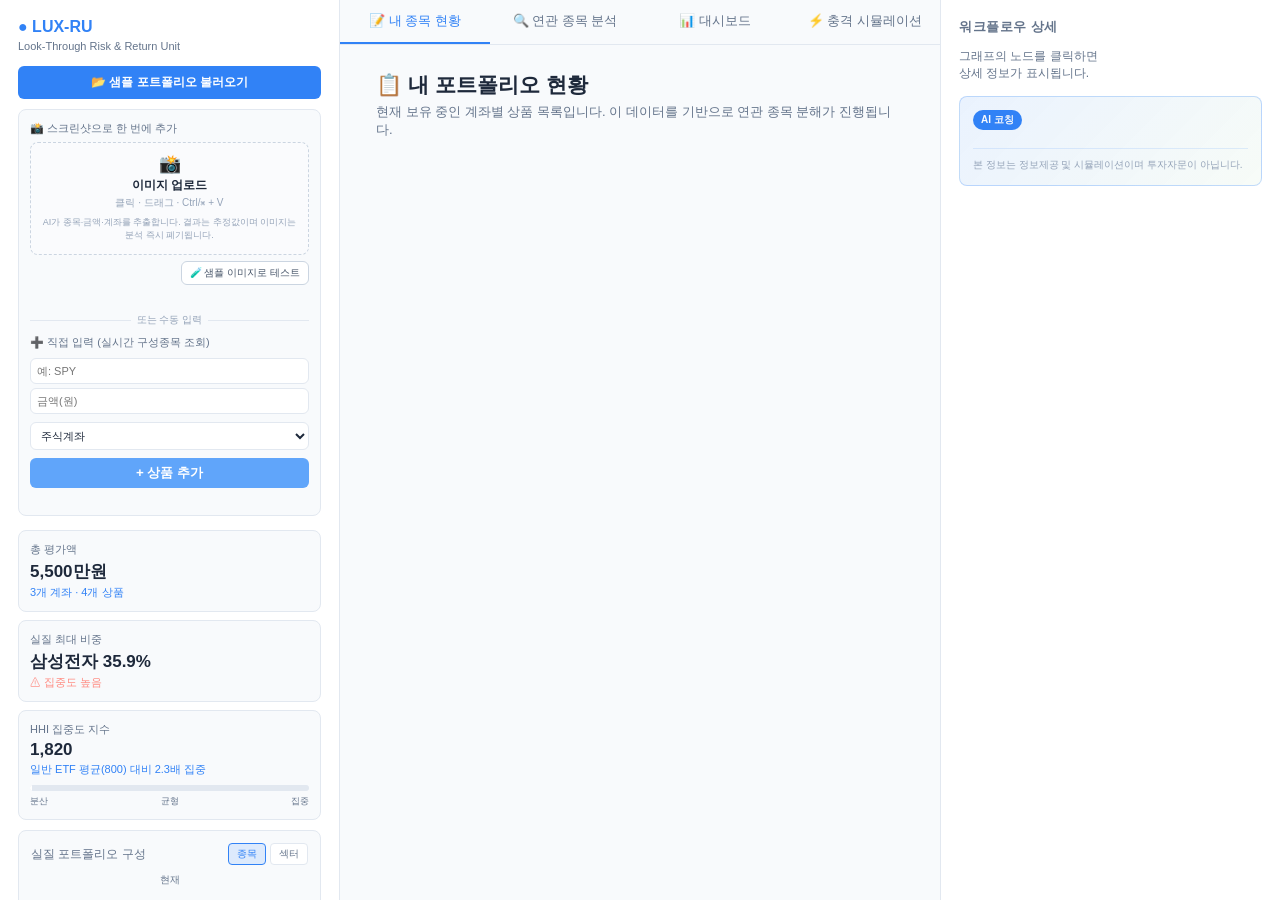
<file: static/index.html>
<!DOCTYPE html>
<html lang="ko">

<head>
    <meta charset="UTF-8">
    <meta name="viewport" content="width=device-width, initial-scale=1.0">
    <title>LUX-RU — Look-Through Risk & Return Unit</title>
    <script src="https://d3js.org/d3.v7.min.js"></script>
    <style>
        * {
            box-sizing: border-box;
            margin: 0;
            padding: 0;
        }

        body {
            background: #f8fafc;
            color: #1e293b;
            font-family: -apple-system, BlinkMacSystemFont, 'Pretendard', 'Segoe UI', sans-serif;
            overflow: hidden;
            height: 100vh;
        }

        #app {
            display: grid;
            grid-template-columns: 340px 1fr 340px;
            height: 100vh;
            transition: grid-template-columns 0.24s ease;
            position: relative;
            overflow: hidden;
        }

        /* ===== 좌측 패널 ===== */
        #left-panel {
            background: #ffffff;
            border-right: 1px solid #e2e8f0;
            padding: 18px;
            overflow-y: auto;
            min-height: 0;
            height: 100%;
        }

        #left-panel h1 {
            font-size: 16px;
            margin-bottom: 4px;
            color: #3182f6;
        }

        #left-panel .subtitle {
            font-size: 11px;
            color: #64748b;
            margin-bottom: 14px;
        }

        /* 페르소나 셀렉터 */
        .persona-row {
            display: flex;
            gap: 4px;
            margin-bottom: 14px;
        }

        .persona-btn {
            flex: 1;
            padding: 6px 4px;
            font-size: 10px;
            background: #f8fafc;
            border: 1px solid #e2e8f0;
            border-radius: 6px;
            color: #64748b;
            cursor: pointer;
            transition: all 0.2s;
        }

        .persona-btn.active {
            background: #3182f622;
            border-color: #3182f6;
            color: #3182f6;
        }

        .stat-card {
            background: #f8fafc;
            border: 1px solid #e2e8f0;
            border-radius: 8px;
            padding: 11px;
            margin-bottom: 8px;
        }

        .stat-card .label {
            font-size: 11px;
            color: #64748b;
            margin-bottom: 3px;
        }

        .stat-card .value {
            font-size: 17px;
            font-weight: 600;
            color: #1e293b;
        }

        .stat-card .sub {
            font-size: 11px;
            color: #3182f6;
            margin-top: 2px;
        }

        .stat-card .sub.warn {
            color: #FF8A80;
        }

        .stat-card .sub.good {
            color: #60a5fa;
        }

        /* HHI 게이지 */
        .hhi-bar {
            margin-top: 8px;
            height: 6px;
            background: #e2e8f0;
            border-radius: 3px;
            overflow: hidden;
            position: relative;
        }

        .hhi-fill {
            height: 100%;
            background: linear-gradient(90deg, #60a5fa, #FFB74D, #FF5252);
            transition: width 0.6s ease;
        }

        .hhi-marker {
            position: absolute;
            top: -3px;
            width: 2px;
            height: 12px;
            background: #fff;
            transition: left 0.6s ease;
        }

        .hhi-scale {
            display: flex;
            justify-content: space-between;
            font-size: 9px;
            color: #64748b;
            margin-top: 4px;
        }

        /* 도넛 비교 영역 */
        .donut-section {
            background: #f8fafc;
            border: 1px solid #e2e8f0;
            border-radius: 8px;
            padding: 12px;
            margin-top: 10px;
            margin-bottom: 10px;
        }

        .donut-section .title {
            font-size: 12px;
            color: #64748b;
            margin-bottom: 8px;
            display: flex;
            justify-content: space-between;
            align-items: center;
        }

        .donut-tabs {
            display: flex;
            gap: 4px;
        }

        .donut-tab {
            padding: 3px 8px;
            font-size: 10px;
            border-radius: 4px;
            background: #ffffff;
            border: 1px solid #e2e8f0;
            color: #64748b;
            cursor: pointer;
            transition: all 0.2s;
        }

        .donut-tab.active {
            background: #3182f622;
            border-color: #3182f6;
            color: #3182f6;
        }

        .donut-compare-row {
            display: flex;
            justify-content: space-around;
            align-items: center;
            margin-bottom: 8px;
        }

        .donut-wrap {
            text-align: center;
            position: relative;
        }

        .donut-wrap .ttl {
            font-size: 10px;
            color: #64748b;
            margin-bottom: 2px;
        }

        .donut-wrap .amt {
            font-size: 11px;
            color: #1e293b;
            font-weight: 600;
            margin-top: 2px;
        }

        .donut-wrap .delta {
            font-size: 11px;
            font-weight: 600;
            margin-top: 2px;
            display: none;
        }

        .donut-wrap .delta.show {
            display: block;
        }

        .donut-wrap .delta.neg {
            color: #FF8A80;
        }

        .donut-wrap .delta.pos {
            color: #60a5fa;
        }

        .donut-arrow {
            color: #3182f6;
            font-size: 18px;
            opacity: 0.5;
            display: none;
        }

        .donut-arrow.show {
            display: block;
        }

        .donut-legend {
            font-size: 11px;
        }

        .donut-legend-item {
            display: flex;
            justify-content: space-between;
            align-items: center;
            padding: 3px 0;
            border-bottom: 1px solid #e2e8f0;
        }

        .donut-legend-item:last-child {
            border: none;
        }

        .dl-left {
            display: flex;
            align-items: center;
            gap: 6px;
            color: #1e293b;
        }

        .dl-dot {
            width: 8px;
            height: 8px;
            border-radius: 50%;
        }

        .dl-right {
            color: #64748b;
            font-size: 10px;
        }

        .view-toggle {
            margin-top: 8px;
        }

        .view-toggle .label {
            font-size: 11px;
            color: #64748b;
            margin-bottom: 6px;
        }

        .toggle-btn {
            display: block;
            width: 100%;
            padding: 7px 10px;
            background: #f8fafc;
            border: 1px solid #e2e8f0;
            border-radius: 6px;
            color: #1e293b;
            cursor: pointer;
            margin-bottom: 5px;
            font-size: 12px;
            transition: all 0.2s;
        }

        .toggle-btn:hover {
            border-color: #3182f6;
        }

        .toggle-btn.active {
            background: #3182f622;
            border-color: #3182f6;
            color: #3182f6;
        }

        /* ===== 중앙 ===== */
        #center-panel {
            position: relative;
            display: flex;
            flex-direction: column;
            background: #f8fafc;
            min-height: 0;
            overflow: hidden;
        }

        .center-tabs {
            display: flex;
            border-bottom: 1px solid #e2e8f0;
            background: #f8fafc;
            overflow-x: auto;
            scrollbar-width: none;
            -webkit-overflow-scrolling: touch;
        }

        .center-tab {
            padding: 13px 12px;
            cursor: pointer;
            font-size: 13px;
            color: #64748b;
            border-bottom: 2px solid transparent;
            transition: all 0.2s;
            flex: 1;
            min-width: 0;
            text-align: center;
            white-space: normal;
            word-break: keep-all;
            line-height: 1.25;
            display: flex;
            align-items: center;
            justify-content: center;
        }

        .center-tab:hover {
            color: #1e293b;
        }

        .center-tab.active {
            color: #3182f6;
            border-bottom-color: #3182f6;
        }

        #graph-container {
            flex: 1;
            position: relative;
            min-height: 0;
        }

        #graph {
            width: 100%;
            height: 100%;
            display: block;
        }

        #graph-display-control {
            position: absolute;
            top: 18px;
            right: 18px;
            z-index: 22;
            max-width: 260px;
            background: rgba(255, 255, 255, 0.88);
            backdrop-filter: blur(8px);
            border: 1px solid #e2e8f0;
            border-radius: 10px;
            padding: 9px 10px;
            box-shadow: 0 8px 22px rgba(15, 23, 42, 0.08);
        }

        .graph-limit-btn {
            width: 100%;
            border: 1px solid #cbd5e1;
            border-radius: 8px;
            background: #f8fafc;
            color: #1e293b;
            font-size: 11px;
            font-weight: 700;
            cursor: pointer;
            padding: 7px 9px;
            transition: all 0.18s ease;
        }

        .graph-limit-btn.active {
            background: #e0f2fe;
            border-color: #38bdf8;
            color: #0369a1;
        }

        .graph-limit-btn:hover {
            border-color: #3182f6;
        }

        .graph-limit-meta {
            margin-top: 5px;
            font-size: 10px;
            line-height: 1.35;
            color: #64748b;
        }

        #sim-container {
            flex: 1;
            padding: 26px 36px;
            overflow-y: auto;
            display: none;
            min-height: 0;
        }

        #graph-empty-state {
            position: absolute;
            inset: 0;
            display: none;
            align-items: center;
            justify-content: center;
            text-align: center;
            color: #64748b;
            font-size: 12px;
            line-height: 1.6;
            padding: 0 24px;
            z-index: 1;
            pointer-events: none;
            background: linear-gradient(180deg, rgba(248, 250, 252, 0.88), rgba(248, 250, 252, 0.94));
        }

        #graph-empty-state strong {
            color: #1e293b;
            font-size: 13px;
            margin-bottom: 4px;
            display: block;
        }

        #sim-container h2 {
            font-size: 21px;
            margin-bottom: 4px;
        }

        #sim-container .desc {
            color: #64748b;
            font-size: 13px;
            margin-bottom: 20px;
        }

        .sim-input-row {
            display: flex;
            gap: 10px;
            margin-bottom: 18px;
        }

        .sim-input {
            flex: 1;
            background: #ffffff;
            border: 1px solid #e2e8f0;
            border-radius: 8px;
            padding: 13px 16px;
            color: #1e293b;
            font-size: 14px;
            font-family: inherit;
        }

        .sim-input:focus {
            outline: none;
            border-color: #3182f6;
        }

        .sim-input::placeholder {
            color: #94a3b8;
        }

        .sim-analyze-btn {
            background: #60a5fa;
            color: #f8fafc;
            border: none;
            padding: 0 26px;
            border-radius: 8px;
            font-weight: 600;
            cursor: pointer;
            font-size: 14px;
            transition: all 0.2s;
        }

        .sim-analyze-btn:hover {
            background: #4dd5c8;
        }

        .preset-section .preset-label {
            font-size: 12px;
            color: #64748b;
            margin-bottom: 10px;
        }

        .preset-row {
            display: flex;
            gap: 8px;
            flex-wrap: wrap;
        }

        .preset-btn {
            background: #ffffff;
            border: 1px solid #e2e8f0;
            color: #1e293b;
            padding: 7px 13px;
            border-radius: 6px;
            font-size: 12px;
            cursor: pointer;
            transition: all 0.2s;
        }

        .preset-btn:hover {
            border-color: #3182f6;
        }

        .preset-btn.active {
            background: #60a5fa22;
            border-color: #60a5fa;
            color: #60a5fa;
        }

        .preset-btn.reset {
            margin-left: auto;
            color: #64748b;
        }

        .sim-result {
            margin-top: 22px;
            background: linear-gradient(135deg, #ffffff, #f1f5f9);
            border: 1px solid #e2e8f0;
            border-radius: 10px;
            padding: 20px;
            display: none;
            max-height: calc(100vh - 220px);
            overflow: auto;
        }

        .sim-result.visible {
            display: block;
            animation: fadeUp 0.4s ease;
        }

        @keyframes fadeUp {
            from {
                transform: translateY(8px);
                opacity: 0;
            }

            to {
                transform: translateY(0);
                opacity: 1;
            }
        }

        .sim-result-header {
            display: flex;
            justify-content: space-between;
            align-items: flex-start;
            margin-bottom: 16px;
        }

        .sim-result-title {
            font-size: 17px;
            font-weight: 600;
        }

        .sim-result-subtitle {
            font-size: 12px;
            color: #64748b;
            margin-top: 4px;
        }

        .sim-result-pct {
            font-size: 13px;
            color: #64748b;
            text-align: right;
            margin-bottom: 4px;
        }

        .sim-result-value {
            font-size: 26px;
            font-weight: 700;
            text-align: right;
        }

        .sim-result-value.negative {
            color: #FF5252;
        }

        .sim-result-value.positive {
            color: #60a5fa;
        }

        .sim-result-amount {
            font-size: 12px;
            color: #64748b;
            text-align: right;
            margin-top: 4px;
        }

        /* 백테스트 라인 차트 */
        .backtest-section {
            margin-top: 18px;
            background: #f8fafc;
            border: 1px solid #e2e8f0;
            border-radius: 8px;
            padding: 14px;
        }

        .backtest-title {
            font-size: 12px;
            color: #64748b;
            margin-bottom: 10px;
            display: flex;
            justify-content: space-between;
        }

        #backtestSvg {
            display: block;
            width: 100%;
            height: 160px;
        }

        .sim-impact-section {
            margin-top: 18px;
        }

        .sim-impact-title {
            font-size: 12px;
            color: #64748b;
            margin-bottom: 10px;
        }

        .sim-impact-bar {
            background: #f8fafc;
            border: 1px solid #e2e8f0;
            border-radius: 6px;
            padding: 9px 13px;
            margin-bottom: 5px;
            display: flex;
            justify-content: space-between;
            align-items: center;
            font-size: 12px;
        }

        .sim-impact-bar .ticker-name {
            color: #1e293b;
        }

        .sim-impact-bar .ticker-pct {
            font-weight: 600;
        }

        .sim-impact-bar .ticker-pct.neg {
            color: #FF8A80;
        }

        .sim-impact-bar .ticker-pct.pos {
            color: #60a5fa;
        }

        /* 리밸런싱 카드 */
        .rebal-section {
            margin-top: 18px;
            background: linear-gradient(135deg, #60a5fa1a, #3182f610);
            border: 1px solid #60a5fa44;
            border-radius: 8px;
            padding: 16px;
        }

        .rebal-title {
            font-size: 13px;
            color: #60a5fa;
            margin-bottom: 10px;
            font-weight: 600;
        }

        .rebal-action {
            background: #f8fafc;
            border: 1px solid #e2e8f0;
            border-radius: 6px;
            padding: 10px 12px;
            margin-bottom: 6px;
            display: flex;
            justify-content: space-between;
            align-items: center;
            font-size: 12px;
        }

        .rebal-action .act-tag {
            padding: 2px 8px;
            border-radius: 10px;
            font-size: 10px;
            font-weight: 600;
            margin-right: 8px;
        }

        .rebal-action .act-tag.sell {
            background: #FF525233;
            color: #FF8A80;
        }

        .rebal-action .act-tag.buy {
            background: #60a5fa33;
            color: #60a5fa;
        }

        .rebal-action .act-amt {
            color: #64748b;
            font-size: 11px;
        }

        .sim-rationale {
            margin-top: 16px;
            padding: 13px;
            background: #f8fafc;
            border: 1px solid #e2e8f0;
            border-radius: 8px;
            font-size: 12px;
            color: #475569;
            line-height: 1.6;
        }

        .sim-rationale .badge {
            display: inline-block;
            background: #60a5fa;
            color: #f8fafc;
            padding: 2px 8px;
            border-radius: 10px;
            font-size: 10px;
            font-weight: 600;
            margin-bottom: 8px;
        }

        /* ===== 우측 ===== */
        #right-panel {
            background: #ffffff;
            border-left: 1px solid #e2e8f0;
            padding: 18px;
            overflow-y: auto;
            min-height: 0;
            height: 100%;
        }

        #right-panel h2 {
            font-size: 13px;
            color: #64748b;
            margin-bottom: 12px;
            text-transform: uppercase;
            letter-spacing: 0.5px;
        }

        .node-detail {
            display: none;
        }

        .node-detail.visible {
            display: block;
        }

        .node-detail .name {
            font-size: 18px;
            font-weight: 600;
            margin-bottom: 4px;
        }

        .node-detail .ticker {
            font-size: 11px;
            color: #64748b;
            margin-bottom: 14px;
        }

        .node-detail .row {
            display: flex;
            justify-content: space-between;
            padding: 7px 0;
            border-bottom: 1px solid #e2e8f0;
            font-size: 12px;
        }

        .node-detail .row .k {
            color: #64748b;
        }

        .node-detail .row .v {
            color: #1e293b;
            font-weight: 500;
        }

        .live-log-wrap {
            margin-top: 14px;
            padding-top: 10px;
            border-top: 1px solid #e2e8f0;
        }

        .live-log-title {
            font-size: 11px;
            color: #64748b;
            margin-bottom: 7px;
            font-weight: 600;
        }

        .live-log-scroll {
            max-height: 380px;
            overflow: auto;
            border: 1px solid #e2e8f0;
            background: #ffffff;
            border-radius: 6px;
            padding: 7px;
            line-height: 1.4;
            white-space: normal;
        }

        .live-log-item {
            font-size: 11px;
            line-height: 1.5;
            margin-bottom: 6px;
            padding-left: 8px;
            border-left: 3px solid transparent;
            white-space: normal;
            word-break: break-word;
            overflow: visible;
            text-overflow: clip;
        }

        .live-log-main {
            margin-top: 2px;
        }

        .live-log-payload {
            margin-top: 4px;
            padding: 4px 6px;
            border: 1px solid #e2e8f0;
            background: #f8fafc;
            border-radius: 4px;
            white-space: pre-wrap;
            word-break: break-word;
            color: #334155;
        }

        .live-log-item b {
            color: #1e293b;
        }

        .live-log-item.INFO {
            border-left-color: #3182f6;
            color: #1e293b;
        }

        .live-log-item.TRACE {
            border-left-color: #64748b;
            color: #334155;
        }

        .live-log-item.DEBUG {
            border-left-color: #60a5fa;
            color: #334155;
        }

        .live-log-item.WARN {
            border-left-color: #F59E0B;
            color: #B45309;
        }

        .live-log-item.ERROR {
            border-left-color: #DC2626;
            color: #B91C1C;
        }

        .live-log-meta {
            display: inline-block;
            margin-right: 6px;
            color: #64748b;
            font-size: 10px;
            font-family: ui-monospace, SFMono-Regular, Menlo, Monaco, Consolas, "Liberation Mono", "Courier New", monospace;
        }

        .comp-toggle-row,
        .comp-toggle-text {
            cursor: pointer;
            user-select: none;
        }

        .source-list {
            margin-top: 14px;
        }

        .source-item {
            background: #f8fafc;
            border: 1px solid #e2e8f0;
            border-radius: 6px;
            padding: 9px;
            margin-bottom: 5px;
            font-size: 12px;
        }

        .source-item .src-name {
            color: #3182f6;
            margin-bottom: 2px;
        }

        .source-item .src-amt {
            color: #64748b;
            font-size: 11px;
        }

        .node-insights {
            display: none;
            margin-top: 14px;
            padding-top: 10px;
            border-top: 1px solid #e2e8f0;
        }

        .node-insights.visible {
            display: block;
        }

        .nd-insights-title {
            font-size: 11px;
            color: #64748b;
            margin-bottom: 8px;
            font-weight: 600;
        }

        .nd-insights-state {
            font-size: 11px;
            color: #64748b;
            line-height: 1.5;
            background: #f8fafc;
            border: 1px solid #e2e8f0;
            border-radius: 6px;
            padding: 9px;
        }

        .nd-insights-state.error {
            color: #b91c1c;
            border-color: #fecaca;
            background: #fff1f2;
        }

        .nd-event-section {
            margin-top: 10px;
        }

        .nd-event-heading {
            font-size: 11px;
            color: #334155;
            margin-bottom: 6px;
            font-weight: 600;
        }

        .nd-event-subheading {
            font-size: 10px;
            color: #64748b;
            margin: 6px 0 4px;
            font-weight: 600;
        }

        .nd-event-empty {
            font-size: 10px;
            color: #94a3b8;
            padding: 2px 0 4px;
        }

        .nd-event-list {
            display: flex;
            flex-direction: column;
            gap: 5px;
        }

        .nd-event-item {
            background: #f8fafc;
            border: 1px solid #e2e8f0;
            border-radius: 6px;
            padding: 8px;
        }

        .nd-event-item-title {
            font-size: 11px;
            color: #1e293b;
            line-height: 1.45;
            margin-bottom: 4px;
            word-break: break-word;
        }

        .nd-event-item-meta {
            font-size: 10px;
            color: #64748b;
            display: flex;
            justify-content: space-between;
            gap: 8px;
        }

        .nd-event-meta-left {
            display: inline-flex;
            align-items: center;
            gap: 6px;
            min-width: 0;
            flex-wrap: wrap;
        }

        .nd-event-item-link {
            font-size: 10px;
            color: #3182f6;
            text-decoration: none;
        }

        .nd-event-item-link:hover {
            text-decoration: underline;
        }

        .nd-sentiment-badge {
            display: inline-block;
            border-radius: 999px;
            padding: 1px 6px;
            font-size: 9px;
            font-weight: 700;
            letter-spacing: 0.2px;
        }

        .nd-sentiment-badge.positive {
            color: #047857;
            background: #d1fae5;
            border: 1px solid #6ee7b7;
        }

        .nd-sentiment-badge.negative {
            color: #b91c1c;
            background: #fee2e2;
            border: 1px solid #fca5a5;
        }

        .nd-sentiment-badge.neutral {
            color: #475569;
            background: #e2e8f0;
            border: 1px solid #cbd5e1;
        }

        .nd-news-more {
            margin-top: 6px;
        }

        .nd-news-more-btn {
            width: 100%;
            background: #f8fafc;
            border: 1px solid #cbd5e1;
            color: #334155;
            border-radius: 6px;
            padding: 6px 8px;
            font-size: 11px;
            cursor: pointer;
            transition: background-color .15s ease, border-color .15s ease;
        }

        .nd-news-more-btn:hover {
            background: #f1f5f9;
            border-color: #94a3b8;
        }

        .nd-sentiment-summary {
            background: #f8fafc;
            border: 1px solid #e2e8f0;
            border-radius: 8px;
            padding: 8px;
            margin-bottom: 8px;
        }

        .nd-sentiment-summary-title {
            font-size: 10px;
            color: #64748b;
            font-weight: 600;
            margin-bottom: 6px;
        }

        .nd-sentiment-row {
            display: grid;
            grid-template-columns: 36px 1fr auto;
            align-items: center;
            gap: 7px;
            margin-top: 5px;
        }

        .nd-sentiment-name {
            font-size: 10px;
            color: #475569;
        }

        .nd-sentiment-track {
            width: 100%;
            height: 8px;
            border-radius: 999px;
            background: #e2e8f0;
            overflow: hidden;
        }

        .nd-sentiment-fill {
            height: 100%;
            border-radius: 999px;
            min-width: 0;
        }

        .nd-sentiment-fill.positive {
            background: #10b981;
        }

        .nd-sentiment-fill.neutral {
            background: #94a3b8;
        }

        .nd-sentiment-fill.negative {
            background: #ef4444;
        }

        .nd-sentiment-pct {
            font-size: 10px;
            color: #334155;
            font-weight: 600;
            min-width: 56px;
            text-align: right;
        }

        .nd-insights-notes {
            margin-top: 8px;
            font-size: 10px;
            color: #64748b;
            line-height: 1.45;
        }

        .nd-insights-note-row {
            margin-top: 3px;
        }

        .ai-coach {
            background: linear-gradient(135deg, #3182f61a, #81C78410);
            border: 1px solid #3182f644;
            border-radius: 8px;
            padding: 13px;
            margin-top: 14px;
            font-size: 12px;
            line-height: 1.6;
        }

        .ai-coach .badge {
            display: inline-block;
            background: #3182f6;
            color: #f8fafc;
            padding: 2px 8px;
            border-radius: 10px;
            font-size: 10px;
            font-weight: 600;
            margin-bottom: 8px;
        }

        /* 알림 토스트 */
        #alert-toast {
            position: absolute;
            top: 16px;
            left: 50%;
            transform: translateX(-50%);
            background: linear-gradient(135deg, #FF5252, #FF8A80);
            color: white;
            padding: 12px 18px;
            border-radius: 8px;
            box-shadow: 0 8px 32px rgba(255, 82, 82, 0.4);
            font-size: 13px;
            font-weight: 500;
            display: none;
            z-index: 100;
            max-width: 500px;
        }

        #alert-toast.show {
            display: block;
            animation: slideDown 0.4s ease;
        }

        @keyframes slideDown {
            from {
                transform: translate(-50%, -20px);
                opacity: 0;
            }

            to {
                transform: translate(-50%, 0);
                opacity: 1;
            }
        }

        #legend {
            position: absolute;
            top: 18px;
            left: 18px;
            background: #ffffffcc;
            backdrop-filter: blur(8px);
            border: 1px solid #e2e8f0;
            border-radius: 8px;
            padding: 10px;
            font-size: 11px;
            z-index: 20;
            max-height: min(62vh, 420px);
            overflow-y: auto;
        }

        #graph-hover-tooltip {
            position: absolute;
            top: 0;
            left: 0;
            min-width: 220px;
            max-width: min(360px, calc(100% - 24px));
            background: rgba(248, 250, 252, 0.86);
            backdrop-filter: blur(9px);
            border: 1px solid rgba(148, 163, 184, 0.56);
            border-radius: 10px;
            box-shadow: 0 14px 34px rgba(15, 23, 42, 0.2);
            padding: 11px 12px;
            font-size: 11px;
            color: #0f172a;
            line-height: 1.45;
            z-index: 32;
            pointer-events: none;
            opacity: 0;
            transform: translate3d(0, 0, 0) scale(0.98);
            transition: opacity 0.12s ease, transform 0.12s ease;
        }

        #graph-hover-tooltip.show {
            opacity: 1;
            transform: translate3d(0, 0, 0) scale(1);
        }

        .graph-hover-title {
            font-size: 12px;
            font-weight: 700;
            color: #0f172a;
            margin-bottom: 2px;
            word-break: keep-all;
        }

        .graph-hover-meta {
            color: #475569;
            font-size: 10px;
            margin-bottom: 7px;
        }

        .graph-hover-row {
            display: flex;
            justify-content: space-between;
            align-items: center;
            gap: 8px;
            margin-top: 3px;
        }

        .graph-hover-key {
            color: #64748b;
        }

        .graph-hover-value {
            color: #0f172a;
            font-weight: 600;
            text-align: right;
        }

        .graph-hover-sources {
            margin-top: 8px;
            padding-top: 8px;
            border-top: 1px solid rgba(148, 163, 184, 0.28);
        }

        .graph-hover-sources-title {
            color: #334155;
            font-size: 10px;
            margin-bottom: 4px;
        }

        .graph-hover-source {
            display: flex;
            justify-content: space-between;
            align-items: center;
            gap: 8px;
            margin-top: 2px;
        }

        .graph-hover-source-name {
            color: #1e3a8a;
            overflow: hidden;
            text-overflow: ellipsis;
            white-space: nowrap;
            max-width: 180px;
        }

        .graph-hover-source-val {
            color: #0f172a;
            font-variant-numeric: tabular-nums;
            white-space: nowrap;
        }

        .graph-hover-more {
            margin-top: 4px;
            color: #64748b;
            font-size: 10px;
        }

        .legend-item {
            display: flex;
            align-items: center;
            margin-bottom: 3px;
        }

        .legend-dot {
            width: 10px;
            height: 10px;
            border-radius: 50%;
            margin-right: 8px;
        }

        #mobile-panel-bar {
            position: fixed;
            top: 0;
            left: 0;
            right: 0;
            z-index: 60;
            height: 44px;
            display: none;
            align-items: center;
            gap: 8px;
            padding: 8px 10px;
            background: #ffffff;
            border-bottom: 1px solid #e2e8f0;
            box-shadow: 0 8px 14px rgba(15, 23, 42, 0.08);
        }

        #mobile-panel-title {
            flex: 1;
            text-align: center;
            font-size: 12px;
            color: #64748b;
            font-weight: 600;
        }

        .mobile-side-close {
            display: none;
        }

        .panel-toggle-btn {
            position: relative;
            height: 31px;
            padding: 0 12px;
            border: 1px solid #d5deeb;
            border-radius: 999px;
            background: linear-gradient(180deg, #ffffff 0%, #f8fafc 100%);
            color: #0f172a;
            font-size: 12px;
            font-weight: 650;
            cursor: pointer;
            display: inline-flex;
            align-items: center;
            justify-content: center;
            gap: 6px;
            box-shadow: 0 6px 16px rgba(15, 23, 42, 0.08);
            transition: border-color 0.2s ease, box-shadow 0.2s ease, transform 0.2s ease, background 0.2s ease;
            white-space: nowrap;
        }

        .panel-toggle-btn:hover {
            transform: translateY(-1px);
            background: linear-gradient(180deg, #f8fbff 0%, #eef5ff 100%);
            border-color: #3182f6;
            box-shadow: 0 10px 20px rgba(49, 130, 246, 0.18);
            color: #0f172a;
        }

        .panel-toggle-btn:active {
            transform: translateY(0);
            box-shadow: 0 4px 10px rgba(15, 23, 42, 0.08);
        }

        .mobile-panel-btn,
        .desktop-panel-btn {
            font-size: 12px;
        }

        .mobile-panel-btn {
            border-radius: 999px;
            height: 30px;
            padding: 0 12px;
            font-weight: 650;
        }

        #mobile-panel-overlay {
            position: fixed;
            inset: 0;
            z-index: 58;
            background: rgba(15, 23, 42, 0.45);
            opacity: 0;
            pointer-events: none;
            transition: opacity 0.2s ease;
        }

        #mobile-panel-overlay.open {
            opacity: 1;
            pointer-events: auto;
        }

        #desktop-panel-controls {
            display: none;
        }


        .ticker-suggestion-box {
            position: absolute;
            left: 0;
            right: 0;
            top: calc(100% + 2px);
            z-index: 220;
            display: none;
            max-height: 195px;
            overflow-y: auto;
            overflow-x: hidden;
            background: #ffffff;
            border: 1px solid #cbd5e1;
            border-top: none;
            border-radius: 0 0 9px 9px;
            box-shadow: 0 12px 20px rgba(15, 23, 42, 0.12);
        }

        .ticker-suggestion-box.open {
            display: block;
        }

        .ticker-suggestion-item {
            display: flex;
            width: 100%;
            border: 0;
            border-bottom: 1px solid #e2e8f0;
            background: transparent;
            padding: 7px 8px;
            cursor: pointer;
            text-align: left;
            font-size: 11px;
            line-height: 1.3;
            color: #1e293b;
            gap: 6px;
        }

        .ticker-suggestion-item:hover,
        .ticker-suggestion-item.active {
            background: #f1f5f9;
        }

        .ticker-suggestion-item:last-child {
            border-bottom: none;
        }

        .ticker-suggestion-symbol {
            color: #0f172a;
            font-weight: 700;
            white-space: nowrap;
        }

        .ticker-suggestion-name {
            flex: 1;
            color: #64748b;
            min-width: 0;
        }

        .ticker-suggestion-meta {
            font-size: 10px;
            color: #94a3b8;
            white-space: nowrap;
        }

        @media (max-width: 900px) {
            #desktop-panel-controls {
                display: none;
            }
            #app {
                grid-template-columns: 1fr;
                position: relative;
                margin-top: 0;
                padding-top: 0;
                height: 100vh;
            }

            #mobile-panel-bar {
                display: flex;
                position: fixed;
                top: calc(52px + env(safe-area-inset-top));
                left: 0;
                right: 0;
                z-index: 85;
                height: auto;
                padding: 0 4px;
                pointer-events: none;
                background: transparent;
                border: none;
                box-shadow: none;
                justify-content: space-between;
                align-items: flex-start;
                gap: 0;
            }

            #mobile-left-toggle,
            #mobile-right-toggle {
                position: static;
                z-index: 86;
                width: 34px;
                height: 102px;
                min-width: 0;
                padding: 6px 0;
                border-radius: 0;
                writing-mode: vertical-rl;
                text-orientation: upright;
                white-space: nowrap;
                font-size: 10px;
                font-weight: 700;
                line-height: 1.2;
                transform: none;
                pointer-events: auto;
                background: linear-gradient(180deg, rgba(255, 255, 255, 0.78) 0%, rgba(248, 250, 252, 0.58) 100%);
                border-color: rgba(213, 222, 235, 0.55);
                box-shadow: 0 6px 14px rgba(15, 23, 42, 0.08);
            }

            #mobile-left-toggle {
                border-radius: 0 10px 10px 0;
            }

            #mobile-right-toggle {
                border-radius: 10px 0 0 10px;
            }

            #left-panel,
            #right-panel {
                position: fixed;
                top: 0;
                bottom: 0;
                width: min(86vw, 360px);
                max-width: 360px;
                z-index: 59;
                transition: transform 0.24s ease;
                box-shadow: 0 14px 36px rgba(15, 23, 42, 0.24);
            }

            #left-panel {
                left: 0;
                transform: translateX(-100%);
            }

            #right-panel {
                right: 0;
                transform: translateX(100%);
            }

            #left-panel.is-open,
            #right-panel.is-open {
                transform: translateX(0);
            }

            #app,
            #left-panel,
            #right-panel,
            #center-panel {
                min-height: 100vh;
                height: 100vh;
            }

            #center-panel {
                padding-top: 0;
            }

            .mobile-side-close {
                display: none;
                width: calc(100% - 8px);
                justify-content: flex-end;
                margin: -2px -4px 10px;
                padding-right: 4px;
            }

            .mobile-side-close-left {
                justify-content: flex-end;
            }

            .mobile-side-close-right {
                justify-content: flex-end;
            }

            .mobile-side-close-left .mobile-panel-btn {
                justify-content: flex-end;
            }

            .mobile-side-close-right .mobile-panel-btn {
                justify-content: flex-end;
            }

            .mobile-side-close .mobile-panel-btn {
                margin-left: auto;
                height: 28px;
                font-size: 11px;
            }

            .mobile-side-close .mobile-panel-btn:first-child {
                margin-right: 6px;
            }

            .mobile-panel-btn {
                font-size: 11px;
                white-space: nowrap;
            }

            .center-tabs {
                display: flex;
                flex-wrap: nowrap;
                overflow-x: auto;
                scrollbar-width: none;
                -webkit-overflow-scrolling: touch;
            }

            .center-tab {
                flex: 1;
                min-width: 90px;
                white-space: normal;
                text-align: center;
                word-break: keep-all;
                font-size: 10px;
                line-height: 1.25;
                padding: 10px 7px;
                display: flex;
                align-items: center;
                justify-content: center;
            }

            #mobile-panel-title {
                font-size: 11px;
            }

            #sim-container,
            #dashboard-container,
            #holdings-container {
                padding: 16px 12px;
            }

            #graph-container {
                padding: 0;
            }

            #graph-empty-state {
                padding: 0 12px;
                text-align: center;
                font-size: 11px;
            }

            #graph-empty-state strong {
                font-size: 12px;
            }

            #legend {
                top: calc(52px + env(safe-area-inset-top));
                left: 42px;
                padding: 8px;
                font-size: 10px;
            }

            #graph-display-control {
                top: calc(52px + env(safe-area-inset-top));
                right: 8px;
                max-width: 190px;
                padding: 7px 8px;
            }

            .graph-limit-btn {
                font-size: 10px;
                padding: 6px 7px;
            }

            .graph-limit-meta {
                display: none;
            }
        }

        @media (max-width: 440px) {
            .center-tab {
                font-size: 10px;
                padding: 9px 6px;
                min-width: 84px;
            }

            #mobile-panel-bar {
                padding: 8px 6px;
            }

            #mobile-panel-title {
                display: none;
            }
        }

        /* ============================================================
         * Utility classes (refactored from repeated inline styles)
         * 의미적 패턴을 클래스로 추출하여 일관성/유지보수성 확보.
         * ============================================================ */

        /* --- Section headers (탭별 페이지 헤더) --- */
        .section-title {
            font-size: 21px;
            margin-bottom: 4px;
            color: #1e293b;
        }
        .section-desc {
            color: #64748b;
            font-size: 13px;
            margin-bottom: 20px;
        }

        /* --- Dashboard cards (대시보드 KPI 카드) --- */
        .dash-card-row {
            display: flex;
            gap: 16px;
            margin-bottom: 24px;
        }
        .dash-card-row + .dash-card-row { margin-top: 0; }
        .dash-grid {
            display: flex;
            gap: 16px;
        }
        .dash-card {
            flex: 1;
            background: #fff;
            border: 1px solid #e2e8f0;
            border-radius: 12px;
            padding: 16px;
        }
        .dash-card--wide { flex: 2; }
        .dash-card-label {
            font-size: 12px;
            color: #64748b;
            margin-bottom: 4px;
        }
        .dash-card-value {
            font-size: 20px;
            font-weight: 700;
            color: #1e293b;
        }
        .dash-card-heading {
            font-size: 14px;
            margin-bottom: 12px;
            color: #1e293b;
        }

        /* --- Dashboard table (Top 30 종목) --- */
        .dash-table {
            width: 100%;
            border-collapse: collapse;
            font-size: 12px;
        }
        .dash-table thead tr {
            border-bottom: 2px solid #e2e8f0;
        }
        .dash-table th {
            padding: 6px 4px;
            color: #64748b;
            font-weight: 600;
        }
        .dash-table th.t-left  { text-align: left;   }
        .dash-table th.t-right { text-align: right;  }
        .dash-table th.t-center{ text-align: center; }
        .dash-table td.t-left  { text-align: left;   padding: 8px 4px; color: #64748b; }
        .dash-table td.t-right { text-align: right;  padding: 8px 4px; color: #1e293b; font-weight: 600; }
        .dash-table td.t-center{ text-align: center; padding: 8px 4px; color: #64748b; }

        /* --- Dashboard sub-tabs Segmented Control --- */
        .dash-sub-tabs {
            display: inline-flex;
            background: rgba(241, 245, 249, 0.85);
            padding: 4px;
            border-radius: 99px;
            border: 1px solid rgba(226, 232, 240, 0.8);
            backdrop-filter: blur(8px);
            -webkit-backdrop-filter: blur(8px);
            box-shadow: inset 0 1px 2px rgba(0, 0, 0, 0.02);
        }
        .dash-sub-tab {
            padding: 8px 18px;
            cursor: pointer;
            font-size: 12px;
            font-weight: 700;
            color: #64748b;
            border-radius: 99px;
            transition: all 0.25s cubic-bezier(0.4, 0, 0.2, 1);
            user-select: none;
            display: flex;
            align-items: center;
            gap: 6px;
        }
        .dash-sub-tab:hover {
            color: #1e293b;
        }
        .dash-sub-tab.active {
            background: #ffffff;
            color: #3182f6;
            box-shadow: 0 2px 8px rgba(49, 130, 246, 0.12), 0 1px 3px rgba(0, 0, 0, 0.04);
            transform: scale(1.02);
        }

        .screener-sector-badge {
            background: rgba(241, 245, 249, 0.7);
            color: #475569;
            padding: 3px 8px;
            border-radius: 6px;
            font-size: 11px;
            font-weight: 500;
            border: 1px solid rgba(226, 232, 240, 0.5);
        }
        .screener-row {
            transition: background 0.15s ease;
        }
        .screener-row:hover {
            background: #f8fafc;
        }
        .screener-result-card .dash-table {
            min-width: 940px;
        }
        .screener-result-card .dash-table thead th,
        .screener-result-card .screener-row td {
            white-space: nowrap;
            vertical-align: middle;
        }
        .screener-result-card .screener-row td:nth-child(2) {
            max-width: 240px;
            overflow: hidden;
            text-overflow: ellipsis;
        }
        .text-danger {
            color: #ef4444 !important;
        }
        .text-primary {
            color: #3182f6 !important;
        }

        /* --- Screener Styles --- */
        .screener-filter-card {
            background: #ffffff;
            border: 1px solid #e2e8f0;
            border-radius: 12px;
            padding: 20px;
            margin-bottom: 20px;
        }
        .screener-seg-btn {
            background: transparent;
            border: none;
            color: #64748b;
            padding: 8px 12px;
            font-size: 11px;
            font-weight: 600;
            border-radius: 6px;
            cursor: pointer;
            transition: all 0.2s;
            flex: 1;
            text-align: center;
        }
        .screener-seg-btn:hover {
            color: #1e293b;
        }
        .screener-seg-btn.active {
            background: #ffffff;
            color: #3182f6;
            box-shadow: 0 1px 3px rgba(0,0,0,0.08);
        }
        .screener-tag {
            background: #f1f5f9;
            color: #475569;
            padding: 6px 12px;
            border-radius: 20px;
            font-size: 11px;
            font-weight: 600;
            cursor: pointer;
            transition: all 0.2s;
            border: 1px solid transparent;
            user-select: none;
        }
        .screener-tag:hover {
            background: #e2e8f0;
            color: #1e293b;
        }
        .screener-tag.active {
            background: #e0f2fe;
            color: #0369a1;
            border-color: #bae6fd;
        }
        .screener-add-btn {
            background: #3182f6;
            color: white;
            border: none;
            padding: 4px 10px;
            font-size: 11px;
            font-weight: 600;
            border-radius: 6px;
            cursor: pointer;
            transition: all 0.2s;
        }
        .screener-add-btn:hover {
            background: #1b64da;
            box-shadow: 0 2px 8px rgba(49, 130, 246, 0.3);
        }
        .sortable-header {
            user-select: none;
        }
        .sortable-header:hover {
            background: #f1f5f9;
        }

        /* --- Dashboard benchmark chart --- */
        .dash-bench-meta {
            font-size: 11px;
            color: #64748b;
            margin-bottom: 8px;
        }
        #dashBenchmarkSvg {
            display: block;
            width: 100%;
            height: 230px;
            border: 1px solid #f1f5f9;
            border-radius: 8px;
            background: #fcfdff;
        }
        .dash-bench-legend {
            margin-top: 10px;
            display: flex;
            gap: 8px;
            flex-wrap: wrap;
        }
        .dash-bench-item {
            display: inline-flex;
            align-items: center;
            gap: 6px;
            border: 1px solid #e2e8f0;
            border-radius: 999px;
            padding: 4px 8px;
            font-size: 11px;
            color: #475569;
            background: #ffffff;
        }
        .dash-bench-dot {
            width: 8px;
            height: 8px;
            border-radius: 50%;
            flex-shrink: 0;
        }
        .dash-bench-note {
            margin-top: 8px;
            font-size: 11px;
            color: #64748b;
        }

        /* --- Sector list (좌측/대시보드 공통) --- */
        .sector-row {
            display: grid;
            grid-template-columns: 120px 1fr 56px;
            align-items: center;
            gap: 12px;
            padding: 8px 0;
            font-size: 12px;
            border-bottom: 1px solid #f1f5f9;
        }
        .sector-row:last-child { border-bottom: 0; }
        .sector-name {
            display: flex;
            align-items: center;
            gap: 6px;
            color: #1e293b;
        }
        .sector-dot {
            width: 8px;
            height: 8px;
            border-radius: 50%;
            flex-shrink: 0;
        }
        .sector-bar {
            height: 8px;
            background: #f1f5f9;
            border-radius: 4px;
            overflow: hidden;
        }
        .sector-bar-fill {
            height: 100%;
            border-radius: 4px;
            transition: width 0.4s ease;
        }
        .sector-pct {
            color: #64748b;
            font-family: 'JetBrains Mono', monospace;
            text-align: right;
        }

        /* --- Muted/inline text utilities --- */
        .muted-xs   { color: #94a3b8; font-size: 11px; }
        .muted-sm   { color: #64748b; font-size: 11px; }
        .muted-md   { color: #64748b; font-size: 12px; }
        .text-danger { color: #FF8A80; }
        .right-align { text-align: right; }
        .u-hidden { display: none !important; }

        /* --- Buttons (인라인 스타일로 흩어진 액션 버튼 통일) --- */
        .pri-btn {
            width: 100%;
            padding: 8px;
            background: #3182f6;
            color: #fff;
            border: none;
            border-radius: 6px;
            font-weight: 600;
            cursor: pointer;
            font-size: 12px;
            transition: background 0.15s;
        }
        .pri-btn:hover { background: #2563eb; }
        .pri-btn--mb { margin-bottom: 10px; }
        .sec-btn {
            width: 100%;
            padding: 6px;
            background: #60a5fa;
            color: #fff;
            border: none;
            border-radius: 6px;
            font-weight: 600;
            cursor: pointer;
            margin-bottom: 8px;
            transition: background 0.15s;
        }
        .sec-btn:hover { background: #3b82f6; }

        /* --- Form inputs (포트폴리오 직접입력) --- */
        .builder-input {
            width: 100%;
            background: #ffffff;
            border: 1px solid #e2e8f0;
            border-radius: 6px;
            padding: 6px;
            color: #1e293b;
            font-size: 11px;
            outline: none;
        }
        .builder-input:focus { border-color: #3182f6; }
        .builder-input--upper { text-transform: uppercase; }
        .builder-select {
            flex: 1;
            background: #ffffff;
            border: 1px solid #e2e8f0;
            border-radius: 6px;
            padding: 6px;
            color: #1e293b;
            font-size: 11px;
            outline: none;
        }

        /* --- Screenshot uploader --- */
        .screenshot-drop-zone {
            border: 1.5px dashed #cbd5e1;
            border-radius: 8px;
            padding: 12px 8px;
            text-align: center;
            cursor: pointer;
            transition: border-color 0.18s ease, background 0.18s ease;
            background: #fafbfd;
            user-select: none;
            outline: none;
        }
        .screenshot-drop-zone:hover,
        .screenshot-drop-zone:focus-visible,
        .screenshot-drop-zone.drag-over {
            border-color: #3182f6;
            background: #eff6ff;
        }
        .screenshot-drop-zone.is-loading {
            border-color: #3182f6;
            background: #eff6ff;
            cursor: progress;
        }
        .screenshot-drop-icon {
            font-size: 18px;
            line-height: 1;
            margin-bottom: 4px;
        }
        .screenshot-drop-title {
            font-size: 12px;
            font-weight: 600;
            color: #1e293b;
            margin-bottom: 2px;
        }
        .screenshot-drop-hint {
            font-size: 10px;
            color: #94a3b8;
            margin-bottom: 6px;
        }
        .screenshot-disclaimer {
            font-size: 9px;
            color: #94a3b8;
            line-height: 1.45;
        }
        .screenshot-status {
            font-size: 10px;
            color: #64748b;
            margin-top: 6px;
            min-height: 12px;
            line-height: 1.45;
        }
        .screenshot-status.error { color: #ef4444; }
        .screenshot-status.success { color: #10b981; }
        .screenshot-warnings {
            margin-top: 4px;
            padding: 6px 8px;
            background: #fff7ed;
            border: 1px solid #fed7aa;
            border-radius: 6px;
            font-size: 10px;
            color: #9a3412;
            line-height: 1.45;
        }
        .screenshot-warnings ul {
            margin: 2px 0 0 14px;
            padding: 0;
        }
        .screenshot-actions {
            display: flex;
            justify-content: flex-end;
            margin-top: 6px;
        }
        .screenshot-sample-btn {
            font-size: 10px;
            padding: 4px 8px;
            border: 1px solid #cbd5e1;
            border-radius: 6px;
            background: #ffffff;
            color: #475569;
            cursor: pointer;
            transition: all 0.15s ease;
        }
        .screenshot-sample-btn:hover {
            border-color: #3182f6;
            color: #3182f6;
            background: #eff6ff;
        }
        .screenshot-sample-btn:disabled {
            opacity: 0.55;
            cursor: progress;
        }
        .screenshot-preview {
            position: relative;
            margin-top: 8px;
            border: 1px solid #e2e8f0;
            border-radius: 8px;
            overflow: hidden;
            background: #ffffff;
        }
        .screenshot-preview img {
            display: block;
            width: 100%;
            max-height: 220px;
            object-fit: contain;
            background: #f8fafc;
        }
        .screenshot-preview-close {
            position: absolute;
            top: 4px;
            right: 4px;
            width: 22px;
            height: 22px;
            border: none;
            border-radius: 50%;
            background: rgba(15, 23, 42, 0.55);
            color: #ffffff;
            font-size: 14px;
            line-height: 1;
            cursor: pointer;
            display: flex;
            align-items: center;
            justify-content: center;
        }
        .screenshot-preview-close:hover { background: rgba(15, 23, 42, 0.75); }
        .screenshot-divider {
            display: flex;
            align-items: center;
            gap: 6px;
            margin: 10px 0 8px;
            font-size: 10px;
            color: #94a3b8;
        }
        .screenshot-divider::before,
        .screenshot-divider::after {
            content: "";
            flex: 1;
            height: 1px;
            background: #e2e8f0;
        }

        /* --- Visually-hidden a11y label (label for screen readers only) --- */
        .visually-hidden {
            position: absolute !important;
            width: 1px;
            height: 1px;
            padding: 0;
            margin: -1px;
            overflow: hidden;
            clip: rect(0, 0, 0, 0);
            white-space: nowrap;
            border: 0;
        }
    </style>
</head>

<body>
    <div id="mobile-panel-overlay" aria-hidden="true"></div>

    <div id="mobile-panel-bar">
        <button id="mobile-left-toggle" class="mobile-panel-btn panel-toggle-btn" type="button">◀ 포트폴리오</button>
        <button id="mobile-right-toggle" class="mobile-panel-btn panel-toggle-btn" type="button">☰ 스크리너</button>
    </div>

    <!-- 데스크탑 접기/열기 버튼 제거됨 -->

    <div id="app">
        <!-- ============ 좌측 ============ -->
        <div id="left-panel">
            <div class="mobile-side-close mobile-side-close-left">
                <button id="mobile-left-close" class="mobile-panel-btn panel-toggle-btn" type="button">◀ 열기</button>
            </div>
            <h1>● LUX-RU</h1>
            <div class="subtitle">Look-Through Risk & Return Unit</div>

            <!-- 샘플 데이터 로드 -->
            <button id="loadSampleBtn" class="pri-btn pri-btn--mb">📂 샘플 포트폴리오 불러오기</button>

            <!-- 포트폴리오 직접 입력 (라이브 연동) -->
            <div id="portfolio-builder" style="background: #f8fafc; border: 1px solid #e2e8f0; border-radius: 8px; padding: 11px; margin-bottom: 14px;">
                <!-- 스크린샷 자동 파싱 -->
                <div id="screenshot-uploader" style="margin-bottom: 4px;">
                    <div class="label" style="font-size: 11px; color: #64748b; margin-bottom: 6px;">📸 스크린샷으로 한 번에 추가</div>
                    <div class="screenshot-drop-zone" id="screenshotDropZone" tabindex="0" role="button" aria-label="포트폴리오 스크린샷 업로드">
                        <input type="file" id="screenshotFileInput" accept="image/png,image/jpeg,image/jpg,image/webp" hidden>
                        <div class="screenshot-drop-icon">📸</div>
                        <div class="screenshot-drop-title">이미지 업로드</div>
                        <div class="screenshot-drop-hint">클릭 · 드래그 · Ctrl/⌘ + V</div>
                        <div class="screenshot-disclaimer">AI가 종목·금액·계좌를 추출합니다. 결과는 추정값이며 이미지는 분석 즉시 폐기됩니다.</div>
                    </div>
                    <div class="screenshot-actions">
                        <button type="button" id="screenshotSampleBtn" class="screenshot-sample-btn">🧪 샘플 이미지로 테스트</button>
                    </div>
                    <div class="screenshot-preview" id="screenshotPreview" style="display:none;">
                        <img id="screenshotPreviewImg" alt="업로드된 스크린샷 미리보기">
                        <button type="button" id="screenshotPreviewClose" class="screenshot-preview-close" aria-label="미리보기 닫기">×</button>
                    </div>
                    <div class="screenshot-status" id="screenshotStatus" aria-live="polite"></div>
                    <div class="screenshot-warnings" id="screenshotWarnings" style="display:none;"></div>
                </div>
                <div class="screenshot-divider">또는 수동 입력</div>
                <div class="label" style="font-size: 11px; color: #64748b; margin-bottom: 8px;">➕ 직접 입력 (실시간 구성종목 조회)</div>
                <div style="display:flex; flex-direction:column; gap:4px; margin-bottom:8px;">
                    <div style="position:relative; width:100%;">
                        <input type="text" id="tickerInput" placeholder="예: SPY" autocomplete="off" spellcheck="false" class="builder-input builder-input--upper">
                        <div id="tickerSuggestionBox" class="ticker-suggestion-box" role="listbox" aria-label="티커 추천 목록"></div>
                    </div>
                    <input type="number" id="amountInput" placeholder="금액(원)" class="builder-input">
                </div>
                <div style="display:flex; gap:4px; margin-bottom:8px;">
                    <label for="accountTypeInput" class="visually-hidden">계좌 유형</label>
                    <select id="accountTypeInput" class="builder-select">
                        <option value="taxable">주식계좌</option>
                        <option value="pension_saving">연금저축</option>
                        <option value="isa">ISA</option>
                        <option value="irp">IRP</option>
                        <option value="deposit">예수금/입출금</option>
                        <option value="etc">기타</option>
                    </select>
                </div>
                <button id="addPosBtn" class="sec-btn">+ 상품 추가</button>
                <ul id="posList" style="list-style:none; font-size:11px; color:#1e293b; margin-bottom:8px; padding-left:0;"></ul>
                <button id="analyzeLiveBtn" class="pri-btn u-hidden">실시간 분석 시작</button>
            </div>

            <div class="stat-card">
                <div class="label">총 평가액</div>
                <div class="value" id="totalAUM">5,500만원</div>
                <div class="sub" id="accountSummary">3개 계좌 · 4개 상품</div>
            </div>
            <div class="stat-card">
                <div class="label">실질 최대 비중</div>
                <div class="value" id="topStock">삼성전자 35.9%</div>
                <div class="sub warn" id="topStockWarn">⚠ 집중도 높음</div>
            </div>

            <!-- HHI 게이지 -->
            <div class="stat-card">
                <div class="label">HHI 집중도 지수</div>
                <div class="value" id="hhiValue">1,820</div>
                <div class="sub" id="hhiInterpret">일반 ETF 평균(800) 대비 2.3배 집중</div>
                <div class="hhi-bar">
                    <div class="hhi-fill" id="hhiFill" style="width:0%"></div>
                    <div class="hhi-marker" id="hhiMarker" style="left:0%"></div>
                </div>
                <div class="hhi-scale"><span>분산</span><span>균형</span><span>집중</span></div>
            </div>

            <!-- 도넛 비교 -->
            <div class="donut-section">
                <div class="title">
                    <span>실질 포트폴리오 구성</span>
                    <div class="donut-tabs">
                        <span class="donut-tab active" data-mode="stock">종목</span>
                        <span class="donut-tab" data-mode="sector">섹터</span>
                    </div>
                </div>
                <div class="donut-compare-row">
                    <div class="donut-wrap">
                        <div class="ttl">현재</div>
                        <svg id="donutBefore" width="115" height="115"></svg>
                        <div class="amt" id="donutBeforeAmt">5,500만</div>
                    </div>
                    <div class="donut-arrow" id="donutArrow">→</div>
                    <div class="donut-wrap" id="donutAfterWrap" style="display:none;">
                        <div class="ttl">시뮬 후</div>
                        <svg id="donutAfter" width="115" height="115"></svg>
                        <div class="amt" id="donutAfterAmt">-</div>
                        <div class="delta" id="donutDelta">-</div>
                    </div>
                </div>
                <div class="donut-legend" id="donutLegend"></div>
            </div>

            <div class="view-toggle">
                <div class="label">그래프 뷰 모드</div>
                <button class="toggle-btn active" data-view="default">기본 (계좌 → 종목)</button>
                <button class="toggle-btn" data-view="sector">섹터 클러스터 뷰</button>
            </div>
        </div>

        <!-- ============ 중앙 ============ -->
        <div id="center-panel">
            <div class="center-tabs">
                <div class="center-tab active" data-tab="holdings">📝 내 종목 현황</div>
                <div class="center-tab" data-tab="graph">🔍 연관 종목 분석</div>
                <div class="center-tab" data-tab="dashboard">📊 대시보드</div>
                <div class="center-tab" data-tab="sim">⚡ 충격 시뮬레이션</div>
            </div>

            <!-- 내 종목 현황 탭 -->
            <div id="holdings-container" style="flex:1; min-height:0; padding:26px 36px; overflow-y:auto;">
                <h2 class="section-title">📋 내 포트폴리오 현황</h2>
                <div class="section-desc">현재 보유 중인 계좌별 상품 목록입니다. 이 데이터를 기반으로 연관 종목 분해가 진행됩니다.</div>
                <div id="holdingsFullView"></div>
            </div>

            <div id="graph-container" style="display:none;">
                <div id="graph-empty-state">
                    <div>
                        <strong>연관 종목 그래프를 불러오는 중입니다.</strong>
                        실시간 분석이 완료되면 네트워크/보유 구성에 따라 종목 노드가 표시됩니다.
                    </div>
                </div>
                <canvas id="graph"></canvas>
                <div id="alert-toast"></div>
                <div id="legend"></div>
                <div id="graph-display-control">
                    <button id="etfDisplayLimitToggle" class="graph-limit-btn active" type="button">ETF 구성 상위 20개 표시 ON</button>
                    <div id="etfDisplayLimitMeta" class="graph-limit-meta">그래프 표시만 제한합니다. 분석 계산은 전체 구성 기준입니다.</div>
                </div>
                <div id="graph-hover-tooltip" aria-hidden="true"></div>
            </div>

            <div id="sim-container">
                <h2>시장 충격 시뮬레이션</h2>
                <div class="desc">거시 경제 변수나 특정 이벤트가 내 포트폴리오에 미치는 실질적 영향을 분석합니다.</div>

                <div class="sim-input-row">
                    <button class="sim-analyze-btn" id="simAnalyzeBtn" style="width:100%;height:44px;">분석하기</button>
                </div>
                <div class="desc" style="margin-top:-6px;margin-bottom:14px;font-size:12px;">
                    위 시나리오를 선택한 뒤 <b>분석하기</b>를 눌러 실행하세요.
                </div>

                <div class="preset-section">
                    <div class="preset-label">📅 과거 실제 이벤트 시나리오 (실측 데이터 기반)</div>
                    <div class="preset-row">
                        <button class="preset-btn" data-scenario="covid_2020">2020 코로나19</button>
                        <button class="preset-btn" data-scenario="rate_hike_2022">2022 美 금리 인상</button>
                        <button class="preset-btn" data-scenario="trade_war_2018">2018 미중 무역분쟁</button>
                        <button class="preset-btn" data-scenario="financial_crisis_2008">2008 금융위기</button>
                        <button class="preset-btn" data-scenario="nvidia_2024">2024 엔비디아 쇼크</button>
                        <button class="preset-btn reset" data-scenario="reset">초기화</button>
                    </div>
                </div>

                <div class="sim-result" id="simResult">
                    <div class="sim-result-header">
                        <div>
                            <div class="sim-result-title" id="srTitle"></div>
                            <div class="sim-result-subtitle" id="srSubtitle"></div>
                        </div>
                        <div>
                            <div class="sim-result-pct">예상 포트폴리오 변동</div>
                            <div class="sim-result-value" id="srValue"></div>
                            <div class="sim-result-amount" id="srAmount"></div>
                        </div>
                    </div>

                    <!-- 백테스트 라인 차트 -->
                    <div class="backtest-section">
                        <div class="backtest-title">
                            <span>📉 해당 기간 실제 시장 백테스트 (yfinance 일봉)</span>
                            <span id="backtestRange" style="color:#64748b;font-size:11px;"></span>
                        </div>
                        <svg id="backtestSvg"></svg>
                    </div>

                    <div class="sim-impact-section">
                        <div class="sim-impact-title">주요 영향 종목 (실질 익스포저 기준)</div>
                        <div id="srImpactList"></div>
                    </div>

                    <!-- 리밸런싱 제안 -->
                    <div class="rebal-section" id="rebalSection">
                        <div class="rebal-title">💡 AI 리밸런싱 제안</div>
                        <div id="rebalActions"></div>
                        <div style="font-size:11px;color:#64748b;margin-top:8px;line-height:1.5;" id="rebalSummary">
                        </div>
                    </div>

                    <div class="sim-rationale">
                        <span class="badge">AI 추론 근거</span>
                        <div id="srRationale"></div>
                    </div>
                </div>
            </div>

            <!-- 대시보드 탭 -->
            <div id="dashboard-container" style="display:none; flex:1; min-height:0; padding:26px 36px; overflow-y:auto;">
                <div style="display: flex; justify-content: space-between; align-items: flex-start; margin-bottom: 20px; flex-wrap: wrap; gap: 16px;">
                    <div>
                        <h2 class="section-title" id="dash-title" style="margin-bottom: 4px;">📊 포트폴리오 대시보드</h2>
                        <div class="section-desc" id="dash-desc" style="margin: 0;">연관 종목 분석 결과를 기반으로 산출된 주요 지표와 상위 비중 종목입니다.</div>
                    </div>
                    <!-- 서브 탭 (세그먼트 컨트롤) -->
                    <div class="dash-sub-tabs">
                        <div class="dash-sub-tab active" data-sub-tab="overview">📊 분석 대시보드</div>
                        <div class="dash-sub-tab" data-sub-tab="screener">🔍 조건식 종목 스크리너</div>
                    </div>
                </div>

                <!-- 대시보드 메인 콘텐츠 -->
                <div id="dash-overview-content">
                    <div class="dash-card-row">
                        <div class="dash-card">
                            <div class="dash-card-label">집중도 지수 (HHI)</div>
                            <div id="dashHHI" class="dash-card-value">-</div>
                        </div>
                        <div class="dash-card">
                            <div class="dash-card-label">최대 비중 종목</div>
                            <div id="dashMaxStock" class="dash-card-value">-</div>
                        </div>
                    </div>

                    <div class="dash-card-row">
                        <div class="dash-card">
                            <h3 class="dash-card-heading">내 포트폴리오 수익률 vs 벤치마크 (KOSPI/S&P/나스닥)</h3>
                            <div class="dash-bench-meta" id="dashBenchmarkRange">최근 1년 데이터를 불러오는 중입니다.</div>
                            <svg id="dashBenchmarkSvg"></svg>
                            <div class="dash-bench-legend" id="dashBenchmarkLegend"></div>
                            <div class="dash-bench-note" id="dashBenchmarkNote"></div>
                        </div>
                    </div>

                    <!-- 섹터별 실질 비중 (전체 폭) -->
                    <div class="dash-card-row">
                        <div class="dash-card">
                            <h3 class="dash-card-heading">섹터별 실질 비중</h3>
                            <div id="dashSectorList"></div>
                        </div>
                    </div>

                    <!-- 상위 30개 연관 종목 (전체 폭) -->
                    <div class="dash-card-row">
                        <div class="dash-card">
                            <h3 class="dash-card-heading">상위 30개 연관 종목</h3>
                            <table class="dash-table">
                                <thead>
                                    <tr>
                                        <th class="t-left">순위</th>
                                        <th class="t-left">종목명</th>
                                        <th class="t-left">섹터</th>
                                        <th class="t-right">실질 투자액</th>
                                        <th class="t-right">비중</th>
                                        <th class="t-center">신뢰도</th>
                                    </tr>
                                </thead>
                                <tbody id="top30Tbody"></tbody>
                            </table>
                        </div>
                    </div>
                </div>

                <!-- 스크리너 콘텐츠 -->
                <div id="dash-screener-content" style="display:none;">
                    <div class="screener-filter-card">
                        <!-- 검색 쿼리 -->
                        <div class="screener-filter-group" style="margin-bottom:16px;">
                            <div class="screener-search-wrap" style="position:relative; display:flex; gap:8px;">
                                <div style="flex:1; position:relative; display:flex;">
                                    <input type="text" id="screenerSearchInput" placeholder="종목코드(티커) 또는 종목명(한/영) 검색..."
                                           style="width:100%; padding:10px 14px; border:1px solid #e2e8f0; border-radius:8px; font-size:13px; outline:none; transition:border 0.2s; box-shadow:0 1px 2px rgba(0,0,0,0.03);" autocomplete="off" />
                                    <div id="screenerSuggestionBox" class="ticker-suggestion-box" role="listbox" aria-label="스크리너 종목 추천"></div>
                                </div>
                                <button type="button" id="screenerResetFilters" style="padding:0 14px; font-size:13px; font-weight:600; border-radius:8px; cursor:pointer; background:#f8fafc; border:1px solid #e2e8f0; color:#64748b; height:100%; min-height:40px; align-self:stretch; display:flex; align-items:center; gap:6px; transition:all 0.2s;" onmouseover="this.style.background='#f1f5f9'; this.style.color='#1e293b';" onmouseout="this.style.background='#f8fafc'; this.style.color='#64748b';">
                                    <svg xmlns="http://www.w3.org/2000/svg" width="14" height="14" viewBox="0 0 24 24" fill="none" stroke="currentColor" stroke-width="2" stroke-linecap="round" stroke-linejoin="round"><path d="M3 12a9 9 0 1 0 9-9 9.75 9.75 0 0 0-6.74 2.74L3 8"/><path d="M3 3v5h5"/></svg>
                                    초기화
                                </button>
                            </div>
                        </div>

                        <div class="screener-flex-filters" style="display:flex; flex-wrap:wrap; gap:16px; margin-bottom:16px;">
                            <!-- 국가/시장 선택 -->
                            <div class="screener-control-box" style="flex:1; min-width:200px;">
                                <div class="screener-control-label" style="font-size:11px; font-weight:600; color:#64748b; margin-bottom:6px;">시장 / 국가</div>
                                <div class="screener-segmented-btns" id="screenerCountrySelect" style="display:flex; background:#f1f5f9; padding:2px; border-radius:6px;">
                                    <button class="screener-seg-btn active" data-val="all">전체</button>
                                    <button class="screener-seg-btn" data-val="KR">한국 (KRX)</button>
                                    <button class="screener-seg-btn" data-val="US">미국 (US)</button>
                                </div>
                            </div>

                            <!-- 자산 구분 -->
                            <div class="screener-control-box" style="flex:1; min-width:200px;">
                                <div class="screener-control-label" style="font-size:11px; font-weight:600; color:#64748b; margin-bottom:6px;">자산 구분</div>
                                <div class="screener-segmented-btns" id="screenerTypeSelect" style="display:flex; background:#f1f5f9; padding:2px; border-radius:6px;">
                                    <button class="screener-seg-btn active" data-val="all">전체</button>
                                    <button class="screener-seg-btn" data-val="STOCK">개별 주식</button>
                                    <button class="screener-seg-btn" data-val="ETF">ETF</button>
                                </div>
                            </div>
                        </div>

                        <div class="screener-flex-filters" style="display:flex; flex-wrap:wrap; gap:16px; margin-bottom:20px;">
                            <!-- PER 필터 -->
                            <div class="screener-control-box" style="flex:1; min-width:200px;">
                                <div class="screener-control-label" style="font-size:11px; font-weight:600; color:#64748b; margin-bottom:6px;">밸류에이션 (PER)</div>
                                <select id="screenerPeSelect" style="width:100%; padding:8px 12px; border:1px solid #e2e8f0; border-radius:6px; font-size:12px; outline:none; background:#fff; cursor:pointer;">
                                    <option value="all">전체 PER</option>
                                    <option value="low">15 이하 (저평가 가치주)</option>
                                    <option value="mid">15 ~ 30 (적정 주가군)</option>
                                    <option value="high">30 ~ 50 (성장주)</option>
                                    <option value="very_high">50 이상 (고성장/프리미엄)</option>
                                </select>
                            </div>

                            <!-- 시가총액 필터 -->
                            <div class="screener-control-box" style="flex:1; min-width:200px;">
                                <div class="screener-control-label" style="font-size:11px; font-weight:600; color:#64748b; margin-bottom:6px;">시가총액 규모</div>
                                <select id="screenerMcapSelect" style="width:100%; padding:8px 12px; border:1px solid #e2e8f0; border-radius:6px; font-size:12px; outline:none; background:#fff; cursor:pointer;">
                                    <option value="all">전체 시가총액</option>
                                    <option value="large">대형주 (미국 100억$ / 한국 10조원 이상)</option>
                                    <option value="mid">중형주 (미국 10억~100억$ / 한국 1조~10조원)</option>
                                    <option value="small">소형주 (미국 10억$ / 한국 1조원 이하)</option>
                                </select>
                            </div>
                        </div>

                        <!-- 섹터 선택 (태그 형태) -->
                        <div class="screener-filter-group" style="margin-bottom:20px;">
                            <div class="screener-control-label" style="font-size:11px; font-weight:600; color:#64748b; margin-bottom:8px;">섹터 필터 (중복 선택 가능)</div>
                            <div id="screenerSectorTags" style="display:flex; flex-wrap:wrap; gap:8px;">
                                <!-- 동적 생성 -->
                            </div>
                        </div>
                    </div>

                    <!-- 결과 목록 -->
                    <div class="screener-result-card" style="background:#fff; border:1px solid #e2e8f0; border-radius:12px; overflow:hidden;">
                        <div style="display:flex; justify-content:space-between; align-items:center; padding:16px 20px; border-bottom:1px solid #e2e8f0; background:#f8fafc;">
                            <div id="screenerResultCount" style="font-size:13px; font-weight:600; color:#334155;">검색 결과 - 건</div>
                            <div style="font-size:11px; color:#64748b; display:flex; align-items:center; gap:4px;">
                                <span>* 열 제목을 클릭하면 지표 순으로 정렬됩니다.</span>
                            </div>
                        </div>

                        <div style="overflow-x:auto;">
                            <table class="dash-table" style="width:100%; margin:0; border-collapse:collapse;">
                                <thead>
                                    <tr style="background:transparent; border-bottom:1px solid #e2e8f0;">
                                        <th class="t-left" style="padding:12px 16px;">종목코드</th>
                                        <th class="t-left" style="padding:12px 16px;">종목명</th>
                                        <th class="t-left" style="padding:12px 16px;">시장</th>
                                        <th class="t-left" style="padding:12px 16px;">섹터</th>
                                        <th class="t-right sortable-header" id="th-mcap" data-sort="market_cap" style="padding:12px 16px; cursor:pointer; color:#3182f6;">시가총액 ⇅</th>
                                        <th class="t-right sortable-header" id="th-pe" data-sort="pe_ratio" style="padding:12px 16px; cursor:pointer;">PER ⇅</th>
                                        <th class="t-right sortable-header" id="th-change" data-sort="price_change_1m" style="padding:12px 16px; cursor:pointer;">최근 1M 수익률 ⇅</th>
                                        <th class="t-center" style="padding:12px 16px;">액션</th>
                                    </tr>
                                </thead>
                                <tbody id="screenerTbody">
                                    <!-- 동적 검색 결과 -->
                                </tbody>
                            </table>
                        </div>
                    </div>
                </div>
            </div>
        </div>

        <!-- ============ 우측 ============ -->
        <div id="right-panel">
            <div class="mobile-side-close mobile-side-close-right">
                <button id="mobile-right-close" class="mobile-panel-btn panel-toggle-btn" type="button">☰ 스크리너</button>
            </div>
            <h2>워크플로우 상세</h2>
            <div id="empty-state" style="color:#64748b;font-size:12px;">
                그래프의 노드를 클릭하면<br>상세 정보가 표시됩니다.
            </div>
            <div class="node-detail" id="nodeDetail">
                <div class="name" id="ndName"></div>
                <div class="ticker" id="ndTicker"></div>
                <div class="row"><span class="k">실질 투자금액</span><span class="v" id="ndAmount"></span></div>
                <div class="row"><span class="k">전체 비중</span><span class="v" id="ndRatio"></span></div>
                <div class="row"><span class="k" id="ndSectorLabel">섹터</span><span class="v" id="ndSector"></span></div>
                <div class="source-list" id="ndSources"></div>
                <div class="node-insights" id="ndInsights"></div>
            </div>

            <div class="ai-coach" id="aiCoach">
                <span class="badge">AI 코칭</span>
                <div id="coachMsg"></div>
                <div style="margin-top:10px; padding-top:8px; border-top:1px solid #3182f622; font-size:10px; color:#94a3b8; line-height:1.5;">
                    본 정보는 정보제공 및 시뮬레이션이며 투자자문이 아닙니다.
                </div>
            </div>
        </div>
    </div>

    <script>
        // ============================================================
        // 1. 페르소나별 더미 데이터
        // ============================================================
        // ============================================================
        // 페르소나별 더미 데이터
        // 각 펀드/ETF의 composition은 운용사 공시 상위 보유 종목 기준으로 작성.
        // 잔여 비중은 명시적인 "기타 ___" 슬라이스를 만들지 않고 자연스러운
        // tail에 맡김 — 도넛 렌더링이 2.5% 미만 항목을 단일 "기타" 슬라이스로
        // 자동 집계하므로 별도 placeholder가 필요 없음.
        // ============================================================
        const PERSONAS = {
            balanced: {
                name: "균형형 (김씨, 38세)",
                accounts: [
                    { id: "acc_pension", name: "퇴직연금", type: "account" },
                    { id: "acc_isa", name: "ISA 계좌", type: "account" },
                    { id: "acc_personal", name: "개인 증권계좌", type: "account" }
                ],
                holdings: [
                    {
                        // 가상의 다종목 분산 펀드 — KOSPI 대형주 + 성장주 믹스
                        id: "vip_fund", name: "VIP자산운용 성장형", account: "acc_pension", amount: 20000000, type: "fund",
                        composition: [
                            { ticker: "005930", name: "삼성전자", sector: "반도체", weight: 0.16 },
                            { ticker: "000660", name: "SK하이닉스", sector: "반도체", weight: 0.08 },
                            { ticker: "207940", name: "삼성바이오로직스", sector: "바이오", weight: 0.06 },
                            { ticker: "035420", name: "NAVER", sector: "IT", weight: 0.06 },
                            { ticker: "035720", name: "카카오", sector: "IT", weight: 0.05 },
                            { ticker: "068270", name: "셀트리온", sector: "바이오", weight: 0.05 },
                            { ticker: "005380", name: "현대차", sector: "기타", weight: 0.05 },
                            { ticker: "000270", name: "기아", sector: "기타", weight: 0.04 },
                            { ticker: "012330", name: "현대모비스", sector: "기타", weight: 0.03 },
                            { ticker: "006400", name: "삼성SDI", sector: "2차전지", weight: 0.05 },
                            { ticker: "051910", name: "LG화학", sector: "2차전지", weight: 0.04 },
                            { ticker: "373220", name: "LG에너지솔루션", sector: "2차전지", weight: 0.04 },
                            { ticker: "105560", name: "KB금융", sector: "금융", weight: 0.04 },
                            { ticker: "055550", name: "신한지주", sector: "금융", weight: 0.03 },
                            { ticker: "086790", name: "하나금융지주", sector: "금융", weight: 0.03 },
                            { ticker: "003670", name: "POSCO홀딩스", sector: "기타", weight: 0.03 },
                            { ticker: "028260", name: "삼성물산", sector: "기타", weight: 0.03 },
                            { ticker: "066570", name: "LG전자", sector: "IT", weight: 0.03 },
                            { ticker: "017670", name: "SK텔레콤", sector: "IT", weight: 0.02 },
                            { ticker: "033780", name: "KT&G", sector: "기타", weight: 0.02 },
                            { ticker: "015760", name: "한국전력", sector: "기타", weight: 0.02 },
                            { ticker: "323410", name: "카카오뱅크", sector: "금융", weight: 0.02 },
                            { ticker: "316140", name: "우리금융지주", sector: "금융", weight: 0.02 }
                        ]
                    },
                    {
                        // KODEX 반도체 (091160) 공시 상위 보유 종목 근사
                        id: "kodex_semi", name: "KODEX 반도체", account: "acc_isa", amount: 15000000, type: "etf",
                        composition: [
                            { ticker: "005930", name: "삼성전자", sector: "반도체", weight: 0.28 },
                            { ticker: "000660", name: "SK하이닉스", sector: "반도체", weight: 0.23 },
                            { ticker: "042700", name: "한미반도체", sector: "반도체", weight: 0.12 },
                            { ticker: "058470", name: "리노공업", sector: "반도체", weight: 0.06 },
                            { ticker: "000990", name: "DB하이텍", sector: "반도체", weight: 0.05 },
                            { ticker: "095340", name: "ISC", sector: "반도체", weight: 0.05 },
                            { ticker: "403870", name: "HPSP", sector: "반도체", weight: 0.04 },
                            { ticker: "357780", name: "솔브레인", sector: "반도체", weight: 0.04 },
                            { ticker: "240810", name: "원익IPS", sector: "반도체", weight: 0.03 },
                            { ticker: "005290", name: "동진쎄미켐", sector: "반도체", weight: 0.03 },
                            { ticker: "108320", name: "LX세미콘", sector: "반도체", weight: 0.03 },
                            { ticker: "039030", name: "이오테크닉스", sector: "반도체", weight: 0.02 },
                            { ticker: "036930", name: "주성엔지니어링", sector: "반도체", weight: 0.02 }
                        ]
                    },
                    {
                        // KODEX 레버리지 (122630): KOSPI 200 2배 추종.
                        // 실제 보유는 선물 + 현물 혼합이지만 시각적 룩스루로는 KOSPI 200 구성.
                        id: "kodex_lev", name: "KODEX 레버리지", account: "acc_personal", amount: 10000000, type: "etf",
                        composition: [
                            { ticker: "005930", name: "삼성전자", sector: "반도체", weight: 0.27 },
                            { ticker: "000660", name: "SK하이닉스", sector: "반도체", weight: 0.07 },
                            { ticker: "207940", name: "삼성바이오로직스", sector: "바이오", weight: 0.05 },
                            { ticker: "373220", name: "LG에너지솔루션", sector: "2차전지", weight: 0.05 },
                            { ticker: "005380", name: "현대차", sector: "기타", weight: 0.04 },
                            { ticker: "068270", name: "셀트리온", sector: "바이오", weight: 0.04 },
                            { ticker: "000270", name: "기아", sector: "기타", weight: 0.04 },
                            { ticker: "035420", name: "NAVER", sector: "IT", weight: 0.04 },
                            { ticker: "105560", name: "KB금융", sector: "금융", weight: 0.04 },
                            { ticker: "055550", name: "신한지주", sector: "금융", weight: 0.03 },
                            { ticker: "006400", name: "삼성SDI", sector: "2차전지", weight: 0.03 },
                            { ticker: "012330", name: "현대모비스", sector: "기타", weight: 0.03 },
                            { ticker: "051910", name: "LG화학", sector: "2차전지", weight: 0.03 },
                            { ticker: "035720", name: "카카오", sector: "IT", weight: 0.03 },
                            { ticker: "066570", name: "LG전자", sector: "IT", weight: 0.03 },
                            { ticker: "003670", name: "POSCO홀딩스", sector: "기타", weight: 0.02 },
                            { ticker: "028260", name: "삼성물산", sector: "기타", weight: 0.02 },
                            { ticker: "017670", name: "SK텔레콤", sector: "IT", weight: 0.02 },
                            { ticker: "033780", name: "KT&G", sector: "기타", weight: 0.02 },
                            { ticker: "086790", name: "하나금융지주", sector: "금융", weight: 0.02 },
                            { ticker: "316140", name: "우리금융지주", sector: "금융", weight: 0.02 },
                            { ticker: "015760", name: "한국전력", sector: "기타", weight: 0.02 },
                            { ticker: "323410", name: "카카오뱅크", sector: "금융", weight: 0.02 },
                            { ticker: "032830", name: "삼성생명", sector: "금융", weight: 0.02 }
                        ]
                    }
                ]
            },
            aggressive: {
                name: "공격형 (박씨, 29세)",
                accounts: [
                    { id: "acc_personal", name: "개인 증권계좌", type: "account" },
                    { id: "acc_isa", name: "ISA 계좌", type: "account" }
                ],
                holdings: [
                    {
                        id: "kodex_lev", name: "KODEX 레버리지", account: "acc_personal", amount: 20000000, type: "etf",
                        composition: [
                            { ticker: "005930", name: "삼성전자", sector: "반도체", weight: 0.27 },
                            { ticker: "000660", name: "SK하이닉스", sector: "반도체", weight: 0.07 },
                            { ticker: "207940", name: "삼성바이오로직스", sector: "바이오", weight: 0.05 },
                            { ticker: "373220", name: "LG에너지솔루션", sector: "2차전지", weight: 0.05 },
                            { ticker: "005380", name: "현대차", sector: "기타", weight: 0.04 },
                            { ticker: "068270", name: "셀트리온", sector: "바이오", weight: 0.04 },
                            { ticker: "000270", name: "기아", sector: "기타", weight: 0.04 },
                            { ticker: "035420", name: "NAVER", sector: "IT", weight: 0.04 },
                            { ticker: "105560", name: "KB금융", sector: "금융", weight: 0.04 },
                            { ticker: "055550", name: "신한지주", sector: "금융", weight: 0.03 },
                            { ticker: "006400", name: "삼성SDI", sector: "2차전지", weight: 0.03 },
                            { ticker: "012330", name: "현대모비스", sector: "기타", weight: 0.03 },
                            { ticker: "051910", name: "LG화학", sector: "2차전지", weight: 0.03 },
                            { ticker: "035720", name: "카카오", sector: "IT", weight: 0.03 },
                            { ticker: "066570", name: "LG전자", sector: "IT", weight: 0.03 },
                            { ticker: "003670", name: "POSCO홀딩스", sector: "기타", weight: 0.02 },
                            { ticker: "028260", name: "삼성물산", sector: "기타", weight: 0.02 },
                            { ticker: "017670", name: "SK텔레콤", sector: "IT", weight: 0.02 },
                            { ticker: "033780", name: "KT&G", sector: "기타", weight: 0.02 },
                            { ticker: "086790", name: "하나금융지주", sector: "금융", weight: 0.02 },
                            { ticker: "316140", name: "우리금융지주", sector: "금융", weight: 0.02 },
                            { ticker: "015760", name: "한국전력", sector: "기타", weight: 0.02 },
                            { ticker: "323410", name: "카카오뱅크", sector: "금융", weight: 0.02 },
                            { ticker: "032830", name: "삼성생명", sector: "금융", weight: 0.02 }
                        ]
                    },
                    {
                        // TIGER 2차전지테마 (305540) 공시 상위 보유 종목 근사
                        id: "tiger_2nd", name: "TIGER 2차전지테마", account: "acc_isa", amount: 15000000, type: "etf",
                        composition: [
                            { ticker: "373220", name: "LG에너지솔루션", sector: "2차전지", weight: 0.20 },
                            { ticker: "051910", name: "LG화학", sector: "2차전지", weight: 0.17 },
                            { ticker: "006400", name: "삼성SDI", sector: "2차전지", weight: 0.15 },
                            { ticker: "247540", name: "에코프로비엠", sector: "2차전지", weight: 0.10 },
                            { ticker: "086520", name: "에코프로", sector: "2차전지", weight: 0.08 },
                            { ticker: "066970", name: "엘앤에프", sector: "2차전지", weight: 0.06 },
                            { ticker: "121600", name: "나노신소재", sector: "2차전지", weight: 0.05 },
                            { ticker: "005490", name: "POSCO홀딩스", sector: "2차전지", weight: 0.05 },
                            { ticker: "003670", name: "포스코퓨처엠", sector: "2차전지", weight: 0.04 },
                            { ticker: "204270", name: "제이앤티씨", sector: "2차전지", weight: 0.03 },
                            { ticker: "278280", name: "천보", sector: "2차전지", weight: 0.03 },
                            { ticker: "020150", name: "롯데에너지머티리얼즈", sector: "2차전지", weight: 0.03 },
                            { ticker: "112610", name: "씨에스윈드", sector: "2차전지", weight: 0.01 }
                        ]
                    },
                    {
                        id: "tesla_direct", name: "테슬라 (직접)", account: "acc_personal", amount: 10000000, type: "stock",
                        composition: [{ ticker: "TSLA", name: "테슬라", sector: "기타", weight: 1.0 }]
                    }
                ]
            },
            retire: {
                name: "은퇴형 (이씨, 56세)",
                accounts: [
                    { id: "acc_pension", name: "퇴직연금", type: "account" },
                    { id: "acc_personal", name: "개인 증권계좌", type: "account" }
                ],
                holdings: [
                    {
                        // 한국채권 안정형 — 채권형 펀드: 다양한 만기·발행 채권으로 분산.
                        id: "bond_fund", name: "한국채권 안정형", account: "acc_pension", amount: 30000000, type: "fund",
                        composition: [
                            { ticker: "BOND_KTB3Y", name: "국고채 3년", sector: "금융", weight: 0.22 },
                            { ticker: "BOND_KTB5Y", name: "국고채 5년", sector: "금융", weight: 0.18 },
                            { ticker: "BOND_KTB10Y", name: "국고채 10년", sector: "금융", weight: 0.12 },
                            { ticker: "BOND_KTB20Y", name: "국고채 20년", sector: "금융", weight: 0.05 },
                            { ticker: "BOND_MSB", name: "통안채", sector: "금융", weight: 0.08 },
                            { ticker: "BOND_KDB", name: "산업금융채권", sector: "금융", weight: 0.07 },
                            { ticker: "BOND_KHFC", name: "주택금융공사채", sector: "금융", weight: 0.05 },
                            { ticker: "BOND_KEPCO", name: "한국전력채", sector: "금융", weight: 0.05 },
                            { ticker: "BOND_SKT", name: "SK텔레콤 회사채", sector: "금융", weight: 0.04 },
                            { ticker: "BOND_KT", name: "KT 회사채", sector: "금융", weight: 0.04 },
                            { ticker: "BOND_HYUNDAI", name: "현대카드 회사채", sector: "금융", weight: 0.04 },
                            { ticker: "BOND_LG", name: "LG에너지솔루션 회사채", sector: "금융", weight: 0.03 },
                            { ticker: "BOND_KB", name: "KB금융 회사채", sector: "금융", weight: 0.03 }
                        ]
                    },
                    {
                        // ARIRANG 고배당주 (161510) 공시 상위 보유 종목 근사
                        id: "div_etf", name: "ARIRANG 고배당주", account: "acc_personal", amount: 12000000, type: "etf",
                        composition: [
                            { ticker: "055550", name: "신한지주", sector: "금융", weight: 0.10 },
                            { ticker: "105560", name: "KB금융", sector: "금융", weight: 0.10 },
                            { ticker: "086790", name: "하나금융지주", sector: "금융", weight: 0.08 },
                            { ticker: "316140", name: "우리금융지주", sector: "금융", weight: 0.07 },
                            { ticker: "032830", name: "삼성생명", sector: "금융", weight: 0.06 },
                            { ticker: "005380", name: "현대차", sector: "기타", weight: 0.06 },
                            { ticker: "000270", name: "기아", sector: "기타", weight: 0.05 },
                            { ticker: "033780", name: "KT&G", sector: "기타", weight: 0.06 },
                            { ticker: "015760", name: "한국전력", sector: "기타", weight: 0.05 },
                            { ticker: "017670", name: "SK텔레콤", sector: "IT", weight: 0.05 },
                            { ticker: "030200", name: "KT", sector: "IT", weight: 0.04 },
                            { ticker: "003550", name: "LG", sector: "기타", weight: 0.04 },
                            { ticker: "005490", name: "POSCO홀딩스", sector: "기타", weight: 0.04 },
                            { ticker: "010130", name: "고려아연", sector: "기타", weight: 0.03 },
                            { ticker: "086280", name: "현대글로비스", sector: "기타", weight: 0.03 },
                            { ticker: "000810", name: "삼성화재", sector: "금융", weight: 0.03 },
                            { ticker: "138930", name: "BNK금융지주", sector: "금융", weight: 0.03 },
                            { ticker: "024110", name: "기업은행", sector: "금융", weight: 0.03 },
                            { ticker: "071050", name: "한국금융지주", sector: "금융", weight: 0.03 },
                            { ticker: "035250", name: "강원랜드", sector: "기타", weight: 0.02 }
                        ]
                    },
                    {
                        id: "samsung_direct", name: "삼성전자 (직접)", account: "acc_personal", amount: 5000000, type: "stock",
                        composition: [{ ticker: "005930", name: "삼성전자", sector: "반도체", weight: 1.0 }]
                    }
                ]
            }
        };

        const SECTOR_COLORS = {
            "반도체": "#3182f6",
            "IT": "#7dd3fc",
            "커뮤니케이션": "#22d3ee",
            "2차전지": "#a78bfa",
            "바이오": "#f472b6",
            "금융": "#f59e0b",
            "소비재": "#fb7185",
            "소재": "#f97316",
            "산업재": "#10b981",
            "에너지": "#ef4444",
            "유틸리티": "#84cc16",
            "부동산": "#14b8a6",
            "채권": "#64748b",
            "현금": "#94a3b8",
            "기타": "#90A4AE",
        };
        const SECTOR_COLOR_BY_SEED = ["#3B82F6", "#10B981", "#F59E0B", "#EC4899", "#8B5CF6", "#06B6D4", "#F97316", "#FB7185", "#14B8A6"];
        const PRODUCT_NODE_COLOR = "#E0B15A";
        const PRODUCT_NODE_LABEL = "상품/ETF";

        // ⚠️ 섹터 라벨 단일 출처: backend/sector_labels.py
        // 모든 API 응답은 이미 한국어 라벨로 정규화되어 들어옵니다.
        // 아래 fallback 테이블은 API 외부 경로(yfinance raw, 정적 더미 등)에서
        // 영문이 흘러 들어왔을 때만 동작하는 방어용입니다. 신규 매핑이 필요하면
        // 반드시 backend/sector_labels.py를 먼저 갱신하세요.
        const SECTOR_FALLBACK_ALIAS = [
            ["information technology", "IT"],
            ["technology", "IT"],
            ["communication services", "커뮤니케이션"],
            ["communication", "커뮤니케이션"],
            ["health care", "바이오"],
            ["healthcare", "바이오"],
            ["financials", "금융"],
            ["financial services", "금융"],
            ["materials", "소재"],
            ["basic materials", "소재"],
            ["consumer cyclical", "소비재"],
            ["consumer defensive", "소비재"],
            ["consumer discretionary", "소비재"],
            ["consumer staples", "소비재"],
            ["industrials", "산업재"],
            ["industrial", "산업재"],
            ["energy", "에너지"],
            ["utilities", "유틸리티"],
            ["real estate", "부동산"],
            ["fixed income", "채권"],
            ["bonds", "채권"],
            ["cash", "현금"],
            ["other", "기타"],
            // KRX 업종명 fallback. 정상 API 경로에서는 백엔드가 먼저 정규화한다.
            ["전기·전자", "IT"],
            ["전기전자", "IT"],
            ["일반전기전자", "IT"],
            ["it h/w", "IT"],
            ["it hw", "IT"],
            ["it부품", "IT"],
            ["통신장비", "IT"],
            ["정보기기", "IT"],
            ["소프트웨어", "IT"],
            ["컴퓨터서비스", "IT"],
            ["통신업", "커뮤니케이션"],
            ["통신서비스", "커뮤니케이션"],
            ["통신방송서비스", "커뮤니케이션"],
            ["방송서비스", "커뮤니케이션"],
            ["인터넷", "커뮤니케이션"],
            ["디지털컨텐츠", "커뮤니케이션"],
            ["오락·문화", "커뮤니케이션"],
            ["오락문화", "커뮤니케이션"],
            ["출판·매체복제", "커뮤니케이션"],
            ["서비스업", "커뮤니케이션"],
            ["의약품", "바이오"],
            ["제약", "바이오"],
            ["의료·정밀기기", "바이오"],
            ["의료정밀", "바이오"],
            ["금융업", "금융"],
            ["기타금융", "금융"],
            ["은행", "금융"],
            ["증권", "금융"],
            ["보험", "금융"],
            ["유통", "소비재"],
            ["유통업", "소비재"],
            ["음식료·담배", "소비재"],
            ["음식료품", "소비재"],
            ["섬유·의류", "소비재"],
            ["섬유의복", "소비재"],
            ["화학", "소재"],
            ["비금속", "소재"],
            ["비금속광물", "소재"],
            ["금속", "소재"],
            ["철강·금속", "소재"],
            ["철강금속", "소재"],
            ["종이·목재", "소재"],
            ["종이목재", "소재"],
            ["기계·장비", "산업재"],
            ["기계장비", "산업재"],
            ["기계", "산업재"],
            ["건설", "산업재"],
            ["건설업", "산업재"],
            ["운송", "산업재"],
            ["운송장비·부품", "산업재"],
            ["운수장비", "산업재"],
            ["운송창고", "산업재"],
            ["운수창고업", "산업재"],
            ["제조", "산업재"],
            ["제조업", "산업재"],
            ["기타제조", "산업재"],
            ["일반서비스", "산업재"],
            ["기타서비스", "산업재"],
            ["전기·가스", "유틸리티"],
            ["전기가스업", "유틸리티"],
            ["리츠", "부동산"],
        ];
        const _sectorColorCache = new Map();

        function normalizeSectorName(rawSector) {
            if (rawSector == null) return "기타";
            const trimmed = String(rawSector).replace(/\s+/g, " ").trim();
            if (!trimmed) return "기타";
            // 백엔드가 이미 정규화한 한국어 라벨이면 그대로 사용
            if (SECTOR_COLORS[trimmed]) return trimmed;
            const lower = trimmed.toLowerCase();
            const hit = SECTOR_FALLBACK_ALIAS.find(([key]) => key === lower);
            return hit ? hit[1] : trimmed;
        }

        function getSectorColor(rawSector, seed = "") {
            const sectorName = normalizeSectorName(rawSector);
            const mapped = SECTOR_COLORS[sectorName];
            if (mapped) return mapped;
            const key = `${seed || rawSector || "unknown-sector"}_${sectorName}`;
            if (_sectorColorCache.has(key)) return _sectorColorCache.get(key);
            let h = 2166136261;
            for (let i = 0; i < key.length; i++) {
                h ^= key.charCodeAt(i);
                h = Math.imul(h, 16777619) >>> 0;
            }
            const color = SECTOR_COLOR_BY_SEED[h % SECTOR_COLOR_BY_SEED.length];
            _sectorColorCache.set(key, color);
            return color;
        }

        function isProductNodeType(type) {
            const t = String(type || "").toLowerCase();
            return t === "etf" || t === "fund" || t === "product";
        }

        function getProductNodeColor() {
            return PRODUCT_NODE_COLOR;
        }

        function getNodeExposureSector(n) {
            const raw = n?.exposureSector || n?.dominantSector || n?.sector || "";
            return raw ? normalizeSectorName(raw) : "";
        }

        // hex → HSL → hex 변환으로 lightness/saturation 약간 시프트.
        // 동일 섹터 내 종목 슬라이스가 시각적으로 구분되도록 보조.
        function shadeColor(hex, lightnessDelta = 0, saturationDelta = 0) {
            if (!/^#?[0-9a-fA-F]{6}$/.test(hex)) return hex;
            const clean = hex.replace("#", "");
            const r = parseInt(clean.slice(0, 2), 16) / 255;
            const g = parseInt(clean.slice(2, 4), 16) / 255;
            const b = parseInt(clean.slice(4, 6), 16) / 255;
            const max = Math.max(r, g, b), min = Math.min(r, g, b);
            let h = 0, s = 0; const l = (max + min) / 2;
            if (max !== min) {
                const d = max - min;
                s = l > 0.5 ? d / (2 - max - min) : d / (max + min);
                switch (max) {
                    case r: h = ((g - b) / d + (g < b ? 6 : 0)); break;
                    case g: h = ((b - r) / d + 2); break;
                    case b: h = ((r - g) / d + 4); break;
                }
                h /= 6;
            }
            const newL = Math.max(0.15, Math.min(0.85, l + lightnessDelta));
            const newS = Math.max(0, Math.min(1, s + saturationDelta));
            const hue2rgb = (p, q, t) => {
                if (t < 0) t += 1;
                if (t > 1) t -= 1;
                if (t < 1 / 6) return p + (q - p) * 6 * t;
                if (t < 1 / 2) return q;
                if (t < 2 / 3) return p + (q - p) * (2 / 3 - t) * 6;
                return p;
            };
            let R, G, B;
            if (newS === 0) { R = G = B = newL; }
            else {
                const q = newL < 0.5 ? newL * (1 + newS) : newL + newS - newL * newS;
                const p = 2 * newL - q;
                R = hue2rgb(p, q, h + 1 / 3);
                G = hue2rgb(p, q, h);
                B = hue2rgb(p, q, h - 1 / 3);
            }
            const toHex = (x) => Math.round(x * 255).toString(16).padStart(2, "0");
            return `#${toHex(R)}${toHex(G)}${toHex(B)}`;
        }

        // 종목 단위 색: 섹터 베이스색 + ticker 해시 기반 lightness 변주.
        // 한 도넛 안에서 같은 섹터의 여러 종목이 서로 구분되도록 함.
        function pickStockColor(rawSector, ticker) {
            const base = getSectorColor(rawSector, ticker);
            const seed = String(ticker || rawSector || "");
            if (!seed) return base;
            let h = 2166136261;
            for (let i = 0; i < seed.length; i++) {
                h ^= seed.charCodeAt(i);
                h = Math.imul(h, 16777619) >>> 0;
            }
            // -0.18 ~ +0.18 사이 lightness 시프트 (총 5단계)
            const step = (h % 5) - 2; // -2, -1, 0, 1, 2
            return shadeColor(base, step * 0.09);
        }

        let currentPersona = "balanced";
        let totalAUM = 0;
        let graphData = null;
        let nodes = [], links = [];
        let nodeInsightsRequestSeq = 0;
        const ETF_CONSTITUENT_DISPLAY_LIMIT = 20;
        let limitEtfConstituentDisplay = true;

        function escapeHtml(text) {
            return String(text)
                .replace(/&/g, "&amp;")
                .replace(/</g, "&lt;")
                .replace(/>/g, "&gt;")
                .replace(/"/g, "&quot;")
                .replace(/'/g, "&#39;");
        }

        function getGraphEndpointId(endpoint) {
            return typeof endpoint === "string" ? endpoint : endpoint?.id;
        }

        function cloneGraphNodeForDisplay(node) {
            const cloned = {
                ...node,
                sources: Array.isArray(node?.sources) ? node.sources.map((s) => ({ ...s })) : [],
            };
            delete cloned.x;
            delete cloned.y;
            delete cloned.vx;
            delete cloned.vy;
            delete cloned.fx;
            delete cloned.fy;
            delete cloned.index;
            return cloned;
        }

        function cloneGraphLinkForStorage(link) {
            const value = Number(link?.value ?? link?.val ?? 0) || 0;
            const weight = Number(link?.weight);
            return {
                source: getGraphEndpointId(link?.source),
                target: getGraphEndpointId(link?.target),
                value,
                weight: Number.isFinite(weight) ? weight : value,
            };
        }

        function getBaseGraphNodes() {
            const sourceNodes = graphData?.fullNodes || graphData?.nodes || [];
            return Array.isArray(sourceNodes) ? sourceNodes : [];
        }

        function getBaseGraphLinks() {
            const sourceLinks = graphData?.fullLinks || graphData?.links || [];
            return Array.isArray(sourceLinks) ? sourceLinks : [];
        }

        function updateEtfDisplayLimitControl(meta = {}) {
            const btn = document.getElementById("etfDisplayLimitToggle");
            const metaEl = document.getElementById("etfDisplayLimitMeta");
            if (!btn || !metaEl) return;

            btn.classList.toggle("active", limitEtfConstituentDisplay);
            btn.textContent = limitEtfConstituentDisplay
                ? `ETF 구성 상위 ${ETF_CONSTITUENT_DISPLAY_LIMIT}개 표시 ON`
                : "ETF 구성 전체 표시";

            const hidden = Number(meta.hiddenConstituents || 0);
            if (!limitEtfConstituentDisplay) {
                metaEl.textContent = "전체 구성종목을 그래프에 표시합니다. 많은 ETF를 넣으면 화면이 복잡해질 수 있습니다.";
            } else if (hidden > 0) {
                metaEl.textContent = `그래프에서 ${hidden.toLocaleString()}개 구성종목을 숨겼습니다. 분석 계산은 전체 구성 기준입니다.`;
            } else {
                metaEl.textContent = "현재 ETF별 구성종목이 20개 이하입니다. 분석 계산은 전체 구성 기준입니다.";
            }
        }

        function applyGraphDisplayLimit() {
            if (!graphData) {
                nodes = [];
                links = [];
                updateEtfDisplayLimitControl();
                return;
            }

            const baseNodes = getBaseGraphNodes();
            const baseLinks = getBaseGraphLinks().map(cloneGraphLinkForStorage).filter(l => l.source && l.target);
            const baseById = new Map(baseNodes.map((n) => [n.id, n]));
            const keptLinks = [];
            const keptNodeIds = new Set();
            let hiddenConstituents = 0;

            if (!limitEtfConstituentDisplay) {
                keptLinks.push(...baseLinks);
                baseNodes.forEach((n) => keptNodeIds.add(n.id));
            } else {
                const productChildLinks = new Map();
                const productChildKeys = new Set();

                baseLinks.forEach((link, idx) => {
                    const sourceNode = baseById.get(link.source);
                    const targetNode = baseById.get(link.target);
                    const isProductToStock = isProductNodeType(sourceNode?.type) && targetNode?.type === "stock";
                    if (!isProductToStock) {
                        keptLinks.push(link);
                        return;
                    }
                    const rows = productChildLinks.get(link.source) || [];
                    rows.push({ link, idx });
                    productChildLinks.set(link.source, rows);
                    productChildKeys.add(idx);
                });

                productChildLinks.forEach((rows) => {
                    const sorted = rows.slice().sort((a, b) => {
                        const av = Number(a.link.value || a.link.weight || 0);
                        const bv = Number(b.link.value || b.link.weight || 0);
                        return bv - av;
                    });
                    sorted.slice(0, ETF_CONSTITUENT_DISPLAY_LIMIT).forEach(({ link }) => keptLinks.push(link));
                    hiddenConstituents += Math.max(0, sorted.length - ETF_CONSTITUENT_DISPLAY_LIMIT);
                });

                baseLinks.forEach((link, idx) => {
                    if (productChildKeys.has(idx)) return;
                    keptNodeIds.add(link.source);
                    keptNodeIds.add(link.target);
                });
                keptLinks.forEach((link) => {
                    keptNodeIds.add(link.source);
                    keptNodeIds.add(link.target);
                });
                baseNodes.forEach((node) => {
                    if (node.type === "account" || isProductNodeType(node.type)) keptNodeIds.add(node.id);
                });
            }

            nodes = baseNodes
                .filter((node) => keptNodeIds.has(node.id))
                .map(cloneGraphNodeForDisplay);
            links = keptLinks.map((link) => ({ ...link }));

            const visibleIds = new Set(nodes.map((n) => n.id));
            if (selectedNode && !visibleIds.has(selectedNode.id)) {
                selectedNode = null;
                nodeInsightsRequestSeq += 1;
            }
            if (hoveredNode && !visibleIds.has(hoveredNode.id)) {
                hoveredNode = null;
                hideGraphHoverTooltip();
            }

            if (graphData) {
                graphData.displayLimitMeta = {
                    enabled: limitEtfConstituentDisplay,
                    hiddenConstituents,
                    displayedNodes: nodes.length,
                    displayedLinks: links.length,
                    totalNodes: baseNodes.length,
                    totalLinks: baseLinks.length,
                };
            }
            updateEtfDisplayLimitControl(graphData?.displayLimitMeta);
        }

        // ============================================================
        // 2. Look-through 계산
        // ============================================================
        function buildGraph(persona) {
            const data = PERSONAS[persona];
            const nodes = [];
            const links = [];
            const tickerNodes = new Map();
            const total = data.holdings.reduce((s, h) => s + h.amount, 0) || 1;
            const stockRadius = (amount, min = 7, max = 30) => {
                const ratio = Math.max(0, Math.min(1, amount / total));
                const scaled = Math.pow(ratio, 0.62);
                return min + (max - min) * scaled;
            };

            data.accounts.forEach(a => nodes.push({
                id: a.id, label: a.name, level: 0, type: "account",
                radius: 22, color: "#FFFFFF", amount: 0
            }));

            data.holdings.forEach(h => {
                const mainSector = h.composition.reduce((acc, c) => {
                    const normSector = normalizeSectorName(c.sector);
                    acc[normSector] = (acc[normSector] || 0) + c.weight;
                    return acc;
                }, {});
                const topSector = Object.entries(mainSector).sort((a, b) => b[1] - a[1])[0][0];
                const normalizedTopSector = normalizeSectorName(topSector);
                const isProductNode = isProductNodeType(h.type);
                nodes.push({
                    id: h.id, label: h.name, level: 1, type: h.type,
                    radius: stockRadius(h.amount, 9, 34),
                    color: isProductNode ? getProductNodeColor() : getSectorColor(normalizedTopSector, h.id),
                    amount: h.amount,
                    sector: isProductNode ? "" : normalizedTopSector,
                    exposureSector: isProductNode ? normalizedTopSector : ""
                });
                links.push({ source: h.account, target: h.id, weight: h.amount / 10000000 });

                h.composition.forEach(c => {
                    const realAmount = h.amount * c.weight;
                    const normalizedSector = normalizeSectorName(c.sector);
                    if (!tickerNodes.has(c.ticker)) {
                        tickerNodes.set(c.ticker, {
                            id: c.ticker, label: c.name, level: 2, type: "stock",
                            ticker: c.ticker, sector: normalizedSector,
                            amount: 0, sources: [],
                            // 그래프(force) 노드는 섹터 클러스터링이 보이도록 sector 베이스색 유지
                            color: getSectorColor(normalizedSector, c.ticker),
                            // 도넛 stock 모드는 종목별 색 변주로 구분
                            stockColor: pickStockColor(normalizedSector, c.ticker)
                        });
                    }
                    const node = tickerNodes.get(c.ticker);
                    node.amount += realAmount;
                    node.sources.push({ from: h.name, amount: realAmount, weight: c.weight });
                    links.push({ source: h.id, target: c.ticker, weight: realAmount / 5000000 });
                });
            });

            tickerNodes.forEach(n => {
                n.radius = stockRadius(n.amount, 6, 27);
                nodes.push(n);
            });

            const fullNodes = nodes.map(cloneGraphNodeForDisplay);
            const fullLinks = links.map(cloneGraphLinkForStorage);
            return { nodes: fullNodes, links: fullLinks, fullNodes, fullLinks, tickerNodes, total, holdings: data.holdings, accounts: data.accounts, personaName: data.name };
        }

        function aggregateByStock() {
            const arr = [];
            graphData.tickerNodes.forEach(n => arr.push({
                name: n.label, value: n.amount,
                color: n.stockColor || n.color,
                sector: n.sector, ticker: n.ticker
            }));
            return arr.sort((a, b) => b.value - a.value);
        }
        function aggregateBySector() {
            const map = {};
            graphData.tickerNodes.forEach(n => { map[n.sector] = (map[n.sector] || 0) + n.amount; });
            return Object.entries(map).map(([k, v]) => ({
                name: k, value: v, color: getSectorColor(k, k)
            })).sort((a, b) => b.value - a.value);
        }

        // HHI 계산 (실질 종목 비중 제곱합 × 10000)
        function calcHHI() {
            let hhi = 0;
            graphData.tickerNodes.forEach(n => {
                const w = n.amount / totalAUM;
                hhi += w * w;
            });
            return Math.round(hhi * 10000);
        }

        // ============================================================
        // 3. 도넛 차트 (Before / After)
        // ============================================================
        let donutMode = "stock";
        // 가장 최근 Before 도넛이 선택한 main 슬라이스 키셋(ticker 또는 sector명).
        // After 도넛은 동일한 키셋으로 그려서 Before/After 간 슬라이스 구조가 보존되도록 함.
        let lastDonutMainKeys = null;

        function renderDonut(svgId, data, opts = {}) {
            const svg = d3.select("#" + svgId);
            svg.selectAll("*").remove();
            const w = +svg.attr("width"), h = +svg.attr("height");
            const r = Math.min(w, h) / 2 - 5;
            const inner = r * 0.6;
            const g = svg.append("g").attr("transform", `translate(${w / 2}, ${h / 2})`);

            // 슬라이스 분할 정책:
            //   - opts.mainKeys (선택)가 주어지면, 이 키 집합에 해당하는 항목만 main으로 표시.
            //     이 경로는 시뮬레이션 후 After 도넛이 Before와 동일한 슬라이스 구조를 갖도록
            //     사용됨 (값만 변하고 슬라이스는 그대로).
            //   - 주어지지 않으면 기존처럼 value 임계치(totalAUM × 2.5%)로 자동 분할.
            const threshold = (opts.total || totalAUM) * 0.025;
            const keyOf = d => d.ticker || d.name;
            let main, small;
            if (opts.mainKeys instanceof Set) {
                main = data.filter(d => opts.mainKeys.has(keyOf(d)));
                small = data.filter(d => !opts.mainKeys.has(keyOf(d)));
            } else {
                main = data.filter(d => d.value >= threshold);
                small = data.filter(d => d.value < threshold);
            }
            if (small.length > 0) {
                const sumSmall = small.reduce((s, d) => s + d.value, 0);
                main.push({ name: "기타", value: sumSmall, color: getSectorColor("기타", "기타") });
            }

            const pie = d3.pie().value(d => d.value).sort(null);
            const arc = d3.arc().innerRadius(inner).outerRadius(r).cornerRadius(2).padAngle(0.02);

            g.selectAll("path").data(pie(main)).enter().append("path")
                .attr("d", arc).attr("fill", d => d.data.color)
                .attr("stroke", "#ffffff").attr("stroke-width", 2);

            // 중앙 텍스트
            g.append("text").attr("text-anchor", "middle").attr("dy", "0.35em")
                .attr("fill", "#64748b").attr("font-size", "9px").attr("y", -8)
                .text(opts.label || "");
            g.append("text").attr("text-anchor", "middle").attr("dy", "0.35em")
                .attr("fill", "#1e293b").attr("font-size", "13px").attr("font-weight", "600").attr("y", 6)
                .text(opts.centerText || "");
        }

        function updateDonutLegend(data) {
            const threshold = totalAUM * 0.025;
            const main = data.filter(d => d.value >= threshold);
            const legend = document.getElementById("donutLegend");
            legend.innerHTML = "";
            main.slice(0, 6).forEach(d => {
                const pct = ((d.value / totalAUM) * 100).toFixed(1);
                const el = document.createElement("div");
                el.className = "donut-legend-item";
                el.innerHTML = `
      <div class="dl-left">
        <div class="dl-dot" style="background:${d.color}"></div>
        <span>${d.name}</span>
      </div>
      <div class="dl-right">${(d.value / 10000).toFixed(0)}만 · ${pct}%</div>`;
                legend.appendChild(el);
            });
        }

        function formatGraphLegendSectorLabel(sector) {
            const s = normalizeSectorName(sector);
            if (s === "IT") return "IT/플랫폼";
            return s;
        }

        function renderGraphLegend() {
            const legend = document.getElementById("legend");
            if (!legend) return;

            const rows = [];
            rows.push(`
                <div class="legend-item">
                    <div class="legend-dot" style="background:#FFFFFF"></div>계좌
                </div>
            `);

            const displayNodes = Array.isArray(nodes) ? nodes : [];
            const hasProductNodes = displayNodes.some((n) => isProductNodeType(n?.type));
            if (hasProductNodes) {
                rows.push(`
                    <div class="legend-item">
                        <div class="legend-dot" style="background:${getProductNodeColor()}"></div>${PRODUCT_NODE_LABEL}
                    </div>
                `);
            }

            const sectorMap = new Map();
            if (displayNodes.length > 0) {
                displayNodes
                    .filter((n) => n?.type === "stock")
                    .forEach((n) => {
                        const sector = normalizeSectorName(n?.sector || "기타");
                        const amount = Number(n?.amount || 0);
                        sectorMap.set(sector, (sectorMap.get(sector) || 0) + amount);
                    });
            }

            const totalSectorAmount = Array.from(sectorMap.values()).reduce((s, v) => s + v, 0);
            const sectorEntries = Array.from(sectorMap.entries()).sort((a, b) => b[1] - a[1]);

            sectorEntries.forEach(([sector, amount]) => {
                const pct = totalSectorAmount > 0 ? ` · ${(amount / totalSectorAmount * 100).toFixed(1)}%` : "";
                const label = formatGraphLegendSectorLabel(sector);
                const color = getSectorColor(sector, sector);
                rows.push(`
                    <div class="legend-item">
                        <div class="legend-dot" style="background:${color}"></div>${label}${pct}
                    </div>
                `);
            });

            legend.innerHTML = rows.join("");
        }

        function refreshLeftPanel() {
            // 통계
            document.getElementById("totalAUM").textContent = (totalAUM / 10000).toFixed(0) + "만원";
            document.getElementById("accountSummary").textContent =
                `${graphData.accounts.length}개 계좌 · ${graphData.holdings.length}개 상품`;

            const sorted = aggregateByStock();
            const top = sorted[0];
            const topPct = (top.value / totalAUM * 100);
            document.getElementById("topStock").textContent = `${top.name} ${topPct.toFixed(1)}%`;
            const warnEl = document.getElementById("topStockWarn");
            if (topPct > 25) { warnEl.textContent = "⚠ 집중도 높음"; warnEl.className = "sub warn"; }
            else if (topPct > 15) { warnEl.textContent = "△ 주의 필요"; warnEl.className = "sub"; }
            else { warnEl.textContent = "✓ 양호"; warnEl.className = "sub good"; }

            // HHI
            const hhi = calcHHI();
            document.getElementById("hhiValue").textContent = hhi.toLocaleString();
            let interp;
            if (hhi < 1000) interp = "잘 분산된 포트폴리오 (양호)";
            else if (hhi < 1800) interp = `일반 ETF 평균(800) 대비 ${(hhi / 800).toFixed(1)}배 집중`;
            else if (hhi < 2500) interp = "집중도 높음 — 분산 권장";
            else interp = "매우 집중된 포트폴리오";
            document.getElementById("hhiInterpret").textContent = interp;
            // 게이지: 0~3000 스케일로 매핑
            const pos = Math.min(hhi / 3000 * 100, 100);
            document.getElementById("hhiFill").style.width = pos + "%";
            document.getElementById("hhiMarker").style.left = pos + "%";

            // 도넛 (현재)
            const data = donutMode === "sector" ? aggregateBySector() : aggregateByStock();
            // Before 도넛 분할 결정: 2.5% 임계치 적용. 결과 main 키셋을 저장해
            // After 도넛이 동일 구조로 그려질 수 있도록 함.
            const threshold = totalAUM * 0.025;
            lastDonutMainKeys = new Set(
                data.filter(d => d.value >= threshold).map(d => d.ticker || d.name)
            );
            renderDonut("donutBefore", data, {
                label: "현재", centerText: (totalAUM / 10000).toFixed(0) + "만",
                mainKeys: lastDonutMainKeys
            });
            document.getElementById("donutBeforeAmt").textContent = (totalAUM / 10000).toFixed(0) + "만원";
            updateDonutLegend(data);

            // AI 코칭 메시지
            const semiExposure = sorted.filter(s => s.sector === "반도체").reduce((sum, s) => sum + s.value, 0);
            const semiPct = (semiExposure / totalAUM * 100);
            const personaName = escapeHtml(graphData.personaName || "");
            const topName = escapeHtml(top.name || "");
            let coach = `현재 페르소나: <b>${personaName}</b><br><br>`;
            coach += `최대 비중 종목 <b>${topName}</b>가 전체의 <b style="color:#FF8A80">${topPct.toFixed(1)}%</b>를 차지합니다.<br><br>`;
            if (semiPct > 30) coach += `반도체 섹터에 <b style="color:#FF8A80">${semiPct.toFixed(0)}%</b>가 집중되어 있어 업황 변동에 취약합니다.`;
            else coach += `섹터 분산은 비교적 양호합니다.`;
            document.getElementById("coachMsg").innerHTML = coach;
            renderGraphLegend();
        }

        // ============================================================
        // 4. 그래프 캔버스 + force simulation
        // ============================================================
        const canvas = document.getElementById("graph");
        const ctx = canvas.getContext("2d");
        const graphContainerEl = document.getElementById("graph-container");
        const graphHoverTooltipEl = document.getElementById("graph-hover-tooltip");
        let width, height, transform = d3.zoomIdentity;
        let cachedGraphWidth = 0;
        let cachedGraphHeight = 0;
        let graphZoom = null;
        let simulation = null;
        let hoveredNode = null;
        let selectedNode = null;
        let alertedTickers = new Set();
        let tickerImpactMap = {}; // 각 종목별 변동률 (시뮬 시 표시용)
        let alertIntensity = 1;

        function getDisplayAmountForNode(n) {
            if (!n) return 0;
            if (n.type !== "account") return Number(n.amount || 0);
            if (!graphData || !Array.isArray(graphData.holdings)) return Number(n.amount || 0);
            return graphData.holdings
                .filter(h => h.account === n.id)
                .reduce((sum, h) => sum + Number(h.amount || 0), 0);
        }

        function getNodeTypeLabel(n) {
            if (!n) return "-";
            if (n.type === "account") return "계좌";
            if (n.type === "stock") return "종목";
            if (n.type === "etf") return "ETF";
            if (n.type === "fund") return "펀드";
            if (n.type === "product") return PRODUCT_NODE_LABEL;
            return String(n.type || "-").toUpperCase();
        }

        function hideGraphHoverTooltip() {
            if (!graphHoverTooltipEl) return;
            graphHoverTooltipEl.classList.remove("show");
            graphHoverTooltipEl.setAttribute("aria-hidden", "true");
        }

        function positionGraphHoverTooltip(clientX, clientY) {
            if (!graphHoverTooltipEl || !graphContainerEl) return;
            const containerRect = graphContainerEl.getBoundingClientRect();
            const tooltipRect = graphHoverTooltipEl.getBoundingClientRect();
            const margin = 10;
            const offset = 14;
            const mouseX = clientX - containerRect.left;
            const mouseY = clientY - containerRect.top;

            let left = mouseX + offset;
            let top = mouseY + offset;

            const maxLeft = Math.max(margin, containerRect.width - tooltipRect.width - margin);
            const maxTop = Math.max(margin, containerRect.height - tooltipRect.height - margin);
            if (left > maxLeft) {
                left = Math.max(margin, mouseX - tooltipRect.width - offset);
            }
            if (top > maxTop) {
                top = Math.max(margin, mouseY - tooltipRect.height - offset);
            }
            left = Math.max(margin, Math.min(left, maxLeft));
            top = Math.max(margin, Math.min(top, maxTop));

            graphHoverTooltipEl.style.left = `${left}px`;
            graphHoverTooltipEl.style.top = `${top}px`;
        }

        function renderGraphHoverTooltip(node, clientX, clientY) {
            if (!graphHoverTooltipEl || !node) {
                hideGraphHoverTooltip();
                return;
            }

            const amount = getDisplayAmountForNode(node);
            const ratio = totalAUM > 0 ? (amount / totalAUM) * 100 : 0;
            const typeLabel = getNodeTypeLabel(node);
            const tickerText = node.type === "stock" && node.ticker
                ? `종목코드 ${escapeHtml(node.ticker)}`
                : typeLabel;
            const isProductNode = isProductNodeType(node.type);
            const sectorLabel = isProductNode ? "대표 노출" : "섹터";
            const sectorText = isProductNode
                ? escapeHtml(getNodeExposureSector(node) || "-")
                : escapeHtml(normalizeSectorName(node.sector || "기타"));

            let sourcesHtml = "";
            if (node.type === "stock" && Array.isArray(node.sources) && node.sources.length > 0) {
                const sortedSources = node.sources
                    .slice()
                    .sort((a, b) => Number(b?.amount || 0) - Number(a?.amount || 0));
                const sourceTotal = sortedSources.reduce((sum, src) => sum + Number(src?.amount || 0), 0);
                const maxItems = 5;
                const sourceRows = sortedSources.slice(0, maxItems).map(src => {
                    const srcAmount = Number(src?.amount || 0);
                    const srcPct = sourceTotal > 0 ? (srcAmount / sourceTotal) * 100 : 0;
                    const srcName = escapeHtml(src?.from || "-");
                    return `
                        <div class="graph-hover-source">
                            <span class="graph-hover-source-name">${srcName}</span>
                            <span class="graph-hover-source-val">${fmt(srcAmount)} · ${srcPct.toFixed(1)}%</span>
                        </div>
                    `;
                }).join("");
                const remain = sortedSources.length - maxItems;
                const remainLine = remain > 0 ? `<div class="graph-hover-more">+ ${remain}개 경로 더 있음</div>` : "";
                sourcesHtml = `
                    <div class="graph-hover-sources">
                        <div class="graph-hover-sources-title">연관 ETF/상품 유입 경로</div>
                        ${sourceRows}
                        ${remainLine}
                    </div>
                `;
            }

            graphHoverTooltipEl.innerHTML = `
                <div class="graph-hover-title">${escapeHtml(node.label || node.name || "-")}</div>
                <div class="graph-hover-meta">${tickerText}</div>
                <div class="graph-hover-row"><span class="graph-hover-key">실질 투자금액</span><span class="graph-hover-value">${fmt(amount)}</span></div>
                <div class="graph-hover-row"><span class="graph-hover-key">전체 비중</span><span class="graph-hover-value">${ratio.toFixed(1)}%</span></div>
                <div class="graph-hover-row"><span class="graph-hover-key">${sectorLabel}</span><span class="graph-hover-value">${sectorText}</span></div>
                ${sourcesHtml}
            `;
            graphHoverTooltipEl.classList.add("show");
            graphHoverTooltipEl.setAttribute("aria-hidden", "false");
            positionGraphHoverTooltip(clientX, clientY);
        }

        function resize() {
            const container = document.getElementById("graph-container");
            const rawW = container.clientWidth;
            const rawH = container.clientHeight;
            width = rawW || cachedGraphWidth || Math.max(320, Math.floor(document.getElementById("center-panel").clientWidth * 0.6) || 720);
            height = rawH || cachedGraphHeight || Math.max(240, window.innerHeight - 220);
            cachedGraphWidth = width;
            cachedGraphHeight = height;
            const dpr = window.devicePixelRatio || 1;
            canvas.width = width * dpr; canvas.height = height * dpr;
            canvas.style.width = width + "px"; canvas.style.height = height + "px";
            ctx.setTransform(dpr, 0, 0, dpr, 0, 0);

            if (simulation) {
                simulation.force("center", d3.forceCenter(width / 2, height / 2));
                simulation.force("x", d3.forceX(width / 2).strength(0.04));
                simulation.force("y", d3.forceY(height / 2).strength(0.04));
            }
            render();
        }

        function updateGraphOverlayState() {
            const graphPanel = document.getElementById("graph-empty-state");
            if (!graphPanel) return;
            const textNode = graphPanel.querySelector("div");
            const strong = textNode ? textNode.querySelector("strong") : null;
            const lastTextNode = textNode && textNode.lastChild && textNode.lastChild.nodeType === 3
                ? textNode.lastChild
                : null;
            const nodeCount = Array.isArray(nodes) ? nodes.length : 0;
            const rawLinkCount = Array.isArray(links) ? links.length : 0;
            const linkResolvedCount = Array.isArray(links)
                ? links.filter(l => l?.source && l?.target).length
                : 0;

            if (!graphData || !Array.isArray(nodes) || nodeCount <= 1) {
                graphPanel.style.display = "flex";
                if (strong) strong.textContent = "연관 종목 데이터를 만들지 못했습니다.";
                if (lastTextNode) {
                    lastTextNode.nodeValue = `보유 상품/종목을 확인하고 다시 분석해보세요. (nodes=${nodeCount}, links=${rawLinkCount})`;
                }
                return;
            }

            if (!Array.isArray(links) || linkResolvedCount === 0) {
                graphPanel.style.display = "flex";
                if (strong) strong.textContent = "연결 관계가 충분하지 않습니다.";
                if (lastTextNode) {
                    lastTextNode.nodeValue = `노드 수는 있으나 유효 링크가 없어 집합을 나열하지 못합니다. (nodes=${nodeCount}, links=${rawLinkCount})`;
                }
                return;
            }

            graphPanel.style.display = "none";
        }

        function activateGraphView() {
            resize();
            updateGraphOverlayState();
            if (!simulation) return;

            if (nodes.length > 0) {
                nodes.forEach(n => {
                    if (!Number.isFinite(n.x) || !Number.isFinite(n.y)) {
                        n.x = (Math.random() - 0.5) * 40 + width / 2;
                        n.y = (Math.random() - 0.5) * 40 + height / 2;
                        n.vx = 0; n.vy = 0;
                    }
                });
            }

            transform = d3.zoomIdentity;
            graphZoom.transform(d3.select(canvas), transform);
            simulation.alpha(0.9).restart();
            requestAnimationFrame(() => {
                fitGraphToCanvas();
                render();
            });
        }

        function fitGraphToCanvas() {
            if (!graphZoom || !width || !height || nodes.length === 0) return;
            let minX = Infinity, maxX = -Infinity, minY = Infinity, maxY = -Infinity;
            nodes.forEach(n => {
                const x = Number.isFinite(n.x) ? n.x : 0;
                const y = Number.isFinite(n.y) ? n.y : 0;
                minX = Math.min(minX, x);
                maxX = Math.max(maxX, x);
                minY = Math.min(minY, y);
                maxY = Math.max(maxY, y);
            });
            if (!Number.isFinite(minX) || !Number.isFinite(maxX) || !Number.isFinite(minY) || !Number.isFinite(maxY)) return;
            if (maxX - minX < 1 || maxY - minY < 1) return;
            const padding = 48;
            const graphW = maxX - minX;
            const graphH = maxY - minY;
            const scaleX = (width - padding * 2) / graphW;
            const scaleY = (height - padding * 2) / graphH;
            const rawScale = Math.min(scaleX, scaleY);
            const nextScale = Math.max(0.45, Math.min(1.8, rawScale));
            const cx = (minX + maxX) / 2;
            const cy = (minY + maxY) / 2;
            transform = d3.zoomIdentity
                .translate(width / 2 - cx * nextScale, height / 2 - cy * nextScale)
                .scale(nextScale);
            graphZoom.transform(d3.select(canvas), transform);
            render();
        }

        function initSimulation() {
            if (simulation) simulation.stop();
            simulation = d3.forceSimulation(nodes)
                .force("charge", d3.forceManyBody().strength(d => d.level === 0 ? -360 : -180).distanceMax(560))
                .force("link", d3.forceLink(links).id(d => d.id)
                    .distance(d => d.source.level === 0
                        ? 130
                        : 72 + Math.floor(Math.min(1, Math.max(0, d.weight || 0)) * 78))
                    .strength(0.68))
                .force("center", d3.forceCenter(width / 2, height / 2))
                .force("collide", d3.forceCollide().radius(d => d.radius + 12).strength(0.88))
                .force("x", d3.forceX(width / 2).strength(0.04))
                .force("y", d3.forceY(height / 2).strength(0.04))
                .alphaDecay(0.016)
                .velocityDecay(0.42);
            simulation.on("tick", render);
            simulation.on("end", () => {
                fitGraphToCanvas();
            });
        }

        function render() {
            if (!width || !height) return;
            ctx.clearRect(0, 0, width, height);
            ctx.save();
            ctx.translate(transform.x, transform.y);
            ctx.scale(transform.k, transform.k);

            const focusNode = hoveredNode || selectedNode;
            let focusIds = null;
            if (focusNode) {
                focusIds = new Set([focusNode.id]);
                links.forEach(l => {
                    if (l.source.id === focusNode.id) focusIds.add(l.target.id);
                    if (l.target.id === focusNode.id) focusIds.add(l.source.id);
                });
            }

            links.forEach(l => {
                const edgeValue = Number(l?.value || l?.val || 0) || 0;
                const edgeWeight = Number(l?.weight);
                const ratio = Number.isFinite(edgeWeight) && edgeWeight >= 0
                    ? Math.max(0, Math.min(1, edgeWeight))
                    : totalAUM > 0
                        ? Math.max(0, Math.min(1, edgeValue / totalAUM))
                        : 0;
                const edgeAlpha = Math.max(0.06, Math.min(0.9, 0.12 + ratio * 1.5));
                const dim = focusIds && !(focusIds.has(l.source.id) && focusIds.has(l.target.id));
                // Light mode edge styling
                ctx.strokeStyle = dim ? `rgba(100,116,139,${edgeAlpha * 0.36})` : `rgba(100,116,139,${edgeAlpha})`;
                if (focusNode && !dim) {
                    ctx.strokeStyle = `rgba(59,130,246,${Math.min(0.9, edgeAlpha + 0.15)})`;
                }
                if (l.source === focusNode || l.target === focusNode) {
                    ctx.strokeStyle = `rgba(59,130,246,${Math.min(0.95, edgeAlpha + 0.24)})`;
                }
                ctx.lineWidth = Math.max(0.4, 0.75 + ratio * 2.8);
                ctx.beginPath();
                const sx = l.source.x, sy = l.source.y;
                const tx = l.target.x, ty = l.target.y;
                const dx = tx - sx, dy = ty - sy;
                const dist = Math.hypot(dx, dy);
                if (dist <= 1) {
                    ctx.moveTo(sx, sy);
                    ctx.lineTo(tx, ty);
                } else {
                    ctx.moveTo(sx, sy);
                    ctx.lineTo(tx, ty);
                }
                ctx.stroke();
            });

            const time = Date.now();
            nodes.forEach(n => {
                const dim = focusIds && !focusIds.has(n.id);
                const isAlerted = alertedTickers.has(n.id);
                const impact = tickerImpactMap[n.id]; // 변동률
                let r = n.radius;
                let glowColor = n.color;
                let glowBlur = 12;

                if (isAlerted) {
                    const pulse = Math.sin(time / 250) * 0.5 + 0.5;
                    glowColor = impact > 0 ? "#60a5fa" : "#FF5252";
                    glowBlur = 12 + pulse * 10;
                    // 충격 후 크기 축소 효과: 변동률에 비례해 축소
                    const shrinkFactor = 1 + (impact || 0) / 100 * 0.4; // -10% → 0.96배
                    r = (n.radius + pulse * 0.8) * shrinkFactor;
                } else if (n === hoveredNode || n === selectedNode) {
                    glowBlur = 28;
                }

                ctx.globalAlpha = dim ? 0.18 : 1;
                ctx.shadowColor = glowColor;
                ctx.shadowBlur = glowBlur;
                ctx.fillStyle = isAlerted ? (impact > 0 ? "#60a5fa" : "#FF5252") : n.color;
                ctx.beginPath();
                ctx.arc(n.x, n.y, r, 0, Math.PI * 2);
                ctx.fill();

                ctx.shadowBlur = 0;
                if (n === selectedNode) {
                    ctx.strokeStyle = "#FFFFFF"; ctx.lineWidth = 2.5; ctx.stroke();
                } else if (isProductNodeType(n.type)) {
                    ctx.strokeStyle = "rgba(203,213,225,0.95)"; ctx.lineWidth = 2.2; ctx.stroke();
                } else {
                    ctx.strokeStyle = "rgba(0,0,0,0.4)"; ctx.lineWidth = 1.2; ctx.stroke();
                }

                // 라벨
                const shareRatio = totalAUM > 0 ? Math.max(0, n.amount / totalAUM) : 0;
                const showLabel = n === hoveredNode || n === selectedNode || n.level <= 1 || shareRatio >= 0.015;
                if (showLabel) {
                    const labelBase = n.level === 0 ? 11 : n.level === 1 ? 10 : 9;
                    const labelSize = Math.max(7, Math.min(11, Math.round(labelBase * (0.7 + Math.sqrt(shareRatio + 0.001)))));
                    ctx.fillStyle = dim ? "rgba(230,237,243,0.3)" : "#1e293b";
                    ctx.font = `${labelSize}px -apple-system, sans-serif`;
                    ctx.textAlign = "center";
                    ctx.fillText(n.label, n.x, n.y + r + 14);
                }

                // 변동률 라벨 (시뮬 활성 시)
                if (isAlerted && impact != null) {
                    const txt = (impact > 0 ? "+" : "") + impact.toFixed(1) + "%";
                    ctx.font = "bold 10px -apple-system, sans-serif";
                    ctx.fillStyle = impact > 0 ? "#60a5fa" : "#FF8A80";
                    ctx.textAlign = "center";
                    // 배경 박스
                    const txtWidth = ctx.measureText(txt).width;
                    ctx.fillStyle = "rgba(13,17,23,0.85)";
                    ctx.fillRect(n.x - txtWidth / 2 - 4, n.y - r - 22, txtWidth + 8, 16);
                    ctx.fillStyle = impact > 0 ? "#60a5fa" : "#FF8A80";
                    ctx.fillText(txt, n.x, n.y - r - 10);
                }
            });

            ctx.globalAlpha = 1;
            ctx.restore();

            if (alertedTickers.size > 0) requestAnimationFrame(render);
        }

        function getNodeAt(mx, my) {
            const x = (mx - transform.x) / transform.k;
            const y = (my - transform.y) / transform.k;
            for (let i = nodes.length - 1; i >= 0; i--) {
                const n = nodes[i];
                const dx = x - n.x, dy = y - n.y;
                if (dx * dx + dy * dy <= (n.radius + 2) ** 2) return n;
            }
            return null;
        }

        let dragNode = null;
        // 시뮬레이션 충격이 적용된 상태에서는 모든 노드가 fx/fy로 핀 고정되고
        // force engine은 정지. 이 모드에서 드래그/클릭 시 alphaTarget을 살리면
        // 단일 노드만 풀려서 평형점으로 날아가는 버그가 발생한다.
        // shockPinned 플래그로 분기.
        let shockPinned = false;

        function clearCanvasHover() {
            if (hoveredNode !== null) {
                hoveredNode = null;
                render();
            }
            hideGraphHoverTooltip();
            canvas.style.cursor = "default";
        }

        function stopDragNode() {
            if (!dragNode) return;
            if (!shockPinned) {
                // 평상시: 핀 해제 후 force engine이 자연스럽게 안정화하도록
                dragNode.fx = null;
                dragNode.fy = null;
                simulation.alphaTarget(0);
            }
            // shockPinned: 드래그한 위치 그대로 유지. force engine은 건드리지 않음.
            dragNode = null;
        }
        canvas.addEventListener("mousedown", e => {
            const rect = canvas.getBoundingClientRect();
            const n = getNodeAt(e.clientX - rect.left, e.clientY - rect.top);
            if (n) {
                hideGraphHoverTooltip();
                dragNode = n;
                n.fx = n.x; n.fy = n.y;
                if (!shockPinned) {
                    simulation.alphaTarget(0.3).restart();
                }
            } else {
                if (selectedNode) {
                    selectedNode = null;
                    render();
                }
                clearCanvasHover();
            }
        });
        canvas.addEventListener("mousemove", e => {
            const rect = canvas.getBoundingClientRect();
            const mx = e.clientX - rect.left, my = e.clientY - rect.top;
            if (dragNode) {
                const nx = (mx - transform.x) / transform.k;
                const ny = (my - transform.y) / transform.k;
                dragNode.fx = nx;
                dragNode.fy = ny;
                hideGraphHoverTooltip();
                if (shockPinned) {
                    // force engine이 정지 상태이므로 위치/뷰를 직접 갱신해야 함
                    dragNode.x = nx;
                    dragNode.y = ny;
                    render();
                }
            } else {
                const n = getNodeAt(mx, my);
                if (hoveredNode !== n) {
                    hoveredNode = n;
                }
                canvas.style.cursor = n ? "pointer" : "default";
                if (n) renderGraphHoverTooltip(n, e.clientX, e.clientY);
                else hideGraphHoverTooltip();
                render();
            }
        });
        canvas.addEventListener("mouseleave", clearCanvasHover);
        canvas.addEventListener("mouseout", clearCanvasHover);
        canvas.addEventListener("mouseup", e => {
            if (dragNode) {
                const rect = canvas.getBoundingClientRect();
                const n = getNodeAt(e.clientX - rect.left, e.clientY - rect.top);
                if (n === dragNode) showNodeDetail(n);
                stopDragNode();
                render();
            }
        });
        window.addEventListener("mouseup", stopDragNode);
        window.addEventListener("touchend", stopDragNode);

        const graphZoomBehavior = d3.zoom()
            .scaleExtent([0.3, 3])
            .filter(e => {
                if (e.type === "wheel") return true;
                const rect = canvas.getBoundingClientRect();
                return !getNodeAt(e.clientX - rect.left, e.clientY - rect.top);
            })
            .on("zoom", e => {
                transform = e.transform;
                hideGraphHoverTooltip();
                render();
            });
        graphZoom = graphZoomBehavior;
        d3.select(canvas).call(graphZoomBehavior);

        // ============================================================
        // 5. 노드 상세
        // ============================================================
        function fmt(n) { return (n / 10000).toFixed(0) + "만원"; }

        function formatNodeInsightTime(isoText) {
            if (!isoText) return "-";
            const dt = new Date(isoText);
            if (Number.isNaN(dt.getTime())) return "-";
            return new Intl.DateTimeFormat("ko-KR", {
                timeZone: "Asia/Seoul",
                month: "2-digit",
                day: "2-digit",
                hour: "2-digit",
                minute: "2-digit",
                hour12: false,
            }).format(dt);
        }

        function getNewsSentiment(item) {
            const text = `${item?.title || ""} ${item?.summary || ""}`.toLowerCase();
            const positiveTerms = [
                "surge", "beat", "upgrade", "strong", "growth", "record", "profit", "rebound",
                "상승", "호조", "성장", "최고", "증가", "흑자", "강세", "개선",
            ];
            const negativeTerms = [
                "drop", "fall", "miss", "downgrade", "weak", "decline", "loss", "lawsuit", "risk",
                "하락", "부진", "감소", "적자", "약세", "우려", "리스크", "소송", "충격",
            ];

            let pos = 0;
            let neg = 0;
            positiveTerms.forEach((w) => { if (text.includes(w)) pos += 1; });
            negativeTerms.forEach((w) => { if (text.includes(w)) neg += 1; });

            if (pos > neg) return { key: "positive", label: "긍정" };
            if (neg > pos) return { key: "negative", label: "부정" };
            return { key: "neutral", label: "중립" };
        }

        function buildNewsSentimentSummary(newsItems) {
            if (!Array.isArray(newsItems) || newsItems.length === 0) return "";
            const counters = { positive: 0, neutral: 0, negative: 0 };
            newsItems.forEach((item) => {
                const key = getNewsSentiment(item)?.key || "neutral";
                if (Object.prototype.hasOwnProperty.call(counters, key)) {
                    counters[key] += 1;
                }
            });
            const total = counters.positive + counters.neutral + counters.negative;
            if (total <= 0) return "";

            const rows = [
                { key: "positive", label: "긍정", count: counters.positive },
                { key: "neutral", label: "중립", count: counters.neutral },
                { key: "negative", label: "부정", count: counters.negative },
            ];

            return `
                <div class="nd-sentiment-summary">
                    <div class="nd-sentiment-summary-title">감성 분포 (${total}건)</div>
                    ${rows.map((row) => {
                        const pct = Math.round((row.count / total) * 100);
                        return `
                            <div class="nd-sentiment-row">
                                <span class="nd-sentiment-name">${row.label}</span>
                                <div class="nd-sentiment-track">
                                    <div class="nd-sentiment-fill ${row.key}" style="width:${pct}%;"></div>
                                </div>
                                <span class="nd-sentiment-pct">${pct}% (${row.count})</span>
                            </div>
                        `;
                    }).join("")}
                </div>
            `;
        }

        function toNodeInsightList(items, emptyText = "최근 1개월 데이터가 없습니다.", options = {}) {
            if (!Array.isArray(items) || items.length === 0) {
                return `<div class="nd-event-empty">${escapeHtml(emptyText)}</div>`;
            }
            const maxItems = Number.isFinite(options?.maxItems) ? Math.max(1, Number(options.maxItems)) : 12;
            const initialLimit = Number.isFinite(options?.initialLimit) ? Math.max(0, Number(options.initialLimit)) : 0;
            const withSentiment = !!options?.sentiment;
            const remoteMore = !!options?.remoteMore;
            const remoteMoreTicker = String(options?.remoteMoreTicker || "").trim();
            const listKeyRaw = String(options?.listKey || "list");
            const listKey = listKeyRaw.replace(/[^a-zA-Z0-9_-]/g, "") || "list";
            const safeItems = items.slice(0, maxItems);
            const hasMore = initialLimit > 0 && safeItems.length > initialLimit;
            const hasRemoteMore = remoteMore && !hasMore && initialLimit > 0 && safeItems.length >= initialLimit;

            return `<div class="nd-event-list">${
                safeItems.map((item, idx) => {
                    const title = escapeHtml(item?.title || item?.kind || "이벤트");
                    const source = escapeHtml(item?.source || "source");
                    const timeText = escapeHtml(formatNodeInsightTime(item?.occurred_at_kst));
                    const rawUrl = String(item?.url || "").trim();
                    const safeUrl = /^https?:\/\//i.test(rawUrl) ? rawUrl : "";
                    const sentiment = withSentiment ? getNewsSentiment(item) : null;
                    const sentimentHtml = sentiment
                        ? `<span class="nd-sentiment-badge ${sentiment.key}">${sentiment.label}</span>`
                        : "";
                    const extraClass = hasMore && idx >= initialLimit ? ` nd-extra-${listKey}` : "";
                    const extraStyle = hasMore && idx >= initialLimit ? " style=\"display:none;\"" : "";
                    const linkHtml = safeUrl
                        ? `<a class="nd-event-item-link" href="${escapeHtml(safeUrl)}" target="_blank" rel="noopener noreferrer">원문</a>`
                        : "";
                    return `
                        <div class="nd-event-item${extraClass}"${extraStyle}>
                            <div class="nd-event-item-title">${title}</div>
                            <div class="nd-event-item-meta">
                                <span class="nd-event-meta-left">${timeText} · ${source} ${sentimentHtml}</span>
                                ${linkHtml}
                            </div>
                        </div>
                    `;
                }).join("")
            }</div>${
                hasMore
                    ? `<div class="nd-news-more"><button type="button" class="nd-news-more-btn" data-news-toggle="${listKey}" data-expanded="false">더보기 (${safeItems.length - initialLimit}개)</button></div>`
                    : hasRemoteMore
                        ? `<div class="nd-news-more"><button type="button" class="nd-news-more-btn" data-news-fetch-more="${escapeHtml(remoteMoreTicker)}">더보기</button></div>`
                    : ""
            }`;
        }

        function bindNodeInsightsInteractions() {
            const root = document.getElementById("ndInsights");
            if (!root) return;
            root.querySelectorAll("button[data-news-toggle]").forEach((btn) => {
                btn.addEventListener("click", () => {
                    const key = String(btn.dataset.newsToggle || "list");
                    const expanded = btn.dataset.expanded === "true";
                    const extraRows = root.querySelectorAll(`.nd-extra-${key}`);
                    extraRows.forEach((row) => {
                        row.style.display = expanded ? "none" : "block";
                    });
                    btn.dataset.expanded = expanded ? "false" : "true";
                    const hiddenCount = extraRows.length;
                    btn.textContent = expanded ? `더보기 (${hiddenCount}개)` : "접기";
                });
            });
            root.querySelectorAll("button[data-news-fetch-more]").forEach((btn) => {
                btn.addEventListener("click", async () => {
                    const ticker = String(btn.dataset.newsFetchMore || selectedNode?.ticker || "").trim();
                    if (!ticker) return;
                    const reqSeq = ++nodeInsightsRequestSeq;
                    btn.disabled = true;
                    btn.textContent = "불러오는 중...";
                    try {
                        const endpoint = `/api/portfolio/instrument-insights?ticker=${encodeURIComponent(ticker)}&days=30&news_limit=30`;
                        const res = await fetch(endpoint);
                        const data = await res.json().catch(() => ({}));
                        if (reqSeq !== nodeInsightsRequestSeq) return;
                        if (!res.ok || !data || data.status !== "ok") {
                            throw new Error(data?.message || "뉴스 더보기 조회 실패");
                        }
                        renderNodeInsightsPayload(data, { expandedNews: true });
                    } catch (err) {
                        if (reqSeq !== nodeInsightsRequestSeq) return;
                        btn.disabled = false;
                        btn.textContent = "더보기";
                        showCustomToast("뉴스 더보기를 불러오지 못했습니다.", false);
                    }
                });
            });
        }

        function renderNodeInsightsState(message, isError = false) {
            const el = document.getElementById("ndInsights");
            if (!el) return;
            el.classList.add("visible");
            el.innerHTML = `<div class="nd-insights-title">종목 이벤트/뉴스 (최근 1개월, KST)</div>
                <div class="nd-insights-state ${isError ? "error" : ""}">${escapeHtml(message)}</div>`;
        }

        function ensureNodeDetailLayout() {
            const panel = document.getElementById("nodeDetail");
            if (!panel) return;
            if (
                document.getElementById("ndName")
                && document.getElementById("ndTicker")
                && document.getElementById("ndAmount")
                && document.getElementById("ndRatio")
                && document.getElementById("ndSector")
                && document.getElementById("ndSources")
                && document.getElementById("ndInsights")
            ) {
                return;
            }
            panel.innerHTML = `
                <div class="name" id="ndName"></div>
                <div class="ticker" id="ndTicker"></div>
                <div class="row"><span class="k">실질 투자금액</span><span class="v" id="ndAmount"></span></div>
                <div class="row"><span class="k">전체 비중</span><span class="v" id="ndRatio"></span></div>
                <div class="row"><span class="k" id="ndSectorLabel">섹터</span><span class="v" id="ndSector"></span></div>
                <div class="source-list" id="ndSources"></div>
                <div class="node-insights" id="ndInsights"></div>
            `;
        }

        function renderNodeInsightsPayload(payload, options = {}) {
            const el = document.getElementById("ndInsights");
            if (!el) return;
            el.classList.add("visible");

            const isUs = !!payload?.is_us;
            const filingsUs = Array.isArray(payload?.filings?.us) ? payload.filings.us : [];
            const filingsKr = Array.isArray(payload?.filings?.kr) ? payload.filings.kr : [];
            const earningsUs = Array.isArray(payload?.earnings?.us) ? payload.earnings.us : [];
            const earningsKr = Array.isArray(payload?.earnings?.kr) ? payload.earnings.kr : [];
            const transcriptEarnings = Array.isArray(payload?.transcripts?.us_earnings) ? payload.transcripts.us_earnings : [];
            const transcriptCorporate = Array.isArray(payload?.transcripts?.us_corporate) ? payload.transcripts.us_corporate : [];
            const news = Array.isArray(payload?.news) ? payload.news : [];
            const newsSentimentSummary = buildNewsSentimentSummary(news);
            const notes = Array.isArray(payload?.notes) ? payload.notes : [];
            const errors = Array.isArray(payload?.errors) ? payload.errors : [];
            const expandedNews = !!options?.expandedNews;

            const filingsSection = isUs ? `
                <div class="nd-event-section">
                    <div class="nd-event-heading">공시자료</div>
                    <div class="nd-event-subheading">미국 (20-F, 10-K, 10-Q, 8-K, 6-K)</div>
                    ${toNodeInsightList(filingsUs)}
                </div>
            ` : `
                <div class="nd-event-section">
                    <div class="nd-event-heading">공시자료</div>
                    <div class="nd-event-subheading">한국 (분기/반기/사업보고서)</div>
                    ${toNodeInsightList(filingsKr, "현재 자동 수집 데이터가 없습니다.")}
                </div>
            `;

            const earningsSection = isUs ? `
                <div class="nd-event-section">
                    <div class="nd-event-heading">실적발표</div>
                    <div class="nd-event-subheading">미국</div>
                    ${toNodeInsightList(earningsUs)}
                </div>
            ` : `
                <div class="nd-event-section">
                    <div class="nd-event-heading">실적발표</div>
                    <div class="nd-event-subheading">한국</div>
                    ${toNodeInsightList(earningsKr, "현재 자동 수집 데이터가 없습니다.")}
                </div>
            `;

            const transcriptsSection = isUs ? `
                <div class="nd-event-section">
                    <div class="nd-event-heading">어닝콜 스크립트 (미국)</div>
                    ${toNodeInsightList(transcriptEarnings, "최근 1개월 내 식별된 스크립트가 없습니다.")}
                </div>

                <div class="nd-event-section">
                    <div class="nd-event-heading">기업이벤트 스크립트 (미국)</div>
                    ${toNodeInsightList(transcriptCorporate, "최근 1개월 내 식별된 스크립트가 없습니다.")}
                </div>
            ` : "";

            el.innerHTML = `
                <div class="nd-insights-title">종목 이벤트/뉴스 (최근 1개월, KST)</div>

                ${filingsSection}
                ${earningsSection}
                ${transcriptsSection}

                <div class="nd-event-section">
                    <div class="nd-event-heading">뉴스</div>
                    ${newsSentimentSummary}
                    ${toNodeInsightList(news, "최근 1개월 내 뉴스가 없습니다.", {
                        sentiment: true,
                        initialLimit: expandedNews ? 0 : 3,
                        maxItems: expandedNews ? 30 : 3,
                        listKey: "news",
                        remoteMore: !expandedNews,
                        remoteMoreTicker: payload?.ticker || selectedNode?.ticker || ""
                    })}
                </div>

                <div class="nd-insights-notes">
                    ${notes.map((note) => `<div class="nd-insights-note-row">• ${escapeHtml(note)}</div>`).join("")}
                    ${errors.map((msg) => `<div class="nd-insights-note-row">• ${escapeHtml(msg)}</div>`).join("")}
                </div>
            `;
            bindNodeInsightsInteractions();
        }

        async function loadNodeInsights(n) {
            const insightsEl = document.getElementById("ndInsights");
            if (!insightsEl) return;
            const reqSeq = ++nodeInsightsRequestSeq;
            if (!n || n.type !== "stock" || !n.ticker) {
                insightsEl.classList.remove("visible");
                insightsEl.innerHTML = "";
                return;
            }

            renderNodeInsightsState("최근 1개월 이벤트/뉴스 데이터를 불러오는 중입니다.");

            try {
                const endpoint = `/api/portfolio/instrument-insights?ticker=${encodeURIComponent(n.ticker)}&days=30&news_limit=3`;
                const res = await fetch(endpoint);
                const data = await res.json().catch(() => ({}));
                if (reqSeq !== nodeInsightsRequestSeq) return;
                if (!res.ok || !data || data.status !== "ok") {
                    const msg = data?.message || "종목 이벤트/뉴스 조회에 실패했습니다.";
                    renderNodeInsightsState(msg, true);
                    return;
                }
                renderNodeInsightsPayload(data);
            } catch (err) {
                if (reqSeq !== nodeInsightsRequestSeq) return;
                const message = (err && err.message) ? err.message : "네트워크 오류";
                renderNodeInsightsState(`종목 이벤트/뉴스 조회 실패: ${message}`, true);
            }
        }

        function showNodeDetail(n) {
            selectedNode = n;
            document.getElementById("empty-state").style.display = "none";
            ensureNodeDetailLayout();
            document.getElementById("nodeDetail").classList.add("visible");
            if (isMobileLayout()) {
                openRightPanel();
            }
            document.getElementById("ndName").textContent = n.label;
            const nodeTypeLabel = getNodeTypeLabel(n);
            const isProductNode = isProductNodeType(n.type);
            document.getElementById("ndTicker").textContent =
                n.type === "stock" ? `종목코드 ${n.ticker || "-"}` :
                    n.type === "account" ? "계좌" : nodeTypeLabel;

            let amount = n.amount;
            if (n.type === "account") {
                amount = graphData.holdings.filter(h => h.account === n.id).reduce((s, h) => s + h.amount, 0);
            }
            document.getElementById("ndAmount").textContent = fmt(amount);
            document.getElementById("ndRatio").textContent = ((amount / totalAUM) * 100).toFixed(1) + "%";
            const sectorLabelEl = document.getElementById("ndSectorLabel");
            if (sectorLabelEl) sectorLabelEl.textContent = isProductNode ? "대표 노출" : "섹터";
            document.getElementById("ndSector").textContent = isProductNode
                ? (getNodeExposureSector(n) || "-")
                : (n.sector || "-");

            const srcDiv = document.getElementById("ndSources");
            srcDiv.innerHTML = "";
            if (n.type === "stock" && n.sources) {
                srcDiv.innerHTML = '<div style="font-size:11px;color:#64748b;margin:12px 0 6px;">유입 경로 (look-through)</div>';
                n.sources.forEach(s => {
                    const item = document.createElement("div");
                    item.className = "source-item";
                    item.innerHTML = `<div class="src-name">${s.from}</div>
        <div class="src-amt">${fmt(s.amount)} (비중 ${(s.weight * 100).toFixed(1)}%)</div>`;
                    srcDiv.appendChild(item);
                });
            }

            loadNodeInsights(n);
            render();
        }

        // ============================================================
        // 6. 시나리오 (역사적 실측 데이터 기반 백테스트)
        // ============================================================
        const HISTORICAL_SCENARIO_LABELS = {
            covid_2020: "2020 코로나19",
            rate_hike_2022: "2022 美 금리 인상",
            trade_war_2018: "2018 미중 무역분쟁",
            financial_crisis_2008: "2008 금융위기",
            nvidia_2024: "2024 엔비디아 쇼크",
        };

        const HISTORICAL_ANALYSIS_STEPS = [
            {
                title: "시나리오 선택 확인",
                detail: "선택된 과거 이벤트 ID와 라벨을 확인하고 실행 파라미터를 고정합니다."
            },
            {
                title: "포지션 스냅샷 구성",
                detail: "현재 look-through 종목/금액을 추출해 백테스트 요청 payload를 구성합니다."
            },
            {
                title: "실측 데이터 백테스트 호출",
                detail: "POST /api/portfolio/backtest 요청을 전송합니다. 캐시 우선으로 기존 종가를 재사용하고 누락 데이터만 새로 조회합니다."
            },
            {
                title: "응답 검증 및 충격 계산",
                detail: "응답 스키마를 검증하고 포트폴리오 변동률/티커별 영향도를 계산합니다."
            },
            {
                title: "UI 렌더링",
                detail: "결과 카드·도넛·백테스트 차트·리밸런싱 제안을 동기화합니다."
            },
            {
                title: "완료",
                detail: "우측 워크플로우 로그와 함께 분석 결과 반영이 완료되었습니다."
            }
        ];
        const HISTORICAL_ANALYSIS_STEP_PERCENTS = [8, 20, 45, 70, 90, 100];
        const HISTORICAL_ANALYSIS_LOG_MAX_ENTRIES = 120;

        let selectedHistoricalScenarioId = null;
        let historicalAnalysisStep = 0;
        let historicalAnalysisLog = [];
        let historicalAnalysisStartedAt = null;

        function formatHistoricalLogElapsed(ts) {
            const started = historicalAnalysisStartedAt || performance.now();
            const elapsedMs = Math.max(0, Number(ts) - Number(started));
            const sec = Math.floor(elapsedMs / 1000);
            const ms = Math.floor((elapsedMs % 1000) / 10);
            return `+${sec}.${String(ms).padStart(2, "0")}s`;
        }

        function toHistoricalLogRows(entries) {
            return entries.slice(-HISTORICAL_ANALYSIS_LOG_MAX_ENTRIES).map((item) => {
                const level = String(item.level || "INFO").toUpperCase();
                const title = String(item.title || "");
                const detail = String(item.detail || "");
                const ts = item.ts
                    ? (item.ts > 1e12 ? Number(item.ts) : Number(item.ts) * 1000)
                    : performance.now();
                const payloadText = item.payload ? formatLogPayload(item.payload) : "";
                const payloadBlock = payloadText
                    ? `<div class="live-log-payload">${escapeHtml(payloadText)}</div>`
                    : "";
                return `<div class="live-log-item ${level}">
                    <span class="live-log-meta">${formatHistoricalLogElapsed(ts)}</span>
                    <b>[${level}] ${escapeHtml(title)}</b>
                    <div class="live-log-main">${escapeHtml(detail).replace(/\n/g, "<br>")}</div>
                    ${payloadBlock}
                </div>`;
            }).join("");
        }

        function renderHistoricalAnalysisProgress(stepIndex, percent, subtitle, titleOverride) {
            const panel = document.getElementById("nodeDetail");
            const safeIndex = Math.max(0, Math.min(stepIndex, HISTORICAL_ANALYSIS_STEPS.length - 1));
            const pct = Math.max(0, Math.min(percent, 100));
            const subtitleText = subtitle || (HISTORICAL_ANALYSIS_STEPS[safeIndex] ? HISTORICAL_ANALYSIS_STEPS[safeIndex].detail : "");
            const scenarioLabel = HISTORICAL_SCENARIO_LABELS[selectedHistoricalScenarioId] || "선택된 시나리오";
            const headerTitle = titleOverride || `📅 과거 이벤트 백테스트 · ${scenarioLabel}`;
            const stepper = HISTORICAL_ANALYSIS_STEPS
                .map((s, idx) => {
                    const done = idx < safeIndex;
                    const active = idx === safeIndex;
                    const icon = done ? "✅" : active ? "▶️" : "⚪";
                    const color = done ? "#10b981" : active ? "#3182f6" : "#94a3b8";
                    const weight = active ? "700" : "400";
                    return `<div style="font-size:11px; color:${color}; font-weight:${weight}; margin-bottom:${active ? "2px" : "4px"}; line-height:1.5;">
                        ${icon} ${idx + 1}. ${s.title}
                    </div>`;
                }).join("");

            panel.innerHTML = `
                <div class="name">${headerTitle}</div>
                <div class="ticker">캐시 우선 조회 / 진행률: ${pct}%</div>
                <div style="margin:10px 0 8px;">
                    <div style="height:8px; border-radius:999px; background:#e2e8f0; overflow:hidden;">
                        <div style="height:100%; width:${pct}%; background:linear-gradient(90deg,#3182f6,#60a5fa); transition:width .2s ease; border-radius:999px;"></div>
                    </div>
                </div>
                <div style="font-size:12px; color:#1e293b; font-weight:600; margin-bottom:8px;">${HISTORICAL_ANALYSIS_STEPS[safeIndex].title}</div>
                <div style="font-size:11px; color:#64748b; line-height:1.5; margin-bottom:10px;">${subtitleText}</div>
                <div style="margin-bottom:10px; padding-top:8px; border-top:1px solid #f1f5f9;">${stepper}</div>
                <div class="live-log-wrap">
                    <div class="live-log-title">워크플로우 로그</div>
                    <div class="live-log-scroll">${toHistoricalLogRows(historicalAnalysisLog)}</div>
                </div>
            `;
            setTimeout(() => {
                const logScroll = panel.querySelector(".live-log-scroll");
                if (logScroll) logScroll.scrollTop = logScroll.scrollHeight;
            }, 0);
            panel.classList.add("visible");
            document.getElementById("empty-state").style.display = "none";
            if (isMobileLayout()) {
                openRightPanel();
            }
        }

        function updateHistoricalAnalysisProgress(stepIndex, percent, subtitle, titleOverride) {
            const idx = Math.max(0, Math.min(stepIndex, HISTORICAL_ANALYSIS_STEPS.length - 1));
            historicalAnalysisStep = idx;
            const safePercent = percent ?? HISTORICAL_ANALYSIS_STEP_PERCENTS[idx];
            renderHistoricalAnalysisProgress(idx, safePercent, subtitle, titleOverride);
        }

        function appendHistoricalAnalysisLog(level, title, detail, payload, ts) {
            const t = Number(ts) || Date.now();
            historicalAnalysisLog.push({
                ts: Number.isFinite(t) ? t : Date.now(),
                level: String(level || "INFO").toUpperCase(),
                title: title || "",
                detail: detail || "",
                payload
            });
            renderHistoricalAnalysisProgress(
                Math.max(0, Math.min(historicalAnalysisStep, HISTORICAL_ANALYSIS_STEPS.length - 1)),
                HISTORICAL_ANALYSIS_STEP_PERCENTS[Math.min(historicalAnalysisStep, HISTORICAL_ANALYSIS_STEP_PERCENTS.length - 1)]
            );
        }

        function getTickerNodeByTicker(ticker) {
            const tk = String(ticker || "").toUpperCase().trim();
            if (!tk || !graphData || !graphData.tickerNodes) return null;
            return graphData.tickerNodes.get(tk) || graphData.tickerNodes.get(`Stock_${tk}`) || null;
        }

        // ticker_impacts → {sector: weighted_avg_return%} 집계.
        // generateRebalancing이 sectorImpact 형식을 기대하므로 그 모양을 맞춰서 반환.
        function aggregateSectorImpactFromTickers(tickerImpacts) {
            const sum = {}, wsum = {};
            tickerImpacts.forEach(t => {
                const node = getTickerNodeByTicker(t.ticker);
                if (!node) return;
                const s = node.sector || "기타";
                sum[s]  = (sum[s]  || 0) + t.return_pct * t.weight;
                wsum[s] = (wsum[s] || 0) + t.weight;
            });
            Object.keys(sum).forEach(s => { if (wsum[s] > 0) sum[s] /= wsum[s]; });
            return sum;
        }

        async function runHistoricalScenario(scenarioId) {
            selectedHistoricalScenarioId = scenarioId;
            const scenarioLabel = HISTORICAL_SCENARIO_LABELS[scenarioId] || scenarioId;

            historicalAnalysisStartedAt = Date.now();
            historicalAnalysisStep = 0;
            historicalAnalysisLog = [];
            updateHistoricalAnalysisProgress(0, undefined, `선택 시나리오: ${scenarioLabel}`);
            appendHistoricalAnalysisLog("INFO", "시나리오 선택", `${scenarioLabel} (${scenarioId}) 실행 준비 완료`);

            const positions = Array.from(graphData.tickerNodes.values())
                .filter(n => n.amount > 0)
                .map(n => ({ ticker: n.ticker, amount: n.amount }));

            updateHistoricalAnalysisProgress(1, undefined, "현재 그래프의 실질 익스포저 포지션을 스냅샷으로 고정합니다.");
            appendHistoricalAnalysisLog(
                "INFO",
                "포지션 스냅샷",
                `백테스트 대상 ${positions.length}종목`,
                {
                    scenario_id: scenarioId,
                    scenario_label: scenarioLabel,
                    positions_count: positions.length,
                    total_aum: totalAUM,
                }
            );

            if (positions.length === 0) {
                const msg = "분석할 종목이 없습니다.";
                appendHistoricalAnalysisLog("ERROR", "실행 중단", msg);
                updateHistoricalAnalysisProgress(
                    HISTORICAL_ANALYSIS_STEPS.length - 1,
                    100,
                    msg,
                    `❌ 과거 이벤트 백테스트 · ${scenarioLabel}`
                );
                alert(msg);
                return;
            }

            // 로딩 상태 표시
            document.getElementById("simResult").classList.add("visible");
            document.getElementById("srTitle").textContent = "📡 과거 가격 데이터 확인 중";
            document.getElementById("srSubtitle").textContent = "캐시가 있으면 즉시 반영하고, 없는 종목만 새로 조회합니다.";
            document.getElementById("srValue").textContent = "—";
            document.getElementById("srValue").className = "sim-result-value";
            document.getElementById("srAmount").textContent = "";
            document.getElementById("srRationale").textContent = "캐시 우선으로 백테스트를 시작했습니다. 누락 데이터만 새로 조회해 수 초 걸릴 수 있습니다.";
            document.getElementById("srImpactList").innerHTML = "";

            let result;
            updateHistoricalAnalysisProgress(2, undefined, "백엔드 백테스트 API를 호출하고 응답을 수신합니다.");
            appendHistoricalAnalysisLog("INFO", "API 호출", "POST /api/portfolio/backtest 요청 전송", {
                scenario_id: scenarioId,
                positions_count: positions.length,
            });
            try {
                const requestStartedAt = performance.now();
                const resp = await fetch("/api/portfolio/backtest", {
                    method: "POST",
                    headers: { "Content-Type": "application/json" },
                    body: JSON.stringify({ positions, scenario_id: scenarioId }),
                });
                const rawBody = await resp.text();
                const elapsedMs = Math.round(performance.now() - requestStartedAt);
                appendHistoricalAnalysisLog(
                    "INFO",
                    "API 응답 수신",
                    `HTTP ${resp.status} · ${elapsedMs}ms · body ${rawBody.length} chars`
                );

                try {
                    result = JSON.parse(rawBody);
                } catch (parseErr) {
                    throw new Error(`응답 JSON 파싱 실패: ${parseErr.message}`);
                }

                if (!resp.ok) {
                    const errorMsg = result?.message || `HTTP ${resp.status}`;
                    throw new Error(errorMsg);
                }
            } catch (e) {
                const errMsg = `네트워크/응답 오류: ${e.message}`;
                appendHistoricalAnalysisLog("ERROR", "백테스트 실패", errMsg);
                updateHistoricalAnalysisProgress(
                    HISTORICAL_ANALYSIS_STEPS.length - 1,
                    100,
                    errMsg,
                    `❌ 과거 이벤트 백테스트 · ${scenarioLabel}`
                );
                document.getElementById("srTitle").textContent = "❌ 백테스트 실패";
                document.getElementById("srRationale").textContent = errMsg;
                return;
            }

            if (result.status !== "success") {
                const errMsg = result.message || "알 수 없는 오류";
                appendHistoricalAnalysisLog("ERROR", "백테스트 실패", errMsg, result);
                updateHistoricalAnalysisProgress(
                    HISTORICAL_ANALYSIS_STEPS.length - 1,
                    100,
                    errMsg,
                    `❌ 과거 이벤트 백테스트 · ${scenarioLabel}`
                );
                document.getElementById("srTitle").textContent = "❌ 백테스트 실패";
                document.getElementById("srRationale").textContent = errMsg;
                return;
            }

            updateHistoricalAnalysisProgress(3, undefined, "응답을 검증하고 종목별/포트폴리오 충격도를 계산합니다.");
            appendHistoricalAnalysisLog("INFO", "응답 검증 완료", "백테스트 결과 파싱 및 유효성 검증 통과", {
                period: result.period,
                data_coverage: result.data_coverage,
                impacts: Array.isArray(result.ticker_impacts) ? result.ticker_impacts.length : 0,
            });

            // tickerImpactMap·alertedTickers 구성
            alertedTickers = new Set();
            tickerImpactMap = {};
            result.ticker_impacts.forEach(t => {
                const tickerKey = String(t.ticker || "").toUpperCase();
                const node = getTickerNodeByTicker(tickerKey);
                tickerImpactMap[tickerKey] = t.return_pct;
                if (node && node.id) {
                    tickerImpactMap[node.id] = t.return_pct;
                }
                if (Math.abs(t.return_pct) > 0.01) {
                    alertedTickers.add(tickerKey);
                    if (node && node.id) alertedTickers.add(node.id);
                }
            });

            const portfolioImpact = result.total_impact_pct;
            alertIntensity = Math.min(Math.abs(portfolioImpact) / 5, 2);
            appendHistoricalAnalysisLog(
                "INFO",
                "충격 계산",
                `포트폴리오 변동 ${portfolioImpact > 0 ? "+" : ""}${portfolioImpact.toFixed(2)}%`
            );

            // 그래프 노드 핀 고정
            if (simulation) {
                simulation.stop();
                simulation.nodes().forEach(n => {
                    n.fx = Number.isFinite(n.x) ? n.x : null;
                    n.fy = Number.isFinite(n.y) ? n.y : null;
                    n.vx = 0; n.vy = 0;
                });
            }
            shockPinned = true;
            requestAnimationFrame(render);

            updateHistoricalAnalysisProgress(4, undefined, "결과 카드/차트/리밸런싱 제안을 렌더링합니다.");

            // 결과 카드
            document.getElementById("srTitle").textContent = result.name;
            const cov = (result.data_coverage * 100).toFixed(0);
            document.getElementById("srSubtitle").textContent =
                `${result.subtitle} · ${result.period} · 데이터 커버리지 ${cov}%`;

            const valueEl = document.getElementById("srValue");
            valueEl.textContent = (portfolioImpact > 0 ? "+" : "") + portfolioImpact.toFixed(2) + "%";
            valueEl.className = "sim-result-value " + (portfolioImpact < 0 ? "negative" : "positive");

            const newAUM = totalAUM * (1 + portfolioImpact / 100);
            document.getElementById("srAmount").innerHTML =
                `${(totalAUM / 10000).toFixed(0)}만원 → <span style="color:${portfolioImpact < 0 ? '#FF8A80' : '#60a5fa'};font-weight:600">${(newAUM / 10000).toFixed(1)}만원</span>`;

            // 영향 종목 리스트 (실측 데이터 있는 종목만)
            const list = document.getElementById("srImpactList");
            list.innerHTML = "";
            const impactSorted = result.ticker_impacts
                .filter(t => t.data_source === "yfinance")
                .map(t => {
                    const node = getTickerNodeByTicker(t.ticker);
                    return { name: node ? node.label : t.ticker, amount: t.amount, pct: t.return_pct };
                })
                .sort((a, b) => Math.abs(b.amount * b.pct) - Math.abs(a.amount * a.pct))
                .slice(0, 6);
            impactSorted.forEach(it => {
                const lossAmt = it.amount * it.pct / 100;
                const bar = document.createElement("div");
                bar.className = "sim-impact-bar";
                const safeName = escapeHtml(it.name || "");
                bar.innerHTML = `
      <div class="ticker-name">${safeName} <span style="color:#64748b;font-size:11px;">(실질 ${(it.amount / 10000).toFixed(0)}만원)</span></div>
      <div class="ticker-pct ${it.pct < 0 ? 'neg' : 'pos'}">${it.pct > 0 ? '+' : ''}${it.pct.toFixed(1)}% (${lossAmt > 0 ? '+' : ''}${(lossAmt / 10000).toFixed(0)}만원)</div>`;
                list.appendChild(bar);
            });
            appendHistoricalAnalysisLog("INFO", "영향 종목 렌더", `${impactSorted.length}개 종목 표시 완료`);

            // 백엔드 시나리오 설명 + OpenAI 동적 코멘트
            document.getElementById("srRationale").textContent = result.rationale;
            fetchAiCommentForBacktest(result);

            // Before/After 도넛
            showAfterDonut(portfolioImpact);

            // 실측 일별 시계열 백테스트 차트
            const rangeEl = document.getElementById("backtestRange");
            if (rangeEl) rangeEl.textContent = result.period;
            renderBacktestFromDailySeries(result.daily_series, result.name);

            // 리밸런싱 제안 (sector 단위로 집계)
            const sectorImpact = aggregateSectorImpactFromTickers(result.ticker_impacts);
            generateRebalancing({ sectorImpact, title: result.name }, portfolioImpact);

            appendHistoricalAnalysisLog(
                "INFO",
                "실행 완료",
                `시나리오 ${scenarioLabel} 완료 · 포트폴리오 ${portfolioImpact > 0 ? "+" : ""}${portfolioImpact.toFixed(2)}%`
            );
            updateHistoricalAnalysisProgress(
                HISTORICAL_ANALYSIS_STEPS.length - 1,
                100,
                `완료: ${scenarioLabel} · 포트폴리오 변동 ${portfolioImpact > 0 ? "+" : ""}${portfolioImpact.toFixed(2)}%`,
                `✅ 과거 이벤트 백테스트 · ${scenarioLabel}`
            );
        }

        async function fetchAiCommentForBacktest(result) {
            const baseRationale = result.rationale;
            try {
                const resp = await fetch("/api/chat", {
                    method: "POST",
                    headers: { "Content-Type": "application/json" },
                    body: JSON.stringify({
                        session_id: typeof SESSION_ID !== "undefined" ? SESSION_ID : "hackathon-demo",
                        message: `${result.name} (${result.period}) 실측 백테스트 결과 포트폴리오는 ${result.total_impact_pct.toFixed(2)}% 변동했습니다. 사용자에게 1~2문장으로 이 결과의 의미를 설명해주세요.`
                    })
                });
                const reader = resp.body.getReader();
                const decoder = new TextDecoder("utf-8");
                let fullText = "";
                while (true) {
                    const { done, value } = await reader.read();
                    if (done) break;
                    const chunk = decoder.decode(value, { stream: true });
                    for (const line of chunk.split("\n\n")) {
                        if (line.startsWith("data: ")) {
                            try {
                                const data = JSON.parse(line.substring(6));
                                if (data.type === "content") {
                                    fullText += data.text;
                                    document.getElementById("srRationale").textContent =
                                        baseRationale + "\n\n" + fullText;
                                }
                            } catch(e) {}
                        }
                    }
                }
            } catch (e) {
                // 폴백: 백엔드 rationale만 유지
            }
        }


        function showAfterDonut(portfolioImpact) {
            const newAUM = totalAUM * (1 + portfolioImpact / 100);
            // 시뮬 후 데이터 (각 종목에 변동률 적용).
            // ticker 식별자(`ticker`)와 stock 모드용 색(`stockColor`)을 보존해
            // After 도넛이 Before와 동일한 슬라이스 식별·색을 갖도록 함.
            const afterData = Array.from(graphData.tickerNodes.values()).map(n => ({
                name: n.label,
                ticker: n.ticker,
                color: n.stockColor || n.color,
                sector: n.sector,
                value: n.amount * (1 + (tickerImpactMap[n.id] || 0) / 100)
            })).sort((a, b) => b.value - a.value);
            const afterDataAgg = donutMode === "sector"
                ? Object.entries(afterData.reduce((acc, d) => { acc[d.sector] = (acc[d.sector] || 0) + d.value; return acc; }, {}))
                    .map(([k, v]) => ({ name: k, value: v, color: getSectorColor(k, k) }))
                : afterData;

            document.getElementById("donutAfterWrap").style.display = "block";
            document.getElementById("donutArrow").classList.add("show");
            renderDonut("donutAfter", afterDataAgg, {
                label: "시뮬 후", centerText: (newAUM / 10000).toFixed(0) + "만",
                total: totalAUM,
                // Before와 동일한 슬라이스 셋을 사용해 시뮬 전후 구조 비교 가능하게 함.
                mainKeys: lastDonutMainKeys
            });
            document.getElementById("donutAfterAmt").textContent = (newAUM / 10000).toFixed(1) + "만원";
            const deltaEl = document.getElementById("donutDelta");
            deltaEl.textContent = (portfolioImpact > 0 ? "+" : "") + portfolioImpact.toFixed(2) + "%";
            deltaEl.className = "delta show " + (portfolioImpact < 0 ? "neg" : "pos");
        }

        // 실측 일별 시계열을 받아 백테스트 라인 차트를 그린다.
        // series: [{date: "YYYY-MM-DD", value: krw}].
        function renderBacktestFromDailySeries(series, title) {
            const svg = d3.select("#backtestSvg");
            svg.selectAll("*").remove();
            const w = svg.node().clientWidth || 600;
            const h = 160;
            svg.attr("viewBox", `0 0 ${w} ${h}`);
            if (!series || series.length === 0) {
                svg.append("text").attr("x", w/2).attr("y", h/2).attr("text-anchor", "middle")
                    .attr("fill", "#94a3b8").attr("font-size", "12px")
                    .text("백테스트 데이터를 가져오지 못했습니다.");
                return;
            }

            const parseDate = d3.timeParse("%Y-%m-%d");
            const data = series.map(d => ({ date: parseDate(d.date), value: d.value }))
                               .filter(d => d.date != null);
            if (data.length === 0) return;

            const margin = { top: 16, right: 60, bottom: 28, left: 56 };
            const innerW = w - margin.left - margin.right;
            const innerH = h - margin.top - margin.bottom;

            const x = d3.scaleTime().domain(d3.extent(data, d => d.date)).range([0, innerW]);
            const yMin = d3.min(data, d => d.value);
            const yMax = d3.max(data, d => d.value);
            const yPad = Math.max((yMax - yMin) * 0.08, yMax * 0.01);
            const y = d3.scaleLinear()
                .domain([yMin - yPad, yMax + yPad])
                .range([innerH, 0]);

            const g = svg.append("g").attr("transform", `translate(${margin.left},${margin.top})`);

            // 축
            const periodDays = (data[data.length-1].date - data[0].date) / (1000*60*60*24);
            const tickFmt = periodDays > 180 ? d3.timeFormat("%Y-%m") : d3.timeFormat("%m/%d");
            g.append("g").attr("transform", `translate(0,${innerH})`)
                .call(d3.axisBottom(x).ticks(5).tickFormat(tickFmt))
                .selectAll("text").attr("fill", "#64748b").attr("font-size", "10px");
            g.append("g").call(d3.axisLeft(y).ticks(4).tickFormat(d => (d/10000).toFixed(0) + "만"))
                .selectAll("text").attr("fill", "#64748b").attr("font-size", "10px");
            g.selectAll(".domain, .tick line").attr("stroke", "#e2e8f0");

            // 시작 값 기준선
            const startVal = data[0].value;
            const endVal = data[data.length-1].value;
            const lineColor = endVal < startVal ? "#FF5252" : "#60a5fa";
            const fillColor = endVal < startVal ? "rgba(255, 82, 82, 0.12)" : "rgba(96, 165, 250, 0.12)";

            g.append("line").attr("x1", 0).attr("x2", innerW)
                .attr("y1", y(startVal)).attr("y2", y(startVal))
                .attr("stroke", "#94a3b8").attr("stroke-width", 1).attr("stroke-dasharray", "4,3");
            g.append("text").attr("x", innerW + 4).attr("y", y(startVal) + 3)
                .attr("fill", "#94a3b8").attr("font-size", "10px").text("시작");

            // 영역 + 라인
            const area = d3.area()
                .x(d => x(d.date)).y0(y(startVal)).y1(d => y(d.value))
                .curve(d3.curveMonotoneX);
            g.append("path").datum(data).attr("fill", fillColor).attr("d", area);

            const line = d3.line().x(d => x(d.date)).y(d => y(d.value)).curve(d3.curveMonotoneX);
            g.append("path").datum(data).attr("fill", "none").attr("stroke", lineColor)
                .attr("stroke-width", 2.5).attr("d", line);

            // 종료 마커
            g.append("circle").attr("cx", x(data[data.length-1].date)).attr("cy", y(endVal))
                .attr("r", 4).attr("fill", lineColor);
            const deltaPct = ((endVal/startVal - 1) * 100);
            g.append("text").attr("x", x(data[data.length-1].date) + 6).attr("y", y(endVal) + 4)
                .attr("fill", lineColor).attr("font-size", "11px").attr("font-weight", "600")
                .text(`${deltaPct > 0 ? "+" : ""}${deltaPct.toFixed(1)}%`);
        }

        function generateRebalancing(sc, portfolioImpact) {
            const section = document.getElementById("rebalSection");
            const list = document.getElementById("rebalActions");
            list.innerHTML = "";

            // 가장 타격 큰 섹터 1~2개 식별 → 매도 제안
            // 가장 타격 적은 섹터 → 매수 제안
            const sectorImpacts = Object.entries(sc.sectorImpact).sort((a, b) => a[1] - b[1]);
            const worstSectors = sectorImpacts.slice(0, 2).filter(([s, i]) => i < -3);
            const safeSectors = sectorImpacts.filter(([s, i]) => i >= -2).slice(-2);

            // 현 포트폴리오에서 worstSector에 가장 많이 노출된 상품 찾기
            const sellActions = [];
            worstSectors.forEach(([sector, impact]) => {
                let bestProduct = null;
                let maxExposure = 0;
                graphData.holdings.forEach(h => {
                    const exp = h.composition.filter(c => c.sector === sector).reduce((s, c) => s + c.weight, 0);
                    if (exp * h.amount > maxExposure) {
                        maxExposure = exp * h.amount;
                        bestProduct = h;
                    }
                });
                if (bestProduct) {
                    // 비중 25% 줄이는 매도 금액
                    const sellAmt = bestProduct.amount * 0.25;
                    sellActions.push({
                        action: "sell", product: bestProduct.name, amount: sellAmt,
                        reason: `${sector} 섹터 노출 축소 (예상 충격 ${impact}%)`
                    });
                }
            });

            const buyActions = [];
            safeSectors.forEach(([sector, impact]) => {
                const totalSell = sellActions.reduce((s, a) => s + a.amount, 0);
                if (totalSell > 0) {
                    const buyAmt = totalSell / safeSectors.length;
                    const productName = sector === "금융" ? "ARIRANG 고배당주 (금융 비중 큼)"
                        : sector === "바이오" ? "TIGER 바이오TOP10"
                            : sector === "기타" ? "ARIRANG 미국S&P500"
                                : `${sector} 관련 ETF`;
                    buyActions.push({
                        action: "buy", product: productName, amount: buyAmt,
                        reason: `${sector} 섹터 매수 (예상 충격 ${impact >= 0 ? "+" : ""}${impact}%로 방어적)`
                    });
                }
            });

            if (sellActions.length === 0 && buyActions.length === 0) {
                section.style.display = "none";
                return;
            }
            section.style.display = "block";

            [...sellActions, ...buyActions].forEach(a => {
                const el = document.createElement("div");
                el.className = "rebal-action";
                el.innerHTML = `
      <div>
        <span class="act-tag ${a.action}">${a.action === "sell" ? "매도" : "매수"}</span>
        <b>${a.product}</b>
        <div class="act-amt">${a.reason}</div>
      </div>
      <div style="font-weight:600;color:${a.action === "sell" ? "#FF8A80" : "#60a5fa"}">${(a.amount / 10000).toFixed(0)}만원</div>
    `;
                list.appendChild(el);
            });

            // 요약
            const expectedReducedImpact = Math.abs(portfolioImpact) * 0.4;
            document.getElementById("rebalSummary").innerHTML =
                `이 리밸런싱을 적용하면 동일 시나리오 재발생 시 예상 충격을 <b style="color:#60a5fa">약 ${(Math.abs(portfolioImpact) - expectedReducedImpact).toFixed(1)}%p 완화</b>(${portfolioImpact.toFixed(1)}% → ${(portfolioImpact + expectedReducedImpact).toFixed(1)}% 수준)할 수 있습니다.`;
        }

        function syncScenarioAnalyzeButton() {
            const analyzeBtn = document.getElementById("simAnalyzeBtn");
            if (!analyzeBtn) return;
            const ready = Boolean(selectedHistoricalScenarioId);
            analyzeBtn.disabled = !ready;
            analyzeBtn.style.opacity = ready ? "1" : "0.6";
            analyzeBtn.style.cursor = ready ? "pointer" : "not-allowed";
            analyzeBtn.title = ready
                ? `선택된 시나리오: ${HISTORICAL_SCENARIO_LABELS[selectedHistoricalScenarioId] || selectedHistoricalScenarioId}`
                : "먼저 과거 이벤트 시나리오를 선택하세요.";
        }

        function resetScenario() {
            alertedTickers.clear();
            tickerImpactMap = {};
            shockPinned = false;
            selectedHistoricalScenarioId = null;
            historicalAnalysisStep = 0;
            historicalAnalysisLog = [];
            historicalAnalysisStartedAt = null;
            if (simulation) {
                simulation.nodes().forEach(n => { n.fx = null; n.fy = null; n.vx = 0; n.vy = 0; });
                simulation.alpha(0.35).restart();
            }
            document.getElementById("simResult").classList.remove("visible");
            document.querySelectorAll(".preset-btn").forEach(b => b.classList.remove("active"));
            document.getElementById("donutAfterWrap").style.display = "none";
            document.getElementById("donutArrow").classList.remove("show");
            syncScenarioAnalyzeButton();
            render();
        }

        document.querySelectorAll(".preset-btn").forEach(btn => {
            btn.addEventListener("click", () => {
                const s = btn.dataset.scenario;
                if (s === "reset") { resetScenario(); return; }
                document.querySelectorAll(".preset-btn").forEach(b => b.classList.remove("active"));
                btn.classList.add("active");
                selectedHistoricalScenarioId = s;
                syncScenarioAnalyzeButton();
            });
        });

        document.getElementById("simAnalyzeBtn").addEventListener("click", () => {
            if (!selectedHistoricalScenarioId) {
                alert("먼저 과거 실제 이벤트 시나리오를 선택해주세요.");
                return;
            }
            runHistoricalScenario(selectedHistoricalScenarioId);
        });

        syncScenarioAnalyzeButton();

        // ============================================================
        // 7. 도넛 모드 토글, 뷰 토글, 페르소나, 탭
        // ============================================================
        document.querySelectorAll(".donut-tab").forEach(t => {
            t.addEventListener("click", () => {
                document.querySelectorAll(".donut-tab").forEach(x => x.classList.remove("active"));
                t.classList.add("active");
                donutMode = t.dataset.mode;
                refreshLeftPanel();
            });
        });

        function applyGraphViewMode(view) {
            if (!simulation) return;
            if (view === "sector") {
                const sectors = [...new Set(nodes.filter(n => n.sector).map(n => n.sector))];
                const centers = {};
                sectors.forEach((s, i) => {
                    const angle = sectors.length > 0 ? (i / sectors.length) * Math.PI * 2 : 0;
                    centers[s] = { x: width / 2 + Math.cos(angle) * 220, y: height / 2 + Math.sin(angle) * 180 };
                });
                simulation
                    .force("x", d3.forceX(d => d.sector && centers[d.sector] ? centers[d.sector].x : width / 2).strength(0.25))
                    .force("y", d3.forceY(d => d.sector && centers[d.sector] ? centers[d.sector].y : height / 2).strength(0.25));
            } else {
                simulation
                    .force("x", d3.forceX(width / 2).strength(0.04))
                    .force("y", d3.forceY(height / 2).strength(0.04));
            }
        }

        document.querySelectorAll(".toggle-btn").forEach(btn => {
            btn.addEventListener("click", () => {
                if (!simulation) return;
                document.querySelectorAll(".toggle-btn").forEach(b => b.classList.remove("active"));
                btn.classList.add("active");
                applyGraphViewMode(btn.dataset.view);
                simulation.alpha(0.8).restart();
            });
        });

        document.getElementById("etfDisplayLimitToggle")?.addEventListener("click", () => {
            limitEtfConstituentDisplay = !limitEtfConstituentDisplay;
            if (!graphData) {
                updateEtfDisplayLimitControl();
                return;
            }
            shockPinned = false;
            applyGraphDisplayLimit();
            if (!selectedNode) {
                document.getElementById("nodeDetail")?.classList.remove("visible");
                const emptyState = document.getElementById("empty-state");
                if (emptyState) emptyState.style.display = "block";
            }
            resize();
            initSimulation();
            const activeView = document.querySelector(".toggle-btn.active")?.dataset.view || "default";
            applyGraphViewMode(activeView);
            updateGraphOverlayState();
            renderGraphLegend();
            simulation.alpha(0.9).restart();
            requestAnimationFrame(() => {
                fitGraphToCanvas();
                render();
            });
        });

        document.querySelectorAll(".center-tab").forEach(tab => {
            tab.addEventListener("click", () => {
                if (!graphData && tab.dataset.tab !== "holdings" && tab.dataset.tab !== "dashboard") {
                    alert("좌측에서 샘플 포트폴리오를 불러오거나 데이터를 입력해주세요.");
                    return;
                }
                document.querySelectorAll(".center-tab").forEach(t => t.classList.remove("active"));
                tab.classList.add("active");
                const target = tab.dataset.tab;
                document.getElementById("holdings-container").style.display = target === "holdings" ? "block" : "none";
                document.getElementById("graph-container").style.display = target === "graph" ? "block" : "none";
                document.getElementById("sim-container").style.display = target === "sim" ? "block" : "none";
                document.getElementById("dashboard-container").style.display = target === "dashboard" ? "block" : "none";
                if (target !== "graph") hideGraphHoverTooltip();
                if (target === "graph") setTimeout(() => activateGraphView(), 20);
                if (target === "dashboard") {
                    if (!graphData) {
                        // Switch to screener sub-tab automatically if no portfolio data exists
                        switchDashSubTab("screener");
                        const overviewTabEl = document.querySelector('[data-sub-tab="overview"]');
                        if (overviewTabEl) overviewTabEl.style.display = "none";
                    } else {
                        const overviewTabEl = document.querySelector('[data-sub-tab="overview"]');
                        if (overviewTabEl) overviewTabEl.style.display = "block";
                        if (activeDashSubTab === "overview") {
                            renderDashboard();
                        } else {
                            switchDashSubTab(activeDashSubTab);
                        }
                    }
                }
                if (target === "holdings" && graphData) renderMyHoldings();
            });
        });
        // ============================================================
        // 8. 포트폴리오 라이브 로드 로직
        // ============================================================
        const LIVE_ANALYSIS_STEPS = [
            {
                title: "요청 준비",
                detail: "입력된 종목/금액을 정규화하고 계좌 구분까지 반영한 payload를 생성해 직렬화합니다."
            },
            {
                title: "로컬 유효성 검사",
                detail: "티커/금액/중복/빈칸을 점검하고 유효 건수, 무효 건수, 병합 결과를 산출합니다."
            },
            {
                title: "실시간 API 호출",
                detail: "POST /api/portfolio/analyze_real로 전송합니다. 캐시 우선으로 KRX/yfinance 결과를 재사용하고 필요한 종목만 보강 조회합니다."
            },
            {
                title: "응답 수신 및 파싱",
                detail: "HTTP 상태를 확인하고 raw body 길이, JSON 스키마 키셋, 파싱 실패 여부를 기록합니다."
            },
            {
                title: "메타 정합성 보정",
                detail: "총액/비중/섹터 단위를 정합성 체크하고 비정상/누락값을 기본값으로 보강합니다."
            },
            {
                title: "Look-through 1차 확장",
                detail: "티커별 상품 구성 수집 결과(캐시/KRX/yfinance/seed/direct)를 기준으로 하위 종목 계층을 1차 생성합니다."
            },
            {
                title: "Look-through 2차 정제",
                detail: "동일 티커 병합, 중복 링크 정리, 합산 비중 재정규화 후 실제 노출 금액으로 치환합니다."
            },
            {
                title: "그래프 모델 생성",
                detail: "정규화 노드/링크를 그래프 모델로 변환해 계좌-상품-종목 3단 구조를 완성합니다."
            },
            {
                title: "시뮬레이션 반영",
                detail: "좌측 패널·중앙 탭·우측 워크플로우 상세를 동기화하고 force simulation을 재실행합니다."
            },
            {
                title: "완료",
                detail: "UI 반영 완료. 소스 분해/상세 로그를 포함해 분석 결과를 최종 확정합니다."
            }
        ];
        const LIVE_ANALYSIS_LOG_MAX_ENTRIES = 120;
        const LIVE_ANALYSIS_STEP_PERCENTS = [6, 12, 18, 28, 40, 55, 66, 78, 90, 100];

        let liveAnalysisTimer = null;
        let liveAnalysisStep = 0;
        let liveAnalysisLog = [];
        let liveAnalysisStartedAt = null;

        function formatLiveLogElapsed(ts) {
            const started = liveAnalysisStartedAt || performance.now();
            const elapsedMs = Math.max(0, Number(ts) - Number(started));
            const sec = Math.floor(elapsedMs / 1000);
            const ms = Math.floor((elapsedMs % 1000) / 10);
            return `+${sec}.${String(ms).padStart(2, "0")}s`;
        }

        function formatLogPayload(payload, maxLen = 12000) {
            if (payload === undefined || payload === null) return "";
            if (typeof payload === "string") {
                return payload.length > maxLen ? `${payload.slice(0, maxLen)}...` : payload;
            }
            try {
                const raw = JSON.stringify(payload, null, 2);
                return raw.length > maxLen ? `${raw.slice(0, maxLen)}...` : raw;
            } catch {
                const fallback = String(payload);
                return fallback.length > maxLen ? `${fallback.slice(0, maxLen)}...` : fallback;
            }
        }

        function toLiveLogRows(entries) {
            return entries.slice(-LIVE_ANALYSIS_LOG_MAX_ENTRIES).map((item) => {
                const level = String(item.level || "INFO").toUpperCase();
                const title = String(item.title || "");
                const detail = String(item.detail || "");
                const ts = item.ts
                    ? (item.ts > 1e12 ? Number(item.ts) : Number(item.ts) * 1000)
                    : performance.now();
                const payloadText = item.payload ? formatLogPayload(item.payload) : "";
                const payloadBlock = payloadText
                    ? `<div class="live-log-payload">${escapeHtml(payloadText)}</div>`
                    : "";
                return `<div class="live-log-item ${level}">
                    <span class="live-log-meta">${formatLiveLogElapsed(ts)}</span>
                    <b>[${level}] ${escapeHtml(title)}</b>
                    <div class="live-log-main">${escapeHtml(detail).replace(/\n/g, "<br>")}</div>
                    ${payloadBlock}
                </div>`;
            }).join("");
        }

        function appendLiveAnalysisLog(level, title, detail, payload, ts) {
            const t = Number(ts) || Date.now();
            liveAnalysisLog.push({
                ts: Number.isFinite(t) ? t : Date.now(),
                level: String(level || "INFO").toUpperCase(),
                title: title || "",
                detail: detail || "",
                payload
            });
            renderLiveAnalysisProgress(
                Math.max(0, Math.min(liveAnalysisStep, LIVE_ANALYSIS_STEPS.length - 1)),
                LIVE_ANALYSIS_STEP_PERCENTS[Math.min(liveAnalysisStep, LIVE_ANALYSIS_STEP_PERCENTS.length - 1)]
            );
        }

        function summarizeSource(summary) {
            if (!summary) return "";
            const s = summary || {};
            return `수집 소스: KRX ${s.krx || 0} · yfinance ${s.yfinance || 0} · seed ${s.seed || 0} · 직접 ${s.direct || 0} · 무효 ${s.invalid || 0}`;
        }

        function renderLiveAnalysisProgress(stepIndex, percent, subtitle, detailOverride) {
            const panel = document.getElementById("nodeDetail");
            const safeIndex = Math.max(0, Math.min(stepIndex, LIVE_ANALYSIS_STEPS.length - 1));
            const pct = Math.max(0, Math.min(percent, 100));
            const subtitleText = detailOverride || (LIVE_ANALYSIS_STEPS[safeIndex] ? LIVE_ANALYSIS_STEPS[safeIndex].detail : "");
            const stepper = LIVE_ANALYSIS_STEPS
                .map((s, idx) => {
                    const done = idx < safeIndex;
                    const active = idx === safeIndex;
                    const icon = done ? "✅" : active ? "▶️" : "⚪";
                    const color = done ? "#10b981" : active ? "#3182f6" : "#94a3b8";
                    const weight = active ? "700" : "400";
                    return `<div style="font-size:11px; color:${color}; font-weight:${weight}; margin-bottom:${active ? "2px" : "4px"}; line-height:1.5;">
                        ${icon} ${idx + 1}. ${s.title}
                    </div>`;
                }).join("");

            panel.innerHTML = `
                <div class="name">직접입력 실시간 분석</div>
                <div class="ticker">캐시 우선 조회 / 진행률: ${pct}%</div>
                <div style="margin:10px 0 8px;">
                    <div style="height:8px; border-radius:999px; background:#e2e8f0; overflow:hidden;">
                        <div style="height:100%; width:${pct}%; background:linear-gradient(90deg,#3182f6,#60a5fa); transition:width .2s ease; border-radius:999px;"></div>
                    </div>
                </div>
                <div style="font-size:12px; color:#1e293b; font-weight:600; margin-bottom:8px;">${LIVE_ANALYSIS_STEPS[safeIndex].title}</div>
                <div style="font-size:11px; color:#64748b; line-height:1.5; margin-bottom:10px;">${subtitleText}</div>
                <div style="margin-bottom:10px; padding-top:8px; border-top:1px solid #f1f5f9;">${stepper}</div>
                <div class="live-log-wrap">
                    <div class="live-log-title">워크플로우 로그</div>
                    <div class="live-log-scroll">${toLiveLogRows(liveAnalysisLog)}</div>
                </div>
            `;
            setTimeout(() => {
                const logScroll = panel.querySelector(".live-log-scroll");
                if (logScroll) logScroll.scrollTop = logScroll.scrollHeight;
            }, 0);
            panel.classList.add("visible");
            document.getElementById("empty-state").style.display = "none";
        }

        function updateLiveAnalysisProgress(stepIndex, percent, subtitle) {
            const idx = Math.max(0, Math.min(stepIndex, LIVE_ANALYSIS_STEPS.length - 1));
            liveAnalysisStep = idx;
            const safePercent = percent ?? LIVE_ANALYSIS_STEP_PERCENTS[idx];
            renderLiveAnalysisProgress(idx, safePercent, subtitle);
        }

        function startLiveAnalysisProgress() {
            if (liveAnalysisTimer) clearInterval(liveAnalysisTimer);
            liveAnalysisLog = [];
            liveAnalysisStartedAt = Date.now();
            liveAnalysisStep = -1;
            const dedupMap = new Map();
            livePositions.forEach((p) => {
                const ticker = (p?.ticker || "").toUpperCase();
                const accountType = p?.accountType || "taxable";
                const amount = Number(p?.amount) || 0;
                if (!ticker || amount <= 0) return;
                const key = `${accountType}|${ticker}`;
                const current = dedupMap.get(key);
                if (!current) {
                    const labelMap = {
                        taxable: "주식계좌",
                        pension_saving: "연금저축",
                        isa: "ISA",
                        irp: "IRP",
                        deposit: "예수금/입출금",
                        etc: "기타",
                    };
                    dedupMap.set(key, {
                        ticker,
                        amount,
                        accountType,
                        accountLabel: p?.accountLabel || labelMap[accountType] || "기타"
                    });
                } else {
                    current.amount += amount;
                }
            });
            const normalizedPositions = Array.from(dedupMap.values());
            appendLiveAnalysisLog(
                "INFO",
                "요청 준비",
                `직접입력 종목 ${livePositions.length}건, 유효화 대상 ${normalizedPositions.length}건`,
                {
                    요청원본: livePositions.map(p => ({ ticker: p.ticker, amount: p.amount, account: p.accountType })),
                    유효화_후: normalizedPositions
                }
            );
            appendLiveAnalysisLog("TRACE", "입력 수집", `티커 목록: ${normalizedPositions.map(p => `${p.accountLabel || "주식계좌"} ${p.ticker}:${(p.amount).toLocaleString()}원`).join(", ")}`);
            updateLiveAnalysisProgress(0);
            const maxAutoStep = LIVE_ANALYSIS_STEPS.length - 3;
            liveAnalysisTimer = setInterval(() => {
                if (liveAnalysisStep < maxAutoStep) {
                    liveAnalysisStep += 1;
                    updateLiveAnalysisProgress(liveAnalysisStep);
                } else {
                    clearInterval(liveAnalysisTimer);
                    liveAnalysisTimer = null;
                }
            }, 650);
        }

        function normalizeLiveResponseForGraph(data) {
            const toNum = (v) => Number(v) || 0;
            const toId = (n) => (typeof n === "string" ? n : n?.id);
            const rawNodes = Array.isArray(data?.nodes) ? data.nodes : [];
            const rawLinks = Array.isArray(data?.links) ? data.links : [];
            const total = toNum(data?.total_value || data?.total || 0);
            const stockRadius = (amount, min = 6, max = 27) => {
                const normalizedTotal = Math.max(0, total);
                const ratio = normalizedTotal > 0 ? Math.max(0, Math.min(1, amount / normalizedTotal)) : 0;
                const scaled = Math.pow(ratio, 0.62);
                return min + (max - min) * scaled;
            };
            const fallbackNodeRadius = (type) => type === "account" ? 26 : type === "stock" ? 7 : 10;

            const nodes = rawNodes.map(n => {
                const nodeId = toId(n);
                if (!nodeId) return null;
                const type = n?.type || "stock";
                const amount = toNum(n?.val ?? n?.amount);
                const sec = normalizeSectorName(n?.sector || "기타");
                const isProductNode = isProductNodeType(type);
                const norm = {
                    id: nodeId,
                    name: n?.name || nodeId || "Unknown",
                    type,
                    val: amount,
                    amount,
                    radius: type === "account" ? 26 : type === "stock" ? stockRadius(amount) : stockRadius(amount, 10, 34),
                    level: type === "account" ? 0 : type === "stock" ? 2 : 1,
                    color: type === "account"
                        ? "#FFFFFF"
                        : type === "stock" ? getSectorColor(sec, nodeId) : isProductNode ? getProductNodeColor() : (n?.color || "#60a5fa"),
                    sector: isProductNode ? "" : sec,
                    exposureSector: isProductNode ? sec : "",
                    label: n?.name || nodeId || "Unknown",
                    ticker: type === "stock" ? String(nodeId || "").replace(/^Stock_/, "") : undefined,
                    sources: []
                };
                return norm;
            }).filter(Boolean);
            const byId = new Map(nodes.map((n) => [n.id, n]));
            const ensureNode = (nodeId, fallbackType = "stock") => {
                const existing = byId.get(nodeId);
                if (existing) return existing;
                const normType = String(nodeId).startsWith("ETF_") ? "fund" : fallbackType;
                const isProductNode = isProductNodeType(normType);
                const node = {
                    id: nodeId,
                    name: String(nodeId),
                    type: normType,
                    val: 0,
                    amount: 0,
                    level: normType === "account" ? 0 : normType === "stock" ? 2 : 1,
                    radius: fallbackNodeRadius(normType),
                    color: normType === "account" ? "#FFFFFF" : isProductNode ? getProductNodeColor() : getSectorColor("기타", nodeId),
                    sector: isProductNode ? "" : "기타",
                    exposureSector: isProductNode ? "기타" : "",
                    label: String(nodeId),
                    ticker: normType === "stock" ? String(nodeId).replace(/^Stock_/, "") : undefined,
                    sources: []
                };
                byId.set(nodeId, node);
                nodes.push(node);
                return node;
            };

            const links = [];
            rawLinks.forEach((l) => {
                const source = toId(l?.source);
                const target = toId(l?.target);
                if (!source || !target) return;
                const sourceNode = ensureNode(source, "fund");
                const targetNode = ensureNode(target, "stock");
                const value = toNum(l?.value);
                if (!sourceNode.id || !targetNode.id) return;
                links.push({
                    source: sourceNode.id,
                    target: targetNode.id,
                    value,
                    weight: total > 0 ? Math.min(1, value / total) : value,
                });
            });

            const accountId = nodes.find(n => n.type === "account")?.id || "Account_Personal";
            let accounts = nodes.filter(n => n.type === "account");
            if (accounts.length === 0) {
                accounts = [{
                    id: accountId,
                    name: "내 포트폴리오",
                    type: "account",
                    label: "내 포트폴리오",
                    val: total,
                    amount: total,
                    level: 0,
                    radius: 26,
                    color: "#FFFFFF",
                    sources: []
                }];
                nodes.push(accounts[0]);
                byId.set(accountId, accounts[0]);
            }
            const holdings = [];
            const accountIds = new Set(accounts.map(a => a.id));
            const outgoingByAccount = new Map();
            links.forEach((l) => {
                const src = l?.source;
                const tgt = l?.target;
                if (!src || !tgt || !accountIds.has(src) || accountIds.has(tgt)) return;
                const amount = toNum(l.value);
                const byHolding = outgoingByAccount.get(src) || new Map();
                byHolding.set(tgt, (byHolding.get(tgt) || 0) + amount);
                outgoingByAccount.set(src, byHolding);
            });

            const productCompositionCache = new Map();
            const getProductComposition = (hid) => {
                if (productCompositionCache.has(hid)) {
                    return productCompositionCache.get(hid);
                }
                const childLinks = links.filter(l => l.source === hid);
                const childTotal = childLinks.reduce((s, cl) => s + toNum(cl.value), 0);
                const children = childLinks.map((cl) => {
                    const sn = byId.get(cl.target);
                    if (!sn) return null;
                    const childAmount = toNum(cl.value);
                    return {
                        ticker: sn.ticker || String(cl.target).replace(/^Stock_/, ""),
                        name: sn.label || sn.name || cl.target,
                        sector: sn.sector || "기타",
                        weight: childTotal > 0 ? childAmount / childTotal : 0,
                    };
                }).filter(Boolean);
                productCompositionCache.set(hid, children);
                return children;
            };

            outgoingByAccount.forEach((byHolding, accountId) => {
                byHolding.forEach((totalAmount, hid) => {
                    const h = byId.get(hid);
                    if (!h) return;
                    let children = [];
                    if (h.type === "stock") {
                        children = [{
                            ticker: h.ticker || String(hid).replace(/^Stock_/, ""),
                            name: h.label || h.name || hid,
                            sector: h.sector || "기타",
                            weight: 1,
                            value: totalAmount,
                        }];
                    } else {
                        const template = getProductComposition(hid);
                        children = template.map((c) => ({
                            ...c,
                            value: totalAmount * c.weight,
                        }));
                    }

                    holdings.push({
                        id: `${accountId}::${h.id}`,
                        source_id: h.id,
                        account: accountId,
                        type: h.type || "fund",
                        name: h.label || h.name || hid,
                        amount: totalAmount,
                        composition: children,
                    });
                });
            });
            rawNodes.forEach(n => {
                if ((n.type === "stock" || String(n?.id || "").startsWith("Stock_")) && n.type !== "account") {
                    const node = byId.get(n.id);
                    if (!node) return;
                    const stockLink = links.filter(l => l.target === n.id);
                    const stockSources = [];
                    let sourceSum = 0;
                    stockLink.forEach(sl => {
                        const src = byId.get(sl.source);
                        const amt = toNum(sl.value);
                        sourceSum += amt;
                        stockSources.push({
                            from: src?.name || src?.id || sl.source,
                            amount: amt,
                            weight: sourceSum > 0 ? amt / sourceSum : 0
                        });
                    });
                    node.sources = stockSources;
                }
            });

            const tickerNodes = new Map();
            nodes.filter(n => n.type === "stock").forEach(n => {
                const color = getSectorColor(n.sector, n.id);
                const tickerKey = String(n.ticker || String(n.id).replace(/^Stock_/, "")).toUpperCase();
                tickerNodes.set(tickerKey, {
                    id: n.id,
                    label: n.label || n.name || n.id,
                    ticker: tickerKey,
                    sector: n.sector || "기타",
                    amount: n.amount,
                    color,
                    sources: n.sources || [],
                    type: "stock",
                    level: 2
                });
            });

            const fullNodes = nodes.map(cloneGraphNodeForDisplay);
            const fullLinks = links.map(cloneGraphLinkForStorage);
            const rawMax = data?.max_exposure || {};
            const normalized = {
                name: data?.name || "내 포트폴리오 (라이브 연동)",
                total,
                total_value: total,
                hhi: toNum(data?.hhi),
                topStock: rawMax.name || "",
                topStockPct: toNum(rawMax.pct),
                description: data?.description,
                accounts: accounts.map(a => ({ id: a.id, name: a.name || a.label || a.id })),
                holdings,
                nodes,
                links,
                tickerNodes,
                personaName: data?.name || "내 포트폴리오 (라이브 연동)",
                positions: data?.positions || []
            };
            normalized.fullNodes = fullNodes;
            normalized.fullLinks = fullLinks;
            normalized.nodes = fullNodes;
            normalized.links = fullLinks;

            return normalized;
        }

        function finishLiveAnalysisProgress(success, detail) {
            if (liveAnalysisTimer) {
                clearInterval(liveAnalysisTimer);
                liveAnalysisTimer = null;
            }
            if (!success) {
                appendLiveAnalysisLog("ERROR", "실행 실패", detail || "네트워크 오류");
                const errText = detail || "네트워크 오류";
                updateLiveAnalysisProgress(Math.max(0, liveAnalysisStep), 100, `실패: ${errText}`);
                const panel = document.getElementById("nodeDetail");
                panel.innerHTML += `
                    <div style="font-size:11px; color:#FF8A80; margin-top:8px; line-height:1.5;">오류가 발생했습니다. 잠시 뒤 다시 실행하거나 티커/금액을 확인해주세요.</div>
                `;
                return;
            }
            updateLiveAnalysisProgress(LIVE_ANALYSIS_STEPS.length - 1, 100, detail);
            appendLiveAnalysisLog("INFO", "실행 완료", "실시간 분석 및 그래프 렌더링이 완료되었습니다.");
            const panel = document.getElementById("nodeDetail");
            panel.innerHTML += `
                <div style="font-size:11px; color:#10b981; margin-top:10px; border-top:1px solid #f1f5f9; padding-top:8px; line-height:1.5;">
                    완료. 좌측 카드/그래프가 최신 분석 데이터로 갱신되었습니다.
                </div>
            `;
        }

        let livePositions = [];
        const posListEl = document.getElementById("posList");
        const analyzeLiveBtn = document.getElementById("analyzeLiveBtn");
        const ACCOUNT_LABEL_MAP = {
            taxable: "주식계좌",
            pension_saving: "연금저축",
            isa: "ISA",
            irp: "IRP",
            deposit: "예수금/입출금",
            etc: "기타",
        };
        const TICKER_SUGGEST_LIMIT = 12;
        const tickerInput = document.getElementById("tickerInput");
        const tickerSuggestionBox = document.getElementById("tickerSuggestionBox");
        let tickerSuggestionItems = [];
        let activeSuggestionIndex = -1;
        let tickerSuggestionTimer = null;
        let tickerSuggestionSeq = 0;
        const instrumentNameCache = new Map();

        function cacheInstrumentName(ticker, name) {
            const key = String(ticker || "").toUpperCase().trim();
            const label = String(name || "").trim();
            if (!key || !label) return;
            instrumentNameCache.set(key, label);
        }

        function resolveInstrumentName(ticker, fallback = "") {
            const key = String(ticker || "").toUpperCase().trim();
            if (!key) return String(fallback || "").trim();
            const cached = instrumentNameCache.get(key);
            if (cached) return cached;
            const node = getTickerNodeByTicker(key);
            const fromGraph = String(node?.label || "").trim();
            if (fromGraph) {
                cacheInstrumentName(key, fromGraph);
                return fromGraph;
            }
            return String(fallback || key).trim();
        }

        function parseKrwAmountInput(raw) {
            const text = String(raw || "").replace(/,/g, "").replace(/\s+/g, "").trim();
            if (!text) return 0;
            const numeric = (value) => {
                const n = Number.parseFloat(String(value || "").replace(/[^\d.]/g, ""));
                return Number.isFinite(n) ? n : 0;
            };
            if (text.includes("억") || text.includes("만")) {
                let total = 0;
                const [eokPart, restPart = ""] = text.split("억");
                if (text.includes("억")) total += numeric(eokPart) * 100000000;
                const manSource = text.includes("억") ? restPart : text;
                if (manSource.includes("만")) {
                    total += numeric(manSource.split("만")[0]) * 10000;
                } else if (text.includes("억")) {
                    total += numeric(manSource);
                }
                return Math.round(total);
            }
            return Math.round(numeric(text));
        }

        function renderLivePositions() {
            if (!posListEl) return;
            posListEl.innerHTML = "";

            livePositions.forEach((p, idx) => {
                const li = document.createElement("li");
                li.style.display = "flex";
                li.style.justifyContent = "space-between";
                li.style.alignItems = "center";
                li.style.gap = "6px";
                li.style.marginBottom = "4px";

                const left = document.createElement("span");
                const instrumentName = resolveInstrumentName(p.ticker, p.name || p.ticker);
                left.textContent = `${instrumentName} (${p.accountLabel})`;

                const rightWrap = document.createElement("span");
                rightWrap.style.display = "inline-flex";
                rightWrap.style.alignItems = "center";
                rightWrap.style.gap = "6px";

                const amount = document.createElement("span");
                amount.textContent = `${(p.amount / 10000).toLocaleString()}만원`;

                const del = document.createElement("button");
                del.type = "button";
                del.textContent = "삭제";
                del.dataset.removeIndex = String(idx);
                del.style.fontSize = "10px";
                del.style.padding = "2px 6px";
                del.style.border = "1px solid #e2e8f0";
                del.style.borderRadius = "6px";
                del.style.background = "#fff";
                del.style.color = "#ef4444";
                del.style.cursor = "pointer";

                rightWrap.appendChild(amount);
                rightWrap.appendChild(del);
                li.appendChild(left);
                li.appendChild(rightWrap);
                posListEl.appendChild(li);
            });

            if (analyzeLiveBtn) {
                if (livePositions.length > 0) analyzeLiveBtn.classList.remove("u-hidden");
                else analyzeLiveBtn.classList.add("u-hidden");
            }
        }

        function renderTickerSuggestions(items) {
            if (!tickerSuggestionBox) return;
            tickerSuggestionItems = items.slice(0, TICKER_SUGGEST_LIMIT);
            activeSuggestionIndex = -1;
            tickerSuggestionBox.innerHTML = "";

            if (!tickerSuggestionItems.length) {
                tickerSuggestionBox.classList.remove("open");
                return;
            }

            for (let i = 0; i < tickerSuggestionItems.length; i++) {
                const item = tickerSuggestionItems[i];
                const row = document.createElement("button");
                row.type = "button";
                row.className = "ticker-suggestion-item";
                row.dataset.suggestionIndex = String(i);
                row.setAttribute("role", "option");
                row.innerHTML = `
                    <span class="ticker-suggestion-symbol">${item.symbol}</span>
                    <span class="ticker-suggestion-name">${item.name}</span>
                    <span class="ticker-suggestion-meta">${item.symbol_type.toUpperCase()}${item.market ? ` · ${item.market}` : ""}</span>
                `;
                tickerSuggestionBox.appendChild(row);
            }

            tickerSuggestionBox.classList.add("open");
        }

        function hideTickerSuggestions() {
            if (!tickerSuggestionBox) return;
            tickerSuggestionBox.classList.remove("open");
            tickerSuggestionBox.innerHTML = "";
            activeSuggestionIndex = -1;
        }

        function highlightTickerSuggestion(index) {
            if (!tickerSuggestionBox) return;
            const items = tickerSuggestionBox.querySelectorAll(".ticker-suggestion-item");
            items.forEach((el, idx) => {
                el.classList.toggle("active", idx === index);
            });
            activeSuggestionIndex = index;
        }

        function resolveTickerFromText(rawTicker) {
            const raw = String(rawTicker || "").trim();
            if (!raw) return "";
            const compact = raw.toUpperCase().trim();
            if (/^[A-Z0-9.\-]{1,20}$/.test(compact)) return compact;

            const lowered = raw.toLowerCase();
            const exact = tickerSuggestionItems.find((item) => {
                return (
                    (item.name || "").toLowerCase() === lowered ||
                    (item.name_ko || "").toLowerCase() === lowered ||
                    (item.name_en || "").toLowerCase() === lowered ||
                    (item.symbol || "").toLowerCase() === lowered
                );
            });
            return exact ? exact.symbol.toUpperCase() : compact;
        }

        async function fetchTickerSuggestions(query) {
            const q = String(query || "").trim();
            if (q.length < 1) {
                hideTickerSuggestions();
                return [];
            }
            const seq = ++tickerSuggestionSeq;
            const endpoint = `/api/portfolio/search-instruments?q=${encodeURIComponent(q)}&limit=${TICKER_SUGGEST_LIMIT}`;
            try {
                const res = await fetch(endpoint);
                if (!res.ok) {
                    hideTickerSuggestions();
                    return [];
                }
                const payload = await res.json();
                if (seq !== tickerSuggestionSeq) return [];
                const rawItems = Array.isArray(payload?.results) ? payload.results : [];
                const mapped = rawItems.map((item) => {
                    const symbol = String(item.symbol || "").trim();
                    const nameKo = String(item.name_ko || "").trim();
                    const nameEn = String(item.name_en || "").trim();
                    const fallbackName = String(item.name || symbol || "").trim();
                    return {
                        symbol,
                        name: nameKo || nameEn || fallbackName,
                        name_ko: nameKo,
                        name_en: nameEn,
                        symbol_type: String(item.symbol_type || item.type || "instrument").trim(),
                        market: String(item.market || "").trim(),
                    };
                }).filter((item) => item.symbol);
                mapped.forEach((item) => cacheInstrumentName(item.symbol, item.name));

                renderTickerSuggestions(mapped);
                return mapped;
            } catch {
                if (seq === tickerSuggestionSeq) {
                    hideTickerSuggestions();
                }
                return [];
            }
        }

        function applyTickerSuggestion(item) {
            if (!item || !tickerInput) return;
            const symbol = String(item.symbol || "").toUpperCase();
            const name = String(item.name || symbol).trim();
            tickerInput.value = symbol;
            tickerInput.dataset.selectedSymbol = symbol;
            tickerInput.dataset.selectedName = name;
            cacheInstrumentName(symbol, name);
            hideTickerSuggestions();
            tickerInput.focus();
        }

        if (tickerInput && tickerSuggestionBox) {
            tickerInput.addEventListener("input", () => {
                const query = tickerInput.value;
                tickerInput.dataset.selectedSymbol = "";
                tickerInput.dataset.selectedName = "";
                clearTimeout(tickerSuggestionTimer);
                if (!query || query.trim().length < 1) {
                    hideTickerSuggestions();
                    return;
                }
                tickerSuggestionTimer = setTimeout(() => {
                    fetchTickerSuggestions(query);
                }, 120);
            });

            tickerInput.addEventListener("focus", () => {
                const query = tickerInput.value;
                if (query && query.trim().length >= 1) {
                    fetchTickerSuggestions(query);
                }
            });

            tickerInput.addEventListener("keydown", (event) => {
                if (!tickerSuggestionBox.classList.contains("open")) {
                    if (event.key === "Enter") {
                        event.preventDefault();
                        document.getElementById("addPosBtn").click();
                    }
                    return;
                }

                const itemCount = tickerSuggestionItems.length;
                if (itemCount < 1) return;

                if (event.key === "ArrowDown") {
                    event.preventDefault();
                    const next = (activeSuggestionIndex + 1) % itemCount;
                    highlightTickerSuggestion(next);
                    return;
                }

                if (event.key === "ArrowUp") {
                    event.preventDefault();
                    const next = (activeSuggestionIndex <= 0) ? itemCount - 1 : activeSuggestionIndex - 1;
                    highlightTickerSuggestion(next);
                    return;
                }

                if (event.key === "Enter") {
                    event.preventDefault();
                    if (activeSuggestionIndex >= 0 && activeSuggestionIndex < itemCount) {
                        applyTickerSuggestion(tickerSuggestionItems[activeSuggestionIndex]);
                        return;
                    }
                    document.getElementById("addPosBtn").click();
                    return;
                }

                if (event.key === "Escape") {
                    hideTickerSuggestions();
                }
            });

            tickerInput.addEventListener("blur", () => {
                setTimeout(() => {
                    hideTickerSuggestions();
                }, 140);
            });

            tickerSuggestionBox.addEventListener("mousedown", (event) => {
                const target = event.target.closest(".ticker-suggestion-item");
                if (!target) return;
                event.preventDefault();
                const idx = Number(target.dataset.suggestionIndex);
                if (Number.isInteger(idx) && idx >= 0) {
                    applyTickerSuggestion(tickerSuggestionItems[idx]);
                }
            });
        }

        if (posListEl) {
            posListEl.addEventListener("click", (event) => {
                const btn = event.target.closest("button[data-remove-index]");
                if (!btn) return;
                const idx = Number(btn.dataset.removeIndex);
                if (!Number.isInteger(idx) || idx < 0 || idx >= livePositions.length) return;
                livePositions.splice(idx, 1);
                renderLivePositions();
            });
        }

        // ── 스크린샷 자동 파싱 ────────────────────────────────
        // 사용자가 증권사 앱 등의 보유종목 스크린샷을 드롭/붙여넣기하면
        // OpenAI vision으로 종목·금액·계좌를 추출해 livePositions에 병합한다.
        // 추출 결과는 추정값이므로 삭제·재입력으로 사용자가 수정 가능해야 한다.
        (function setupScreenshotUploader() {
            const SCREENSHOT_MAX_BYTES = 8 * 1024 * 1024;
            const zone = document.getElementById("screenshotDropZone");
            const fileInput = document.getElementById("screenshotFileInput");
            const statusEl = document.getElementById("screenshotStatus");
            const warningsEl = document.getElementById("screenshotWarnings");
            if (!zone || !fileInput || !statusEl || !warningsEl) return;

            const accountLabelMap = {
                taxable: "주식계좌",
                pension_saving: "연금저축",
                isa: "ISA",
                irp: "IRP",
                deposit: "예수금/입출금",
                etc: "기타",
            };

            function setStatus(text, kind) {
                statusEl.textContent = text || "";
                statusEl.classList.remove("error", "success");
                if (kind) statusEl.classList.add(kind);
            }

            function renderWarnings(list) {
                if (!Array.isArray(list) || list.length === 0) {
                    warningsEl.style.display = "none";
                    warningsEl.innerHTML = "";
                    return;
                }
                const items = list.map((w) => `<li>${escapeHtml(String(w))}</li>`).join("");
                warningsEl.innerHTML = `<div><strong>경고 ${list.length}건</strong></div><ul>${items}</ul>`;
                warningsEl.style.display = "block";
            }

            function dedupeKey(p) {
                return `${(p.ticker || "").toUpperCase()}__${p.accountType}`;
            }

            async function handleFile(file) {
                if (!file) return;
                if (!file.type || !file.type.startsWith("image/")) {
                    setStatus("이미지 파일만 업로드할 수 있습니다.", "error");
                    return;
                }
                if (file.size > SCREENSHOT_MAX_BYTES) {
                    setStatus(`이미지가 너무 큽니다. ${SCREENSHOT_MAX_BYTES / (1024 * 1024)} MB 이하로 업로드해 주세요.`, "error");
                    return;
                }

                zone.classList.add("is-loading");
                setStatus("AI가 이미지를 분석 중입니다... (보통 2~5초)");
                renderWarnings(null);

                try {
                    const reader = new FileReader();
                    reader.onload = (ev) => showPreview(ev.target && ev.target.result);
                    reader.readAsDataURL(file);
                } catch (_) { /* preview는 부가 기능, 실패해도 본 흐름 진행 */ }

                const form = new FormData();
                form.append("file", file);

                try {
                    const res = await fetch("/api/upload/screenshot", { method: "POST", body: form });
                    let data = null;
                    try {
                        data = await res.json();
                    } catch (parseErr) {
                        setStatus(`서버 응답 파싱 실패 (HTTP ${res.status}).`, "error");
                        return;
                    }
                    if (!res.ok || !data || !data.success) {
                        const msg = (data && Array.isArray(data.warnings) && data.warnings[0])
                            || (data && data.detail)
                            || `추출에 실패했습니다 (HTTP ${res.status}).`;
                        setStatus(msg, "error");
                        renderWarnings(data && data.warnings);
                        return;
                    }

                    const positions = Array.isArray(data.positions) ? data.positions : [];
                    if (positions.length === 0) {
                        setStatus("이미지에서 추가할 종목을 찾지 못했습니다. 직접 입력을 이용해 주세요.", "error");
                        renderWarnings(data.warnings);
                        return;
                    }

                    const existing = new Set(livePositions.map(dedupeKey));
                    let added = 0;
                    let skipped = 0;
                    positions.forEach((p) => {
                        const ticker = String(p.ticker || "").toUpperCase().trim();
                        const inferredName = String(p.name || "").trim();
                        if (ticker && inferredName) cacheInstrumentName(ticker, inferredName);
                        const amount = parseInt(p.amount, 10);
                        if (!ticker || !Number.isFinite(amount) || amount <= 0) {
                            skipped++;
                            return;
                        }
                        const accountType = accountLabelMap[p.account_type] ? p.account_type : "taxable";
                        const accountLabel = p.account_label || accountLabelMap[accountType] || "주식계좌";
                        const candidate = {
                            ticker,
                            name: resolveInstrumentName(ticker, inferredName || ticker),
                            amount,
                            accountType,
                            accountLabel,
                        };
                        if (existing.has(dedupeKey(candidate))) {
                            skipped++;
                            return;
                        }
                        existing.add(dedupeKey(candidate));
                        livePositions.push(candidate);
                        added++;
                    });
                    renderLivePositions();

                    const matched = Number.isFinite(data.matched_count) ? data.matched_count : 0;
                    const extracted = Number.isFinite(data.extracted_count) ? data.extracted_count : positions.length;
                    const summaryParts = [`✓ ${added}개 추가`];
                    if (skipped > 0) summaryParts.push(`중복/무효 ${skipped}건 스킵`);
                    summaryParts.push(`(AI 추출 ${extracted}건, 시드 매칭 ${matched}건)`);
                    summaryParts.push("내용을 확인 후 분석을 시작하세요.");
                    setStatus(summaryParts.join(" · "), "success");
                    renderWarnings(data.warnings);
                } catch (err) {
                    console.error("[screenshot-upload] failed", err);
                    setStatus(`업로드 오류: ${err && err.message ? err.message : err}`, "error");
                } finally {
                    zone.classList.remove("is-loading");
                    fileInput.value = "";
                }
            }

            zone.addEventListener("click", () => fileInput.click());
            zone.addEventListener("keydown", (e) => {
                if (e.key === "Enter" || e.key === " ") {
                    e.preventDefault();
                    fileInput.click();
                }
            });
            fileInput.addEventListener("change", (e) => {
                const f = e.target.files && e.target.files[0];
                if (f) handleFile(f);
            });

            zone.addEventListener("dragover", (e) => {
                e.preventDefault();
                zone.classList.add("drag-over");
            });
            zone.addEventListener("dragleave", () => zone.classList.remove("drag-over"));
            zone.addEventListener("drop", (e) => {
                e.preventDefault();
                zone.classList.remove("drag-over");
                const f = e.dataTransfer && e.dataTransfer.files && e.dataTransfer.files[0];
                if (f) handleFile(f);
            });

            // Ctrl/Cmd+V로 클립보드 이미지 붙여넣기
            document.addEventListener("paste", (e) => {
                if (!e.clipboardData) return;
                const items = e.clipboardData.items || [];
                for (let i = 0; i < items.length; i++) {
                    const item = items[i];
                    if (item.type && item.type.startsWith("image/")) {
                        const f = item.getAsFile();
                        if (f) {
                            handleFile(f);
                            return;
                        }
                    }
                }
            });

            // 샘플 이미지 미리보기 컨트롤
            const previewWrap = document.getElementById("screenshotPreview");
            const previewImg = document.getElementById("screenshotPreviewImg");
            const previewClose = document.getElementById("screenshotPreviewClose");
            function showPreview(src) {
                if (!previewWrap || !previewImg) return;
                previewImg.src = src;
                previewWrap.style.display = "block";
            }
            function hidePreview() {
                if (!previewWrap || !previewImg) return;
                previewWrap.style.display = "none";
                previewImg.removeAttribute("src");
            }
            if (previewClose) previewClose.addEventListener("click", hidePreview);

            // 샘플 이미지 버튼 — AI 호출을 건너뛰고 사전 파싱된 종목을 livePositions에 바로 주입.
            // OPENAI_API_KEY 미설정 환경에서도 데모 UX를 끝까지 보여줄 수 있다.
            const SAMPLE_IMAGE_SRC = "/static/assets/sample-screenshot.png";
            const SAMPLE_POSITIONS = [
                { ticker: "005930", name: "삼성전자",          amount: 12400000, accountType: "taxable",        accountLabel: "주식계좌" },
                { ticker: "000660", name: "SK하이닉스",        amount:  4350000, accountType: "taxable",        accountLabel: "주식계좌" },
                { ticker: "091160", name: "KODEX 반도체",       amount:  8120000, accountType: "taxable",        accountLabel: "주식계좌" },
                { ticker: "NVDA",   name: "엔비디아",          amount: 11900000, accountType: "taxable",        accountLabel: "주식계좌" },
                { ticker: "QQQ",    name: "QQQ",               amount:  6780000, accountType: "pension_saving", accountLabel: "연금저축" },
                { ticker: "SCHD",   name: "SCHD",              amount:  3900000, accountType: "pension_saving", accountLabel: "연금저축" },
                { ticker: "273130", name: "KODEX 종합채권",    amount:  2100000, accountType: "isa",            accountLabel: "ISA" },
            ];

            const sampleBtn = document.getElementById("screenshotSampleBtn");
            if (sampleBtn) {
                sampleBtn.addEventListener("click", () => {
                    if (sampleBtn.disabled) return;
                    sampleBtn.disabled = true;
                    renderWarnings(null);
                    setStatus("샘플 데이터를 불러오는 중...");

                    showPreview(SAMPLE_IMAGE_SRC);

                    const existing = new Set(livePositions.map(dedupeKey));
                    let added = 0;
                    let skipped = 0;
                    SAMPLE_POSITIONS.forEach((p) => {
                        if (existing.has(dedupeKey(p))) {
                            skipped++;
                            return;
                        }
                        existing.add(dedupeKey(p));
                        cacheInstrumentName(p.ticker, p.name);
                        livePositions.push({
                            ticker: p.ticker,
                            name: p.name,
                            amount: p.amount,
                            accountType: p.accountType,
                            accountLabel: p.accountLabel,
                        });
                        added++;
                    });
                    renderLivePositions();

                    const summary = `✓ 샘플 ${added}개 추가 · ${skipped > 0 ? `중복 ${skipped}건 스킵 · ` : ""}데모 모드 (AI 호출 없이 사전 파싱된 데이터 사용)`;
                    setStatus(summary, "success");
                    sampleBtn.disabled = false;
                });
            }
        })();

        document.getElementById("addPosBtn").addEventListener("click", async () => {
            const rawTicker = tickerInput ? tickerInput.value.trim() : "";
            const amount = parseInt(document.getElementById("amountInput").value);
            const accountType = document.getElementById("accountTypeInput").value || "taxable";

            if (!rawTicker || isNaN(amount) || amount <= 0) return;

            let exactMatch = null;
            let ticker = resolveTickerFromText(rawTicker);
            if (!/^[A-Z0-9.\-]{1,20}$/.test(ticker)) {
                const fetched = await fetchTickerSuggestions(rawTicker);
                exactMatch = (fetched || []).find((item) => {
                    const lowered = rawTicker.toLowerCase();
                    return (
                        (item.symbol || "").toLowerCase() === lowered ||
                        (item.name || "").toLowerCase() === lowered ||
                        (item.name_ko || "").toLowerCase() === lowered ||
                        (item.name_en || "").toLowerCase() === lowered
                    );
                });
                ticker = exactMatch ? exactMatch.symbol.toUpperCase() : resolveTickerFromText(rawTicker);
            }

            if (!/^[A-Z0-9.\-]{1,20}$/.test(ticker)) {
                alert("티커 또는 종목명을 선택/입력해주세요. (영문/숫자/.- 만 허용)");
                return;
            }

            const selectedSymbol = String(tickerInput?.dataset?.selectedSymbol || "").toUpperCase();
            const selectedName = String(tickerInput?.dataset?.selectedName || "").trim();
            if (!exactMatch) {
                const tickerLower = ticker.toLowerCase();
                exactMatch = (tickerSuggestionItems || []).find((item) => {
                    return String(item.symbol || "").toLowerCase() === tickerLower;
                }) || null;
            }

            let instrumentName = "";
            if (selectedSymbol && selectedSymbol === ticker && selectedName) {
                instrumentName = selectedName;
            }
            if (!instrumentName && exactMatch && exactMatch.name) {
                instrumentName = String(exactMatch.name).trim();
            }
            if (!instrumentName) {
                instrumentName = resolveInstrumentName(ticker, "");
            }
            if (!instrumentName || instrumentName === ticker) {
                const fetchedByTicker = await fetchTickerSuggestions(ticker);
                const bySymbol = (fetchedByTicker || []).find((item) => {
                    return String(item.symbol || "").toUpperCase() === ticker;
                });
                if (bySymbol && bySymbol.name) {
                    instrumentName = String(bySymbol.name).trim();
                }
            }
            if (!instrumentName || instrumentName === ticker) {
                const isRawTickerLikeSymbol = /^[A-Z0-9.\-]{1,20}$/.test(rawTicker.toUpperCase());
                if (!isRawTickerLikeSymbol) {
                    instrumentName = rawTicker;
                }
            }
            instrumentName = resolveInstrumentName(ticker, instrumentName || ticker);
            cacheInstrumentName(ticker, instrumentName);

            if (tickerInput) tickerInput.value = ticker;

            const accountLabel = ACCOUNT_LABEL_MAP[accountType] || "기타";
            livePositions.push({ ticker, name: instrumentName, amount, accountType, accountLabel });
            renderLivePositions();

            if (tickerInput) {
                tickerInput.value = "";
                tickerInput.dataset.selectedSymbol = "";
                tickerInput.dataset.selectedName = "";
            }
            document.getElementById("amountInput").value = "";
            hideTickerSuggestions();
        });


        document.getElementById("analyzeLiveBtn").addEventListener("click", () => {
            const btn = document.getElementById("analyzeLiveBtn");
            btn.disabled = true;
                btn.innerText = "구성종목 조회·분석 중...";
                startLiveAnalysisProgress();
                const requestPayload = {
                    positions: livePositions.map(p => ({ ticker: p.ticker, amount: p.amount, account_type: p.accountType, account_label: p.accountLabel }))
                };
                appendLiveAnalysisLog("INFO", "요청 직렬화", "실시간 API 요청 payload 생성", requestPayload);
            updateLiveAnalysisProgress(1, 14, LIVE_ANALYSIS_STEPS[1].detail);
            fetch('/api/portfolio/analyze_real', {
                method: 'POST',
                headers: { 'Content-Type': 'application/json' },
                body: JSON.stringify(requestPayload)
            })
            .then(async (res) => {
                updateLiveAnalysisProgress(2, 18, LIVE_ANALYSIS_STEPS[2].detail);
                const contentType = res.headers.get("content-type") || "";
                const rawText = await res.text();
                appendLiveAnalysisLog(
                    "TRACE",
                    "HTTP 응답 수신",
                    `status=${res.status}, content-type=${contentType || "unknown"}, body-bytes=${rawText.length}`
                );
                appendLiveAnalysisLog(
                    "TRACE",
                    "원시 응답 샘플",
                    rawText.slice(0, 1400),
                    { preview: rawText.slice(0, 1400) }
                );
                if (!res.ok) {
                    throw new Error(`요청 실패 (${res.status})`);
                }
                updateLiveAnalysisProgress(3, 28, LIVE_ANALYSIS_STEPS[3].detail);
                try {
                    const data = JSON.parse(rawText);
                    const keys = Object.keys(data || {}).sort();
                    const dataSummary = {
                        name: data?.name,
                        total_value: data?.total_value,
                        source_summary: data?.source_summary,
                        nodes: Array.isArray(data?.nodes) ? data.nodes.length : 0,
                        links: Array.isArray(data?.links) ? data.links.length : 0,
                        sectors: data?.sectors ? Object.keys(data.sectors).length : 0,
                        positions: Array.isArray(data?.positions) ? data.positions.length : 0
                    };
                    appendLiveAnalysisLog(
                        "INFO",
                        "JSON 파싱",
                        `키셋 ${keys.join(", ")}`,
                        dataSummary
                    );
                    return data;
                } catch (error) {
                    appendLiveAnalysisLog("ERROR", "JSON 파싱", "응답 파싱 실패", rawText.slice(0, 1200));
                    throw error;
                }
            })
            .then(data => {
                appendLiveAnalysisLog("INFO", "응답 파싱", "서버 응답 JSON 파싱 완료");
                appendLiveAnalysisLog(
                    "TRACE",
                    "응답 수신",
                    `상태값 total_value=${Number(data?.total_value || 0).toLocaleString()}원, position_count=${Array.isArray(data?.positions) ? data.positions.length : 0}`
                );
                appendLiveAnalysisLog(
                    "INFO",
                    "메타 보정 계산",
                    `source_summary 존재=${Boolean(data?.source_summary)}, trace_count=${Array.isArray(data?.debug_trace) ? data.debug_trace.length : 0}`
                );
                if (data?.duration_ms) {
                    appendLiveAnalysisLog("TRACE", "서버 처리 시간", `백엔드 처리 시간 ${(Number(data.duration_ms) / 1000).toFixed(2)}초`);
                }
                if (data?.source_summary) {
                    appendLiveAnalysisLog("INFO", "데이터 소스 집계", summarizeSource(data.source_summary));
                    appendLiveAnalysisLog(
                        "DEBUG",
                        "수집 요약 지표",
                        `총액 ${(Number(data.total_value || 0)).toLocaleString()}원, 링크 ${Array.isArray(data.links) ? data.links.length : 0}개, 노드 ${Array.isArray(data.nodes) ? data.nodes.length : 0}개`
                    );
                }
                if (Array.isArray(data.debug_trace)) {
                    appendLiveAnalysisLog("INFO", "서버 워크플로우 추적", "백엔드에서 단계별 수집 로그를 전달받았습니다.");
                    data.debug_trace.forEach((entry) => {
                        const ts = entry?.ts
                            ? (entry.ts > 1e12 ? entry.ts : entry.ts * 1000)
                            : Date.now();
                        const title = String(entry?.title || "TRACE");
                        appendLiveAnalysisLog(entry?.level || "INFO", title, entry?.detail || "", entry?.payload, ts);
                        if (/^데이터 수집/.test(title)) {
                            const source = entry?.payload?.source || entry?.payload?.source_summary || "-";
                            const count = entry?.payload?.count || 0;
                            const top = Array.isArray(entry?.payload?.top) ? entry.payload.top.join(", ") : "-";
                            appendLiveAnalysisLog(
                                "TRACE",
                                "수집 산출물",
                                `source=${source}, count=${count}, top=[${top}]`,
                                entry?.payload
                            );
                        }
                    });
                } else {
                    appendLiveAnalysisLog("WARN", "서버 로그 누락", "debug_trace가 전달되지 않았습니다.");
                }

                appendLiveAnalysisLog(
                    "DEBUG",
                    "입력/출력 체크",
                    "서버 전달 payload와 그래프 입력 스냅샷",
                    {
                        입력: requestPayload,
                        출력: {
                            raw_nodes: Array.isArray(data?.nodes) ? data.nodes.length : 0,
                            raw_links: Array.isArray(data?.links) ? data.links.length : 0,
                            sectors: data?.sectors
                        }
                    }
                );

                updateLiveAnalysisProgress(4, 40, LIVE_ANALYSIS_STEPS[4].detail);
                graphData = normalizeLiveResponseForGraph(data);
                updateLiveAnalysisProgress(5, 55, LIVE_ANALYSIS_STEPS[5].detail);
                appendLiveAnalysisLog("INFO", "프런트 정규화", `최종 노드 ${graphData?.nodes?.length || 0}개, 링크 ${graphData?.links?.length || 0}개`);
                appendLiveAnalysisLog(
                    "TRACE",
                    "그래프 정규화 결과",
                    "정규화 후 상위 노드/링크 샘플",
                    {
                        노드_샘플: graphData?.nodes?.slice?.(0, 8)?.map(n => ({ id: n.id, type: n.type, amount: n.amount })),
                        링크_샘플: graphData?.links?.slice?.(0, 8)?.map(l => ({ source: l.source, target: l.target, value: l.value }))
                    }
                );
                PERSONAS["custom_live"] = {
                    name: graphData.personaName || "내 포트폴리오 (라이브 연동)",
                    accounts: graphData.accounts,
                    holdings: graphData.holdings.map(h => ({
                        ...h,
                        id: h.id,
                        account: h.account,
                        name: h.name,
                        amount: h.amount,
                        type: h.type,
                        composition: h.composition.map(c => ({
                            ticker: c.ticker,
                            name: c.name,
                            sector: c.sector || "기타",
                            weight: c.weight || 0
                        }))
                    }))
                };
                // Set default for simulate endpoint
                currentPersona = "custom_live";

                totalAUM = graphData.total;
                applyGraphDisplayLimit();
                updateLiveAnalysisProgress(6, 66, LIVE_ANALYSIS_STEPS[6].detail);
                selectedNode = null;
                hoveredNode = null;
                hideGraphHoverTooltip();
                alertedTickers.clear();
                tickerImpactMap = {};

                appendLiveAnalysisLog("TRACE", "그래프 반영", "화면 리렌더/시뮬레이션 재시작");
                document.getElementById("simResult").classList.remove("visible");
                document.getElementById("donutAfterWrap").style.display = "none";
                document.getElementById("donutArrow").classList.remove("show");

                resize();
                initSimulation();
                applyGraphViewMode(document.querySelector(".toggle-btn.active")?.dataset.view || "default");
                updateGraphOverlayState();
                refreshLeftPanel();
                appendLiveAnalysisLog(
                    "INFO",
                    "그래프 상태 집계",
                    `노드 ${nodes.length}개, 링크 ${links.length}개, 계좌그룹 ${graphData?.accounts?.length || 0}개`
                );
                appendLiveAnalysisLog(
                    "TRACE",
                    "그래프 렌더 결과",
                    `overlay 상태 평가 후 nodes=${nodes.length}, links=${links.length}, panel-visible=${document.getElementById("graph-container").style.display !== "none"}`
                );
                updateLiveAnalysisProgress(7, 90, LIVE_ANALYSIS_STEPS[7].detail);
                setTimeout(() => {
                    simulation.alpha(1).restart();
                    if (document.getElementById("graph-container").style.display !== "none") {
                        activateGraphView();
                    }
                }, 120);
                if (document.getElementById("holdings-container").style.display !== "none") {
                    renderMyHoldings();
                }

                finishLiveAnalysisProgress(true);
            })
            .catch((e) => {
                finishLiveAnalysisProgress(false, e?.message || "네트워크 오류");
            })
            .finally(() => {
                btn.disabled = false;
                btn.innerText = "실시간 분석 시작";
            });
        });

        // Initialize with sample persona + holdings table
        function renderHoldingsTable() {
            const p = PERSONAS[currentPersona];
            const tbody = document.getElementById("holdingsTbody");
            tbody.innerHTML = "";
            const acctMap = {};
            p.accounts.forEach(a => { acctMap[a.id] = a.name; });
            p.holdings.forEach(h => {
                const tr = document.createElement("tr");
                tr.style.borderBottom = "1px solid #f1f5f9";
                const typeLabel = h.type === "etf" ? "ETF" : h.type === "fund" ? "펀드" : "직접";
                const typeColor = h.type === "etf" ? "#3b82f6" : h.type === "fund" ? "#60a5fa" : "#10b981";
                tr.innerHTML = `
                    <td style="padding: 5px 2px; color: #64748b;">${acctMap[h.account] || h.account}</td>
                    <td style="padding: 5px 2px; color: #1e293b; font-weight: 500;">${h.name}</td>
                    <td style="padding: 5px 2px; text-align: right; color: #1e293b;">${(h.amount / 10000).toLocaleString()}만</td>
                    <td style="padding: 5px 2px; text-align: center;"><span style="background: ${typeColor}18; color: ${typeColor}; padding: 1px 6px; border-radius: 4px; font-size: 9px; font-weight: 600;">${typeLabel}</span></td>
                `;
                tbody.appendChild(tr);
            });
        }

        function loadPersona() {
            graphData = buildGraph(currentPersona);
            totalAUM = graphData.total;
            applyGraphDisplayLimit();
            selectedNode = null;
            hoveredNode = null;
            hideGraphHoverTooltip();
            alertedTickers.clear();
            tickerImpactMap = {};
            shockPinned = false;

            document.getElementById("nodeDetail").classList.remove("visible");
            document.getElementById("empty-state").style.display = "block";
            document.getElementById("simResult").classList.remove("visible");
            document.getElementById("donutAfterWrap").style.display = "none";
            document.getElementById("donutArrow").classList.remove("show");
            updateGraphOverlayState();

            resize();
            initSimulation();
            applyGraphViewMode(document.querySelector(".toggle-btn.active")?.dataset.view || "default");
            refreshLeftPanel();
            setTimeout(() => simulation.alpha(1).restart(), 100);
        }

        // ============================================================
        // 내 종목 현황 렌더링 (중앙 탭)
        // ============================================================
        function renderMyHoldings() {
            const p = PERSONAS[currentPersona];
            const container = document.getElementById("holdingsFullView");
            if (!container) return;
            if (!p || !Array.isArray(p.accounts) || !Array.isArray(p.holdings)) {
                container.innerHTML = `<div class="dash-card">표시할 보유 데이터가 없습니다. 좌측에서 종목을 추가한 뒤 실시간 분석을 실행해 주세요.</div>`;
                return;
            }
            if (p.holdings.length === 0) {
                container.innerHTML = `<div class="dash-card">표시할 보유 상품이 없습니다. 좌측에서 종목을 추가해 주세요.</div>`;
                return;
            }
            const acctMap = {};
            const visibleComposition = 3;
            p.accounts.forEach(a => { acctMap[a.id] = a.name; });

            // Group by account
            const groups = {};
            p.holdings.forEach(h => {
                const acct = acctMap[h.account] || h.account;
                if (!groups[acct]) groups[acct] = [];
                groups[acct].push(h);
            });

            let html = "";
            Object.entries(groups).forEach(([acctName, items], acctIdx) => {
                const acctTotal = items.reduce((s, h) => s + h.amount, 0);
                html += `<div class="dash-card" style="margin-bottom:16px;">`;
                html += `<div style="display:flex; justify-content:space-between; align-items:center; margin-bottom:12px;">`;
                html += `<div style="font-size:14px; font-weight:700; color:#1e293b;">${acctName}</div>`;
                html += `<div style="font-size:13px; font-weight:600; color:#3182f6;">${(acctTotal/10000).toLocaleString()}만원</div>`;
                html += `</div>`;
                html += `<table class="dash-table">`;
                html += `<thead><tr>
                    <th class="t-left">상품명</th>
                    <th class="t-center">유형</th>
                    <th class="t-right">평가액</th>
                    <th class="t-right">비중</th>
                    <th class="t-center">구성종목 수</th>
                </tr></thead><tbody>`;
                items.forEach((h, holdingIdx) => {
                    const typeLabel = h.type === "etf" ? "ETF" : h.type === "fund" ? "펀드" : "직접보유";
                    const typeColor = h.type === "etf" ? "#3b82f6" : h.type === "fund" ? "#3182f6" : "#10b981";
                    const pct = (h.amount / graphData.total * 100).toFixed(1);
                    const compId = `comp-${acctIdx}-${holdingIdx}`;
                    html += `<tr style="border-bottom:1px solid #f1f5f9;">
                        <td class="t-left" style="color:#1e293b; font-weight:500;">${h.name}</td>
                        <td class="t-center"><span style="background:${typeColor}15; color:${typeColor}; padding:2px 8px; border-radius:4px; font-size:10px; font-weight:600;">${typeLabel}</span></td>
                        <td class="t-right">${(h.amount/10000).toLocaleString()}만원</td>
                        <td class="t-right" style="color:#64748b; font-weight:400;">${pct}%</td>
                        <td class="t-center">${h.composition ? h.composition.length : 1}종목</td>
                    </tr>`;
                    // Show composition breakdown
                    if (h.composition && h.composition.length > 0) {
                        h.composition.slice(0, visibleComposition).forEach(c => {
                            html += `<tr style="background:#f8fafc;">
                                <td style="padding:4px 4px 4px 24px;" class="muted-xs">↳ ${c.name}</td>
                                <td class="t-center muted-xs">${c.sector}</td>
                                <td class="t-right muted-xs">${(h.amount * c.weight / 10000).toLocaleString()}만원</td>
                                <td class="t-right muted-xs">${(c.weight*100).toFixed(1)}%</td>
                                <td></td>
                            </tr>`;
                        });
                        if (h.composition.length > visibleComposition) {
                            h.composition.slice(visibleComposition).forEach(c => {
                                html += `<tr class="comp-extra-row u-hidden" data-comp-id="${compId}" style="background:#f8fafc;">
                                    <td style="padding:4px 4px 4px 24px;" class="muted-xs">↳ ${c.name}</td>
                                    <td class="t-center muted-xs">${c.sector}</td>
                                    <td class="t-right muted-xs">${(h.amount * c.weight / 10000).toLocaleString()}만원</td>
                                    <td class="t-right muted-xs">${(c.weight*100).toFixed(1)}%</td>
                                    <td></td>
                                </tr>`;
                            });
                            const extraCount = h.composition.length - visibleComposition;
                            html += `<tr class="comp-toggle-row" data-comp-id="${compId}" data-extra-count="${extraCount}" style="cursor:pointer;">
                                <td colspan="5" style="padding:4px 24px; color:#3182f6; font-size:11px;">
                                    <span class="comp-toggle-text">↳ ... 외 ${extraCount}종목 보기</span>
                                </td>
                            </tr>`;
                        }
                    }
                });
                html += `</tbody></table></div>`;
            });
            container.innerHTML = html;
        }

        // 내 종목 현황 구성종목 더보기 토글
        document.getElementById("holdingsFullView").addEventListener("click", (e) => {
            const tr = e.target.closest(".comp-toggle-row");
            if (!tr) return;
            const compId = tr.dataset.compId;
            const rows = document.querySelectorAll(`#holdingsFullView tr.comp-extra-row[data-comp-id="${compId}"]`);
            if (!rows.length) return;
            const isCollapsed = rows[0].classList.contains("u-hidden");
            rows.forEach(r => r.classList.toggle("u-hidden", !isCollapsed));
            const extra = tr.dataset.extraCount;
            const label = tr.querySelector(".comp-toggle-text");
            if (label) {
                label.textContent = isCollapsed ? "↳ 접기" : `↳ ... 외 ${extra}종목 보기`;
            }
        });

        let dashboardBenchmarkReqSeq = 0;
        let dashboardBenchmarkAbortController = null;
        let dashboardBenchmarkCacheKey = "";
        let dashboardBenchmarkCacheResult = null;
        const DASH_BENCHMARK_LINES = [
            { key: "portfolio_return_pct", label: "내 포트폴리오", color: "#1d4ed8", width: 2.8 },
            { key: "kospi_return_pct",     label: "KOSPI",        color: "#ef4444", width: 1.9 },
            { key: "sp500_return_pct",     label: "S&P 500",      color: "#16a34a", width: 1.9 },
            { key: "nasdaq_return_pct",    label: "NASDAQ",       color: "#f59e0b", width: 1.9 },
        ];

        function formatSignedPct(value, digits = 1) {
            const v = Number(value);
            if (!Number.isFinite(v)) return "-";
            return `${v > 0 ? "+" : ""}${v.toFixed(digits)}%`;
        }

        function renderDashboardBenchmarkPlaceholder(message) {
            const svg = d3.select("#dashBenchmarkSvg");
            svg.selectAll("*").remove();
            const w = svg.node()?.clientWidth || 640;
            const h = 230;
            svg.attr("viewBox", `0 0 ${w} ${h}`);
            svg.append("text")
                .attr("x", w / 2)
                .attr("y", h / 2)
                .attr("text-anchor", "middle")
                .attr("fill", "#94a3b8")
                .attr("font-size", "12px")
                .text(message || "비교 데이터를 불러오는 중입니다.");
            const legend = document.getElementById("dashBenchmarkLegend");
            if (legend) legend.innerHTML = "";
        }

        function renderDashboardBenchmarkChart(result) {
            const rangeEl = document.getElementById("dashBenchmarkRange");
            const noteEl = document.getElementById("dashBenchmarkNote");
            const legendEl = document.getElementById("dashBenchmarkLegend");
            const rawSeries = Array.isArray(result?.series) ? result.series : [];
            if (!rawSeries.length) {
                renderDashboardBenchmarkPlaceholder("비교 시계열 데이터가 없습니다.");
                if (rangeEl) rangeEl.textContent = "최근 1년 벤치마크 비교";
                if (noteEl) noteEl.textContent = "";
                return;
            }

            const parseDate = d3.timeParse("%Y-%m-%d");
            const toNumOrNaN = (v) => (v === null || v === undefined || v === "" ? NaN : Number(v));
            const data = rawSeries
                .map((d) => ({
                    date: parseDate(d.date),
                    portfolio_return_pct: toNumOrNaN(d.portfolio_return_pct),
                    kospi_return_pct: toNumOrNaN(d.kospi_return_pct),
                    sp500_return_pct: toNumOrNaN(d.sp500_return_pct),
                    nasdaq_return_pct: toNumOrNaN(d.nasdaq_return_pct),
                }))
                .filter((d) => d.date != null);
            if (!data.length) {
                renderDashboardBenchmarkPlaceholder("비교 시계열 파싱에 실패했습니다.");
                if (rangeEl) rangeEl.textContent = "최근 1년 벤치마크 비교";
                if (noteEl) noteEl.textContent = "";
                return;
            }

            const hasSeries = (key) => data.some((d) => Number.isFinite(d[key]));
            const availableLines = DASH_BENCHMARK_LINES.filter((line) => hasSeries(line.key));
            if (!availableLines.length) {
                renderDashboardBenchmarkPlaceholder("표시 가능한 수익률 데이터가 없습니다.");
                if (rangeEl) rangeEl.textContent = "최근 1년 벤치마크 비교";
                if (noteEl) noteEl.textContent = "";
                return;
            }

            const allValues = [];
            availableLines.forEach((line) => {
                data.forEach((d) => {
                    const v = Number(d[line.key]);
                    if (Number.isFinite(v)) allValues.push(v);
                });
            });
            const yMin = Math.min(...allValues, 0);
            const yMax = Math.max(...allValues, 0);
            const yPad = Math.max((yMax - yMin) * 0.12, 1.8);

            const svg = d3.select("#dashBenchmarkSvg");
            svg.selectAll("*").remove();
            const w = svg.node()?.clientWidth || 640;
            const h = 230;
            svg.attr("viewBox", `0 0 ${w} ${h}`);

            const margin = { top: 18, right: 18, bottom: 32, left: 60 };
            const innerW = w - margin.left - margin.right;
            const innerH = h - margin.top - margin.bottom;

            const x = d3.scaleTime()
                .domain(d3.extent(data, (d) => d.date))
                .range([0, innerW]);
            const y = d3.scaleLinear()
                .domain([yMin - yPad, yMax + yPad])
                .range([innerH, 0]);

            const g = svg.append("g").attr("transform", `translate(${margin.left},${margin.top})`);
            const periodDays = Math.round((data[data.length - 1].date - data[0].date) / (1000 * 60 * 60 * 24));
            const xFmt = periodDays > 360 ? d3.timeFormat("%Y-%m") : d3.timeFormat("%m/%d");

            g.append("g")
                .attr("transform", `translate(0,${innerH})`)
                .call(d3.axisBottom(x).ticks(6).tickFormat(xFmt))
                .selectAll("text")
                .attr("fill", "#64748b")
                .attr("font-size", "10px");

            g.append("g")
                .call(d3.axisLeft(y).ticks(5).tickFormat((d) => `${d > 0 ? "+" : ""}${d.toFixed(0)}%`))
                .selectAll("text")
                .attr("fill", "#64748b")
                .attr("font-size", "10px");

            g.selectAll(".domain, .tick line").attr("stroke", "#e2e8f0");

            g.append("line")
                .attr("x1", 0)
                .attr("x2", innerW)
                .attr("y1", y(0))
                .attr("y2", y(0))
                .attr("stroke", "#94a3b8")
                .attr("stroke-width", 1)
                .attr("stroke-dasharray", "4,3");

            const lineBuilder = (key) => d3.line()
                .defined((d) => Number.isFinite(d[key]))
                .x((d) => x(d.date))
                .y((d) => y(d[key]))
                .curve(d3.curveMonotoneX);

            availableLines.forEach((line) => {
                g.append("path")
                    .datum(data)
                    .attr("fill", "none")
                    .attr("stroke", line.color)
                    .attr("stroke-width", line.width)
                    .attr("d", lineBuilder(line.key));

                const pts = data.filter((d) => Number.isFinite(d[line.key]));
                if (!pts.length) return;
                const last = pts[pts.length - 1];
                g.append("circle")
                    .attr("cx", x(last.date))
                    .attr("cy", y(last[line.key]))
                    .attr("r", 3.2)
                    .attr("fill", line.color);
            });

            const getLastValue = (key) => {
                for (let i = data.length - 1; i >= 0; i--) {
                    if (Number.isFinite(data[i][key])) return data[i][key];
                }
                return null;
            };
            if (legendEl) {
                legendEl.innerHTML = availableLines.map((line) => {
                    const v = getLastValue(line.key);
                    return `
                        <span class="dash-bench-item">
                            <span class="dash-bench-dot" style="background:${line.color};"></span>
                            <span>${line.label} ${formatSignedPct(v)}</span>
                        </span>
                    `;
                }).join("");
            }

            const missingLabels = DASH_BENCHMARK_LINES
                .filter((line) => line.key !== "portfolio_return_pct" && !availableLines.some((x) => x.key === line.key))
                .map((line) => line.label);
            const coverageText = `포트폴리오 커버리지 ${(Number(result?.data_coverage || 0) * 100).toFixed(0)}%`;
            const actualStart = rawSeries[0]?.date || result.start;
            const actualEnd = rawSeries[rawSeries.length - 1]?.date || result.end;
            if (rangeEl) {
                rangeEl.textContent = `${actualStart} ~ ${actualEnd} · 기준일 대비 누적 수익률`;
            }
            if (noteEl) {
                noteEl.textContent = missingLabels.length
                    ? `${coverageText} · 미수신 벤치마크: ${missingLabels.join(", ")}`
                    : coverageText;
            }
        }

        async function renderDashboardBenchmarkComparison() {
            const rangeEl = document.getElementById("dashBenchmarkRange");
            const noteEl = document.getElementById("dashBenchmarkNote");

            if (!graphData || !graphData.tickerNodes || graphData.tickerNodes.size === 0) {
                renderDashboardBenchmarkPlaceholder("먼저 포트폴리오 분석을 실행해주세요.");
                if (rangeEl) rangeEl.textContent = "최근 1년 벤치마크 비교";
                if (noteEl) noteEl.textContent = "";
                return;
            }

            const positions = Array.from(graphData.tickerNodes.values())
                .filter((n) => Number(n.amount) > 0)
                .sort((a, b) => (Number(b.amount) || 0) - (Number(a.amount) || 0))
                .map((n) => ({ ticker: n.ticker, amount: Number(n.amount) || 0 }));
            if (!positions.length) {
                renderDashboardBenchmarkPlaceholder("비교할 종목이 없습니다.");
                if (rangeEl) rangeEl.textContent = "최근 1년 벤치마크 비교";
                if (noteEl) noteEl.textContent = "";
                return;
            }

            const cacheKey = JSON.stringify({ positions, period_days: 365 });
            if (dashboardBenchmarkCacheKey === cacheKey && dashboardBenchmarkCacheResult) {
                renderDashboardBenchmarkChart(dashboardBenchmarkCacheResult);
                return;
            }

            const reqSeq = ++dashboardBenchmarkReqSeq;
            if (dashboardBenchmarkAbortController) dashboardBenchmarkAbortController.abort();
            dashboardBenchmarkAbortController = new AbortController();
            if (rangeEl) rangeEl.textContent = "최근 1년 데이터 확인 중 · 캐시 우선";
            if (noteEl) noteEl.textContent = "캐시가 있으면 즉시 표시하고, 누락 데이터만 새로 조회합니다.";
            renderDashboardBenchmarkPlaceholder("벤치마크 시계열을 확인 중입니다. 캐시 우선으로 재사용하고, 누락 데이터만 새로 조회합니다.");

            try {
                const resp = await fetch("/api/portfolio/benchmark-compare", {
                    method: "POST",
                    headers: { "Content-Type": "application/json" },
                    body: JSON.stringify({ positions, period_days: 365 }),
                    signal: dashboardBenchmarkAbortController.signal,
                });
                const raw = await resp.text();
                if (reqSeq !== dashboardBenchmarkReqSeq) return;

                let result;
                try {
                    result = JSON.parse(raw);
                } catch (parseErr) {
                    throw new Error(`응답 파싱 실패: ${parseErr.message}`);
                }
                if (!resp.ok) {
                    throw new Error(result?.message || `HTTP ${resp.status}`);
                }
                if (result?.status !== "success") {
                    throw new Error(result?.message || "비교 데이터 조회 실패");
                }
                dashboardBenchmarkCacheKey = cacheKey;
                dashboardBenchmarkCacheResult = result;
                renderDashboardBenchmarkChart(result);
            } catch (err) {
                if (err?.name === "AbortError") return;
                if (reqSeq !== dashboardBenchmarkReqSeq) return;
                renderDashboardBenchmarkPlaceholder("비교 데이터를 불러오지 못했습니다.");
                if (rangeEl) rangeEl.textContent = "최근 1년 벤치마크 비교";
                if (noteEl) noteEl.textContent = `오류: ${err?.message || "알 수 없는 오류"}`;
            }
        }

        function renderDashboard() {
            const stockNodes = graphData.nodes.filter((n) => n.type === "stock");
            const sectorMap = {};

            stockNodes.sort((a, b) => b.amount - a.amount);

            const tbody = document.getElementById("top30Tbody");
            tbody.innerHTML = "";

            // Top 30 list
            const top30 = stockNodes.slice(0, 30);
            top30.forEach((s, i) => {
                const tr = document.createElement("tr");
                tr.style.borderBottom = "1px solid #f1f5f9";
                tr.style.height = "36px";
                tr.innerHTML = `
                    <td class="t-left">${i + 1}</td>
                    <td class="t-left" style="color:#1e293b; font-weight:600;">${s.name || s.label}</td>
                    <td class="t-left">${s.sector || "-"}</td>
                    <td class="t-right">${(s.amount / 10000).toLocaleString()}만원</td>
                    <td class="t-right" style="color:#3182f6;">${(totalAUM > 0 ? s.amount / totalAUM * 100 : 0).toFixed(1)}%</td>
                    <td class="t-center">${Math.max(Math.round(s.sources?.length || 0), 1)}</td>
                `;
                tbody.appendChild(tr);
            });

            // Sector list
            stockNodes.forEach(s => {
                const sec = s.sector || "기타";
                sectorMap[sec] = (sectorMap[sec] || 0) + s.amount;
            });
            const sectorList = document.getElementById("dashSectorList");
            sectorList.innerHTML = "";
            Object.entries(sectorMap).sort((a,b) => b[1]-a[1]).forEach(([sec, val]) => {
                const pct = totalAUM > 0 ? (val/totalAUM*100).toFixed(1) : "0";
                const color = getSectorColor(sec, sec);
                sectorList.innerHTML += `<div class="sector-row">
                    <div class="sector-name"><div class="sector-dot" style="background:${color};"></div><span>${sec}</span></div>
                    <span class="sector-pct">${pct}%</span>
                </div>`;
            });

            // Health metrics (fallback-safe)
            const totalMetricBase = Number.isFinite(totalAUM) && totalAUM > 0
                ? totalAUM
                : stockNodes.reduce((sum, n) => sum + (Number(n.amount) || 0), 0);

            let computedHHI = 0;
            if (totalMetricBase > 0) {
                stockNodes.forEach((n) => {
                    const w = (Number(n.amount) || 0) / totalMetricBase;
                    computedHHI += w * w;
                });
            }
            const hhiValue = Number.isFinite(Number(graphData?.hhi)) && Number(graphData?.hhi) > 0
                ? Number(graphData.hhi)
                : Math.round(computedHHI * 10000);
            document.getElementById("dashHHI").textContent = hhiValue > 0 ? Math.round(hhiValue).toLocaleString() : "-";

            const rawTopStockPct = graphData?.topStockPct;
            const topFromGraph = rawTopStockPct !== null
                && rawTopStockPct !== undefined
                && rawTopStockPct !== ""
                && Number.isFinite(Number(rawTopStockPct));
            const fallbackTop = stockNodes[0];
            const fallbackTopPct = (fallbackTop && totalMetricBase > 0)
                ? ((Number(fallbackTop.amount) || 0) / totalMetricBase) * 100
                : 0;
            const topName = (graphData?.topStock && String(graphData.topStock).trim())
                ? graphData.topStock
                : (fallbackTop?.name || fallbackTop?.label || "");
            const topPct = topFromGraph ? Number(rawTopStockPct) : fallbackTopPct;
            document.getElementById("dashMaxStock").textContent = topName
                ? `${topName} ${topPct.toFixed(1)}%`
                : "-";

            renderDashboardBenchmarkComparison();
        }

        // 패널 토글 제어
        const MOBILE_PANEL_BREAKPOINT = 900;
        const appShell = document.getElementById("app");
        const desktopLeftToggle = document.getElementById("desktop-left-toggle");
        const desktopRightToggle = document.getElementById("desktop-right-toggle");
        const mobileLeftToggle = document.getElementById("mobile-left-toggle");
        const mobileRightToggle = document.getElementById("mobile-right-toggle");
        const mobileLeftClose = document.getElementById("mobile-left-close");
        const mobileRightClose = document.getElementById("mobile-right-close");
        const mobileOverlay = document.getElementById("mobile-panel-overlay");
        const leftPanel = document.getElementById("left-panel");
        const rightPanel = document.getElementById("right-panel");

        let isLeftPanelOpen = false;
        let isRightPanelOpen = false;

        // 데스크탑 접기/열기 기능 제거됨

        function isMobileLayout() {
            return window.matchMedia(`(max-width: ${MOBILE_PANEL_BREAKPOINT}px)`).matches;
        }

        function syncPanelUI() {
            if (isMobileLayout()) {
                appShell.classList.remove("desktop-left-collapsed", "desktop-right-collapsed");
                syncMobilePanels();
                return;
            }

            // 데스크탑: 패널 항상 열림 (접기 기능 제거)
            appShell.classList.remove("desktop-left-collapsed", "desktop-right-collapsed");

            isLeftPanelOpen = false;
            isRightPanelOpen = false;
            leftPanel.classList.remove("is-open");
            rightPanel.classList.remove("is-open");
            mobileOverlay.classList.remove("open");
            document.body.style.overflow = "";

            if (mobileLeftToggle) mobileLeftToggle.textContent = "◀ 포트폴리오";
            if (mobileRightToggle) mobileRightToggle.textContent = "☰ 스크리너";
        }

        function syncMobilePanels() {
            if (!isMobileLayout()) return;

            leftPanel.classList.toggle("is-open", isLeftPanelOpen);
            rightPanel.classList.toggle("is-open", isRightPanelOpen);
            const anyOpen = isLeftPanelOpen || isRightPanelOpen;
            mobileOverlay.classList.toggle("open", anyOpen);
            document.body.style.overflow = anyOpen ? "hidden" : "";

            // 모바일 상단 닫기/열기 버튼 라벨 (좌/우 모두 "열기"/"접기" 상태 표시)
            if (mobileLeftClose) {
                mobileLeftClose.textContent = isLeftPanelOpen ? "◀ 접기" : "◀ 열기";
            }
            if (mobileRightClose) {
                mobileRightClose.textContent = isRightPanelOpen ? "접기 ▶" : "☰ 스크리너";
            }

            if (mobileLeftToggle) {
                mobileLeftToggle.textContent = isLeftPanelOpen ? "◀ 접기" : "◀ 포트폴리오";
            }
            if (mobileRightToggle) {
                mobileRightToggle.textContent = isRightPanelOpen ? "접기 ▶" : "☰ 스크리너";
            }

            // 데스크탑 토글 제거됨
        }

        function openLeftPanel() {
            if (!isMobileLayout()) return;
            isLeftPanelOpen = true;
            isRightPanelOpen = false;
            syncMobilePanels();
        }

        function openRightPanel() {
            if (!isMobileLayout()) return;
            isRightPanelOpen = true;
            isLeftPanelOpen = false;
            syncMobilePanels();
        }

        function closeMobilePanels() {
            if (!isMobileLayout()) return;
            isLeftPanelOpen = false;
            isRightPanelOpen = false;
            syncMobilePanels();
        }

        // 데스크탑 접기/열기 이벤트 리스너 제거됨

        if (mobileLeftToggle) {
            mobileLeftToggle.addEventListener("click", () => {
                if (!isMobileLayout()) return;
                if (isLeftPanelOpen) {
                    closeMobilePanels();
                    return;
                }
                openLeftPanel();
            });
        }

        if (mobileRightToggle) {
            mobileRightToggle.addEventListener("click", () => {
                if (!isMobileLayout()) return;
                if (isRightPanelOpen) {
                    closeMobilePanels();
                    return;
                }
                openRightPanel();
            });
        }

        if (mobileLeftClose) {
            mobileLeftClose.addEventListener("click", () => {
                if (!isMobileLayout()) return;
                if (isLeftPanelOpen) {
                    closeMobilePanels();
                    return;
                }
                openLeftPanel();
            });
        }
        if (mobileRightClose) {
            mobileRightClose.addEventListener("click", () => {
                if (!isMobileLayout()) return;
                if (isRightPanelOpen) {
                    closeMobilePanels();
                    return;
                }
                openRightPanel();
            });
        }
        if (mobileOverlay) {
            mobileOverlay.addEventListener("click", () => closeMobilePanels());
        }

        // ============================================================
        // 9. 조건식 기반 종목 스크리너 (Screener) 구현
        // ============================================================
        let activeDashSubTab = "overview";
        let screenerSectors = new Set();
        let screenerCountry = "all";
        let screenerType = "all";
        let screenerPe = "all";
        let screenerMcap = "all";
        let screenerSortBy = "market_cap";
        let screenerSortDesc = true;
        let screenerFetchSeq = 0;
        let screenerFetchTimer = null;
        let screenerFetchController = null;

        // Custom Toast Notification
        function showCustomToast(message, isSuccess = true) {
            const toast = document.getElementById("alert-toast");
            if (!toast) return;
            toast.textContent = message;
            toast.style.background = isSuccess ? "rgba(49, 130, 246, 0.95)" : "rgba(239, 68, 68, 0.95)";
            toast.style.color = "#ffffff";
            toast.style.boxShadow = "0 4px 12px rgba(0, 0, 0, 0.15)";
            toast.classList.add("show");
            setTimeout(() => {
                toast.classList.remove("show");
            }, 3000);
        }

        // Sub-tab switching logic
        function switchDashSubTab(subTab) {
            activeDashSubTab = subTab;

            const overviewBtn = document.querySelector('[data-sub-tab="overview"]');
            const screenerBtn = document.querySelector('[data-sub-tab="screener"]');
            const overviewCont = document.getElementById("dash-overview-content");
            const screenerCont = document.getElementById("dash-screener-content");
            const titleEl = document.getElementById("dash-title");
            const descEl = document.getElementById("dash-desc");

            if (subTab === "overview") {
                if (overviewBtn) overviewBtn.classList.add("active");
                if (screenerBtn) screenerBtn.classList.remove("active");
                if (overviewCont) overviewCont.style.display = "block";
                if (screenerCont) screenerCont.style.display = "none";
                if (titleEl) titleEl.textContent = "📊 포트폴리오 대시보드";
                if (descEl) descEl.textContent = "연관 종목 분석 결과를 기반으로 산출된 주요 지표와 상위 비중 종목입니다.";
                renderDashboard();
            } else if (subTab === "screener") {
                if (overviewBtn) overviewBtn.classList.remove("active");
                if (screenerBtn) screenerBtn.classList.add("active");
                if (overviewCont) overviewCont.style.display = "none";
                if (screenerCont) screenerCont.style.display = "block";
                if (titleEl) titleEl.textContent = "🔍 조건식 종목 스크리너";
                if (descEl) descEl.textContent = "국내/해외 주요 주식 및 ETF의 밸류에이션과 모멘텀 지표를 실시간으로 탐색합니다.";

                initScreenerSectors();
                scheduleScreenerResults(80);
            }
        }

        // Event listener for sub tab buttons
        document.querySelectorAll(".dash-sub-tab").forEach(tab => {
            tab.addEventListener("click", () => {
                const sub = tab.dataset.subTab;
                if (!graphData && sub === "overview") {
                    alert("분석 대시보드를 보려면 먼저 포트폴리오를 불러오거나 데이터를 입력해야 합니다.");
                    return;
                }
                switchDashSubTab(sub);
            });
        });

        // Initialize unique sectors
        function initScreenerSectors() {
            const sectorContainer = document.getElementById("screenerSectorTags");
            if (!sectorContainer) return;
            if (sectorContainer.children.length > 0) return; // Already rendered

            const sectors = ["반도체", "배터리", "IT", "금융", "바이오", "에너지", "인프라", "소비재", "기타"];
            sectorContainer.innerHTML = "";
            sectors.forEach(sec => {
                const tag = document.createElement("span");
                tag.className = "screener-tag";
                tag.textContent = sec;
                tag.dataset.sector = sec;
                tag.addEventListener("click", () => {
                    if (screenerSectors.has(sec)) {
                        screenerSectors.delete(sec);
                        tag.classList.remove("active");
                    } else {
                        screenerSectors.add(sec);
                        tag.classList.add("active");
                    }
                    scheduleScreenerResults(80);
                });
                sectorContainer.appendChild(tag);
            });
        }

        // Fetch API `/api/portfolio/screener`
        async function fetchScreenerResults() {
            const tbody = document.getElementById("screenerTbody");
            if (!tbody) return;
            const seq = ++screenerFetchSeq;
            if (screenerFetchController) screenerFetchController.abort();
            screenerFetchController = new AbortController();

            tbody.innerHTML = `<tr><td colspan="8" style="text-align:center; padding:48px 0; color:#64748b;">
                <div style="font-size: 28px; margin-bottom: 12px; animation: pulse 1.5s infinite;" class="loading-spinner-placeholder">⏳</div>
                조건에 부합하는 종목을 조회 중입니다...
            </td></tr>`;

            const query = document.getElementById("screenerSearchInput")?.value || "";

            // Map PE range drop-down to numerical boundaries
            let peMin = null;
            let peMax = null;
            if (screenerPe === "low") { peMin = 0.0; peMax = 15.0; }
            else if (screenerPe === "mid") { peMin = 15.0; peMax = 30.0; }
            else if (screenerPe === "high") { peMin = 30.0; peMax = 50.0; }
            else if (screenerPe === "very_high") { peMin = 50.0; peMax = 9999.0; }

            // Map Mcap range drop-down to numerical boundaries (Shared scaled values)
            let mcapMin = null;
            let mcapMax = null;
            if (screenerMcap === "large") { mcapMin = 10.0; }
            else if (screenerMcap === "mid") { mcapMin = 1.0; mcapMax = 10.0; }
            else if (screenerMcap === "small") { mcapMax = 1.0; }

            // Map standard lists
            const countriesList = screenerCountry !== "all" ? [screenerCountry] : null;
            const typesList = screenerType !== "all" ? [screenerType] : null;

            const body = {
                query: query.trim(),
                countries: countriesList,
                instrument_types: typesList,
                pe_min: peMin,
                pe_max: peMax,
                mcap_min: mcapMin,
                mcap_max: mcapMax,
                sectors: Array.from(screenerSectors),
                sort_by: screenerSortBy,
                sort_desc: screenerSortDesc,
                limit: 80
            };

            try {
                const res = await fetch("/api/portfolio/screener", {
                    method: "POST",
                    headers: { "Content-Type": "application/json" },
                    body: JSON.stringify(body),
                    signal: screenerFetchController.signal
                });
                if (seq !== screenerFetchSeq) return;
                if (!res.ok) throw new Error("Screener fetch failed");
                const data = await res.json();
                if (seq !== screenerFetchSeq) return;
                renderScreenerResults(data.results || []);
            } catch (err) {
                if (err?.name === "AbortError" || seq !== screenerFetchSeq) return;
                console.error("Screener fetch error:", err);
                tbody.innerHTML = `<tr><td colspan="8" style="text-align:center; padding:40px 0; color:#ef4444;">
                    ❌ 서버에서 지표 데이터를 가져오지 못했습니다. 네트워크 상황을 확인해 주세요.
                </td></tr>`;
            }
        }

        function scheduleScreenerResults(delay = 180) {
            clearTimeout(screenerFetchTimer);
            screenerFetchTimer = setTimeout(() => fetchScreenerResults(), delay);
        }

        function formatMcap(val, country) {
            if (val === null || val === undefined || isNaN(val)) return "-";
            if (country === "KR") {
                return `${Number(val).toFixed(1)}조 원`;
            } else {
                return `$${Number(val).toFixed(1)}억`;
            }
        }

        function renderScreenerResults(results) {
            const tbody = document.getElementById("screenerTbody");
            const countEl = document.getElementById("screenerResultCount");
            if (!tbody) return;

            if (countEl) countEl.textContent = `검색 결과 - ${results.length}건`;

            if (results.length === 0) {
                tbody.innerHTML = `<tr><td colspan="8" style="text-align:center; padding:48px 0; color:#64748b;">
                    💡 설정한 조건에 맞는 종목이 유니버스에 없습니다. 필터 조건을 완화해 보세요.
                </td></tr>`;
                return;
            }

            tbody.innerHTML = "";
            results.forEach(item => {
                const tr = document.createElement("tr");
                tr.style.cursor = "pointer";
                tr.style.borderBottom = "1px solid #f1f5f9";
                tr.className = "screener-row";

                const name = item.name_ko || item.name_en || item.symbol;

                let peStr = item.pe_ratio_str || "N/A";
                if (peStr === "N/A" && item.pe_ratio !== null) {
                    peStr = Number(item.pe_ratio).toFixed(1);
                }

                let pctStr = item.price_change_1m_str || "-";
                let pctClass = "";
                if (item.price_change_1m !== null && !isNaN(item.price_change_1m)) {
                    const val = Number(item.price_change_1m) * 100;
                    pctStr = (val >= 0 ? "+" : "") + val.toFixed(2) + "%";
                    pctClass = val > 0 ? "text-danger" : (val < 0 ? "text-primary" : "");
                }

                const flag = item.country === "KR" ? "🇰🇷" : "🇺🇸";
                const typeLabel = item.instrument_type === "ETF"
                    ? `<span style="background:#e0f2fe; color:#0369a1; padding:2px 6px; border-radius:4px; font-size:10px; font-weight:bold;">ETF</span>`
                    : `<span style="background:#f1f5f9; color:#475569; padding:2px 6px; border-radius:4px; font-size:10px;">주식</span>`;

                tr.innerHTML = `
                    <td style="padding:14px 16px; font-weight:600; color:#475569;">${item.symbol}</td>
                    <td style="padding:14px 16px; font-weight:600; color:#1e293b;">${name}</td>
                    <td style="padding:14px 16px;">${flag} ${item.country === "KR" ? "한국" : "미국"} ${typeLabel}</td>
                    <td style="padding:14px 16px;"><span class="screener-sector-badge">${item.sector || "기타"}</span></td>
                    <td style="padding:14px 16px; text-align:right; font-weight:600; color:#1e293b;">${formatMcap(item.market_cap, item.country)}</td>
                    <td style="padding:14px 16px; text-align:right; font-weight:600; color:#1e293b;">${peStr}</td>
                    <td style="padding:14px 16px; text-align:right; font-weight:700;" class="${pctClass}">${pctStr}</td>
                    <td style="padding:14px 16px; text-align:center;" class="action-cell">
                        <button class="screener-add-btn" data-symbol="${item.symbol}" data-name="${name}">+ 추가</button>
                    </td>
                `;

                // Row click -> right panel insight integration
                tr.addEventListener("click", (e) => {
                    if (e.target.classList.contains("screener-add-btn") || e.target.closest(".action-cell")) return;

                    document.querySelectorAll(".screener-row").forEach(r => r.style.background = "");
                    tr.style.background = "rgba(49, 130, 246, 0.04)";

                    const mockNode = {
                        id: item.symbol,
                        symbol: item.symbol,
                        type: "stock",
                        ticker: item.symbol,
                        name: name,
                        label: name,
                        amount: 0,
                        ratio: 0,
                        sector: item.sector || "기타",
                        category: item.instrument_type || "STOCK",
                        sources: []
                    };

                    showNodeDetail(mockNode);

                    if (isMobileLayout()) {
                        openRightPanel();
                    }
                });

                // Add button handler
                const addBtn = tr.querySelector(".screener-add-btn");
                addBtn.addEventListener("click", (e) => {
                    e.stopPropagation();
                    addScreenerStockToPortfolio(item.symbol, name);
                });

                tbody.appendChild(tr);
            });
        }

        // Add a screener result to the manual portfolio list after amount confirmation.
        function addScreenerStockToPortfolio(symbol, name) {
            const normalizedSymbol = String(symbol || "").toUpperCase().trim();
            if (!normalizedSymbol) return;

            const accountSelect = document.getElementById("accountTypeInput");
            const accountType = accountSelect?.value || "taxable";
            const accountLabel = ACCOUNT_LABEL_MAP[accountType] || "기타";
            const exists = livePositions.some(p => String(p.ticker || "").toUpperCase() === normalizedSymbol && p.accountType === accountType);
            if (exists) {
                showCustomToast(`⚠️ ${name}(${normalizedSymbol})은(는) ${accountLabel} 입력 목록에 이미 있습니다.`, false);
                return;
            }

            const rawAmount = window.prompt(`${name}(${normalizedSymbol}) 투자금액을 입력하세요.\n예: 10000000 또는 1000만원`, "");
            if (rawAmount === null) return;

            const amount = parseKrwAmountInput(rawAmount);
            if (!Number.isFinite(amount) || amount <= 0) {
                showCustomToast("⚠️ 유효한 금액을 입력해주세요. 예: 10000000 또는 1000만원", false);
                return;
            }

            cacheInstrumentName(normalizedSymbol, name);
            const newPos = {
                ticker: normalizedSymbol,
                name: name,
                amount,
                accountType,
                accountLabel
            };

            livePositions.push(newPos);
            renderLivePositions();

            const analyzeBtn = document.getElementById("analyzeLiveBtn");
            if (analyzeBtn) {
                analyzeBtn.classList.remove("u-hidden");
            }
            showCustomToast(`✅ ${name}(${normalizedSymbol}) ${fmt(amount)} 추가 완료.`, true);
        }

        // ============================================================
        // Screener Autocomplete
        // ============================================================
        const screenerInputEl = document.getElementById("screenerSearchInput");
        const screenerSuggestBox = document.getElementById("screenerSuggestionBox");
        let screenerSuggestTimer = null;
        let screenerSuggestSeq = 0;
        let screenerSuggestItems = [];
        let screenerActiveIndex = -1;

        function hideScreenerSuggestions() {
            if (!screenerSuggestBox) return;
            screenerSuggestBox.classList.remove("open");
            screenerSuggestBox.innerHTML = "";
            screenerActiveIndex = -1;
        }

        function renderScreenerSuggestions(items) {
            if (!screenerSuggestBox) return;
            screenerSuggestItems = items.slice(0, TICKER_SUGGEST_LIMIT);
            screenerActiveIndex = -1;
            screenerSuggestBox.innerHTML = "";

            if (!screenerSuggestItems.length) {
                hideScreenerSuggestions();
                return;
            }

            screenerSuggestItems.forEach((item, i) => {
                const row = document.createElement("button");
                row.type = "button";
                row.className = "ticker-suggestion-item";
                row.dataset.index = String(i);

                const fallbackName = item.name || item.symbol || "";
                const nameDisplay = item.name_ko || item.name_en || fallbackName;

                row.innerHTML = `
                    <span class="ticker-suggestion-symbol">${item.symbol}</span>
                    <span class="ticker-suggestion-name">${nameDisplay}</span>
                    <span class="ticker-suggestion-meta">${(item.symbol_type || "STOCK").toUpperCase()}${item.market ? ' · ' + item.market : ""}</span>
                `;
                row.addEventListener("mousedown", (e) => {
                    e.preventDefault(); // Prevent blur
                    applyScreenerSuggestion(item);
                });
                screenerSuggestBox.appendChild(row);
            });
            screenerSuggestBox.classList.add("open");
        }

        function applyScreenerSuggestion(item) {
            if (!screenerInputEl || !item) return;
            screenerInputEl.value = item.symbol;
            hideScreenerSuggestions();
            scheduleScreenerResults(80);
        }

        async function fetchScreenerSuggestionsList(q) {
            if (!q || q.length < 1) {
                hideScreenerSuggestions();
                return;
            }
            const seq = ++screenerSuggestSeq;
            try {
                const res = await fetch(`/api/portfolio/search-instruments?q=${encodeURIComponent(q)}&limit=${TICKER_SUGGEST_LIMIT}`);
                if (!res.ok) throw new Error();
                const data = await res.json();
                if (seq === screenerSuggestSeq) {
                    renderScreenerSuggestions(data.results || []);
                }
            } catch {
                if (seq === screenerSuggestSeq) hideScreenerSuggestions();
            }
        }

        screenerInputEl?.addEventListener("input", (e) => {
            const val = e.target.value.trim();
            clearTimeout(screenerSuggestTimer);
            if (!val) {
                hideScreenerSuggestions();
                scheduleScreenerResults(120);
                return;
            }
            screenerSuggestTimer = setTimeout(() => {
                fetchScreenerSuggestionsList(val);
                scheduleScreenerResults(450);
            }, 200);
        });

        screenerInputEl?.addEventListener("keydown", (e) => {
            if (!screenerSuggestBox || !screenerSuggestBox.classList.contains("open")) {
                if (e.key === "Enter") {
                    e.preventDefault();
                    hideScreenerSuggestions();
                    scheduleScreenerResults(40);
                }
                return;
            }

            const count = screenerSuggestItems.length;
            if (count < 1) return;

            if (e.key === "ArrowDown") {
                e.preventDefault();
                screenerActiveIndex = (screenerActiveIndex + 1) % count;
                updateScreenerHighlight();
            } else if (e.key === "ArrowUp") {
                e.preventDefault();
                screenerActiveIndex = screenerActiveIndex <= 0 ? count - 1 : screenerActiveIndex - 1;
                updateScreenerHighlight();
            } else if (e.key === "Enter") {
                e.preventDefault();
                if (screenerActiveIndex >= 0 && screenerActiveIndex < count) {
                    applyScreenerSuggestion(screenerSuggestItems[screenerActiveIndex]);
                } else {
                    hideScreenerSuggestions();
                    scheduleScreenerResults(40);
                }
            } else if (e.key === "Escape") {
                hideScreenerSuggestions();
            }
        });

        function updateScreenerHighlight() {
            if (!screenerSuggestBox) return;
            const items = screenerSuggestBox.querySelectorAll(".ticker-suggestion-item");
            items.forEach((el, idx) => el.classList.toggle("active", idx === screenerActiveIndex));
        }

        screenerInputEl?.addEventListener("blur", () => hideScreenerSuggestions());
        screenerInputEl?.addEventListener("focus", () => {
            const val = screenerInputEl?.value.trim();
            if (val) fetchScreenerSuggestionsList(val);
        });

        // Market select buttons
        document.querySelectorAll("#screenerCountrySelect .screener-seg-btn").forEach(btn => {
            btn.addEventListener("click", () => {
                document.querySelectorAll("#screenerCountrySelect .screener-seg-btn").forEach(b => b.classList.remove("active"));
                btn.classList.add("active");
                screenerCountry = btn.dataset.val;
                scheduleScreenerResults(80);
            });
        });

        // Asset type buttons
        document.querySelectorAll("#screenerTypeSelect .screener-seg-btn").forEach(btn => {
            btn.addEventListener("click", () => {
                document.querySelectorAll("#screenerTypeSelect .screener-seg-btn").forEach(b => b.classList.remove("active"));
                btn.classList.add("active");
                screenerType = btn.dataset.val;
                scheduleScreenerResults(80);
            });
        });

        // PE filter select
        document.getElementById("screenerPeSelect")?.addEventListener("change", (e) => {
            screenerPe = e.target.value;
            scheduleScreenerResults(80);
        });

        // Mcap filter select
        document.getElementById("screenerMcapSelect")?.addEventListener("change", (e) => {
            screenerMcap = e.target.value;
            scheduleScreenerResults(80);
        });

        // Sortable headers handler
        document.querySelectorAll(".sortable-header").forEach(th => {
            th.addEventListener("click", () => {
                const sortField = th.dataset.sort;
                if (screenerSortBy === sortField) {
                    screenerSortDesc = !screenerSortDesc;
                } else {
                    screenerSortBy = sortField;
                    screenerSortDesc = true;
                }

                document.querySelectorAll(".sortable-header").forEach(h => {
                    h.style.color = "";
                    const text = h.textContent.replace(/▲|▼|⇅/g, "").trim();
                    h.textContent = text + " ⇅";
                });

                th.style.color = "#3182f6";
                const baseText = th.textContent.replace(/▲|▼|⇅/g, "").trim();
                th.textContent = baseText + (screenerSortDesc ? " ▼" : " ▲");

                scheduleScreenerResults(80);
            });
        });

        // Reset Filter handler
        document.getElementById("screenerResetFilters")?.addEventListener("click", () => {
            const input = document.getElementById("screenerSearchInput");
            if (input) input.value = "";

            screenerCountry = "all";
            document.querySelectorAll("#screenerCountrySelect .screener-seg-btn").forEach(b => {
                b.classList.toggle("active", b.dataset.val === "all");
            });

            screenerType = "all";
            document.querySelectorAll("#screenerTypeSelect .screener-seg-btn").forEach(b => {
                b.classList.toggle("active", b.dataset.val === "all");
            });

            const peSel = document.getElementById("screenerPeSelect");
            if (peSel) peSel.value = "all";
            screenerPe = "all";

            const mcapSel = document.getElementById("screenerMcapSelect");
            if (mcapSel) mcapSel.value = "all";
            screenerMcap = "all";

            screenerSectors.clear();
            document.querySelectorAll(".screener-tag").forEach(tag => tag.classList.remove("active"));

            screenerSortBy = "market_cap";
            screenerSortDesc = true;
            document.querySelectorAll(".sortable-header").forEach(h => {
                h.style.color = "";
                const text = h.textContent.replace(/▲|▼|⇅/g, "").trim();
                h.textContent = text + " ⇅";
            });
            const thMcap = document.getElementById("th-mcap");
            if (thMcap) {
                thMcap.style.color = "#3182f6";
                thMcap.textContent = thMcap.textContent.replace("⇅", "▼");
            }

            scheduleScreenerResults(80);
        });

        // Sample data load button
        document.getElementById("loadSampleBtn").addEventListener("click", () => {
            currentPersona = "balanced";
            loadPersona();
            renderMyHoldings();
        });

        window.addEventListener("resize", () => {
            syncPanelUI();
            resize();
            updateGraphOverlayState();
            if (simulation) simulation.alpha(0.3).restart();
        });

        // 시작: 데이터가 없는 빈 상태로 초기화
        document.getElementById("holdingsFullView").innerHTML = `
            <div style="text-align:center; padding: 60px 20px; background:#fff; border:1px dashed #cbd5e1; border-radius:12px; color:#64748b; margin-top:20px;">
                <div style="font-size:32px; margin-bottom:12px;">📂</div>
                <div style="font-size:15px; font-weight:600; color:#1e293b; margin-bottom:8px;">포트폴리오 데이터가 없습니다</div>
                <div style="font-size:13px; line-height:1.6;">좌측의 <b style="color:#3182f6;">'샘플 포트폴리오 불러오기'</b> 버튼을 누르거나,<br>직접 상품을 추가하여 분석을 시작해보세요.</div>
            </div>
        `;
        syncPanelUI();
        updateGraphOverlayState();
    </script>
</body>

</html>
</file>
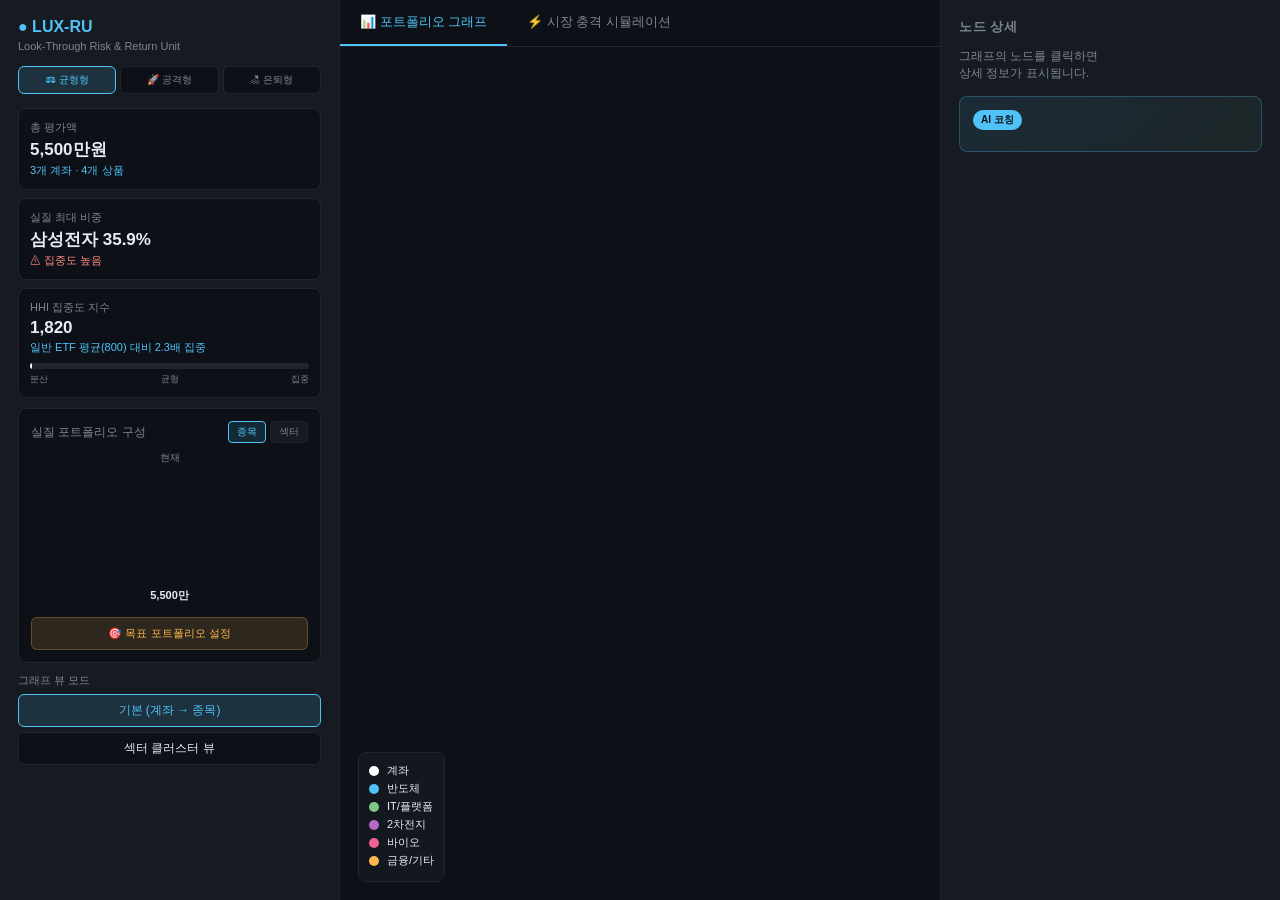
<file: lux-ru.html>
<!DOCTYPE html>
<html lang="ko">

<head>
    <meta charset="UTF-8">
    <title>LUX-RU — Look-Through Risk & Return Unit</title>
    <script src="https://d3js.org/d3.v7.min.js"></script>
    <style>
        * {
            box-sizing: border-box;
            margin: 0;
            padding: 0;
        }

        body {
            background: #0d1117;
            color: #e6edf3;
            font-family: -apple-system, BlinkMacSystemFont, 'Pretendard', 'Segoe UI', sans-serif;
            overflow: hidden;
            height: 100vh;
        }

        #app {
            display: grid;
            grid-template-columns: 340px 1fr 340px;
            height: 100vh;
        }

        /* ===== 좌측 패널 ===== */
        #left-panel {
            background: #161b22;
            border-right: 1px solid #21262d;
            padding: 18px;
            overflow-y: auto;
            min-height: 0;
        }

        #left-panel h1 {
            font-size: 16px;
            margin-bottom: 4px;
            color: #4FC3F7;
        }

        #left-panel .subtitle {
            font-size: 11px;
            color: #7d8590;
            margin-bottom: 14px;
        }

        /* 페르소나 셀렉터 */
        .persona-row {
            display: flex;
            gap: 4px;
            margin-bottom: 14px;
        }

        .persona-btn {
            flex: 1;
            padding: 6px 4px;
            font-size: 10px;
            background: #0d1117;
            border: 1px solid #21262d;
            border-radius: 6px;
            color: #7d8590;
            cursor: pointer;
            transition: all 0.2s;
        }

        .persona-btn.active {
            background: #4FC3F722;
            border-color: #4FC3F7;
            color: #4FC3F7;
        }

        .stat-card {
            background: #0d1117;
            border: 1px solid #21262d;
            border-radius: 8px;
            padding: 11px;
            margin-bottom: 8px;
        }

        .stat-card .label {
            font-size: 11px;
            color: #7d8590;
            margin-bottom: 3px;
        }

        .stat-card .value {
            font-size: 17px;
            font-weight: 600;
            color: #e6edf3;
        }

        .stat-card .sub {
            font-size: 11px;
            color: #4FC3F7;
            margin-top: 2px;
        }

        .stat-card .sub.warn {
            color: #FF8A80;
        }

        .stat-card .sub.good {
            color: #2EC4B6;
        }

        /* HHI 게이지 */
        .hhi-bar {
            margin-top: 8px;
            height: 6px;
            background: #21262d;
            border-radius: 3px;
            overflow: hidden;
            position: relative;
        }

        .hhi-fill {
            height: 100%;
            background: linear-gradient(90deg, #2EC4B6, #FFB74D, #FF5252);
            transition: width 0.6s ease;
        }

        .hhi-marker {
            position: absolute;
            top: -3px;
            width: 2px;
            height: 12px;
            background: #fff;
            transition: left 0.6s ease;
        }

        .hhi-scale {
            display: flex;
            justify-content: space-between;
            font-size: 9px;
            color: #7d8590;
            margin-top: 4px;
        }

        /* 도넛 비교 영역 */
        .donut-section {
            background: #0d1117;
            border: 1px solid #21262d;
            border-radius: 8px;
            padding: 12px;
            margin-top: 10px;
            margin-bottom: 10px;
        }

        .donut-section .title {
            font-size: 12px;
            color: #7d8590;
            margin-bottom: 8px;
            display: flex;
            justify-content: space-between;
            align-items: center;
        }

        .donut-tabs {
            display: flex;
            gap: 4px;
        }

        .donut-tab {
            padding: 3px 8px;
            font-size: 10px;
            border-radius: 4px;
            background: #161b22;
            border: 1px solid #21262d;
            color: #7d8590;
            cursor: pointer;
            transition: all 0.2s;
        }

        .donut-tab.active {
            background: #4FC3F722;
            border-color: #4FC3F7;
            color: #4FC3F7;
        }

        .donut-compare-row {
            display: flex;
            justify-content: space-around;
            align-items: center;
            margin-bottom: 8px;
        }

        .donut-wrap {
            text-align: center;
            position: relative;
        }

        .donut-wrap .ttl {
            font-size: 10px;
            color: #7d8590;
            margin-bottom: 2px;
        }

        .donut-wrap .amt {
            font-size: 11px;
            color: #e6edf3;
            font-weight: 600;
            margin-top: 2px;
        }

        .donut-wrap .delta {
            font-size: 11px;
            font-weight: 600;
            margin-top: 2px;
            display: none;
        }

        .donut-wrap .delta.show {
            display: block;
        }

        .donut-wrap .delta.neg {
            color: #FF8A80;
        }

        .donut-wrap .delta.pos {
            color: #2EC4B6;
        }

        .donut-arrow {
            color: #4FC3F7;
            font-size: 18px;
            opacity: 0.5;
            display: none;
        }

        .donut-arrow.show {
            display: block;
        }

        .donut-legend {
            font-size: 11px;
        }

        .donut-legend-item {
            display: flex;
            justify-content: space-between;
            align-items: center;
            padding: 3px 0;
            border-bottom: 1px solid #21262d;
        }

        .donut-legend-item:last-child {
            border: none;
        }

        .dl-left {
            display: flex;
            align-items: center;
            gap: 6px;
            color: #e6edf3;
        }

        .dl-dot {
            width: 8px;
            height: 8px;
            border-radius: 50%;
        }

        .dl-right {
            color: #7d8590;
            font-size: 10px;
        }

        .dl-target {
            color: #FFB74D;
            font-size: 9px;
            margin-left: 4px;
        }

        /* 목표 설정 모달 트리거 */
        .goal-btn {
            width: 100%;
            padding: 8px;
            margin-top: 6px;
            background: #FFB74D22;
            border: 1px solid #FFB74D44;
            border-radius: 6px;
            color: #FFB74D;
            cursor: pointer;
            font-size: 11px;
            transition: all 0.2s;
        }

        .goal-btn:hover {
            background: #FFB74D33;
        }

        .view-toggle {
            margin-top: 8px;
        }

        .view-toggle .label {
            font-size: 11px;
            color: #7d8590;
            margin-bottom: 6px;
        }

        .toggle-btn {
            display: block;
            width: 100%;
            padding: 7px 10px;
            background: #0d1117;
            border: 1px solid #21262d;
            border-radius: 6px;
            color: #e6edf3;
            cursor: pointer;
            margin-bottom: 5px;
            font-size: 12px;
            transition: all 0.2s;
        }

        .toggle-btn:hover {
            border-color: #4FC3F7;
        }

        .toggle-btn.active {
            background: #4FC3F722;
            border-color: #4FC3F7;
            color: #4FC3F7;
        }

        /* ===== 중앙 ===== */
        #center-panel {
            position: relative;
            display: flex;
            flex-direction: column;
            background: #0d1117;
            min-height: 0;
            overflow: hidden;
        }

        .center-tabs {
            display: flex;
            border-bottom: 1px solid #21262d;
            background: #0d1117;
        }

        .center-tab {
            padding: 13px 20px;
            cursor: pointer;
            font-size: 13px;
            color: #7d8590;
            border-bottom: 2px solid transparent;
            transition: all 0.2s;
        }

        .center-tab:hover {
            color: #e6edf3;
        }

        .center-tab.active {
            color: #4FC3F7;
            border-bottom-color: #4FC3F7;
        }

        #graph-container {
            flex: 1;
            position: relative;
            min-height: 0;
        }

        #graph {
            width: 100%;
            height: 100%;
            display: block;
        }

        #sim-container {
            flex: 1;
            padding: 26px 36px;
            overflow-y: auto;
            display: none;
            min-height: 0;
        }

        #sim-container h2 {
            font-size: 21px;
            margin-bottom: 4px;
        }

        #sim-container .desc {
            color: #7d8590;
            font-size: 13px;
            margin-bottom: 20px;
        }

        .sim-input-row {
            display: flex;
            gap: 10px;
            margin-bottom: 18px;
        }

        .sim-input {
            flex: 1;
            background: #161b22;
            border: 1px solid #21262d;
            border-radius: 8px;
            padding: 13px 16px;
            color: #e6edf3;
            font-size: 14px;
            font-family: inherit;
        }

        .sim-input:focus {
            outline: none;
            border-color: #4FC3F7;
        }

        .sim-input::placeholder {
            color: #484f58;
        }

        .sim-analyze-btn {
            background: #2EC4B6;
            color: #0d1117;
            border: none;
            padding: 0 26px;
            border-radius: 8px;
            font-weight: 600;
            cursor: pointer;
            font-size: 14px;
            transition: all 0.2s;
        }

        .sim-analyze-btn:hover {
            background: #4dd5c8;
        }

        .preset-section .preset-label {
            font-size: 12px;
            color: #7d8590;
            margin-bottom: 10px;
        }

        .preset-row {
            display: flex;
            gap: 8px;
            flex-wrap: wrap;
        }

        .preset-btn {
            background: #161b22;
            border: 1px solid #21262d;
            color: #e6edf3;
            padding: 7px 13px;
            border-radius: 6px;
            font-size: 12px;
            cursor: pointer;
            transition: all 0.2s;
        }

        .preset-btn:hover {
            border-color: #4FC3F7;
        }

        .preset-btn.active {
            background: #2EC4B622;
            border-color: #2EC4B6;
            color: #2EC4B6;
        }

        .preset-btn.reset {
            margin-left: auto;
            color: #7d8590;
        }

        .sim-result {
            margin-top: 22px;
            background: linear-gradient(135deg, #161b22, #1c2230);
            border: 1px solid #21262d;
            border-radius: 10px;
            padding: 20px;
            display: none;
        }

        .sim-result.visible {
            display: block;
            animation: fadeUp 0.4s ease;
        }

        @keyframes fadeUp {
            from {
                transform: translateY(8px);
                opacity: 0;
            }

            to {
                transform: translateY(0);
                opacity: 1;
            }
        }

        .sim-result-header {
            display: flex;
            justify-content: space-between;
            align-items: flex-start;
            margin-bottom: 16px;
        }

        .sim-result-title {
            font-size: 17px;
            font-weight: 600;
        }

        .sim-result-subtitle {
            font-size: 12px;
            color: #7d8590;
            margin-top: 4px;
        }

        .sim-result-pct {
            font-size: 13px;
            color: #7d8590;
            text-align: right;
            margin-bottom: 4px;
        }

        .sim-result-value {
            font-size: 26px;
            font-weight: 700;
            text-align: right;
        }

        .sim-result-value.negative {
            color: #FF5252;
        }

        .sim-result-value.positive {
            color: #2EC4B6;
        }

        .sim-result-amount {
            font-size: 12px;
            color: #7d8590;
            text-align: right;
            margin-top: 4px;
        }

        /* 백테스트 라인 차트 */
        .backtest-section {
            margin-top: 18px;
            background: #0d1117;
            border: 1px solid #21262d;
            border-radius: 8px;
            padding: 14px;
        }

        .backtest-title {
            font-size: 12px;
            color: #7d8590;
            margin-bottom: 10px;
            display: flex;
            justify-content: space-between;
        }

        #backtestSvg {
            display: block;
            width: 100%;
            height: 160px;
        }

        .sim-impact-section {
            margin-top: 18px;
        }

        .sim-impact-title {
            font-size: 12px;
            color: #7d8590;
            margin-bottom: 10px;
        }

        .sim-impact-bar {
            background: #0d1117;
            border: 1px solid #21262d;
            border-radius: 6px;
            padding: 9px 13px;
            margin-bottom: 5px;
            display: flex;
            justify-content: space-between;
            align-items: center;
            font-size: 12px;
        }

        .sim-impact-bar .ticker-name {
            color: #e6edf3;
        }

        .sim-impact-bar .ticker-pct {
            font-weight: 600;
        }

        .sim-impact-bar .ticker-pct.neg {
            color: #FF8A80;
        }

        .sim-impact-bar .ticker-pct.pos {
            color: #2EC4B6;
        }

        /* 리밸런싱 카드 */
        .rebal-section {
            margin-top: 18px;
            background: linear-gradient(135deg, #2EC4B61a, #4FC3F710);
            border: 1px solid #2EC4B644;
            border-radius: 8px;
            padding: 16px;
        }

        .rebal-title {
            font-size: 13px;
            color: #2EC4B6;
            margin-bottom: 10px;
            font-weight: 600;
        }

        .rebal-action {
            background: #0d1117;
            border: 1px solid #21262d;
            border-radius: 6px;
            padding: 10px 12px;
            margin-bottom: 6px;
            display: flex;
            justify-content: space-between;
            align-items: center;
            font-size: 12px;
        }

        .rebal-action .act-tag {
            padding: 2px 8px;
            border-radius: 10px;
            font-size: 10px;
            font-weight: 600;
            margin-right: 8px;
        }

        .rebal-action .act-tag.sell {
            background: #FF525233;
            color: #FF8A80;
        }

        .rebal-action .act-tag.buy {
            background: #2EC4B633;
            color: #2EC4B6;
        }

        .rebal-action .act-amt {
            color: #7d8590;
            font-size: 11px;
        }

        .sim-rationale {
            margin-top: 16px;
            padding: 13px;
            background: #0d1117;
            border: 1px solid #21262d;
            border-radius: 8px;
            font-size: 12px;
            color: #b1bac4;
            line-height: 1.6;
        }

        .sim-rationale .badge {
            display: inline-block;
            background: #2EC4B6;
            color: #0d1117;
            padding: 2px 8px;
            border-radius: 10px;
            font-size: 10px;
            font-weight: 600;
            margin-bottom: 8px;
        }

        /* ===== 우측 ===== */
        #right-panel {
            background: #161b22;
            border-left: 1px solid #21262d;
            padding: 18px;
            overflow-y: auto;
            min-height: 0;
        }

        #right-panel h2 {
            font-size: 13px;
            color: #7d8590;
            margin-bottom: 12px;
            text-transform: uppercase;
            letter-spacing: 0.5px;
        }

        .node-detail {
            display: none;
        }

        .node-detail.visible {
            display: block;
        }

        .node-detail .name {
            font-size: 18px;
            font-weight: 600;
            margin-bottom: 4px;
        }

        .node-detail .ticker {
            font-size: 11px;
            color: #7d8590;
            margin-bottom: 14px;
        }

        .node-detail .row {
            display: flex;
            justify-content: space-between;
            padding: 7px 0;
            border-bottom: 1px solid #21262d;
            font-size: 12px;
        }

        .node-detail .row .k {
            color: #7d8590;
        }

        .node-detail .row .v {
            color: #e6edf3;
            font-weight: 500;
        }

        .source-list {
            margin-top: 14px;
        }

        .source-item {
            background: #0d1117;
            border: 1px solid #21262d;
            border-radius: 6px;
            padding: 9px;
            margin-bottom: 5px;
            font-size: 12px;
        }

        .source-item .src-name {
            color: #4FC3F7;
            margin-bottom: 2px;
        }

        .source-item .src-amt {
            color: #7d8590;
            font-size: 11px;
        }

        .ai-coach {
            background: linear-gradient(135deg, #4FC3F71a, #81C78410);
            border: 1px solid #4FC3F744;
            border-radius: 8px;
            padding: 13px;
            margin-top: 14px;
            font-size: 12px;
            line-height: 1.6;
        }

        .ai-coach .badge {
            display: inline-block;
            background: #4FC3F7;
            color: #0d1117;
            padding: 2px 8px;
            border-radius: 10px;
            font-size: 10px;
            font-weight: 600;
            margin-bottom: 8px;
        }

        /* 알림 토스트 */
        #alert-toast {
            position: absolute;
            top: 16px;
            left: 50%;
            transform: translateX(-50%);
            background: linear-gradient(135deg, #FF5252, #FF8A80);
            color: white;
            padding: 12px 18px;
            border-radius: 8px;
            box-shadow: 0 8px 32px rgba(255, 82, 82, 0.4);
            font-size: 13px;
            font-weight: 500;
            display: none;
            z-index: 100;
            max-width: 500px;
        }

        #alert-toast.show {
            display: block;
            animation: slideDown 0.4s ease;
        }

        @keyframes slideDown {
            from {
                transform: translate(-50%, -20px);
                opacity: 0;
            }

            to {
                transform: translate(-50%, 0);
                opacity: 1;
            }
        }

        #legend {
            position: absolute;
            bottom: 18px;
            left: 18px;
            background: #161b22cc;
            backdrop-filter: blur(8px);
            border: 1px solid #21262d;
            border-radius: 8px;
            padding: 10px;
            font-size: 11px;
        }

        .legend-item {
            display: flex;
            align-items: center;
            margin-bottom: 3px;
        }

        .legend-dot {
            width: 10px;
            height: 10px;
            border-radius: 50%;
            margin-right: 8px;
        }

        /* 목표 설정 모달 */
        #goal-modal {
            display: none;
            position: fixed;
            inset: 0;
            background: rgba(0, 0, 0, 0.6);
            z-index: 200;
            align-items: center;
            justify-content: center;
        }

        #goal-modal.show {
            display: flex;
        }

        .goal-card {
            background: #161b22;
            border: 1px solid #30363d;
            border-radius: 12px;
            padding: 24px;
            width: 420px;
        }

        .goal-card h3 {
            font-size: 16px;
            margin-bottom: 16px;
            color: #FFB74D;
        }

        .goal-row {
            display: flex;
            align-items: center;
            margin-bottom: 10px;
            gap: 10px;
        }

        .goal-row label {
            flex: 1;
            font-size: 12px;
            color: #e6edf3;
            display: flex;
            align-items: center;
            gap: 6px;
        }

        .goal-row input[type=range] {
            flex: 2;
        }

        .goal-row .pct-display {
            width: 50px;
            text-align: right;
            color: #FFB74D;
            font-weight: 600;
            font-size: 13px;
        }

        .goal-actions {
            display: flex;
            gap: 8px;
            margin-top: 18px;
        }

        .goal-actions button {
            flex: 1;
            padding: 10px;
            border-radius: 6px;
            cursor: pointer;
            font-size: 13px;
            border: none;
            font-weight: 500;
        }

        .goal-actions .save {
            background: #FFB74D;
            color: #0d1117;
        }

        .goal-actions .cancel {
            background: #21262d;
            color: #e6edf3;
        }

        .goal-total {
            font-size: 11px;
            color: #7d8590;
            text-align: right;
            margin-top: 8px;
        }

        .goal-total.over {
            color: #FF8A80;
        }
    </style>
</head>

<body>
    <div id="app">
        <!-- ============ 좌측 ============ -->
        <div id="left-panel">
            <h1>● LUX-RU</h1>
            <div class="subtitle">Look-Through Risk & Return Unit</div>

            <!-- 페르소나 전환 -->
            <div class="persona-row">
                <button class="persona-btn active" data-persona="balanced">⚖ 균형형</button>
                <button class="persona-btn" data-persona="aggressive">🚀 공격형</button>
                <button class="persona-btn" data-persona="retire">🏖 은퇴형</button>
            </div>

            <div class="stat-card">
                <div class="label">총 평가액</div>
                <div class="value" id="totalAUM">5,500만원</div>
                <div class="sub" id="accountSummary">3개 계좌 · 4개 상품</div>
            </div>
            <div class="stat-card">
                <div class="label">실질 최대 비중</div>
                <div class="value" id="topStock">삼성전자 35.9%</div>
                <div class="sub warn" id="topStockWarn">⚠ 집중도 높음</div>
            </div>

            <!-- HHI 게이지 -->
            <div class="stat-card">
                <div class="label">HHI 집중도 지수</div>
                <div class="value" id="hhiValue">1,820</div>
                <div class="sub" id="hhiInterpret">일반 ETF 평균(800) 대비 2.3배 집중</div>
                <div class="hhi-bar">
                    <div class="hhi-fill" id="hhiFill" style="width:0%"></div>
                    <div class="hhi-marker" id="hhiMarker" style="left:0%"></div>
                </div>
                <div class="hhi-scale"><span>분산</span><span>균형</span><span>집중</span></div>
            </div>

            <!-- 도넛 비교 -->
            <div class="donut-section">
                <div class="title">
                    <span>실질 포트폴리오 구성</span>
                    <div class="donut-tabs">
                        <span class="donut-tab active" data-mode="stock">종목</span>
                        <span class="donut-tab" data-mode="sector">섹터</span>
                    </div>
                </div>
                <div class="donut-compare-row">
                    <div class="donut-wrap">
                        <div class="ttl">현재</div>
                        <svg id="donutBefore" width="115" height="115"></svg>
                        <div class="amt" id="donutBeforeAmt">5,500만</div>
                    </div>
                    <div class="donut-arrow" id="donutArrow">→</div>
                    <div class="donut-wrap" id="donutAfterWrap" style="display:none;">
                        <div class="ttl">시뮬 후</div>
                        <svg id="donutAfter" width="115" height="115"></svg>
                        <div class="amt" id="donutAfterAmt">-</div>
                        <div class="delta" id="donutDelta">-</div>
                    </div>
                </div>
                <div class="donut-legend" id="donutLegend"></div>
                <button class="goal-btn" id="goalBtn">🎯 목표 포트폴리오 설정</button>
            </div>

            <div class="view-toggle">
                <div class="label">그래프 뷰 모드</div>
                <button class="toggle-btn active" data-view="default">기본 (계좌 → 종목)</button>
                <button class="toggle-btn" data-view="sector">섹터 클러스터 뷰</button>
            </div>
        </div>

        <!-- ============ 중앙 ============ -->
        <div id="center-panel">
            <div class="center-tabs">
                <div class="center-tab active" data-tab="graph">📊 포트폴리오 그래프</div>
                <div class="center-tab" data-tab="sim">⚡ 시장 충격 시뮬레이션</div>
            </div>

            <div id="graph-container">
                <canvas id="graph"></canvas>
                <div id="alert-toast"></div>
                <div id="legend">
                    <div class="legend-item">
                        <div class="legend-dot" style="background:#FFFFFF"></div>계좌
                    </div>
                    <div class="legend-item">
                        <div class="legend-dot" style="background:#4FC3F7"></div>반도체
                    </div>
                    <div class="legend-item">
                        <div class="legend-dot" style="background:#81C784"></div>IT/플랫폼
                    </div>
                    <div class="legend-item">
                        <div class="legend-dot" style="background:#BA68C8"></div>2차전지
                    </div>
                    <div class="legend-item">
                        <div class="legend-dot" style="background:#F06292"></div>바이오
                    </div>
                    <div class="legend-item">
                        <div class="legend-dot" style="background:#FFB74D"></div>금융/기타
                    </div>
                </div>
            </div>

            <div id="sim-container">
                <h2>시장 충격 시뮬레이션</h2>
                <div class="desc">거시 경제 변수나 특정 이벤트가 내 포트폴리오에 미치는 실질적 영향을 분석합니다.</div>

                <div class="sim-input-row">
                    <input type="text" class="sim-input" id="simInput" placeholder="예: 미국 기준금리 0.5%p 인상되면?">
                    <button class="sim-analyze-btn" id="simAnalyzeBtn">분석하기</button>
                </div>

                <div class="preset-section">
                    <div class="preset-label">추천 시나리오 (클릭하여 실행)</div>
                    <div class="preset-row">
                        <button class="preset-btn" data-scenario="rate">미연준 0.5%p 금리 인상</button>
                        <button class="preset-btn" data-scenario="nvidia">엔비디아 어닝쇼크</button>
                        <button class="preset-btn" data-scenario="covid">2020년 코로나19 초기</button>
                        <button class="preset-btn" data-scenario="semi">美 반도체 수출규제</button>
                        <button class="preset-btn reset" data-scenario="reset">초기화</button>
                    </div>
                </div>

                <div class="sim-result" id="simResult">
                    <div class="sim-result-header">
                        <div>
                            <div class="sim-result-title" id="srTitle"></div>
                            <div class="sim-result-subtitle" id="srSubtitle"></div>
                        </div>
                        <div>
                            <div class="sim-result-pct">예상 포트폴리오 변동</div>
                            <div class="sim-result-value" id="srValue"></div>
                            <div class="sim-result-amount" id="srAmount"></div>
                        </div>
                    </div>

                    <!-- 백테스트 라인 차트 -->
                    <div class="backtest-section">
                        <div class="backtest-title">
                            <span>📉 과거 1년 시뮬레이션 (해당 충격이 반복 발생했다고 가정)</span>
                            <span id="backtestRange" style="color:#7d8590;font-size:11px;">2024.05 ~ 2025.05</span>
                        </div>
                        <svg id="backtestSvg"></svg>
                    </div>

                    <div class="sim-impact-section">
                        <div class="sim-impact-title">주요 영향 종목 (실질 익스포저 기준)</div>
                        <div id="srImpactList"></div>
                    </div>

                    <!-- 리밸런싱 제안 -->
                    <div class="rebal-section" id="rebalSection">
                        <div class="rebal-title">💡 AI 리밸런싱 제안</div>
                        <div id="rebalActions"></div>
                        <div style="font-size:11px;color:#7d8590;margin-top:8px;line-height:1.5;" id="rebalSummary">
                        </div>
                    </div>

                    <div class="sim-rationale">
                        <span class="badge">AI 추론 근거</span>
                        <div id="srRationale"></div>
                    </div>
                </div>
            </div>
        </div>

        <!-- ============ 우측 ============ -->
        <div id="right-panel">
            <h2>노드 상세</h2>
            <div id="empty-state" style="color:#7d8590;font-size:12px;">
                그래프의 노드를 클릭하면<br>상세 정보가 표시됩니다.
            </div>
            <div class="node-detail" id="nodeDetail">
                <div class="name" id="ndName"></div>
                <div class="ticker" id="ndTicker"></div>
                <div class="row"><span class="k">실질 투자금액</span><span class="v" id="ndAmount"></span></div>
                <div class="row"><span class="k">전체 비중</span><span class="v" id="ndRatio"></span></div>
                <div class="row"><span class="k">섹터</span><span class="v" id="ndSector"></span></div>
                <div class="source-list" id="ndSources"></div>
            </div>

            <div class="ai-coach" id="aiCoach">
                <span class="badge">AI 코칭</span>
                <div id="coachMsg"></div>
            </div>
        </div>
    </div>

    <!-- 목표 포트폴리오 설정 모달 -->
    <div id="goal-modal">
        <div class="goal-card">
            <h3>🎯 목표 섹터 비중 설정</h3>
            <div id="goalSliders"></div>
            <div class="goal-total" id="goalTotal">합계: 100%</div>
            <div class="goal-actions">
                <button class="cancel" id="goalCancel">취소</button>
                <button class="save" id="goalSave">저장 및 갭 분석</button>
            </div>
        </div>
    </div>

    <script>
        // ============================================================
        // 1. 페르소나별 더미 데이터
        // ============================================================
        const PERSONAS = {
            balanced: {
                name: "균형형 (김씨, 38세)",
                accounts: [
                    { id: "acc_pension", name: "퇴직연금", type: "account" },
                    { id: "acc_isa", name: "ISA 계좌", type: "account" },
                    { id: "acc_personal", name: "개인 증권계좌", type: "account" }
                ],
                holdings: [
                    {
                        id: "vip_fund", name: "VIP자산운용 성장형", account: "acc_pension", amount: 20000000, type: "fund",
                        composition: [
                            { ticker: "005930", name: "삼성전자", sector: "반도체", weight: 0.15 },
                            { ticker: "035420", name: "NAVER", sector: "IT", weight: 0.08 },
                            { ticker: "035720", name: "카카오", sector: "IT", weight: 0.06 },
                            { ticker: "068270", name: "셀트리온", sector: "바이오", weight: 0.05 },
                            { ticker: "005380", name: "현대차", sector: "기타", weight: 0.06 },
                            { ticker: "051910", name: "LG화학", sector: "2차전지", weight: 0.05 },
                            { ticker: "OTHER_VIP", name: "기타 종목", sector: "기타", weight: 0.55 }
                        ]
                    },
                    {
                        id: "kodex_semi", name: "KODEX 반도체", account: "acc_isa", amount: 15000000, type: "etf",
                        composition: [
                            { ticker: "005930", name: "삼성전자", sector: "반도체", weight: 0.25 },
                            { ticker: "000660", name: "SK하이닉스", sector: "반도체", weight: 0.20 },
                            { ticker: "042700", name: "한미반도체", sector: "반도체", weight: 0.08 },
                            { ticker: "000990", name: "DB하이텍", sector: "반도체", weight: 0.05 },
                            { ticker: "OTHER_SEMI", name: "기타 반도체", sector: "반도체", weight: 0.42 }
                        ]
                    },
                    {
                        id: "kodex_lev", name: "KODEX 레버리지", account: "acc_personal", amount: 10000000, type: "etf",
                        composition: [
                            { ticker: "005930", name: "삼성전자", sector: "반도체", weight: 0.30 },
                            { ticker: "000660", name: "SK하이닉스", sector: "반도체", weight: 0.06 },
                            { ticker: "373220", name: "LG에너지솔루션", sector: "2차전지", weight: 0.04 },
                            { ticker: "005380", name: "현대차", sector: "기타", weight: 0.03 },
                            { ticker: "OTHER_LEV", name: "기타 코스피200", sector: "기타", weight: 0.57 }
                        ]
                    },
                    {
                        id: "samsung_direct", name: "삼성전자 (직접)", account: "acc_personal", amount: 10000000, type: "stock",
                        composition: [{ ticker: "005930", name: "삼성전자", sector: "반도체", weight: 1.0 }]
                    }
                ]
            },
            aggressive: {
                name: "공격형 (박씨, 29세)",
                accounts: [
                    { id: "acc_personal", name: "개인 증권계좌", type: "account" },
                    { id: "acc_isa", name: "ISA 계좌", type: "account" }
                ],
                holdings: [
                    {
                        id: "kodex_lev", name: "KODEX 레버리지", account: "acc_personal", amount: 20000000, type: "etf",
                        composition: [
                            { ticker: "005930", name: "삼성전자", sector: "반도체", weight: 0.30 },
                            { ticker: "000660", name: "SK하이닉스", sector: "반도체", weight: 0.06 },
                            { ticker: "373220", name: "LG에너지솔루션", sector: "2차전지", weight: 0.04 },
                            { ticker: "OTHER_LEV", name: "기타 코스피200", sector: "기타", weight: 0.60 }
                        ]
                    },
                    {
                        id: "tiger_2nd", name: "TIGER 2차전지테마", account: "acc_isa", amount: 15000000, type: "etf",
                        composition: [
                            { ticker: "373220", name: "LG에너지솔루션", sector: "2차전지", weight: 0.20 },
                            { ticker: "051910", name: "LG화학", sector: "2차전지", weight: 0.18 },
                            { ticker: "006400", name: "삼성SDI", sector: "2차전지", weight: 0.15 },
                            { ticker: "OTHER_2ND", name: "기타 2차전지", sector: "2차전지", weight: 0.47 }
                        ]
                    },
                    {
                        id: "tesla_direct", name: "테슬라 (직접)", account: "acc_personal", amount: 10000000, type: "stock",
                        composition: [{ ticker: "TSLA", name: "테슬라", sector: "기타", weight: 1.0 }]
                    }
                ]
            },
            retire: {
                name: "은퇴형 (이씨, 56세)",
                accounts: [
                    { id: "acc_pension", name: "퇴직연금", type: "account" },
                    { id: "acc_personal", name: "개인 증권계좌", type: "account" }
                ],
                holdings: [
                    {
                        id: "bond_fund", name: "한국채권 안정형", account: "acc_pension", amount: 30000000, type: "fund",
                        composition: [
                            { ticker: "BOND_KR", name: "국공채", sector: "금융", weight: 0.60 },
                            { ticker: "BOND_CORP", name: "회사채", sector: "금융", weight: 0.30 },
                            { ticker: "OTHER_BOND", name: "기타 채권", sector: "금융", weight: 0.10 }
                        ]
                    },
                    {
                        id: "div_etf", name: "ARIRANG 고배당주", account: "acc_personal", amount: 12000000, type: "etf",
                        composition: [
                            { ticker: "055550", name: "신한지주", sector: "금융", weight: 0.12 },
                            { ticker: "105560", name: "KB금융", sector: "금융", weight: 0.11 },
                            { ticker: "005380", name: "현대차", sector: "기타", weight: 0.08 },
                            { ticker: "OTHER_DIV", name: "기타 고배당", sector: "기타", weight: 0.69 }
                        ]
                    },
                    {
                        id: "samsung_direct", name: "삼성전자 (직접)", account: "acc_personal", amount: 5000000, type: "stock",
                        composition: [{ ticker: "005930", name: "삼성전자", sector: "반도체", weight: 1.0 }]
                    }
                ]
            }
        };

        const SECTOR_COLORS = {
            "반도체": "#4FC3F7", "IT": "#81C784", "2차전지": "#BA68C8",
            "바이오": "#F06292", "금융": "#FFB74D", "기타": "#90A4AE"
        };

        let currentPersona = "balanced";
        let totalAUM = 0;
        let graphData = null;
        let nodes = [], links = [];

        // ============================================================
        // 2. Look-through 계산
        // ============================================================
        function buildGraph(persona) {
            const data = PERSONAS[persona];
            const nodes = [];
            const links = [];
            const tickerNodes = new Map();

            data.accounts.forEach(a => nodes.push({
                id: a.id, label: a.name, level: 0, type: "account",
                radius: 22, color: "#FFFFFF", amount: 0
            }));

            data.holdings.forEach(h => {
                const mainSector = h.composition.reduce((acc, c) => {
                    acc[c.sector] = (acc[c.sector] || 0) + c.weight; return acc;
                }, {});
                const topSector = Object.entries(mainSector).sort((a, b) => b[1] - a[1])[0][0];
                nodes.push({
                    id: h.id, label: h.name, level: 1, type: h.type,
                    radius: 10 + Math.sqrt(h.amount / 200000),
                    color: SECTOR_COLORS[topSector] || "#90A4AE",
                    amount: h.amount, sector: topSector
                });
                links.push({ source: h.account, target: h.id, weight: h.amount / 10000000 });

                h.composition.forEach(c => {
                    const realAmount = h.amount * c.weight;
                    if (!tickerNodes.has(c.ticker)) {
                        tickerNodes.set(c.ticker, {
                            id: c.ticker, label: c.name, level: 2, type: "stock",
                            ticker: c.ticker, sector: c.sector,
                            amount: 0, sources: [],
                            color: SECTOR_COLORS[c.sector] || "#90A4AE"
                        });
                    }
                    const node = tickerNodes.get(c.ticker);
                    node.amount += realAmount;
                    node.sources.push({ from: h.name, amount: realAmount, weight: c.weight });
                    links.push({ source: h.id, target: c.ticker, weight: realAmount / 5000000 });
                });
            });

            tickerNodes.forEach(n => {
                n.radius = 6 + Math.sqrt(n.amount / 150000);
                nodes.push(n);
            });

            const total = data.holdings.reduce((s, h) => s + h.amount, 0);
            return { nodes, links, tickerNodes, total, holdings: data.holdings, accounts: data.accounts, personaName: data.name };
        }

        function aggregateByStock() {
            const arr = [];
            graphData.tickerNodes.forEach(n => arr.push({ name: n.label, value: n.amount, color: n.color, sector: n.sector, ticker: n.ticker }));
            return arr.sort((a, b) => b.value - a.value);
        }
        function aggregateBySector() {
            const map = {};
            graphData.tickerNodes.forEach(n => { map[n.sector] = (map[n.sector] || 0) + n.amount; });
            return Object.entries(map).map(([k, v]) => ({
                name: k, value: v, color: SECTOR_COLORS[k] || "#90A4AE"
            })).sort((a, b) => b.value - a.value);
        }

        // HHI 계산 (실질 종목 비중 제곱합 × 10000)
        function calcHHI() {
            let hhi = 0;
            graphData.tickerNodes.forEach(n => {
                const w = n.amount / totalAUM;
                hhi += w * w;
            });
            return Math.round(hhi * 10000);
        }

        // ============================================================
        // 3. 도넛 차트 (Before / After)
        // ============================================================
        let donutMode = "stock";
        let goalWeights = null; // 사용자 설정 목표 (섹터 기준)

        function renderDonut(svgId, data, opts = {}) {
            const svg = d3.select("#" + svgId);
            svg.selectAll("*").remove();
            const w = +svg.attr("width"), h = +svg.attr("height");
            const r = Math.min(w, h) / 2 - 5;
            const inner = r * 0.6;
            const g = svg.append("g").attr("transform", `translate(${w / 2}, ${h / 2})`);

            const threshold = (opts.total || totalAUM) * 0.025;
            const main = data.filter(d => d.value >= threshold);
            const small = data.filter(d => d.value < threshold);
            if (small.length > 0) {
                const sumSmall = small.reduce((s, d) => s + d.value, 0);
                main.push({ name: "기타", value: sumSmall, color: "#484f58" });
            }

            const pie = d3.pie().value(d => d.value).sort(null);
            const arc = d3.arc().innerRadius(inner).outerRadius(r).cornerRadius(2).padAngle(0.015);

            g.selectAll("path").data(pie(main)).enter().append("path")
                .attr("d", arc).attr("fill", d => d.data.color)
                .attr("stroke", "#0d1117").attr("stroke-width", 1.5);

            // 목표 비중 점선 오버레이 (sector 모드에서만)
            if (opts.showGoal && donutMode === "sector" && goalWeights) {
                const total = main.reduce((s, d) => s + d.value, 0);
                const goalData = Object.entries(goalWeights).map(([name, pct]) => ({
                    name, value: total * pct / 100, color: SECTOR_COLORS[name] || "#90A4AE"
                }));
                const goalArc = d3.arc().innerRadius(r + 2).outerRadius(r + 5).padAngle(0.015);
                g.selectAll("path.goal").data(pie(goalData)).enter().append("path")
                    .attr("class", "goal").attr("d", goalArc)
                    .attr("fill", "none").attr("stroke", "#FFB74D")
                    .attr("stroke-width", 2).attr("stroke-dasharray", "3,2");
            }

            // 중앙 텍스트
            g.append("text").attr("text-anchor", "middle").attr("dy", "0.35em")
                .attr("fill", "#7d8590").attr("font-size", "9px").attr("y", -8)
                .text(opts.label || "");
            g.append("text").attr("text-anchor", "middle").attr("dy", "0.35em")
                .attr("fill", "#e6edf3").attr("font-size", "13px").attr("font-weight", "600").attr("y", 6)
                .text(opts.centerText || "");
        }

        function updateDonutLegend(data) {
            const threshold = totalAUM * 0.025;
            const main = data.filter(d => d.value >= threshold);
            const legend = document.getElementById("donutLegend");
            legend.innerHTML = "";
            main.slice(0, 6).forEach(d => {
                const pct = ((d.value / totalAUM) * 100).toFixed(1);
                const goalPct = (donutMode === "sector" && goalWeights && goalWeights[d.name] != null)
                    ? `<span class="dl-target">목표 ${goalWeights[d.name]}%</span>` : "";
                const el = document.createElement("div");
                el.className = "donut-legend-item";
                el.innerHTML = `
      <div class="dl-left">
        <div class="dl-dot" style="background:${d.color}"></div>
        <span>${d.name}</span>${goalPct}
      </div>
      <div class="dl-right">${(d.value / 10000).toFixed(0)}만 · ${pct}%</div>`;
                legend.appendChild(el);
            });
        }

        function refreshLeftPanel() {
            // 통계
            document.getElementById("totalAUM").textContent = (totalAUM / 10000).toFixed(0) + "만원";
            document.getElementById("accountSummary").textContent =
                `${graphData.accounts.length}개 계좌 · ${graphData.holdings.length}개 상품`;

            const sorted = aggregateByStock();
            const top = sorted[0];
            const topPct = (top.value / totalAUM * 100);
            document.getElementById("topStock").textContent = `${top.name} ${topPct.toFixed(1)}%`;
            const warnEl = document.getElementById("topStockWarn");
            if (topPct > 25) { warnEl.textContent = "⚠ 집중도 높음"; warnEl.className = "sub warn"; }
            else if (topPct > 15) { warnEl.textContent = "△ 주의 필요"; warnEl.className = "sub"; }
            else { warnEl.textContent = "✓ 양호"; warnEl.className = "sub good"; }

            // HHI
            const hhi = calcHHI();
            document.getElementById("hhiValue").textContent = hhi.toLocaleString();
            let interp;
            if (hhi < 1000) interp = "잘 분산된 포트폴리오 (양호)";
            else if (hhi < 1800) interp = `일반 ETF 평균(800) 대비 ${(hhi / 800).toFixed(1)}배 집중`;
            else if (hhi < 2500) interp = "집중도 높음 — 분산 권장";
            else interp = "매우 집중된 포트폴리오";
            document.getElementById("hhiInterpret").textContent = interp;
            // 게이지: 0~3000 스케일로 매핑
            const pos = Math.min(hhi / 3000 * 100, 100);
            document.getElementById("hhiFill").style.width = pos + "%";
            document.getElementById("hhiMarker").style.left = pos + "%";

            // 도넛 (현재)
            const data = donutMode === "sector" ? aggregateBySector() : aggregateByStock();
            renderDonut("donutBefore", data, {
                label: "현재", centerText: (totalAUM / 10000).toFixed(0) + "만",
                showGoal: true
            });
            document.getElementById("donutBeforeAmt").textContent = (totalAUM / 10000).toFixed(0) + "만원";
            updateDonutLegend(data);

            // AI 코칭 메시지
            const semiExposure = sorted.filter(s => s.sector === "반도체").reduce((sum, s) => sum + s.value, 0);
            const semiPct = (semiExposure / totalAUM * 100);
            let coach = `현재 페르소나: <b>${graphData.personaName}</b><br><br>`;
            coach += `최대 비중 종목 <b>${top.name}</b>가 전체의 <b style="color:#FF8A80">${topPct.toFixed(1)}%</b>를 차지합니다.<br><br>`;
            if (semiPct > 30) coach += `반도체 섹터에 <b style="color:#FF8A80">${semiPct.toFixed(0)}%</b>가 집중되어 있어 업황 변동에 취약합니다.`;
            else coach += `섹터 분산은 비교적 양호합니다.`;
            document.getElementById("coachMsg").innerHTML = coach;
        }

        // ============================================================
        // 4. 그래프 캔버스 + force simulation
        // ============================================================
        const canvas = document.getElementById("graph");
        const ctx = canvas.getContext("2d");
        let width, height, transform = d3.zoomIdentity;
        let simulation = null;
        let hoveredNode = null;
        let selectedNode = null;
        let alertedTickers = new Set();
        let tickerImpactMap = {}; // 각 종목별 변동률 (시뮬 시 표시용)
        let alertIntensity = 1;

        function resize() {
            const container = document.getElementById("graph-container");
            width = container.clientWidth; height = container.clientHeight;
            if (!width || !height) return;
            const dpr = window.devicePixelRatio || 1;
            canvas.width = width * dpr; canvas.height = height * dpr;
            canvas.style.width = width + "px"; canvas.style.height = height + "px";
            ctx.setTransform(dpr, 0, 0, dpr, 0, 0);
        }

        function initSimulation() {
            if (simulation) simulation.stop();
            simulation = d3.forceSimulation(nodes)
                .force("charge", d3.forceManyBody().strength(d => d.level === 0 ? -800 : -250).distanceMax(450))
                .force("link", d3.forceLink(links).id(d => d.id)
                    .distance(d => d.source.level === 0 ? 120 : 70 + (d.weight || 1) * 8)
                    .strength(0.7))
                .force("center", d3.forceCenter(width / 2, height / 2))
                .force("collide", d3.forceCollide().radius(d => d.radius + 5).strength(0.9))
                .force("x", d3.forceX(width / 2).strength(0.04))
                .force("y", d3.forceY(height / 2).strength(0.04))
                .alphaDecay(0.018)
                .velocityDecay(0.42);
            simulation.on("tick", render);
        }

        function render() {
            if (!width || !height) return;
            ctx.clearRect(0, 0, width, height);
            ctx.save();
            ctx.translate(transform.x, transform.y);
            ctx.scale(transform.k, transform.k);

            const focusNode = hoveredNode || selectedNode;
            let focusIds = null;
            if (focusNode) {
                focusIds = new Set([focusNode.id]);
                links.forEach(l => {
                    if (l.source.id === focusNode.id) focusIds.add(l.target.id);
                    if (l.target.id === focusNode.id) focusIds.add(l.source.id);
                });
            }

            links.forEach(l => {
                const dim = focusIds && !(focusIds.has(l.source.id) && focusIds.has(l.target.id));
                ctx.strokeStyle = dim ? "rgba(180,200,220,0.04)" : "rgba(180,200,220,0.28)";
                if (focusNode && !dim) ctx.strokeStyle = "rgba(120,220,255,0.7)";
                ctx.lineWidth = 0.5 + Math.min((l.weight || 1) * 0.5, 3);
                ctx.beginPath();
                ctx.moveTo(l.source.x, l.source.y);
                ctx.lineTo(l.target.x, l.target.y);
                ctx.stroke();
            });

            const time = Date.now();
            nodes.forEach(n => {
                const dim = focusIds && !focusIds.has(n.id);
                const isAlerted = alertedTickers.has(n.id);
                const impact = tickerImpactMap[n.id]; // 변동률
                let r = n.radius;
                let glowColor = n.color;
                let glowBlur = 12;

                if (isAlerted) {
                    const pulse = Math.sin(time / 250) * 0.5 + 0.5;
                    glowColor = impact > 0 ? "#2EC4B6" : "#FF5252";
                    glowBlur = 18 + pulse * 18;
                    // 충격 후 크기 축소 효과: 변동률에 비례해 축소
                    const shrinkFactor = 1 + (impact || 0) / 100 * 0.6; // -10% → 0.94배
                    r = (n.radius + pulse * 2) * shrinkFactor;
                    n.x += (Math.random() - 0.5) * 0.6 * alertIntensity;
                    n.y += (Math.random() - 0.5) * 0.6 * alertIntensity;
                } else if (n === hoveredNode || n === selectedNode) {
                    glowBlur = 28;
                }

                ctx.globalAlpha = dim ? 0.18 : 1;
                ctx.shadowColor = glowColor;
                ctx.shadowBlur = glowBlur;
                ctx.fillStyle = isAlerted ? (impact > 0 ? "#2EC4B6" : "#FF5252") : n.color;
                ctx.beginPath();
                ctx.arc(n.x, n.y, r, 0, Math.PI * 2);
                ctx.fill();

                ctx.shadowBlur = 0;
                if (n === selectedNode) {
                    ctx.strokeStyle = "#FFFFFF"; ctx.lineWidth = 2.5; ctx.stroke();
                } else {
                    ctx.strokeStyle = "rgba(0,0,0,0.4)"; ctx.lineWidth = 1.2; ctx.stroke();
                }

                // 라벨
                if (n.radius > 10 || n === hoveredNode || n === selectedNode || transform.k > 1.2) {
                    ctx.fillStyle = dim ? "rgba(230,237,243,0.3)" : "#e6edf3";
                    ctx.font = `${n.level === 0 ? 13 : 11}px -apple-system, sans-serif`;
                    ctx.textAlign = "center";
                    ctx.fillText(n.label, n.x, n.y + r + 14);
                }

                // 변동률 라벨 (시뮬 활성 시)
                if (isAlerted && impact != null) {
                    const txt = (impact > 0 ? "+" : "") + impact.toFixed(1) + "%";
                    ctx.font = "bold 11px -apple-system, sans-serif";
                    ctx.fillStyle = impact > 0 ? "#2EC4B6" : "#FF8A80";
                    ctx.textAlign = "center";
                    // 배경 박스
                    const txtWidth = ctx.measureText(txt).width;
                    ctx.fillStyle = "rgba(13,17,23,0.85)";
                    ctx.fillRect(n.x - txtWidth / 2 - 4, n.y - r - 22, txtWidth + 8, 16);
                    ctx.fillStyle = impact > 0 ? "#2EC4B6" : "#FF8A80";
                    ctx.fillText(txt, n.x, n.y - r - 10);
                }
            });

            ctx.globalAlpha = 1;
            ctx.restore();

            if (alertedTickers.size > 0) requestAnimationFrame(render);
        }

        function getNodeAt(mx, my) {
            const x = (mx - transform.x) / transform.k;
            const y = (my - transform.y) / transform.k;
            for (let i = nodes.length - 1; i >= 0; i--) {
                const n = nodes[i];
                const dx = x - n.x, dy = y - n.y;
                if (dx * dx + dy * dy <= (n.radius + 2) ** 2) return n;
            }
            return null;
        }

        let dragNode = null;
        canvas.addEventListener("mousedown", e => {
            const rect = canvas.getBoundingClientRect();
            const n = getNodeAt(e.clientX - rect.left, e.clientY - rect.top);
            if (n) {
                dragNode = n;
                n.fx = n.x; n.fy = n.y;
                simulation.alphaTarget(0.3).restart();
            }
        });
        canvas.addEventListener("mousemove", e => {
            const rect = canvas.getBoundingClientRect();
            const mx = e.clientX - rect.left, my = e.clientY - rect.top;
            if (dragNode) {
                dragNode.fx = (mx - transform.x) / transform.k;
                dragNode.fy = (my - transform.y) / transform.k;
            } else {
                const n = getNodeAt(mx, my);
                hoveredNode = n;
                canvas.style.cursor = n ? "pointer" : "default";
                render();
            }
        });
        canvas.addEventListener("mouseup", e => {
            if (dragNode) {
                const rect = canvas.getBoundingClientRect();
                const n = getNodeAt(e.clientX - rect.left, e.clientY - rect.top);
                if (n === dragNode) showNodeDetail(n);
                dragNode.fx = null; dragNode.fy = null;
                dragNode = null;
                simulation.alphaTarget(0);
            }
        });

        d3.select(canvas).call(d3.zoom()
            .scaleExtent([0.3, 3])
            .filter(e => {
                if (e.type === "wheel") return true;
                const rect = canvas.getBoundingClientRect();
                return !getNodeAt(e.clientX - rect.left, e.clientY - rect.top);
            })
            .on("zoom", e => { transform = e.transform; render(); }));

        // ============================================================
        // 5. 노드 상세
        // ============================================================
        function fmt(n) { return (n / 10000).toFixed(0) + "만원"; }

        function showNodeDetail(n) {
            selectedNode = n;
            document.getElementById("empty-state").style.display = "none";
            document.getElementById("nodeDetail").classList.add("visible");
            document.getElementById("ndName").textContent = n.label;
            document.getElementById("ndTicker").textContent =
                n.type === "stock" ? `종목코드 ${n.ticker || "-"}` :
                    n.type === "account" ? "계좌" : n.type.toUpperCase();

            let amount = n.amount;
            if (n.type === "account") {
                amount = graphData.holdings.filter(h => h.account === n.id).reduce((s, h) => s + h.amount, 0);
            }
            document.getElementById("ndAmount").textContent = fmt(amount);
            document.getElementById("ndRatio").textContent = ((amount / totalAUM) * 100).toFixed(1) + "%";
            document.getElementById("ndSector").textContent = n.sector || "-";

            const srcDiv = document.getElementById("ndSources");
            srcDiv.innerHTML = "";
            if (n.type === "stock" && n.sources) {
                srcDiv.innerHTML = '<div style="font-size:11px;color:#7d8590;margin:12px 0 6px;">유입 경로 (look-through)</div>';
                n.sources.forEach(s => {
                    const item = document.createElement("div");
                    item.className = "source-item";
                    item.innerHTML = `<div class="src-name">${s.from}</div>
        <div class="src-amt">${fmt(s.amount)} (비중 ${(s.weight * 100).toFixed(1)}%)</div>`;
                    srcDiv.appendChild(item);
                });
            }
            render();
        }

        // ============================================================
        // 6. 시나리오
        // ============================================================
        const scenarios = {
            rate: {
                title: "미연준 0.5%p 금리 인상 시뮬레이션 결과",
                subtitle: "성장주·고PER 종목 압박, 채권 수익률 상승",
                keywords: ["금리", "인상", "기준금리", "연준", "fed", "rate"],
                sectorImpact: { "반도체": -6, "IT": -9, "2차전지": -6, "바이오": -7, "금융": +2, "기타": -3 },
                rationale: "2022년 미 연준의 0.75%p 인상 시점 KOSPI 성장주 평균 -6.5%, 반도체 -8.2%, 인터넷 -11.5% 변동. 금융주는 NIM 개선으로 +2% 내외 상승."
            },
            nvidia: {
                title: "엔비디아 어닝쇼크 시뮬레이션 결과",
                subtitle: "글로벌 AI 반도체 수요 우려",
                keywords: ["엔비디아", "nvidia", "어닝쇼크", "ai 반도체"],
                sectorImpact: { "반도체": -10, "IT": -3, "2차전지": -1, "바이오": 0, "금융": -1, "기타": -2 },
                rationale: "엔비디아 분기 실적 하회는 HBM·메모리 수요 둔화 우려로 직결되어 국내 반도체 종목에 평균 -10% 내외 충격을 줬습니다 (2024년 8월 사례)."
            },
            covid: {
                title: "2020년 코로나19 초기 충격 재현 시뮬레이션",
                subtitle: "글로벌 위험회피 + KOSPI -30%",
                keywords: ["코로나", "covid", "팬데믹", "2020"],
                sectorImpact: { "반도체": -25, "IT": -27, "2차전지": -22, "바이오": -8, "금융": -28, "기타": -30 },
                rationale: "2020년 2~3월 KOSPI는 약 한 달간 -30% 급락. KODEX 레버리지(2배 추종)는 약 -55% 충격을 받았던 점을 반영."
            },
            semi: {
                title: "美 반도체 수출규제 강화 시뮬레이션",
                subtitle: "對中 첨단 반도체 수출 추가 제재",
                keywords: ["반도체", "수출규제", "제재", "수출"],
                sectorImpact: { "반도체": -8, "IT": -2, "2차전지": -1, "바이오": 0, "금융": 0, "기타": -1 },
                rationale: "2022년 10월 美 반도체 수출통제 발표 시 KOSPI 반도체 섹터는 평균 -7.4% 변동."
            }
        };

        function runScenario(sc) {
            // 종목별 변동률 계산 (섹터 기반)
            alertedTickers = new Set();
            tickerImpactMap = {};
            let portfolioImpact = 0;
            graphData.tickerNodes.forEach(n => {
                const impact = sc.sectorImpact[n.sector] || 0;
                if (impact !== 0) {
                    alertedTickers.add(n.id);
                    tickerImpactMap[n.id] = impact;
                    // 레버리지 ETF는 2배 가중
                    let weight = n.amount / totalAUM;
                    portfolioImpact += impact * weight;
                }
            });
            // 레버리지 보정 (KODEX 레버리지가 있다면 추가 -)
            const lev = graphData.holdings.find(h => h.id === "kodex_lev");
            if (lev) {
                const levAmt = lev.amount / totalAUM;
                portfolioImpact -= Math.abs(portfolioImpact) * levAmt * 0.5;
            }

            alertIntensity = Math.min(Math.abs(portfolioImpact) / 5, 2);
            requestAnimationFrame(render);

            // 결과 카드
            document.getElementById("simResult").classList.add("visible");
            document.getElementById("srTitle").textContent = sc.title;
            document.getElementById("srSubtitle").textContent = sc.subtitle;

            const valueEl = document.getElementById("srValue");
            valueEl.textContent = (portfolioImpact > 0 ? "+" : "") + portfolioImpact.toFixed(2) + "%";
            valueEl.className = "sim-result-value " + (portfolioImpact < 0 ? "negative" : "positive");

            const newAUM = totalAUM * (1 + portfolioImpact / 100);
            document.getElementById("srAmount").innerHTML =
                `${(totalAUM / 10000).toFixed(0)}만원 → <span style="color:${portfolioImpact < 0 ? '#FF8A80' : '#2EC4B6'};font-weight:600">${(newAUM / 10000).toFixed(1)}만원</span>`;

            // 영향 종목 리스트
            const list = document.getElementById("srImpactList");
            list.innerHTML = "";
            const impactSorted = Array.from(graphData.tickerNodes.values())
                .filter(n => tickerImpactMap[n.id] != null)
                .map(n => ({ name: n.label, amount: n.amount, pct: tickerImpactMap[n.id] }))
                .sort((a, b) => Math.abs(b.amount * b.pct) - Math.abs(a.amount * a.pct))
                .slice(0, 6);
            impactSorted.forEach(it => {
                const lossAmt = it.amount * it.pct / 100;
                const bar = document.createElement("div");
                bar.className = "sim-impact-bar";
                bar.innerHTML = `
      <div class="ticker-name">${it.name} <span style="color:#7d8590;font-size:11px;">(실질 ${(it.amount / 10000).toFixed(0)}만원)</span></div>
      <div class="ticker-pct ${it.pct < 0 ? 'neg' : 'pos'}">${it.pct > 0 ? '+' : ''}${it.pct.toFixed(1)}% (${lossAmt > 0 ? '+' : ''}${(lossAmt / 10000).toFixed(0)}만원)</div>`;
                list.appendChild(bar);
            });

            document.getElementById("srRationale").innerHTML = sc.rationale;

            // Before/After 도넛
            showAfterDonut(portfolioImpact);
            // 백테스트 라인
            renderBacktest(portfolioImpact, sc.title);
            // 리밸런싱 제안
            generateRebalancing(sc, portfolioImpact);
        }

        function showAfterDonut(portfolioImpact) {
            const newAUM = totalAUM * (1 + portfolioImpact / 100);
            // 시뮬 후 데이터 (각 종목에 변동률 적용)
            const afterData = Array.from(graphData.tickerNodes.values()).map(n => ({
                name: n.label, color: n.color, sector: n.sector,
                value: n.amount * (1 + (tickerImpactMap[n.id] || 0) / 100)
            })).sort((a, b) => b.value - a.value);
            const afterDataAgg = donutMode === "sector"
                ? Object.entries(afterData.reduce((acc, d) => { acc[d.sector] = (acc[d.sector] || 0) + d.value; return acc; }, {}))
                    .map(([k, v]) => ({ name: k, value: v, color: SECTOR_COLORS[k] || "#90A4AE" }))
                : afterData;

            document.getElementById("donutAfterWrap").style.display = "block";
            document.getElementById("donutArrow").classList.add("show");
            renderDonut("donutAfter", afterDataAgg, {
                label: "시뮬 후", centerText: (newAUM / 10000).toFixed(0) + "만",
                total: totalAUM
            });
            document.getElementById("donutAfterAmt").textContent = (newAUM / 10000).toFixed(1) + "만원";
            const deltaEl = document.getElementById("donutDelta");
            deltaEl.textContent = (portfolioImpact > 0 ? "+" : "") + portfolioImpact.toFixed(2) + "%";
            deltaEl.className = "delta show " + (portfolioImpact < 0 ? "neg" : "pos");
        }

        function renderBacktest(impact, title) {
            const svg = d3.select("#backtestSvg");
            svg.selectAll("*").remove();
            const w = svg.node().clientWidth || 600;
            const h = 160;
            svg.attr("viewBox", `0 0 ${w} ${h}`);

            // 12개월 시계열 더미 (정상 진행 + 충격 시점)
            const months = 12;
            const baseLine = []; // 충격 없을 때
            const stressLine = []; // 충격 적용
            let v1 = totalAUM, v2 = totalAUM;
            for (let i = 0; i <= months; i++) {
                // 베이스: 월 +0.6% ± 1.5% 노이즈
                const drift = 1.006 + (Math.sin(i * 1.3) * 0.012);
                if (i > 0) v1 *= drift;
                baseLine.push({ m: i, v: v1 });

                // 스트레스: 6개월차에 충격 발생, 이후 50% 회복
                if (i > 0) v2 *= drift;
                if (i === 6) v2 *= (1 + impact / 100);
                if (i > 6 && i < 10) v2 *= 1.012; // 회복 구간
                stressLine.push({ m: i, v: v2 });
            }

            const margin = { top: 12, right: 50, bottom: 24, left: 50 };
            const innerW = w - margin.left - margin.right;
            const innerH = h - margin.top - margin.bottom;

            const x = d3.scaleLinear().domain([0, months]).range([0, innerW]);
            const allVals = [...baseLine, ...stressLine].map(d => d.v);
            const y = d3.scaleLinear()
                .domain([d3.min(allVals) * 0.95, d3.max(allVals) * 1.02])
                .range([innerH, 0]);

            const g = svg.append("g").attr("transform", `translate(${margin.left},${margin.top})`);

            // 축
            g.append("g").attr("transform", `translate(0,${innerH})`)
                .call(d3.axisBottom(x).ticks(6).tickFormat(d => `${d}M`))
                .selectAll("text").attr("fill", "#7d8590").attr("font-size", "10px");
            g.append("g").call(d3.axisLeft(y).ticks(4).tickFormat(d => (d / 10000).toFixed(0) + "만"))
                .selectAll("text").attr("fill", "#7d8590").attr("font-size", "10px");
            g.selectAll(".domain, .tick line").attr("stroke", "#21262d");

            const line = d3.line().x(d => x(d.m)).y(d => y(d.v)).curve(d3.curveMonotoneX);

            // 베이스라인 (점선)
            g.append("path").datum(baseLine)
                .attr("fill", "none").attr("stroke", "#7d8590")
                .attr("stroke-width", 1.5).attr("stroke-dasharray", "4,3")
                .attr("d", line);

            // 스트레스 라인
            g.append("path").datum(stressLine)
                .attr("fill", "none").attr("stroke", impact < 0 ? "#FF5252" : "#2EC4B6")
                .attr("stroke-width", 2.5).attr("d", line);

            // 충격 시점 마커
            g.append("line")
                .attr("x1", x(6)).attr("x2", x(6)).attr("y1", 0).attr("y2", innerH)
                .attr("stroke", "#FFB74D").attr("stroke-width", 1).attr("stroke-dasharray", "2,2");
            g.append("text").attr("x", x(6) + 4).attr("y", 12)
                .attr("fill", "#FFB74D").attr("font-size", "10px").text("⚡ 충격 발생");

            // 범례
            g.append("circle").attr("cx", innerW - 100).attr("cy", -4).attr("r", 3).attr("fill", "#7d8590");
            g.append("text").attr("x", innerW - 92).attr("y", 0).attr("fill", "#7d8590").attr("font-size", "10px").text("정상 시나리오");
            g.append("circle").attr("cx", innerW - 100).attr("cy", 10).attr("r", 3).attr("fill", impact < 0 ? "#FF5252" : "#2EC4B6");
            g.append("text").attr("x", innerW - 92).attr("y", 14).attr("fill", impact < 0 ? "#FF5252" : "#2EC4B6").attr("font-size", "10px").text("충격 시나리오");
        }

        function generateRebalancing(sc, portfolioImpact) {
            const section = document.getElementById("rebalSection");
            const list = document.getElementById("rebalActions");
            list.innerHTML = "";

            // 가장 타격 큰 섹터 1~2개 식별 → 매도 제안
            // 가장 타격 적은 섹터 → 매수 제안
            const sectorImpacts = Object.entries(sc.sectorImpact).sort((a, b) => a[1] - b[1]);
            const worstSectors = sectorImpacts.slice(0, 2).filter(([s, i]) => i < -3);
            const safeSectors = sectorImpacts.filter(([s, i]) => i >= -2).slice(-2);

            // 현 포트폴리오에서 worstSector에 가장 많이 노출된 상품 찾기
            const sellActions = [];
            worstSectors.forEach(([sector, impact]) => {
                let bestProduct = null;
                let maxExposure = 0;
                graphData.holdings.forEach(h => {
                    const exp = h.composition.filter(c => c.sector === sector).reduce((s, c) => s + c.weight, 0);
                    if (exp * h.amount > maxExposure) {
                        maxExposure = exp * h.amount;
                        bestProduct = h;
                    }
                });
                if (bestProduct) {
                    // 비중 25% 줄이는 매도 금액
                    const sellAmt = bestProduct.amount * 0.25;
                    sellActions.push({
                        action: "sell", product: bestProduct.name, amount: sellAmt,
                        reason: `${sector} 섹터 노출 축소 (예상 충격 ${impact}%)`
                    });
                }
            });

            const buyActions = [];
            safeSectors.forEach(([sector, impact]) => {
                const totalSell = sellActions.reduce((s, a) => s + a.amount, 0);
                if (totalSell > 0) {
                    const buyAmt = totalSell / safeSectors.length;
                    const productName = sector === "금융" ? "ARIRANG 고배당주 (금융 비중 큼)"
                        : sector === "바이오" ? "TIGER 바이오TOP10"
                            : sector === "기타" ? "ARIRANG 미국S&P500"
                                : `${sector} 관련 ETF`;
                    buyActions.push({
                        action: "buy", product: productName, amount: buyAmt,
                        reason: `${sector} 섹터 매수 (예상 충격 ${impact >= 0 ? "+" : ""}${impact}%로 방어적)`
                    });
                }
            });

            if (sellActions.length === 0 && buyActions.length === 0) {
                section.style.display = "none";
                return;
            }
            section.style.display = "block";

            [...sellActions, ...buyActions].forEach(a => {
                const el = document.createElement("div");
                el.className = "rebal-action";
                el.innerHTML = `
      <div>
        <span class="act-tag ${a.action}">${a.action === "sell" ? "매도" : "매수"}</span>
        <b>${a.product}</b>
        <div class="act-amt">${a.reason}</div>
      </div>
      <div style="font-weight:600;color:${a.action === "sell" ? "#FF8A80" : "#2EC4B6"}">${(a.amount / 10000).toFixed(0)}만원</div>
    `;
                list.appendChild(el);
            });

            // 요약
            const expectedReducedImpact = Math.abs(portfolioImpact) * 0.4;
            document.getElementById("rebalSummary").innerHTML =
                `이 리밸런싱을 적용하면 동일 시나리오 재발생 시 예상 충격을 <b style="color:#2EC4B6">약 ${(Math.abs(portfolioImpact) - expectedReducedImpact).toFixed(1)}%p 완화</b>(${portfolioImpact.toFixed(1)}% → ${(portfolioImpact + expectedReducedImpact).toFixed(1)}% 수준)할 수 있습니다.`;
        }

        function resetScenario() {
            alertedTickers.clear();
            tickerImpactMap = {};
            document.getElementById("simResult").classList.remove("visible");
            document.querySelectorAll(".preset-btn").forEach(b => b.classList.remove("active"));
            document.getElementById("simInput").value = "";
            document.getElementById("donutAfterWrap").style.display = "none";
            document.getElementById("donutArrow").classList.remove("show");
            render();
        }

        document.querySelectorAll(".preset-btn").forEach(btn => {
            btn.addEventListener("click", () => {
                const s = btn.dataset.scenario;
                if (s === "reset") { resetScenario(); return; }
                document.querySelectorAll(".preset-btn").forEach(b => b.classList.remove("active"));
                btn.classList.add("active");
                runScenario(scenarios[s]);
            });
        });

        function analyzeNaturalLanguage(query) {
            const q = query.toLowerCase();
            let bestMatch = null;
            let bestScore = 0;
            Object.entries(scenarios).forEach(([key, sc]) => {
                const score = sc.keywords.reduce((s, kw) => s + (q.includes(kw.toLowerCase()) ? 1 : 0), 0);
                if (score > bestScore) { bestScore = score; bestMatch = sc; }
            });
            if (bestMatch) runScenario(bestMatch);
            else {
                runScenario({
                    title: `"${query}" 시나리오 분석 결과`,
                    subtitle: "유사 과거 이벤트 기반 일반 추정",
                    sectorImpact: { "반도체": -3, "IT": -3, "2차전지": -2, "바이오": -1, "금융": -1, "기타": -2 },
                    rationale: `입력하신 "${query}" 시나리오에 정확히 매칭되는 과거 이벤트 데이터가 부족합니다. 일반적 시장 변동성을 가정한 추정 결과입니다.`
                });
            }
        }

        document.getElementById("simAnalyzeBtn").addEventListener("click", () => {
            const q = document.getElementById("simInput").value.trim();
            if (q) analyzeNaturalLanguage(q);
        });
        document.getElementById("simInput").addEventListener("keydown", e => {
            if (e.key === "Enter") { const q = e.target.value.trim(); if (q) analyzeNaturalLanguage(q); }
        });

        // ============================================================
        // 7. 도넛 모드 토글, 뷰 토글, 페르소나, 탭
        // ============================================================
        document.querySelectorAll(".donut-tab").forEach(t => {
            t.addEventListener("click", () => {
                document.querySelectorAll(".donut-tab").forEach(x => x.classList.remove("active"));
                t.classList.add("active");
                donutMode = t.dataset.mode;
                refreshLeftPanel();
            });
        });

        document.querySelectorAll(".toggle-btn").forEach(btn => {
            btn.addEventListener("click", () => {
                document.querySelectorAll(".toggle-btn").forEach(b => b.classList.remove("active"));
                btn.classList.add("active");
                const view = btn.dataset.view;
                if (view === "sector") {
                    const sectors = [...new Set(nodes.filter(n => n.sector).map(n => n.sector))];
                    const centers = {};
                    sectors.forEach((s, i) => {
                        const angle = (i / sectors.length) * Math.PI * 2;
                        centers[s] = { x: width / 2 + Math.cos(angle) * 220, y: height / 2 + Math.sin(angle) * 180 };
                    });
                    simulation
                        .force("x", d3.forceX(d => d.sector ? centers[d.sector].x : width / 2).strength(0.25))
                        .force("y", d3.forceY(d => d.sector ? centers[d.sector].y : height / 2).strength(0.25));
                } else {
                    simulation
                        .force("x", d3.forceX(width / 2).strength(0.04))
                        .force("y", d3.forceY(height / 2).strength(0.04));
                }
                simulation.alpha(0.8).restart();
            });
        });

        document.querySelectorAll(".center-tab").forEach(tab => {
            tab.addEventListener("click", () => {
                document.querySelectorAll(".center-tab").forEach(t => t.classList.remove("active"));
                tab.classList.add("active");
                const target = tab.dataset.tab;
                document.getElementById("graph-container").style.display = target === "graph" ? "block" : "none";
                document.getElementById("sim-container").style.display = target === "sim" ? "block" : "none";
                if (target === "graph") setTimeout(() => { resize(); simulation.alpha(0.3).restart(); }, 50);
            });
        });

        document.querySelectorAll(".persona-btn").forEach(btn => {
            btn.addEventListener("click", () => {
                document.querySelectorAll(".persona-btn").forEach(b => b.classList.remove("active"));
                btn.classList.add("active");
                currentPersona = btn.dataset.persona;
                loadPersona();
            });
        });

        // ============================================================
        // 8. 목표 포트폴리오 모달
        // ============================================================
        const DEFAULT_GOAL = { "반도체": 25, "IT": 15, "2차전지": 15, "바이오": 10, "금융": 20, "기타": 15 };

        function openGoalModal() {
            const modal = document.getElementById("goal-modal");
            const cont = document.getElementById("goalSliders");
            cont.innerHTML = "";
            const init = goalWeights || DEFAULT_GOAL;
            Object.entries(init).forEach(([sector, pct]) => {
                const row = document.createElement("div");
                row.className = "goal-row";
                row.innerHTML = `
      <label><div style="width:10px;height:10px;border-radius:50%;background:${SECTOR_COLORS[sector]}"></div>${sector}</label>
      <input type="range" min="0" max="60" value="${pct}" data-sector="${sector}">
      <div class="pct-display">${pct}%</div>
    `;
                cont.appendChild(row);
            });
            cont.querySelectorAll("input[type=range]").forEach(inp => {
                inp.addEventListener("input", e => {
                    e.target.parentElement.querySelector(".pct-display").textContent = e.target.value + "%";
                    updateGoalTotal();
                });
            });
            updateGoalTotal();
            modal.classList.add("show");
        }
        function updateGoalTotal() {
            const total = Array.from(document.querySelectorAll("#goalSliders input[type=range]"))
                .reduce((s, inp) => s + (+inp.value), 0);
            const el = document.getElementById("goalTotal");
            el.textContent = `합계: ${total}%`;
            el.className = "goal-total " + (total !== 100 ? "over" : "");
        }
        document.getElementById("goalBtn").addEventListener("click", openGoalModal);
        document.getElementById("goalCancel").addEventListener("click", () => {
            document.getElementById("goal-modal").classList.remove("show");
        });
        document.getElementById("goalSave").addEventListener("click", () => {
            const result = {};
            document.querySelectorAll("#goalSliders input[type=range]").forEach(inp => {
                result[inp.dataset.sector] = +inp.value;
            });
            goalWeights = result;
            document.getElementById("goal-modal").classList.remove("show");
            // 섹터 모드로 자동 전환
            donutMode = "sector";
            document.querySelectorAll(".donut-tab").forEach(t => t.classList.toggle("active", t.dataset.mode === "sector"));
            refreshLeftPanel();
            // 우측 코칭에 갭 분석 추가
            showGapAnalysis();
        });

        function showGapAnalysis() {
            const current = aggregateBySector();
            const currentMap = {};
            current.forEach(c => { currentMap[c.name] = (c.value / totalAUM * 100); });
            let gapHtml = `<b style="color:#FFB74D">🎯 목표 대비 갭 분석</b><br><br>`;
            Object.entries(goalWeights).forEach(([sector, target]) => {
                const cur = currentMap[sector] || 0;
                const gap = cur - target;
                const sign = gap > 0 ? "+" : "";
                const color = Math.abs(gap) < 3 ? "#2EC4B6" : Math.abs(gap) < 10 ? "#FFB74D" : "#FF8A80";
                gapHtml += `<div style="display:flex;justify-content:space-between;margin-bottom:4px;">
      <span>${sector}</span>
      <span>현재 ${cur.toFixed(0)}% / 목표 ${target}% <b style="color:${color}">(${sign}${gap.toFixed(0)}%p)</b></span>
    </div>`;
            });
            document.getElementById("coachMsg").innerHTML = gapHtml;
        }

        // ============================================================
        // 9. 페르소나 로드 및 초기화
        // ============================================================
        function loadPersona() {
            graphData = buildGraph(currentPersona);
            totalAUM = graphData.total;
            nodes = graphData.nodes;
            links = graphData.links;
            selectedNode = null;
            hoveredNode = null;
            alertedTickers.clear();
            tickerImpactMap = {};
            goalWeights = null; // 페르소나 변경 시 목표 초기화

            document.getElementById("nodeDetail").classList.remove("visible");
            document.getElementById("empty-state").style.display = "block";
            document.getElementById("simResult").classList.remove("visible");
            document.getElementById("donutAfterWrap").style.display = "none";
            document.getElementById("donutArrow").classList.remove("show");

            resize();
            initSimulation();
            refreshLeftPanel();
            setTimeout(() => simulation.alpha(1).restart(), 100);
        }

        window.addEventListener("resize", () => { resize(); if (simulation) simulation.alpha(0.3).restart(); });

        // 시작
        loadPersona();
    </script>
</body>

</html>
</file>
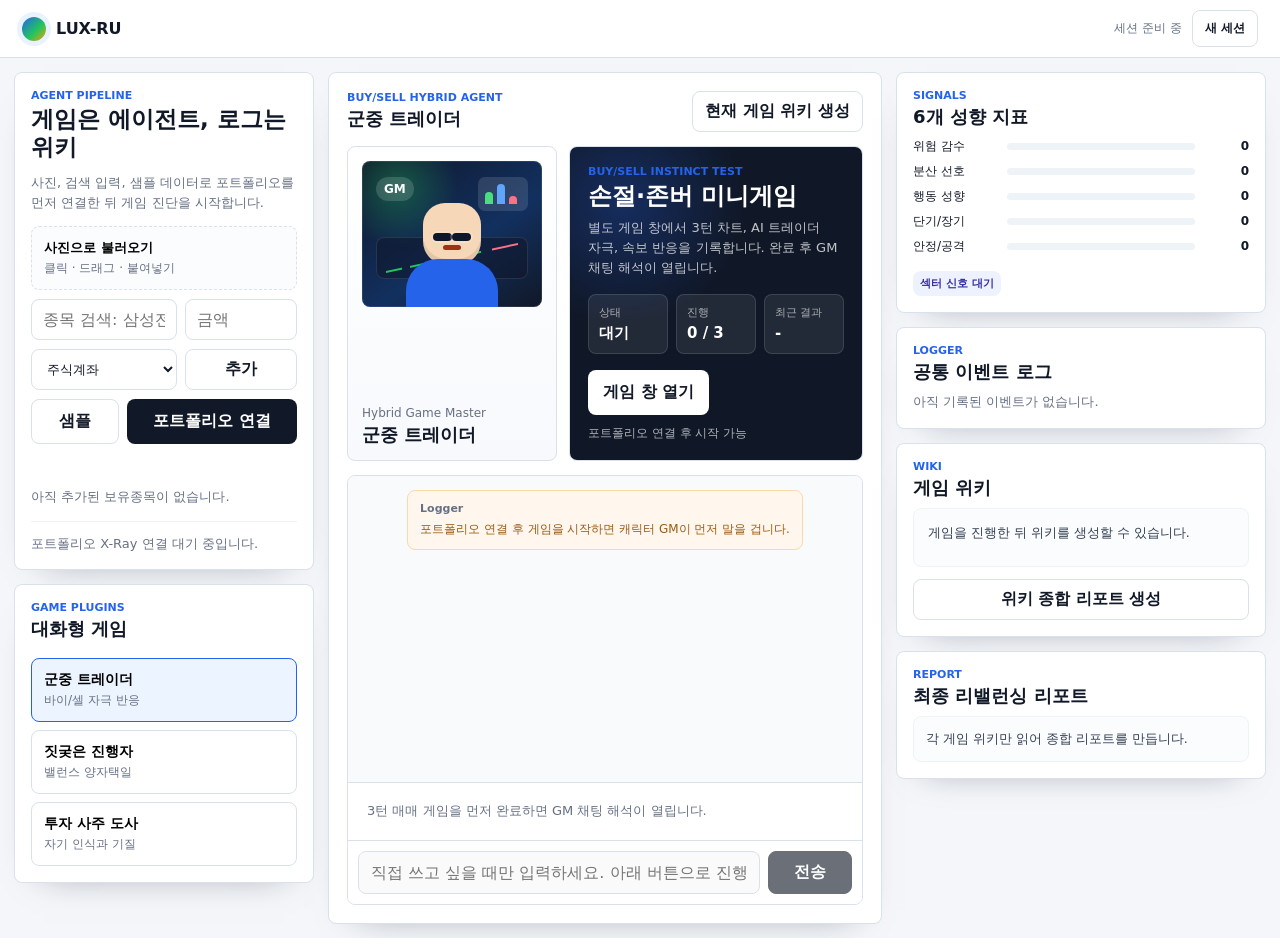
<file: static/interactive.html>
<!DOCTYPE html>
<html lang="ko">
<head>
  <meta charset="UTF-8">
  <meta name="viewport" content="width=device-width, initial-scale=1.0">
  <title>LUX-RU 대화형 AI 진단 게임</title>
  <link rel="stylesheet" href="/static/css/interactive.css">
</head>
<body>
  <div class="app-shell">
    <header class="topbar">
      <a class="brand" href="/"><span class="mark"></span><span>LUX-RU</span></a>
      <div class="session-strip">
        <span id="sessionId">세션 준비 중</span>
        <button id="resetSessionBtn" type="button">새 세션</button>
      </div>
    </header>

    <main class="workspace">
      <aside class="rail" aria-label="게임과 포트폴리오">
        <section class="panel">
          <div class="section-head">
            <span class="eyebrow">Agent Pipeline</span>
            <h1>게임은 에이전트, 로그는 위키</h1>
          </div>
          <p class="muted">사진, 검색 입력, 샘플 데이터로 포트폴리오를 먼저 연결한 뒤 게임 진단을 시작합니다.</p>
          <div class="portfolio-builder">
            <button class="upload-zone" id="screenshotDropZone" type="button">
              <input type="file" id="screenshotFileInput" accept="image/png,image/jpeg,image/jpg,image/webp" hidden>
              <strong>사진으로 불러오기</strong>
              <span>클릭 · 드래그 · 붙여넣기</span>
            </button>
            <div class="builder-row">
              <div class="search-wrap">
                <input id="tickerInput" type="text" placeholder="종목 검색: 삼성전자, QQQ">
                <div class="suggest-box" id="tickerSuggest"></div>
              </div>
              <input id="amountInput" type="number" min="1" step="10000" placeholder="금액">
            </div>
            <div class="builder-row">
              <select id="accountTypeInput">
                <option value="taxable">주식계좌</option>
                <option value="pension_saving">연금저축</option>
                <option value="isa">ISA</option>
                <option value="irp">IRP</option>
              </select>
              <button class="secondary-action" id="addPositionBtn" type="button">추가</button>
            </div>
            <div class="builder-row builder-actions">
              <button class="secondary-action compact-action" id="samplePortfolioBtn" type="button">샘플</button>
              <button class="primary-action" id="initSessionBtn" type="button">포트폴리오 연결</button>
            </div>
            <div class="screenshot-status" id="screenshotStatus"></div>
            <div class="screenshot-warnings" id="screenshotWarnings"></div>
            <div class="position-list" id="positionList"></div>
          </div>
          <div class="portfolio-summary" id="portfolioSummary">
            <div class="empty">포트폴리오 X-Ray 연결 대기 중입니다.</div>
          </div>
        </section>

        <section class="panel game-list">
          <div class="section-head compact">
            <span class="eyebrow">Game Plugins</span>
            <h2>대화형 게임</h2>
          </div>
          <button class="game-tab active" data-game="buy_sell" type="button">
            <strong>군중 트레이더</strong>
            <span>바이/셀 자극 반응</span>
          </button>
          <button class="game-tab" data-game="balance" type="button">
            <strong>짓궂은 진행자</strong>
            <span>밸런스 양자택일</span>
          </button>
          <button class="game-tab" data-game="saju" type="button">
            <strong>투자 사주 도사</strong>
            <span>자기 인식과 기질</span>
          </button>
        </section>
      </aside>

      <section class="stage" aria-label="대화형 게임">
        <div class="stage-head">
          <div>
            <span class="eyebrow" id="gameEyebrow">Hybrid Agent</span>
            <h2 id="gameTitle">군중 트레이더</h2>
          </div>
          <button class="secondary-action" id="finishGameBtn" type="button">현재 게임 위키 생성</button>
        </div>

        <section class="agent-scene" id="agentScene">
          <div class="persona-card">
            <div class="persona-avatar" id="personaAvatar">群</div>
            <div>
              <span id="personaRole">Game Master</span>
              <strong id="personaName">군중 트레이더</strong>
            </div>
          </div>
          <div class="visual-surface" id="visualSurface"></div>
        </section>

        <section class="chat-panel" aria-label="게임 대화">
          <div class="chat-transcript" id="chatTranscript"></div>
          <div class="quick-choices" id="quickChoices"></div>
          <form class="chat-form" id="chatForm">
            <input id="chatInput" type="text" autocomplete="off" placeholder="직접 쓰고 싶을 때만 입력하세요. 아래 버튼으로 진행할 수 있습니다.">
            <button id="sendChatBtn" type="submit">전송</button>
          </form>
        </section>
      </section>

      <aside class="inspector" aria-label="로그와 리포트">
        <section class="panel">
          <div class="section-head compact">
            <span class="eyebrow">Signals</span>
            <h2>6개 성향 지표</h2>
          </div>
          <div class="trait-grid" id="traitGrid"></div>
        </section>

        <section class="panel log-panel">
          <div class="section-head compact">
            <span class="eyebrow">Logger</span>
            <h2>공통 이벤트 로그</h2>
          </div>
          <div class="event-log" id="eventLog"></div>
        </section>

        <section class="panel wiki-panel">
          <div class="section-head compact">
            <span class="eyebrow">Wiki</span>
            <h2>게임 위키</h2>
          </div>
          <div class="markdown-box" id="wikiBox">게임을 진행한 뒤 위키를 생성할 수 있습니다.</div>
          <button class="secondary-action wide" id="synthesisBtn" type="button">위키 종합 리포트 생성</button>
        </section>

        <section class="panel report-panel">
          <div class="section-head compact">
            <span class="eyebrow">Report</span>
            <h2>최종 리밸런싱 리포트</h2>
          </div>
          <div class="markdown-box" id="reportBox">각 게임 위키만 읽어 종합 리포트를 만듭니다.</div>
        </section>
      </aside>
    </main>
  </div>
  <div class="game-modal-bg" id="tradeModalBg" aria-hidden="true">
    <div class="game-modal trade-modal" id="tradeModal" role="dialog" aria-modal="true" aria-label="손절·존버 미니게임"></div>
  </div>
  <script src="/static/js/interactive.js"></script>
</body>
</html>
</file>
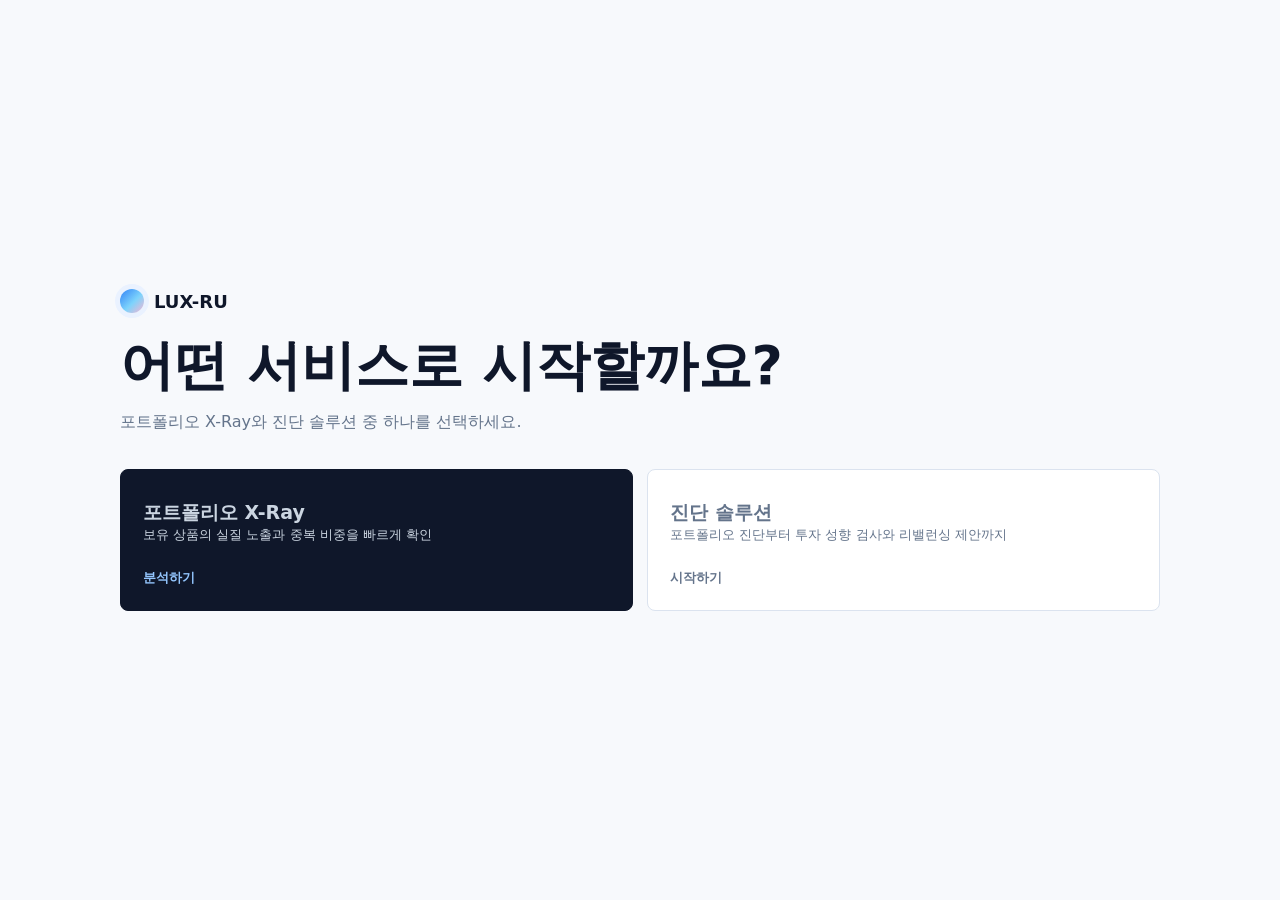
<file: static/landing.html>
<!DOCTYPE html>
<html lang="ko">
<head>
  <meta charset="UTF-8">
  <meta name="viewport" content="width=device-width, initial-scale=1.0">
  <title>LUX-RU</title>
  <style>
    *{box-sizing:border-box;margin:0;padding:0}
    body{
      min-height:100vh;
      background:#f7f9fc;
      color:#0f172a;
      font-family:-apple-system,BlinkMacSystemFont,'Pretendard','Segoe UI',system-ui,sans-serif;
      display:grid;
      place-items:center;
      padding:28px;
    }
    main{
      width:min(1040px,100%);
    }
    .brand{
      display:flex;
      align-items:center;
      gap:10px;
      font-size:18px;
      font-weight:800;
      letter-spacing:0;
      margin-bottom:24px;
    }
    .mark{
      width:24px;
      height:24px;
      border-radius:50%;
      background:linear-gradient(135deg,#3182f6,#7dd3fc 55%,#f7b6d2);
      box-shadow:0 0 0 5px #eaf2ff;
      flex:none;
    }
    h1{
      font-size:clamp(32px,5vw,54px);
      line-height:1.08;
      letter-spacing:0;
      font-weight:850;
      max-width:680px;
    }
    .lead{
      margin-top:14px;
      color:#64748b;
      font-size:16px;
      line-height:1.6;
      max-width:680px;
    }
    .choices{
      display:grid;
      grid-template-columns:repeat(auto-fit,minmax(240px,1fr));
      gap:14px;
      margin-top:34px;
    }
    .choice{
      min-height:142px;
      border:1px solid #dbe3ef;
      border-radius:8px;
      background:#fff;
      color:#0f172a;
      text-decoration:none;
      padding:22px;
      display:flex;
      flex-direction:column;
      justify-content:space-between;
      transition:transform .18s ease,border-color .18s ease,box-shadow .18s ease;
    }
    .choice:hover,.choice:focus-visible{
      transform:translateY(-2px);
      border-color:#3182f6;
      box-shadow:0 18px 36px -26px rgba(15,23,42,.45);
      outline:none;
    }
    .choice b{
      display:block;
      font-size:19px;
      line-height:1.3;
      word-break:keep-all;
      overflow-wrap:break-word;
    }
    .choice span{
      color:#64748b;
      font-size:13px;
      line-height:1.5;
      margin-top:8px;
      word-break:keep-all;
      overflow-wrap:break-word;
    }
    .go{
      align-self:flex-start;
      margin-top:18px;
      font-weight:800;
      color:#2563eb;
      font-size:13px;
    }
    .choice.primary{
      background:#0f172a;
      border-color:#0f172a;
      color:#fff;
    }
    .choice.primary span{color:#cbd5e1}
    .choice.primary .go{color:#93c5fd}
    @media(max-width:680px){
      body{place-items:start center;padding:24px 18px}
      main{padding-top:8vh}
      .choices{grid-template-columns:1fr}
      .choice{min-height:120px}
    }
  </style>
</head>
<body>
  <main>
    <div class="brand"><span class="mark"></span><span>LUX-RU</span></div>
    <h1>어떤 서비스로 시작할까요?</h1>
    <p class="lead">포트폴리오 X-Ray와 진단 솔루션 중 하나를 선택하세요.</p>
    <div class="choices" aria-label="서비스 선택">
      <a class="choice primary" href="/original">
        <span>
          <b>포트폴리오 X-Ray</b>
          <span>보유 상품의 실질 노출과 중복 비중을 빠르게 확인</span>
        </span>
        <span class="go">분석하기</span>
      </a>
      <a class="choice" href="/diagnosis-solution">
        <span>
          <b>진단 솔루션</b>
          <span>포트폴리오 진단부터 투자 성향 검사와 리밸런싱 제안까지</span>
        </span>
        <span class="go">시작하기</span>
      </a>
    </div>
  </main>
</body>
</html>
</file>
<file: static/css/interactive.css>
:root{
  --bg:#f4f6f9;
  --panel:#ffffff;
  --ink:#111827;
  --muted:#667085;
  --line:#d9e1ec;
  --soft:#eef3f8;
  --blue:#2563eb;
  --green:#159a67;
  --red:#d13f4a;
  --amber:#c47a12;
  --violet:#7c3aed;
  --shadow:0 16px 36px -30px rgba(15,23,42,.55);
}
*{box-sizing:border-box}
img,svg,canvas{max-width:100%}
body{
  margin:0;
  min-height:100vh;
  background:var(--bg);
  color:var(--ink);
  font-family:-apple-system,BlinkMacSystemFont,'Pretendard','Segoe UI',system-ui,sans-serif;
}
button,input{font:inherit}
button,input,select,textarea{min-width:0}
button{cursor:pointer}
button:disabled{cursor:default;opacity:.62}
h1,h2,.section-head,.muted,.primary-action,.secondary-action,.game-tab,.persona-card,.visual-surface,.bubble,.quick-choices button,.trade-launch p,.trade-note,.event-item,.markdown-box{
  word-break:keep-all;
  overflow-wrap:break-word;
}
.app-shell{min-height:100vh;display:flex;flex-direction:column}
.topbar{
  height:58px;
  display:flex;
  align-items:center;
  justify-content:space-between;
  padding:0 22px;
  background:rgba(255,255,255,.94);
  border-bottom:1px solid var(--line);
  position:sticky;
  top:0;
  z-index:20;
}
.brand{display:flex;align-items:center;gap:10px;color:var(--ink);text-decoration:none;font-weight:850}
.mark{width:24px;height:24px;border-radius:50%;background:linear-gradient(135deg,#2563eb,#22c55e 58%,#f59e0b);box-shadow:0 0 0 5px #eaf2ff}
.session-strip{display:flex;align-items:center;gap:10px;color:var(--muted);font-size:12px}
.session-strip button,.secondary-action{
  border:1px solid var(--line);
  background:#fff;
  color:var(--ink);
  border-radius:8px;
  padding:9px 12px;
  font-weight:750;
}
.workspace{
  flex:1;
  display:grid;
  grid-template-columns:300px minmax(440px,1fr) 370px;
  gap:14px;
  padding:14px;
  min-height:0;
}
.rail,.inspector{display:flex;flex-direction:column;gap:14px;min-width:0}
.panel,.stage{
  background:var(--panel);
  border:1px solid var(--line);
  border-radius:8px;
  box-shadow:var(--shadow);
}
.panel{padding:16px}
.stage{padding:18px;min-width:0;display:flex;flex-direction:column;gap:14px}
.section-head{margin-bottom:12px}
.section-head.compact{margin-bottom:10px}
.eyebrow{display:block;font-size:11px;font-weight:850;color:var(--blue);text-transform:uppercase;letter-spacing:0;margin-bottom:4px}
h1,h2{margin:0;letter-spacing:0;line-height:1.2}
h1{font-size:23px}
h2{font-size:18px}
.muted{color:var(--muted);font-size:13px;line-height:1.5;margin:0 0 14px}
.primary-action{
  width:100%;
  border:0;
  border-radius:8px;
  background:var(--ink);
  color:#fff;
  padding:12px 14px;
  font-weight:850;
}
.secondary-action:hover,.primary-action:hover,.game-tab:hover,.chat-form button:hover{border-color:var(--blue)}
.wide{width:100%;margin-top:12px}
.portfolio-builder{display:grid;gap:9px}
.upload-zone{
  width:100%;
  border:1px dashed var(--line);
  border-radius:8px;
  background:#fbfcfe;
  padding:12px;
  text-align:left;
  display:grid;
  gap:3px;
}
.upload-zone strong{font-size:13px}
.upload-zone span{font-size:12px;color:var(--muted)}
.upload-zone.drag-over{border-color:var(--blue);background:#ecf4ff}
.builder-row{display:grid;grid-template-columns:1fr 112px;gap:8px}
.builder-actions{grid-template-columns:88px 1fr;align-items:stretch}
.compact-action{width:auto;padding:9px 10px}
.builder-row input,.builder-row select{
  min-width:0;
  border:1px solid var(--line);
  border-radius:8px;
  padding:10px 11px;
  background:#fff;
  color:var(--ink);
}
.search-wrap{position:relative;min-width:0}
.search-wrap input{width:100%}
.suggest-box{
  display:none;
  position:absolute;
  left:0;
  right:0;
  top:calc(100% + 4px);
  z-index:30;
  background:#fff;
  border:1px solid var(--line);
  border-radius:8px;
  box-shadow:0 18px 36px -24px rgba(15,23,42,.6);
  max-height:230px;
  overflow:auto;
}
.suggest-box.open{display:block}
.suggest-box button{
  width:100%;
  border:0;
  border-bottom:1px solid var(--soft);
  background:#fff;
  padding:9px 10px;
  text-align:left;
}
.suggest-box button:last-child{border-bottom:0}
.suggest-box strong{display:block;font-size:12px}
.suggest-box span{display:block;color:var(--muted);font-size:11px;margin-top:2px}
.screenshot-status{min-height:16px;font-size:12px;color:var(--muted);line-height:1.4}
.screenshot-status.success{color:var(--green)}
.screenshot-status.error{color:var(--red)}
.screenshot-warnings{font-size:11px;color:var(--amber);line-height:1.4}
.screenshot-warnings ul{margin:0;padding-left:16px}
.position-list{display:grid;gap:7px;max-height:220px;overflow:auto}
.position-item{
  display:grid;
  grid-template-columns:minmax(0,1fr) auto 26px;
  gap:8px;
  align-items:center;
  border:1px solid var(--soft);
  border-radius:8px;
  padding:8px;
  background:#fff;
}
.position-item strong{display:block;font-size:12px;line-height:1.25}
.position-item span{display:block;color:var(--muted);font-size:11px;margin-top:2px}
.position-item b{font-size:12px;white-space:nowrap}
.position-item button{width:26px;height:26px;border:1px solid var(--line);border-radius:8px;background:#fff;color:var(--muted)}
.portfolio-summary{margin-top:14px;border-top:1px solid var(--soft);padding-top:12px}
.empty{color:var(--muted);font-size:13px;line-height:1.5}
.summary-row{display:flex;justify-content:space-between;gap:10px;padding:7px 0;border-bottom:1px solid var(--soft);font-size:13px}
.summary-row:last-child{border-bottom:0}
.summary-row b{font-variant-numeric:tabular-nums;text-align:right}
.game-list{display:flex;flex-direction:column;gap:8px}
.game-tab{
  width:100%;
  text-align:left;
  border:1px solid var(--line);
  background:#fff;
  border-radius:8px;
  padding:12px;
}
.game-tab strong,.game-tab span{min-width:0}
.game-tab.active{background:#ecf4ff;border-color:var(--blue)}
.game-tab strong{display:block;font-size:14px;margin-bottom:3px}
.game-tab span{display:block;color:var(--muted);font-size:12px}
.stage-head{display:flex;align-items:flex-start;justify-content:space-between;gap:12px}
.agent-scene{
  display:grid;
  grid-template-columns:210px minmax(0,1fr);
  gap:12px;
  min-height:244px;
}
.persona-card{
  border:1px solid var(--line);
  border-radius:8px;
  background:linear-gradient(180deg,#ffffff,#f7f9fc);
  padding:14px;
  display:flex;
  flex-direction:column;
  justify-content:space-between;
  min-height:244px;
}
.persona-avatar{
  width:100%;
  height:146px;
  border-radius:8px;
  position:relative;
  overflow:hidden;
  background:#111827;
  box-shadow:inset 0 0 0 1px rgba(255,255,255,.10);
}
.persona-avatar span,.persona-avatar i{position:absolute;display:block}
.persona-trader{background:radial-gradient(circle at 20% 18%,rgba(34,197,94,.34),transparent 32%),linear-gradient(145deg,#0f172a,#12305f 58%,#111827)}
.persona-balance{background:radial-gradient(circle at 74% 18%,rgba(251,191,36,.34),transparent 32%),linear-gradient(145deg,#1f2937,#334155 56%,#0f172a)}
.persona-saju{background:radial-gradient(circle at 76% 22%,rgba(250,204,21,.30),transparent 26%),linear-gradient(145deg,#35215f,#164e63 58%,#0f172a)}
.portrait-head{left:50%;top:42px;width:58px;height:62px;transform:translateX(-50%);border-radius:22px 22px 24px 24px;background:#f6d7b7;box-shadow:inset 0 -6px 0 rgba(0,0,0,.08)}
.portrait-head::before,.portrait-head::after{content:"";position:absolute;top:30px;width:7px;height:7px;border-radius:50%;background:#111827}
.portrait-head::before{left:17px}.portrait-head::after{right:17px}
.portrait-head i{left:50%;top:42px;width:18px;height:5px;transform:translateX(-50%);border-radius:99px;background:#9a3412}
.portrait-body{left:50%;bottom:-18px;width:92px;height:66px;transform:translateX(-50%);border-radius:32px 32px 18px 18px;background:#e5e7eb}
.persona-trader .portrait-body{background:#2563eb}.persona-balance .portrait-body{background:#475569}.persona-saju .portrait-body{background:#7c3aed}
.persona-trader .portrait-head::before,.persona-trader .portrait-head::after{width:19px;height:8px;border-radius:8px;background:#0f172a;box-shadow:0 0 0 2px rgba(255,255,255,.18)}
.persona-trader .portrait-head::before{left:10px}.persona-trader .portrait-head::after{right:10px}
.persona-trader .portrait-market-line{left:14px;right:14px;bottom:28px;height:42px;border-radius:8px;background:rgba(15,23,42,.55);box-shadow:inset 0 0 0 1px rgba(255,255,255,.10)}
.persona-trader .portrait-market-line::before{content:"";position:absolute;left:10px;right:10px;top:20px;height:2px;background:linear-gradient(90deg,#22c55e 12%,transparent 12% 18%,#22c55e 18% 28%,transparent 28% 34%,#fb7185 34% 47%,transparent 47% 53%,#22c55e 53% 72%,transparent 72% 80%,#fb7185 80%);transform:skewY(-12deg)}
.portrait-screen{right:14px;top:16px;width:50px;height:34px;border-radius:7px;background:rgba(255,255,255,.12);padding:7px;display:flex!important;align-items:end;gap:4px}
.portrait-screen b{display:block;width:8px;border-radius:4px 4px 0 0;background:#4ade80}
.portrait-screen b:nth-child(1){height:12px}.portrait-screen b:nth-child(2){height:20px;background:#60a5fa}.portrait-screen b:nth-child(3){height:8px;background:#fb7185}
.portrait-badge{left:14px;top:16px;border-radius:999px;background:rgba(255,255,255,.15);color:#fff;padding:5px 8px;font-size:10px;font-weight:900}
.portrait-scale{left:26px;right:26px;top:18px;height:42px}
.portrait-scale::before{content:"";position:absolute;left:50%;top:0;width:3px;height:48px;transform:translateX(-50%);border-radius:99px;background:#e5e7eb}
.portrait-scale i{top:18px;width:38px;height:18px;border:2px solid #fbbf24;border-top:0;border-radius:0 0 20px 20px}
.portrait-scale i:first-child{left:8px;transform:rotate(-7deg)}.portrait-scale i:nth-child(2){right:8px;transform:rotate(7deg)}
.portrait-scale b{position:absolute;left:50%;top:13px;width:98px;height:2px;transform:translateX(-50%);background:#e5e7eb}
.portrait-choice{bottom:14px;width:32px;height:32px;border-radius:10px;display:grid!important;place-items:center;background:rgba(255,255,255,.15);color:#fff;font-weight:900}
.portrait-choice.left{left:16px}.portrait-choice.right{right:16px}
.persona-saju .portrait-head{background:#ead5b7}
.persona-saju .portrait-head::before,.persona-saju .portrait-head::after{top:28px}
.persona-saju .portrait-head i{width:26px;height:7px;background:#6b3f24}
.portrait-orbit{left:18px;top:18px;width:54px;height:54px;border:1px solid rgba(255,255,255,.38);border-radius:50%}
.portrait-orbit::before{content:"";position:absolute;right:3px;top:8px;width:8px;height:8px;border-radius:50%;background:#facc15}
.portrait-scroll{right:14px;bottom:16px;width:52px;height:44px;border-radius:8px;background:#f8fafc;padding:9px;box-shadow:0 8px 18px rgba(15,23,42,.20)}
.portrait-scroll b{position:static;display:block;height:4px;border-radius:99px;background:#94a3b8;margin-bottom:6px}
.portrait-scroll b:nth-child(2){width:72%}.portrait-scroll b:nth-child(3){width:46%}
.portrait-moon{right:23px;top:20px;width:24px;height:24px;border-radius:50%;background:#fde68a;box-shadow:-7px 0 0 #164e63}
.portrait-fallback{inset:0;display:grid!important;place-items:center;color:#fff;font-size:42px;font-weight:900}
.persona-card span{display:block;color:var(--muted);font-size:12px;margin-bottom:4px}
.persona-card .persona-avatar span{margin-bottom:0;color:inherit}
.persona-card .persona-avatar .portrait-badge,.persona-card .persona-avatar .portrait-choice{color:#fff}
.persona-card strong{font-size:18px;line-height:1.25}
.visual-surface{
  min-height:244px;
  border:1px solid var(--line);
  border-radius:8px;
  background:#101828;
  overflow:hidden;
  position:relative;
}
.market-board{height:100%;display:grid;grid-template-rows:auto 1fr auto;gap:10px;padding:14px;color:#fff}
.market-top{display:flex;align-items:center;justify-content:space-between;gap:10px}
.market-top strong{font-size:15px}
.market-chip{font-variant-numeric:tabular-nums;font-weight:850}
.market-canvas{width:100%;height:132px;display:block}
.crowd-strip{display:grid;grid-template-columns:repeat(4,1fr);gap:8px}
.crowd-card{min-width:0;border:1px solid rgba(255,255,255,.12);border-radius:8px;padding:8px;background:rgba(255,255,255,.07);font-size:12px;line-height:1.35}
.dilemma-board,.saju-board{height:100%;display:grid;gap:12px;padding:14px;background:#fbfcfe;color:var(--ink)}
.dilemma-pair{display:grid;grid-template-columns:1fr 1fr;gap:10px}
.dilemma-card,.saju-card{
  border:1px solid var(--line);
  border-radius:8px;
  padding:14px;
  background:#fff;
  min-height:104px;
}
.dilemma-card b,.saju-card b{display:block;margin-bottom:6px}
.dilemma-card span,.saju-card span{display:block;color:var(--muted);font-size:13px;line-height:1.45}
.saju-orbit{display:grid;grid-template-columns:repeat(4,1fr);gap:8px}
.saju-token{border-radius:8px;padding:10px;text-align:center;font-weight:850;color:#fff;background:var(--violet)}
.saju-token:nth-child(2){background:var(--green)}
.saju-token:nth-child(3){background:var(--amber)}
.saju-token:nth-child(4){background:var(--red)}
.trade-sim{height:100%;display:grid;grid-template-rows:auto auto 8px 1fr auto;gap:10px;padding:14px;color:#fff}
.trade-head{display:flex;align-items:flex-start;justify-content:space-between;gap:10px}
.trade-head h2{color:#fff}
.trade-head button{
  border:1px solid rgba(255,255,255,.2);
  background:rgba(255,255,255,.08);
  color:#fff;
  border-radius:8px;
  padding:9px 11px;
  font-weight:850;
}
.trade-metrics{display:grid;grid-template-columns:repeat(4,1fr);gap:8px}
.trade-metrics div{min-width:0;border:1px solid rgba(255,255,255,.12);border-radius:8px;padding:8px;background:rgba(255,255,255,.07)}
.trade-metrics span{display:block;color:rgba(255,255,255,.65);font-size:10px;margin-bottom:3px}
.trade-metrics b{font-size:13px;font-variant-numeric:tabular-nums}
.timer-line{height:8px;border-radius:99px;background:rgba(255,255,255,.1);overflow:hidden}
.timer-line i{display:block;height:100%;background:linear-gradient(90deg,var(--green),var(--amber),var(--red));border-radius:99px}
.trade-canvas{display:block;width:100%;height:122px;min-height:122px;border:1px solid rgba(255,255,255,.1);border-radius:8px;background:#0b1220}
.trade-actions{display:grid;grid-template-columns:1fr 1fr;gap:8px}
.trade-actions button{
  border:0;
  border-radius:8px;
  padding:12px;
  color:#fff;
  font-weight:900;
}
.trade-actions button:first-child{background:linear-gradient(135deg,#2563eb,#38bdf8)}
.trade-actions button:last-child{background:linear-gradient(135deg,#d13f4a,#fb7185)}
.trade-actions button:disabled{background:rgba(255,255,255,.12);color:rgba(255,255,255,.45)}
.trade-launch{height:100%;display:grid;align-content:center;gap:16px;padding:18px;color:#fff;background:radial-gradient(circle at 18% 18%,rgba(37,99,235,.28),transparent 34%),#101828}
.trade-launch h2{font-size:24px;color:#fff;margin-bottom:7px}
.trade-launch p{margin:0;max-width:560px;color:rgba(255,255,255,.74);font-size:13px;line-height:1.55}
.trade-launch-grid{display:grid;grid-template-columns:repeat(3,1fr);gap:8px}
.trade-launch-grid div{min-width:0;border:1px solid rgba(255,255,255,.12);border-radius:8px;background:rgba(255,255,255,.08);padding:10px}
.trade-launch-grid span{display:block;color:rgba(255,255,255,.62);font-size:11px;margin-bottom:3px}
.trade-launch-grid b{font-size:15px}
.trade-launch-actions{display:flex;align-items:center;gap:10px;flex-wrap:wrap}
.trade-launch-actions button{
  border:0;
  border-radius:8px;
  background:#fff;
  color:#111827;
  padding:12px 15px;
  font-weight:900;
}
.trade-launch-actions span{font-size:12px;color:rgba(255,255,255,.66)}
.game-modal-bg{
  position:fixed;
  inset:0;
  z-index:80;
  display:none;
  align-items:center;
  justify-content:center;
  padding:20px;
  background:rgba(15,23,42,.52);
  backdrop-filter:blur(4px);
}
.game-modal-bg.open{display:flex}
.game-modal{
  width:min(760px,100%);
  max-height:92vh;
  overflow:auto;
  border-radius:14px;
  background:#fff;
  color:var(--ink);
  box-shadow:0 28px 80px -30px rgba(15,23,42,.72);
}
.game-modal::-webkit-scrollbar{width:8px}
.game-modal::-webkit-scrollbar-thumb{background:#cbd5e1;border-radius:8px}
.modal-head{display:flex;justify-content:space-between;gap:14px;align-items:flex-start;padding:20px 22px 0}
.modal-head.compact{padding-bottom:0}
.modal-head h2{font-size:22px}
.modal-close{
  width:34px;
  height:34px;
  border:1px solid var(--line);
  border-radius:8px;
  background:#fff;
  color:var(--muted);
  font-size:22px;
  line-height:1;
}
.modal-close:hover{border-color:var(--blue);color:var(--blue);background:#ecf4ff}
.modal-body{padding:18px 22px 22px}
.trade-intro-card{border:1px solid var(--line);border-radius:12px;background:#f8fafc;padding:18px}
.trade-intro-icon{font-size:36px;margin-bottom:8px}
.trade-intro-card h3{margin:0 0 8px;font-size:20px;line-height:1.3}
.trade-intro-card p{margin:0;color:var(--muted);font-size:13px;line-height:1.55}
.trade-rule-grid{display:grid;grid-template-columns:repeat(3,1fr);gap:9px;margin:15px 0}
.trade-rule-grid div{min-width:0;border:1px solid var(--line);border-radius:10px;background:#fff;padding:11px}
.trade-rule-grid b{display:grid;place-items:center;width:24px;height:24px;border-radius:50%;background:#111827;color:#fff;font-size:12px;margin-bottom:7px}
.trade-rule-grid span{font-size:12px;font-weight:800}
.trade-stock-label{display:block;margin:12px 0 6px;font-size:12px;color:var(--muted);font-weight:800}
.trade-stock-row{display:grid;grid-template-columns:1fr 124px;gap:8px}
.trade-stock-row input{border:1px solid var(--line);border-radius:8px;padding:11px 12px}
.trade-stock-row button{border:0;border-radius:8px;background:#111827;color:#fff;font-weight:900}
.trade-quick-stocks{display:flex;gap:7px;flex-wrap:wrap;margin-top:10px}
.trade-quick-stocks button{border:1px solid var(--line);border-radius:999px;background:#fff;padding:7px 11px;font-size:12px;font-weight:780}
.trade-quick-stocks button:hover{border-color:var(--blue);color:var(--blue);background:#ecf4ff}
.trade-prev-result,.trade-disclaimer{margin-top:12px;color:var(--muted);font-size:12px;line-height:1.5}
.trade-game-body{display:grid;gap:10px}
.trade-game-head{display:flex;align-items:flex-start;justify-content:space-between;gap:12px}
.trade-game-head strong{display:block;font-size:18px}
.trade-game-head span{display:block;color:var(--muted);font-size:13px;margin-top:2px;font-variant-numeric:tabular-nums}
.trade-game-head b{border-radius:999px;background:#e9f2ff;color:#1d4ed8;padding:6px 10px;font-size:12px}
.trade-rounds{display:flex;gap:6px}
.trade-rounds i{height:6px;flex:1;border-radius:999px;background:#e5e7eb}
.trade-rounds i.active{background:#ffb800}
.trade-rounds i.win{background:#159a67}
.trade-rounds i.loss{background:#d13f4a}
.trade-timer-row{display:grid;grid-template-columns:auto 1fr;gap:14px;align-items:center;border:1px solid var(--line);border-radius:12px;background:#f8fafc;padding:12px}
.trade-timer{position:relative;width:78px;height:78px;flex:none}
.trade-timer svg{width:100%;height:100%;transform:rotate(-90deg)}
.trade-timer .timer-bg{fill:none;stroke:#e5e7eb;stroke-width:8}
.trade-timer .timer-progress{fill:none;stroke:#00d68f;stroke-width:8;stroke-linecap:round}
.trade-timer #tradeTimerText{position:absolute;inset:0;display:grid;place-items:center;font-size:20px;font-weight:900;font-variant-numeric:tabular-nums}
#tradeTimerStatus{font-size:11px;color:var(--muted);font-weight:800;margin-bottom:4px}
#tradeInstruction{display:block;font-size:16px;margin-bottom:3px}
#tradeSub{display:block;color:var(--muted);font-size:12px}
.trade-price-grid{display:grid;grid-template-columns:repeat(3,1fr);gap:9px}
.trade-price-grid div{min-width:0;border:1px solid var(--line);border-radius:10px;background:#fff;padding:11px;text-align:center}
.trade-price-grid span{display:block;color:var(--muted);font-size:11px;margin-bottom:4px}
.trade-price-grid b{font-size:16px;font-variant-numeric:tabular-nums}
.ai-trader{display:flex;gap:10px;align-items:center;border-left:3px solid var(--violet);border-radius:10px;background:linear-gradient(135deg,rgba(124,58,237,.10),rgba(37,99,235,.07));padding:10px 12px}
.ai-trader-avatar{font-size:22px;flex:none}
.ai-trader span{display:block;color:var(--violet);font-size:11px;font-weight:900;margin-bottom:2px}
.ai-trader b{display:block;font-size:13px;line-height:1.4}
.news-ticker{display:none;border-left:3px solid #ffb800;border-radius:10px;background:#fff7ed;color:#92400e;padding:9px 11px;font-size:12px;line-height:1.4}
.news-ticker strong{margin-right:7px}
.trade-chart-wrap{position:relative;height:230px;border:1px solid var(--line);border-radius:12px;background:#0f172a;overflow:hidden}
.trade-chart-wrap canvas{display:block;width:100%;height:100%}
.status-badge{position:absolute;left:10px;top:10px;z-index:2;border-radius:999px;padding:5px 9px;font-size:11px;font-weight:900}
.status-badge.waiting{background:rgba(148,163,184,.18);color:#cbd5e1}
.status-badge.holding{background:rgba(21,154,103,.18);color:#86efac}
.status-badge.done{background:rgba(255,184,0,.18);color:#fde68a}
.heart-rate{position:absolute;right:10px;top:10px;z-index:2;border-radius:999px;background:rgba(209,63,74,.18);color:#fecaca;padding:5px 9px;font-size:11px;font-weight:900}
.modal-actions{margin-top:0}
.trade-action{display:flex;align-items:center;justify-content:center;gap:8px;flex-direction:column}
.trade-action span{font-size:10px;opacity:.86;font-weight:600}
.trade-note{min-height:44px;border-radius:10px;background:#f8fafc;border:1px solid var(--line);padding:10px 12px;font-size:12.5px;line-height:1.45;color:#344054}
.trade-toast{position:fixed;left:50%;top:50%;z-index:120;transform:translate(-50%,-50%);min-width:220px;border:2px solid #ffb800;border-radius:16px;background:#111827;color:#fff;padding:18px;text-align:center;box-shadow:0 24px 60px rgba(0,0,0,.42)}
.trade-toast strong,.trade-toast span{display:block}
.trade-toast b{display:block;font-size:28px;margin:8px 0;font-variant-numeric:tabular-nums}
.trade-toast b.win{color:#86efac}
.trade-toast b.loss{color:#fb7185}
.trade-countdown-overlay{position:fixed;inset:0;z-index:110;display:grid;place-items:center;background:rgba(15,23,42,.88);color:#fff}
.trade-countdown-label{font-size:14px;color:#cbd5e1;margin-bottom:6px;text-align:center}
.trade-countdown-num{font-size:96px;font-weight:950;color:#ffb800;line-height:1}
.trade-result-card{border:1px solid var(--line);border-radius:12px;background:#f8fafc;padding:18px;text-align:center}
.trade-result-icon{font-size:42px;margin-bottom:8px}
.trade-result-card strong{display:block;font-size:20px}
.trade-result-card p{margin:8px auto 0;max-width:520px;color:var(--muted);font-size:13px;line-height:1.5}
.trade-result-grid{display:grid;grid-template-columns:repeat(4,1fr);gap:9px;margin-top:12px}
.trade-result-grid div,.trade-turn-list div{min-width:0;border:1px solid var(--line);border-radius:10px;background:#fff;padding:10px}
.trade-result-grid span,.trade-turn-list span{display:block;color:var(--muted);font-size:11px;margin-bottom:4px}
.trade-result-grid b{font-size:15px}
.trade-turn-list{display:grid;gap:8px;margin-top:12px}
.trade-turn-list b{display:block;font-size:13px;margin-bottom:3px}
.trade-result-actions{display:grid;grid-template-columns:1fr 1fr 1fr;gap:8px;margin-top:14px}
.saju-inputs{display:grid;grid-template-columns:1fr 1fr auto;gap:8px}
.saju-inputs input,.saju-inputs button{
  border:1px solid var(--line);
  border-radius:8px;
  padding:10px;
  background:#fff;
}
.saju-inputs button{font-weight:850}
.mansae-grid{display:grid;grid-template-columns:repeat(4,1fr);gap:8px}
.mansae-card{border:1px solid var(--line);border-radius:8px;background:#fff;padding:10px;text-align:center}
.mansae-card span{display:block;color:var(--muted);font-size:11px;margin-bottom:4px}
.mansae-card b{display:block;font-size:18px}
.mansae-card em{display:block;color:var(--muted);font-size:11px;font-style:normal;margin-top:3px}
.chat-panel{
  border:1px solid var(--line);
  border-radius:8px;
  overflow:hidden;
  display:grid;
  grid-template-rows:minmax(260px,1fr) auto auto;
  min-height:430px;
}
.chat-transcript{
  padding:14px;
  display:flex;
  flex-direction:column;
  gap:10px;
  overflow:auto;
  background:#f8fafc;
}
.bubble{max-width:82%;border-radius:8px;padding:10px 12px;font-size:14px;line-height:1.48;white-space:pre-wrap}
.bubble.gm{align-self:flex-start;background:#fff;border:1px solid var(--line)}
.bubble.user{align-self:flex-end;background:#e9f2ff;border:1px solid #cbdfff}
.bubble.system{align-self:center;background:#fff7ed;border:1px solid #fed7aa;color:#9a5b13;max-width:94%;font-size:12px}
.bubble small{display:block;color:var(--muted);font-size:11px;margin-bottom:4px;font-weight:800}
.quick-choices{display:grid;grid-template-columns:repeat(3,1fr);gap:8px;padding:10px;border-top:1px solid var(--line);background:#fff}
.quick-lock{grid-column:1 / -1;color:var(--muted);font-size:13px;line-height:1.45;padding:9px}
.quick-choices button{
  border:1px solid var(--line);
  border-radius:8px;
  background:#fff;
  min-height:52px;
  padding:10px 11px;
  font-size:12.8px;
  font-weight:780;
  line-height:1.35;
  text-align:left;
}
.quick-choices button:hover{background:#ecf4ff;border-color:var(--blue)}
.chat-form{display:grid;grid-template-columns:1fr 84px;gap:8px;padding:10px;border-top:1px solid var(--line);background:#fff}
.chat-form input{border:1px solid var(--line);border-radius:8px;padding:11px 12px;min-width:0}
.chat-form button{border:1px solid var(--ink);background:var(--ink);color:#fff;border-radius:8px;font-weight:850}
.trait-grid{display:grid;gap:8px}
.trait-row{display:grid;grid-template-columns:86px 1fr 46px;gap:8px;align-items:center;font-size:12px}
.trait-row span{min-width:0}
.trait-track{height:7px;background:var(--soft);border-radius:99px;position:relative;overflow:hidden}
.trait-fill{position:absolute;top:0;bottom:0;left:50%;background:var(--blue);border-radius:99px}
.trait-row b{text-align:right;font-variant-numeric:tabular-nums}
.sector-tags{display:flex;flex-wrap:wrap;gap:6px;margin-top:8px}
.sector-tags span{background:#eef2ff;color:#3730a3;border-radius:8px;padding:5px 7px;font-size:11px;font-weight:800}
.event-log{display:flex;flex-direction:column;gap:8px;max-height:250px;overflow:auto}
.event-item{border:1px solid var(--soft);border-radius:8px;padding:9px;background:#fff}
.event-item strong{display:block;font-size:12px;margin-bottom:3px}
.event-item span{display:block;color:var(--muted);font-size:11px;line-height:1.4}
.markdown-box{
  border:1px solid var(--soft);
  border-radius:8px;
  background:#fbfcfe;
  padding:12px;
  color:#344054;
  font-size:12.5px;
  line-height:1.55;
  white-space:pre-wrap;
  max-height:290px;
  overflow:auto;
}
.markdown-box.markdown-rendered{
  white-space:normal;
  padding:14px;
}
.markdown-rendered h2,.markdown-rendered h3,.markdown-rendered h4,.markdown-rendered h5{margin:14px 0 7px;color:var(--ink);line-height:1.28}
.markdown-rendered h2:first-child,.markdown-rendered h3:first-child{margin-top:0}
.markdown-rendered h2{font-size:16px}.markdown-rendered h3{font-size:14px}.markdown-rendered h4,.markdown-rendered h5{font-size:13px}
.markdown-rendered p{margin:0 0 9px}
.markdown-rendered ul{margin:0 0 10px;padding-left:18px}
.markdown-rendered li{margin:4px 0}
.markdown-rendered code{border-radius:6px;background:#eef2f7;padding:1px 5px;font-size:11.5px}
.markdown-rendered hr{border:0;border-top:1px solid var(--line);margin:14px 0}
.md-table-wrap{overflow:auto;margin:10px 0;border:1px solid var(--line);border-radius:8px;background:#fff}
.md-table-wrap table{width:100%;border-collapse:collapse;font-size:12px}
.md-table-wrap th,.md-table-wrap td{padding:8px 9px;border-bottom:1px solid var(--soft);text-align:left;vertical-align:top}
.md-table-wrap th{background:#f3f6fb;color:var(--ink);font-weight:850}
.md-table-wrap tr:last-child td{border-bottom:0}
@media(max-width:1140px){
  .workspace{grid-template-columns:290px 1fr}
  .inspector{grid-column:1 / -1;display:grid;grid-template-columns:1fr 1fr}
  .report-panel{grid-column:1 / -1}
}
@media(max-width:980px){
  .quick-choices{grid-template-columns:repeat(2,1fr)}
  .agent-scene{grid-template-columns:180px minmax(0,1fr)}
}
@media(max-width:780px){
  .topbar{height:auto;align-items:flex-start;gap:10px;flex-direction:column;padding:14px}
  .workspace{grid-template-columns:1fr;padding:10px}
  .inspector{display:flex}
  .agent-scene,.dilemma-pair,.quick-choices,.trade-metrics,.mansae-grid,.saju-inputs,.builder-row,.trade-launch-grid,.trade-rule-grid,.trade-stock-row,.trade-timer-row,.trade-price-grid,.trade-result-grid,.trade-result-actions{grid-template-columns:1fr}
  .persona-card{min-height:auto;gap:16px}
  .stage-head{flex-direction:column}
  .game-modal-bg{padding:10px}
  .game-modal{width:100%;border-radius:12px}
  .modal-head,.modal-body{padding-left:16px;padding-right:16px}
  .trade-chart-wrap{height:210px}
  .bubble{max-width:94%}
  .chat-form{grid-template-columns:1fr}
  .chat-form button{min-height:44px}
  .position-item{grid-template-columns:minmax(0,1fr) 26px}
  .position-item b{grid-column:1 / -1;text-align:left}
}
</file>
